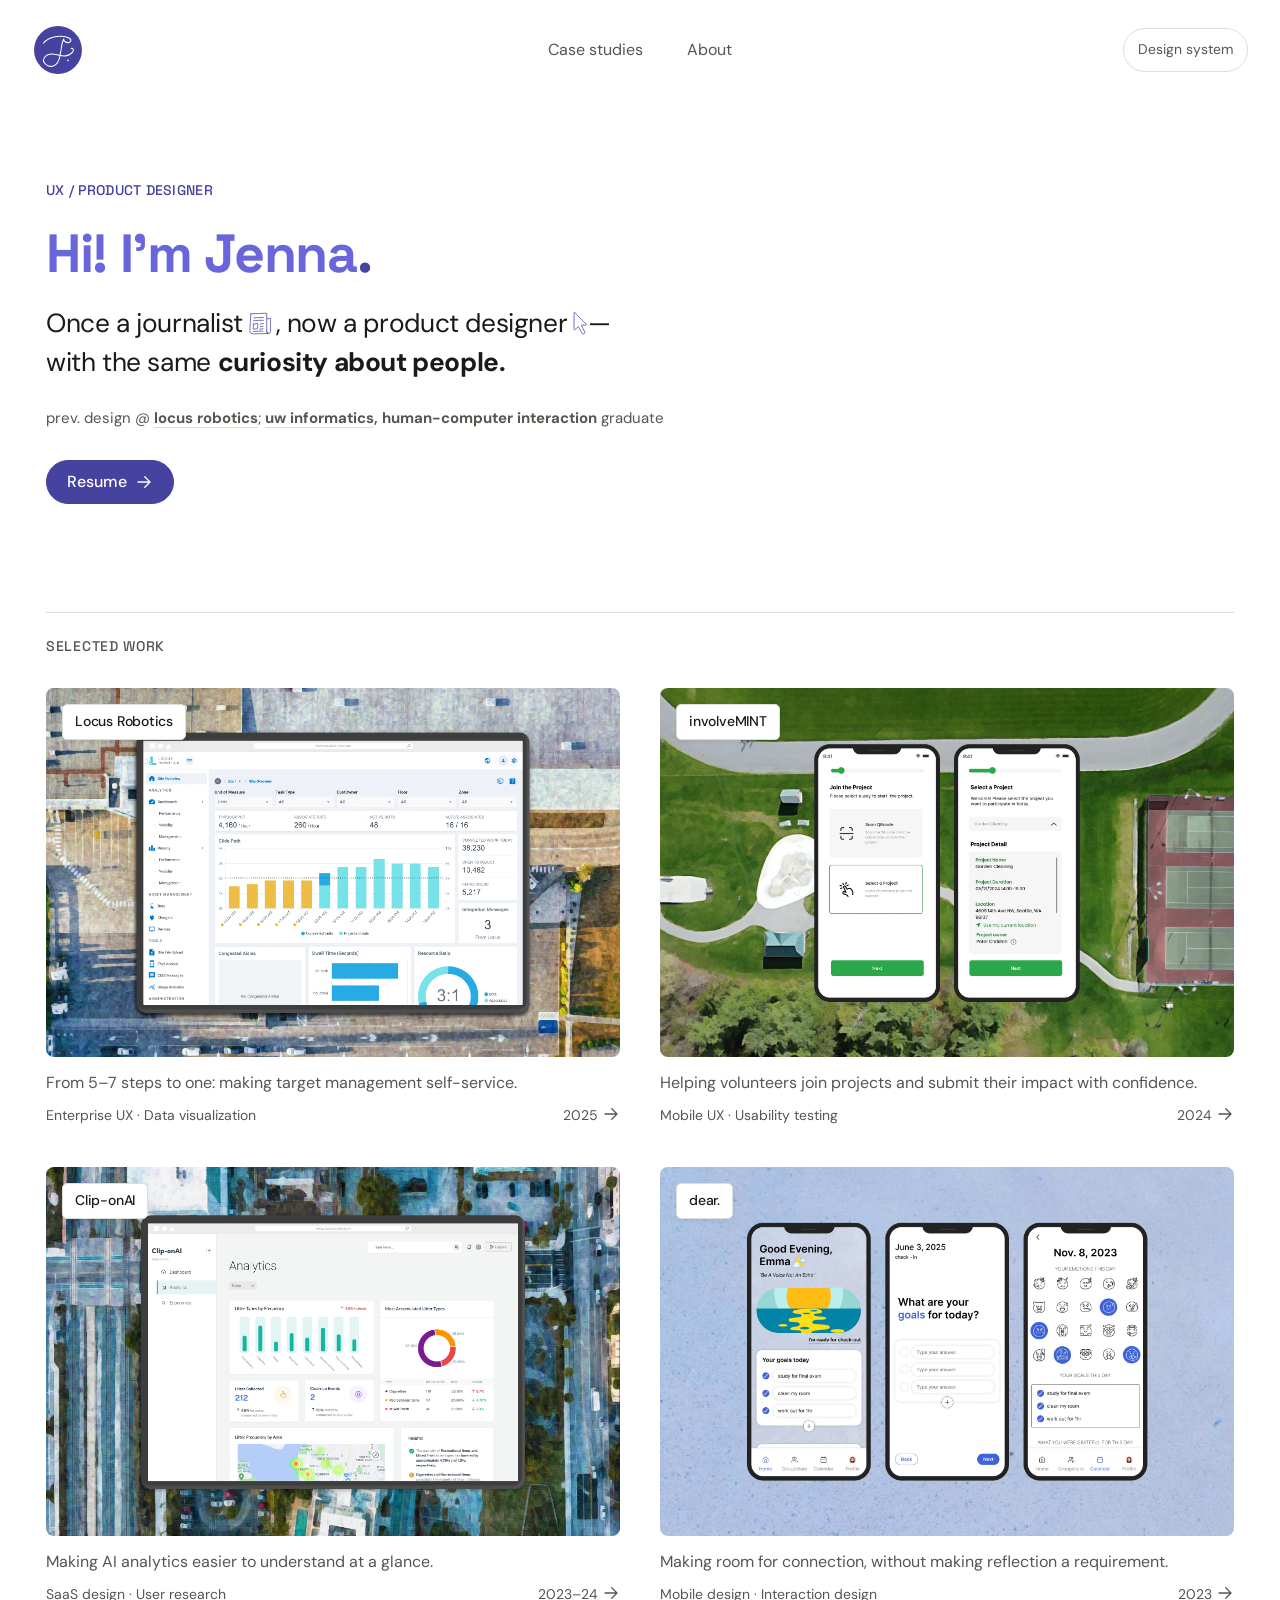
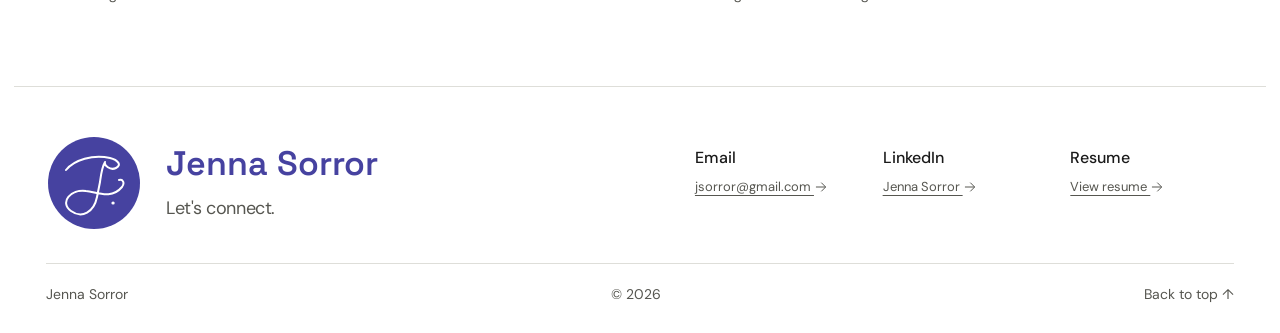
<file: index.html>
<!DOCTYPE html>

<html lang="en"><head><link as="font" crossorigin="" href="/assets/space-grotesk-variable.ttf" rel="preload" type="font/ttf"/><meta charset="utf-8"/><meta content="width=device-width,initial-scale=1" name="viewport"/><title>UX Design Portfolio | Jenna Sorror</title><meta content="Jenna Sorror — UX designer blending storytelling, accessible design, and clear digital experiences." name="description"/><link as="font" crossorigin="" href="/assets/sans.woff2" rel="preload" type="font/woff2"/><link href="/design-tokens.css?v=745b3ae3ad" rel="stylesheet"/><link href="/style.css?v=02c57d635f" rel="stylesheet"/><script defer="" src="/app.js?v=f44a3ab343"></script><link href="/design-system.css?v=8ac322d73a" rel="stylesheet"/><link href="/assets/brand-mark.svg?v=8d9b8e1a7a" rel="icon" sizes="any" type="image/svg+xml"/><link href="/favicon.ico?v=8d9b8e1a7a" rel="icon" sizes="16x16 32x32 48x48" type="image/x-icon"/><link href="/assets/favicon-32.png?v=8d9b8e1a7a" rel="icon" sizes="32x32" type="image/png"/><link href="/assets/apple-touch-icon.png?v=8d9b8e1a7a" rel="apple-touch-icon"/><link href="/system.css?v=2609588180" rel="stylesheet"/></head><body id="top"><a class="skip" href="#main">Skip to content</a><header><a aria-label="Jenna Sorror home" class="home-mark" href="/"><svg aria-hidden="true" focusable="false" viewbox="0 0 96 96" xmlns="http://www.w3.org/2000/svg"><circle class="ribbon-disc" cx="48" cy="48" fill="#4642a0" r="46"></circle><path class="signature-j" d="M20 35C28 25 47 19 64 23C72 25 76 30 70 33C64 36 58 30 59 27C56 32 55 39 54 47L51 62C48 77 36 84 25 76C13 67 25 54 40 56C51 57 65 65 76 52C79 48 77 44 73 45" data-brand-stroke="" fill="none" pathlength="1" stroke="#fff" stroke-linecap="round" stroke-linejoin="round" stroke-width="2"></path><path class="signature-accent" d="M67 68h.1" data-brand-stroke="" fill="none" pathlength="1" stroke="#fff" stroke-linecap="round" stroke-linejoin="round" stroke-width="3.2"></path></svg></a><nav aria-label="Main navigation"><a href="/#works">Case studies</a><a href="/about/">About</a></nav><a class="system-link" href="/design-system/">Design system</a><button aria-controls="site-menu" aria-expanded="false" aria-label="Open navigation menu" class="mobile-menu-toggle" type="button"><svg aria-hidden="true" viewbox="0 0 32 32"><path d="M5 9h22M5 16h22M5 23h22"></path></svg></button></header><main id="main" tabindex="-1"><section class="home-hero"><div class="hero-introduction"><p class="eyebrow" style="margin-bottom:18px">UX / Product Designer</p><h1><span class="hero-name">Hi! I'm Jenna<span class="purple">.</span></span><span class="headline-story">Once a <span class="headline-word"><span class="headline-role-accent">journalist</span><svg aria-hidden="true" class="headline-icon headline-newspaper" focusable="false" viewbox="0 0 60 56"><path class="paper-contour" d="M10 8c11-1 23 0 34-1v38c0 7 8 7 8 0V18l-8 1M10 8 8 44c0 5 3 7 8 7l32-1M44 45c0 3 1 5 4 5"></path><path class="paper-contour" d="m16 30 9-1-1 11-9 1 1-11Z"></path><path class="newspaper-writing" d="M17 17c6-1 13-1 20-1" pathlength="1" style="--write-delay:0s"></path><path class="newspaper-writing" d="M16 23c7-1 14-1 21-1" pathlength="1" style="--write-delay:.15s"></path><path class="newspaper-writing" d="m30 30 7-1" pathlength="1" style="--write-delay:.3s"></path><path class="newspaper-writing" d="m30 36 6-1" pathlength="1" style="--write-delay:.45s"></path><path class="newspaper-writing" d="m29 41 7-1" pathlength="1" style="--write-delay:.6s"></path><path class="newspaper-writing" d="M15 46c7-1 14-1 21-1" pathlength="1" style="--write-delay:.75s"></path></svg></span>, now a <span class="headline-word"><span class="headline-role-accent">product designer</span><svg aria-hidden="true" class="headline-icon headline-cursor" focusable="false" viewbox="0 0 40 54"><g class="cursor-pointer"><path d="M7 5C14 12 24 22 31 29c1 1 1 2-1 2l-9 .2 7 14c1 2 0 3-2 4-2 1-3 0-4-2l-7-13-7 6c-1 1-2 1-2-1L6 8c0-2 0-3 1-3Z"></path></g><g class="cursor-click"><path d="m3 3-2-2M3 10l-3 .2M17 3l2-3"></path></g></svg>—</span><br/><span class="headline-conclusion">with the same <strong>curiosity about people.</strong></span></span></h1><p class="hero-sub">prev. design @ <a href="https://locusrobotics.com/" rel="noopener noreferrer" target="_blank"><strong>locus robotics</strong></a>; <a href="https://ischool.uw.edu/programs/informatics" rel="noopener noreferrer" target="_blank"><strong>uw informatics</strong></a><strong>, human-computer interaction</strong> graduate</p><a class="pill" href="https://drive.google.com/file/d/19zWwg7ZewwxNA2cMb1BsrC5pMy4s9Al8/view?usp=sharing" rel="noopener noreferrer" target="_blank">Resume <svg aria-hidden="true" class="arrow-icon" focusable="false" viewbox="0 0 24 24"><path d="M4 12h15M13 5l7 7-7 7"></path></svg><span class="sr-only"> (opens in a new tab)</span></a></div></section><section class="works" id="works"><div class="section-heading"><h2>Selected work</h2></div><div class="project-grid"><a class="project-card" href="/case-studies/locus/"><div class="card-image"><img alt="Locus Robotics original product mockup" height="5604" loading="lazy" src="/assets/0R4V6WIxp9sVbRbz611iLjFStI.webp" width="8928"/><div class="card-title"><h3>Locus Robotics</h3></div></div><div class="card-copy"><p>From 5–7 steps to one: making target management self-service.</p><div class="card-meta"><span class="tags">Enterprise UX · Data visualization</span><span>2025 <svg aria-hidden="true" class="arrow-icon" focusable="false" viewbox="0 0 24 24"><path d="M4 12h15M13 5l7 7-7 7"></path></svg></span></div></div></a><a class="project-card" href="/case-studies/involvemint/"><div class="card-image"><img alt="involveMINT original product mockup" height="5848" loading="lazy" src="/assets/ejK6WlOcx2nZmEd6pExPHQaFk.webp" width="8296"/><div class="card-title"><h3>involveMINT</h3></div></div><div class="card-copy"><p>Helping volunteers join projects and submit their impact with confidence.</p><div class="card-meta"><span class="tags">Mobile UX · Usability testing</span><span>2024 <svg aria-hidden="true" class="arrow-icon" focusable="false" viewbox="0 0 24 24"><path d="M4 12h15M13 5l7 7-7 7"></path></svg></span></div></div></a><a class="project-card" href="/case-studies/clip-onai/"><div class="card-image"><img alt="Clip-onAI original product mockup" height="5884" loading="lazy" src="/assets/FkuKgVPsbYbQZ12wokzLOCTg.webp" width="8928"/><div class="card-title"><h3>Clip-onAI</h3></div></div><div class="card-copy"><p>Making AI analytics easier to understand at a glance.</p><div class="card-meta"><span class="tags">SaaS design · User research</span><span>2023–24 <svg aria-hidden="true" class="arrow-icon" focusable="false" viewbox="0 0 24 24"><path d="M4 12h15M13 5l7 7-7 7"></path></svg></span></div></div></a><a class="project-card" href="/case-studies/dear/"><div class="card-image"><img alt="dear. original product mockup" height="5584" loading="lazy" src="/assets/hncKYhhkcksyzqhgR87JSJIQHY.webp" width="7920"/><div class="card-title"><h3>dear.</h3></div></div><div class="card-copy"><p>Making room for connection, without making reflection a requirement.</p><div class="card-meta"><span class="tags">Mobile design · Interaction design</span><span>2023 <svg aria-hidden="true" class="arrow-icon" focusable="false" viewbox="0 0 24 24"><path d="M4 12h15M13 5l7 7-7 7"></path></svg></span></div></div></a></div></section></main><footer><div class="footer-top"><div class="footer-identity"><a aria-label="Jenna Sorror home" class="footer-logo" href="/"><svg aria-hidden="true" focusable="false" viewbox="0 0 96 96" xmlns="http://www.w3.org/2000/svg"><circle class="ribbon-disc" cx="48" cy="48" fill="#4642a0" r="46"></circle><path class="signature-j" d="M20 35C28 25 47 19 64 23C72 25 76 30 70 33C64 36 58 30 59 27C56 32 55 39 54 47L51 62C48 77 36 84 25 76C13 67 25 54 40 56C51 57 65 65 76 52C79 48 77 44 73 45" data-brand-stroke="" fill="none" pathlength="1" stroke="#fff" stroke-linecap="round" stroke-linejoin="round" stroke-width="2"></path><path class="signature-accent" d="M67 68h.1" data-brand-stroke="" fill="none" pathlength="1" stroke="#fff" stroke-linecap="round" stroke-linejoin="round" stroke-width="3.2"></path></svg></a><div><p class="footer-name">Jenna Sorror</p><h2>Let's connect.</h2></div></div><div class="contacts"><a href="mailto:jsorror@gmail.com" rel="noopener noreferrer" target="_blank">Email <span>jsorror@gmail.com <svg aria-hidden="true" class="arrow-icon" focusable="false" viewbox="0 0 24 24"><path d="M4 12h15M13 5l7 7-7 7"></path></svg></span><span class="sr-only"> (opens in a new tab)</span></a><a href="https://www.linkedin.com/in/jennasorror/" rel="noopener noreferrer" target="_blank">LinkedIn <span>Jenna Sorror <svg aria-hidden="true" class="arrow-icon" focusable="false" viewbox="0 0 24 24"><path d="M4 12h15M13 5l7 7-7 7"></path></svg></span><span class="sr-only"> (opens in a new tab)</span></a><a href="https://drive.google.com/file/d/19zWwg7ZewwxNA2cMb1BsrC5pMy4s9Al8/view?usp=sharing" rel="noopener noreferrer" target="_blank">Resume <span>View resume <svg aria-hidden="true" class="arrow-icon" focusable="false" viewbox="0 0 24 24"><path d="M4 12h15M13 5l7 7-7 7"></path></svg></span><span class="sr-only"> (opens in a new tab)</span></a></div></div><div class="copyright"><a href="/">Jenna Sorror</a><span>© 2026</span><a href="#top">Back to top ↑</a></div></footer><dialog aria-label="Expanded project image"><button aria-label="Close image" class="close">Close ×</button><div class="image-stage"><img alt=""/></div><p class="viewer-caption"></p></dialog><dialog aria-label="Navigation menu" class="mobile-menu" id="site-menu"><div class="menu-top"><a aria-label="Jenna Sorror home" class="menu-home" href="/"><svg aria-hidden="true" focusable="false" viewbox="0 0 96 96" xmlns="http://www.w3.org/2000/svg"><circle class="ribbon-disc" cx="48" cy="48" fill="#4642a0" r="46"></circle><path class="signature-j" d="M20 35C28 25 47 19 64 23C72 25 76 30 70 33C64 36 58 30 59 27C56 32 55 39 54 47L51 62C48 77 36 84 25 76C13 67 25 54 40 56C51 57 65 65 76 52C79 48 77 44 73 45" data-brand-stroke="" fill="none" pathlength="1" stroke="#fff" stroke-linecap="round" stroke-linejoin="round" stroke-width="2"></path><path class="signature-accent" d="M67 68h.1" data-brand-stroke="" fill="none" pathlength="1" stroke="#fff" stroke-linecap="round" stroke-linejoin="round" stroke-width="3.2"></path></svg></a><button aria-label="Close navigation menu" autofocus="" class="menu-close" type="button"><svg aria-hidden="true" viewbox="0 0 32 32"><path d="M7 7l18 18M25 7L7 25"></path></svg></button></div><nav aria-label="Mobile navigation" class="menu-links"><a data-menu-page="work" href="/#works">Case studies</a><a data-menu-page="about" href="/about/">About</a><a data-menu-page="system" href="/design-system/">Design system</a></nav><div class="menu-contact"><p>Let’s connect.</p><a class="menu-email" href="mailto:jsorror@gmail.com" rel="noopener noreferrer" target="_blank">jsorror@gmail.com<span class="sr-only"> (opens in a new tab)</span></a><div><a href="https://www.linkedin.com/in/jennasorror/" rel="noopener noreferrer" target="_blank">LinkedIn<span class="sr-only"> (opens in a new tab)</span></a><a href="https://drive.google.com/file/d/19zWwg7ZewwxNA2cMb1BsrC5pMy4s9Al8/view?usp=sharing" rel="noopener noreferrer" target="_blank">Resume<span class="sr-only"> (opens in a new tab)</span></a></div></div></dialog></body></html>
</file>
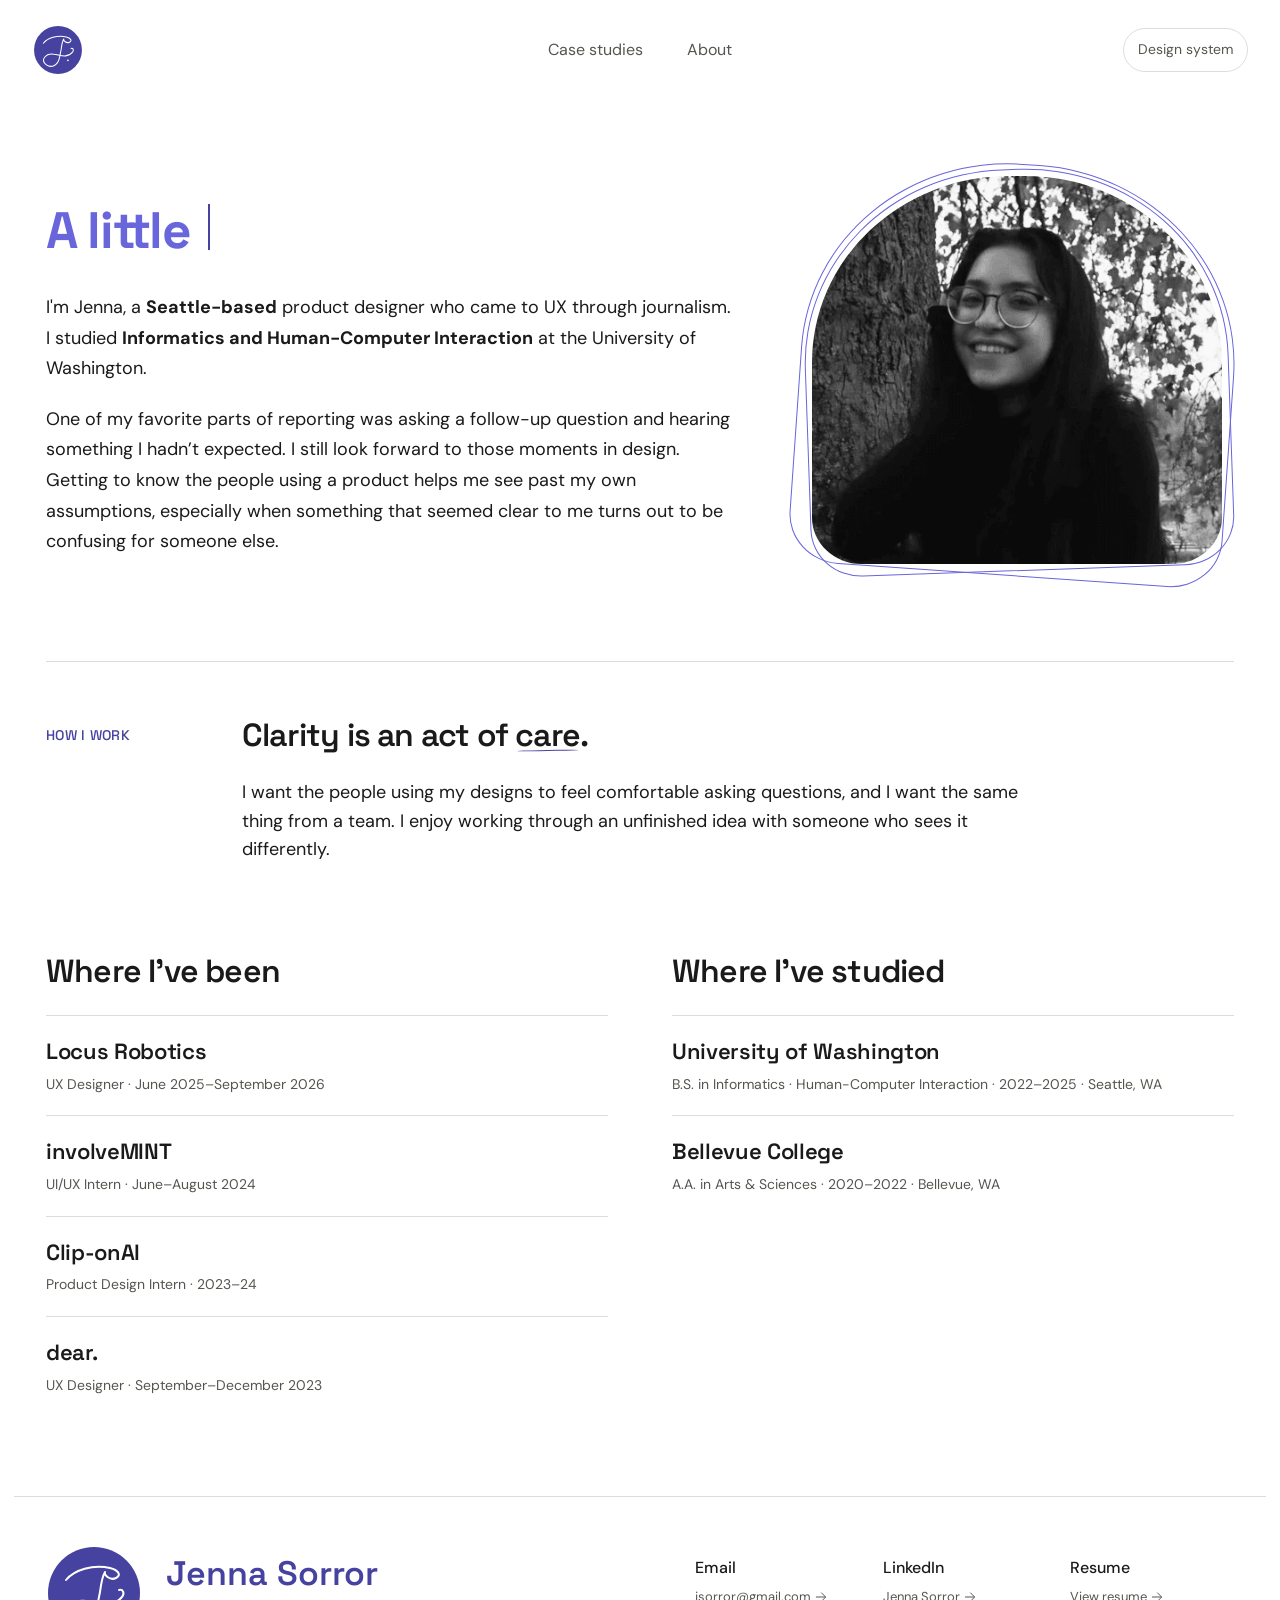
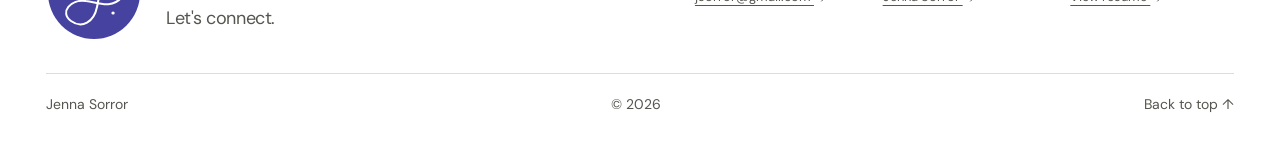
<file: about/index.html>
<!DOCTYPE html>

<html lang="en"><head><link as="font" crossorigin="" href="/assets/space-grotesk-variable.ttf" rel="preload" type="font/ttf"/><meta charset="utf-8"/><meta content="width=device-width,initial-scale=1" name="viewport"/><title>About | Jenna Sorror</title><meta content="Meet Jenna Sorror, a Seattle-based product designer and UW Informatics graduate with a background in journalism." name="description"/><link as="font" crossorigin="" href="/assets/sans.woff2" rel="preload" type="font/woff2"/><link href="/design-tokens.css?v=745b3ae3ad" rel="stylesheet"/><link href="/style.css?v=02c57d635f" rel="stylesheet"/><script defer="" src="/app.js?v=f44a3ab343"></script><link href="/design-system.css?v=8ac322d73a" rel="stylesheet"/><link href="/assets/brand-mark.svg?v=8d9b8e1a7a" rel="icon" sizes="any" type="image/svg+xml"/><link href="/favicon.ico?v=8d9b8e1a7a" rel="icon" sizes="16x16 32x32 48x48" type="image/x-icon"/><link href="/assets/favicon-32.png?v=8d9b8e1a7a" rel="icon" sizes="32x32" type="image/png"/><link href="/assets/apple-touch-icon.png?v=8d9b8e1a7a" rel="apple-touch-icon"/><link href="/system.css?v=2609588180" rel="stylesheet"/></head><body id="top"><a class="skip" href="#main">Skip to content</a><header><a aria-label="Jenna Sorror home" class="home-mark" href="/"><svg aria-hidden="true" focusable="false" viewbox="0 0 96 96" xmlns="http://www.w3.org/2000/svg"><circle class="ribbon-disc" cx="48" cy="48" fill="#4642a0" r="46"></circle><path class="signature-j" d="M20 35C28 25 47 19 64 23C72 25 76 30 70 33C64 36 58 30 59 27C56 32 55 39 54 47L51 62C48 77 36 84 25 76C13 67 25 54 40 56C51 57 65 65 76 52C79 48 77 44 73 45" data-brand-stroke="" fill="none" pathlength="1" stroke="#fff" stroke-linecap="round" stroke-linejoin="round" stroke-width="2"></path><path class="signature-accent" d="M67 68h.1" data-brand-stroke="" fill="none" pathlength="1" stroke="#fff" stroke-linecap="round" stroke-linejoin="round" stroke-width="3.2"></path></svg></a><nav aria-label="Main navigation"><a href="/#works">Case studies</a><a href="/about/">About</a></nav><a class="system-link" href="/design-system/">Design system</a><button aria-controls="site-menu" aria-expanded="false" aria-label="Open navigation menu" class="mobile-menu-toggle" type="button"><svg aria-hidden="true" viewbox="0 0 32 32"><path d="M5 9h22M5 16h22M5 23h22"></path></svg></button></header><main id="main" tabindex="-1"><section class="about-intro"><div class="about-intro-copy"><h1 class="about-typed-heading"><span class="sr-only">A little about me.</span><span aria-hidden="true" class="typed-greeting">A little about me<span class="about-heading-dot">.</span></span></h1><p>I'm Jenna, a <strong>Seattle-based</strong> product designer who came to UX through journalism. I studied <strong>Informatics and Human-Computer Interaction</strong> at the University of Washington.</p><p>One of my favorite parts of reporting was asking a follow-up question and hearing something I hadn’t expected. I still look forward to those moments in design. Getting to know the people using a product helps me see past my own assumptions, especially when something that seemed clear to me turns out to be confusing for someone else.</p></div><figure class="about-portrait"><img alt="Jenna Sorror" class="portrait" height="435" src="/assets/X06zHUKJHyg8ia5EJMYvLdKroq8.webp" width="460"/></figure></section><section class="story-section" id="values"><div class="section-label">How I work</div><div class="section-content"><h2>Clarity is an act of <span class="care-static-underline">care</span>.</h2><p>I want the people using my designs to feel comfortable asking questions, and I want the same thing from a team. I enjoy working through an unfinished idea with someone who sees it differently.</p></div></section><div class="about-history"><section class="experience about-timeline"><h2>Where I’ve been</h2><article><h3>Locus Robotics</h3><p class="muted">UX Designer · June 2025–September 2026</p></article><article><h3>involveMINT</h3><p class="muted">UI/UX Intern · June–August 2024</p></article><article><h3>Clip-onAI</h3><p class="muted">Product Design Intern · 2023–24</p></article><article><h3>dear.</h3><p class="muted">UX Designer · September–December 2023</p></article></section><section class="experience about-timeline" id="education"><h2>Where I’ve studied</h2><article><h3>University of Washington</h3><p class="muted">B.S. in Informatics · Human-Computer Interaction · 2022–2025 · Seattle, WA</p></article><article><h3>Bellevue College</h3><p class="muted">A.A. in Arts &amp; Sciences · 2020–2022 · Bellevue, WA</p></article></section></div></main><footer><div class="footer-top"><div class="footer-identity"><a aria-label="Jenna Sorror home" class="footer-logo" href="/"><svg aria-hidden="true" focusable="false" viewbox="0 0 96 96" xmlns="http://www.w3.org/2000/svg"><circle class="ribbon-disc" cx="48" cy="48" fill="#4642a0" r="46"></circle><path class="signature-j" d="M20 35C28 25 47 19 64 23C72 25 76 30 70 33C64 36 58 30 59 27C56 32 55 39 54 47L51 62C48 77 36 84 25 76C13 67 25 54 40 56C51 57 65 65 76 52C79 48 77 44 73 45" data-brand-stroke="" fill="none" pathlength="1" stroke="#fff" stroke-linecap="round" stroke-linejoin="round" stroke-width="2"></path><path class="signature-accent" d="M67 68h.1" data-brand-stroke="" fill="none" pathlength="1" stroke="#fff" stroke-linecap="round" stroke-linejoin="round" stroke-width="3.2"></path></svg></a><div><p class="footer-name">Jenna Sorror</p><h2>Let's connect.</h2></div></div><div class="contacts"><a href="mailto:jsorror@gmail.com" rel="noopener noreferrer" target="_blank">Email <span>jsorror@gmail.com <svg aria-hidden="true" class="arrow-icon" focusable="false" viewbox="0 0 24 24"><path d="M4 12h15M13 5l7 7-7 7"></path></svg></span><span class="sr-only"> (opens in a new tab)</span></a><a href="https://www.linkedin.com/in/jennasorror/" rel="noopener noreferrer" target="_blank">LinkedIn <span>Jenna Sorror <svg aria-hidden="true" class="arrow-icon" focusable="false" viewbox="0 0 24 24"><path d="M4 12h15M13 5l7 7-7 7"></path></svg></span><span class="sr-only"> (opens in a new tab)</span></a><a href="https://drive.google.com/file/d/19zWwg7ZewwxNA2cMb1BsrC5pMy4s9Al8/view?usp=sharing" rel="noopener noreferrer" target="_blank">Resume <span>View resume <svg aria-hidden="true" class="arrow-icon" focusable="false" viewbox="0 0 24 24"><path d="M4 12h15M13 5l7 7-7 7"></path></svg></span><span class="sr-only"> (opens in a new tab)</span></a></div></div><div class="copyright"><a href="/">Jenna Sorror</a><span>© 2026</span><a href="#top">Back to top ↑</a></div></footer><dialog aria-label="Expanded project image"><button aria-label="Close image" class="close">Close ×</button><div class="image-stage"><img alt=""/></div><p class="viewer-caption"></p></dialog><dialog aria-label="Navigation menu" class="mobile-menu" id="site-menu"><div class="menu-top"><a aria-label="Jenna Sorror home" class="menu-home" href="/"><svg aria-hidden="true" focusable="false" viewbox="0 0 96 96" xmlns="http://www.w3.org/2000/svg"><circle class="ribbon-disc" cx="48" cy="48" fill="#4642a0" r="46"></circle><path class="signature-j" d="M20 35C28 25 47 19 64 23C72 25 76 30 70 33C64 36 58 30 59 27C56 32 55 39 54 47L51 62C48 77 36 84 25 76C13 67 25 54 40 56C51 57 65 65 76 52C79 48 77 44 73 45" data-brand-stroke="" fill="none" pathlength="1" stroke="#fff" stroke-linecap="round" stroke-linejoin="round" stroke-width="2"></path><path class="signature-accent" d="M67 68h.1" data-brand-stroke="" fill="none" pathlength="1" stroke="#fff" stroke-linecap="round" stroke-linejoin="round" stroke-width="3.2"></path></svg></a><button aria-label="Close navigation menu" autofocus="" class="menu-close" type="button"><svg aria-hidden="true" viewbox="0 0 32 32"><path d="M7 7l18 18M25 7L7 25"></path></svg></button></div><nav aria-label="Mobile navigation" class="menu-links"><a data-menu-page="work" href="/#works">Case studies</a><a data-menu-page="about" href="/about/">About</a><a data-menu-page="system" href="/design-system/">Design system</a></nav><div class="menu-contact"><p>Let’s connect.</p><a class="menu-email" href="mailto:jsorror@gmail.com" rel="noopener noreferrer" target="_blank">jsorror@gmail.com<span class="sr-only"> (opens in a new tab)</span></a><div><a href="https://www.linkedin.com/in/jennasorror/" rel="noopener noreferrer" target="_blank">LinkedIn<span class="sr-only"> (opens in a new tab)</span></a><a href="https://drive.google.com/file/d/19zWwg7ZewwxNA2cMb1BsrC5pMy4s9Al8/view?usp=sharing" rel="noopener noreferrer" target="_blank">Resume<span class="sr-only"> (opens in a new tab)</span></a></div></div></dialog></body></html>
</file>
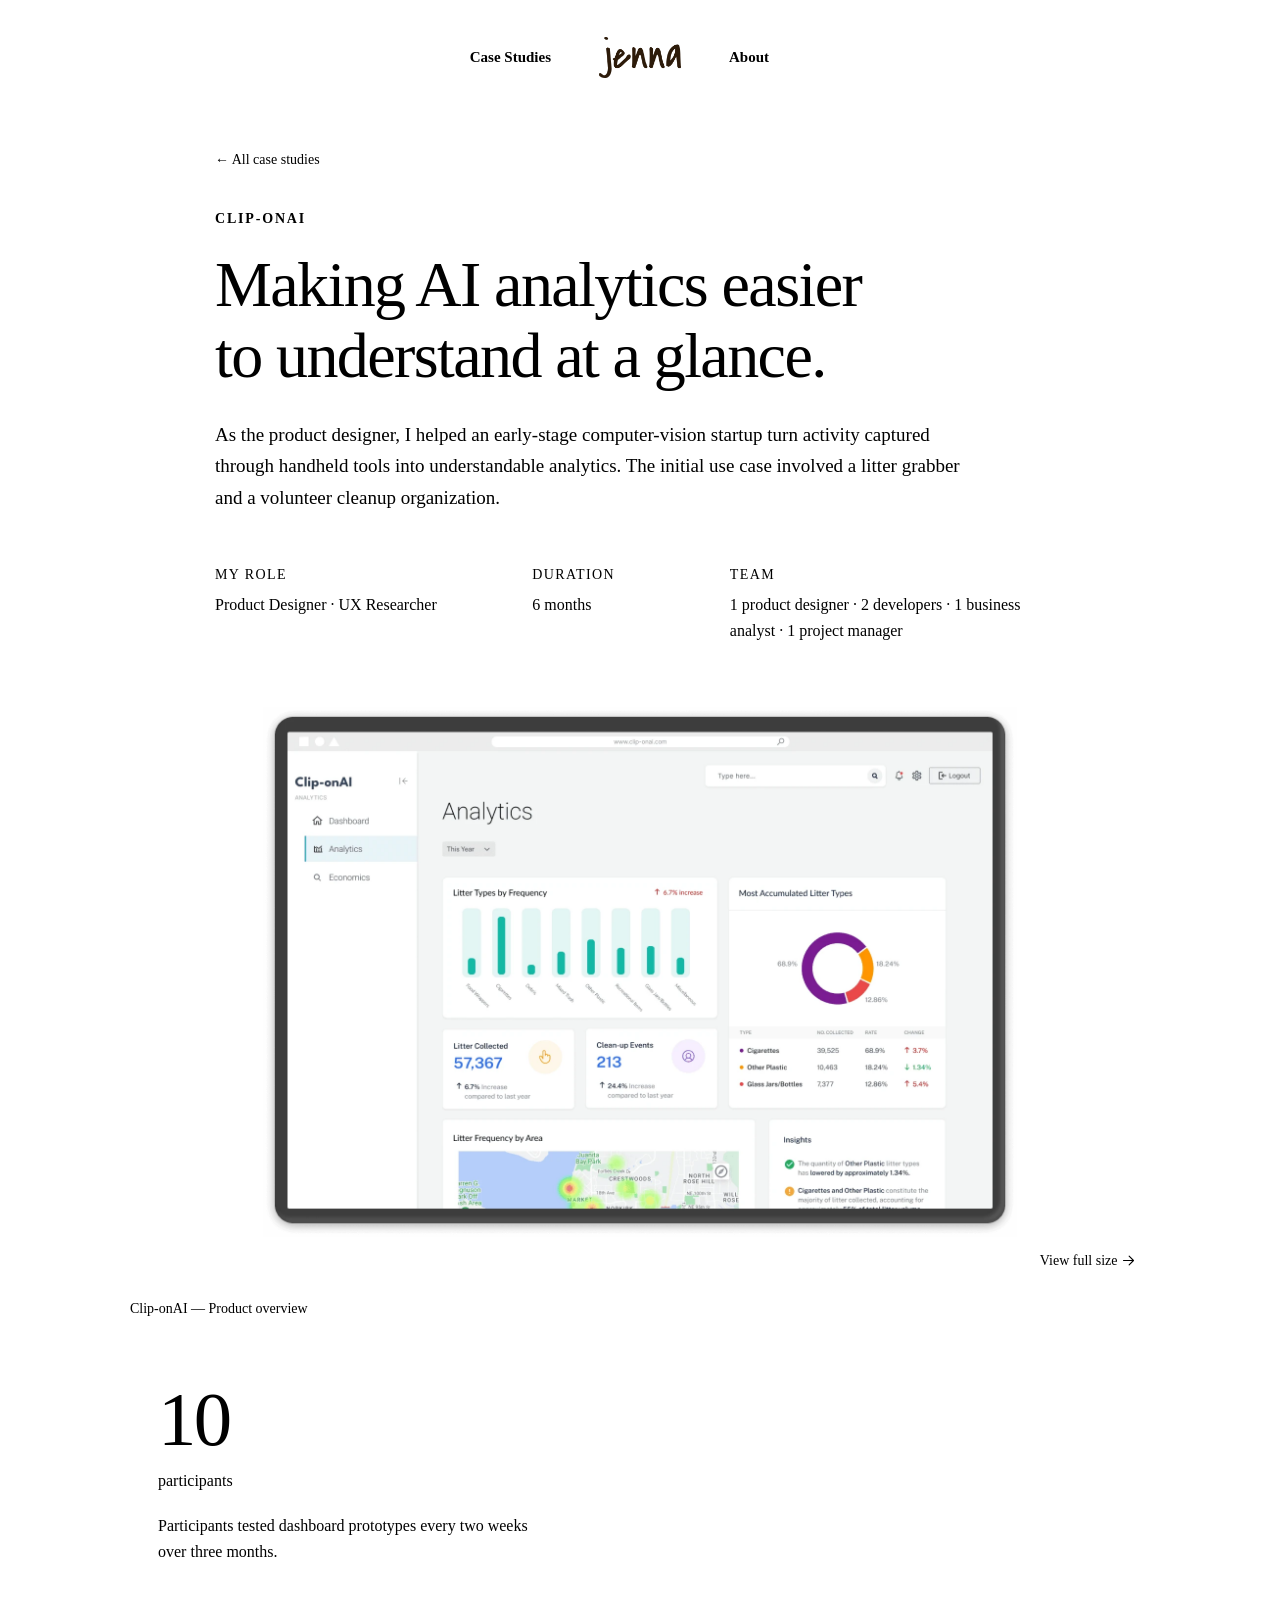
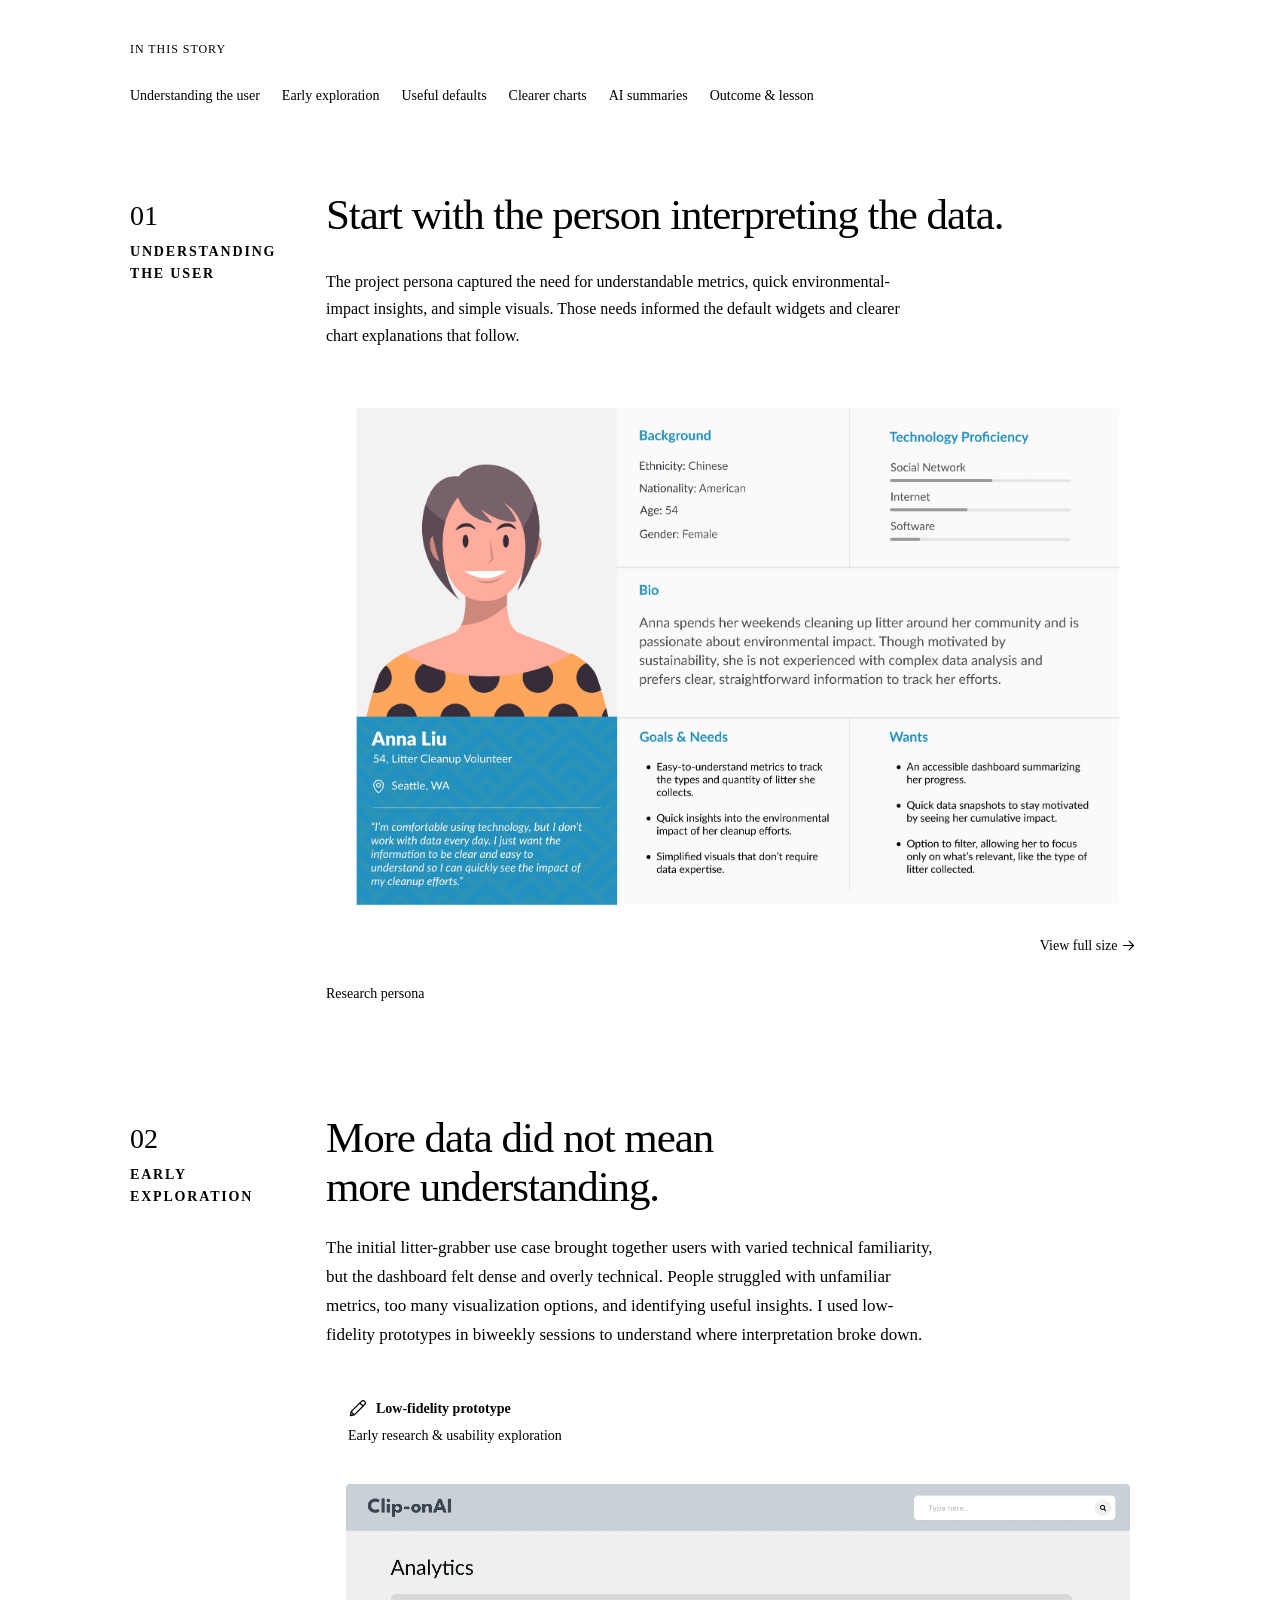
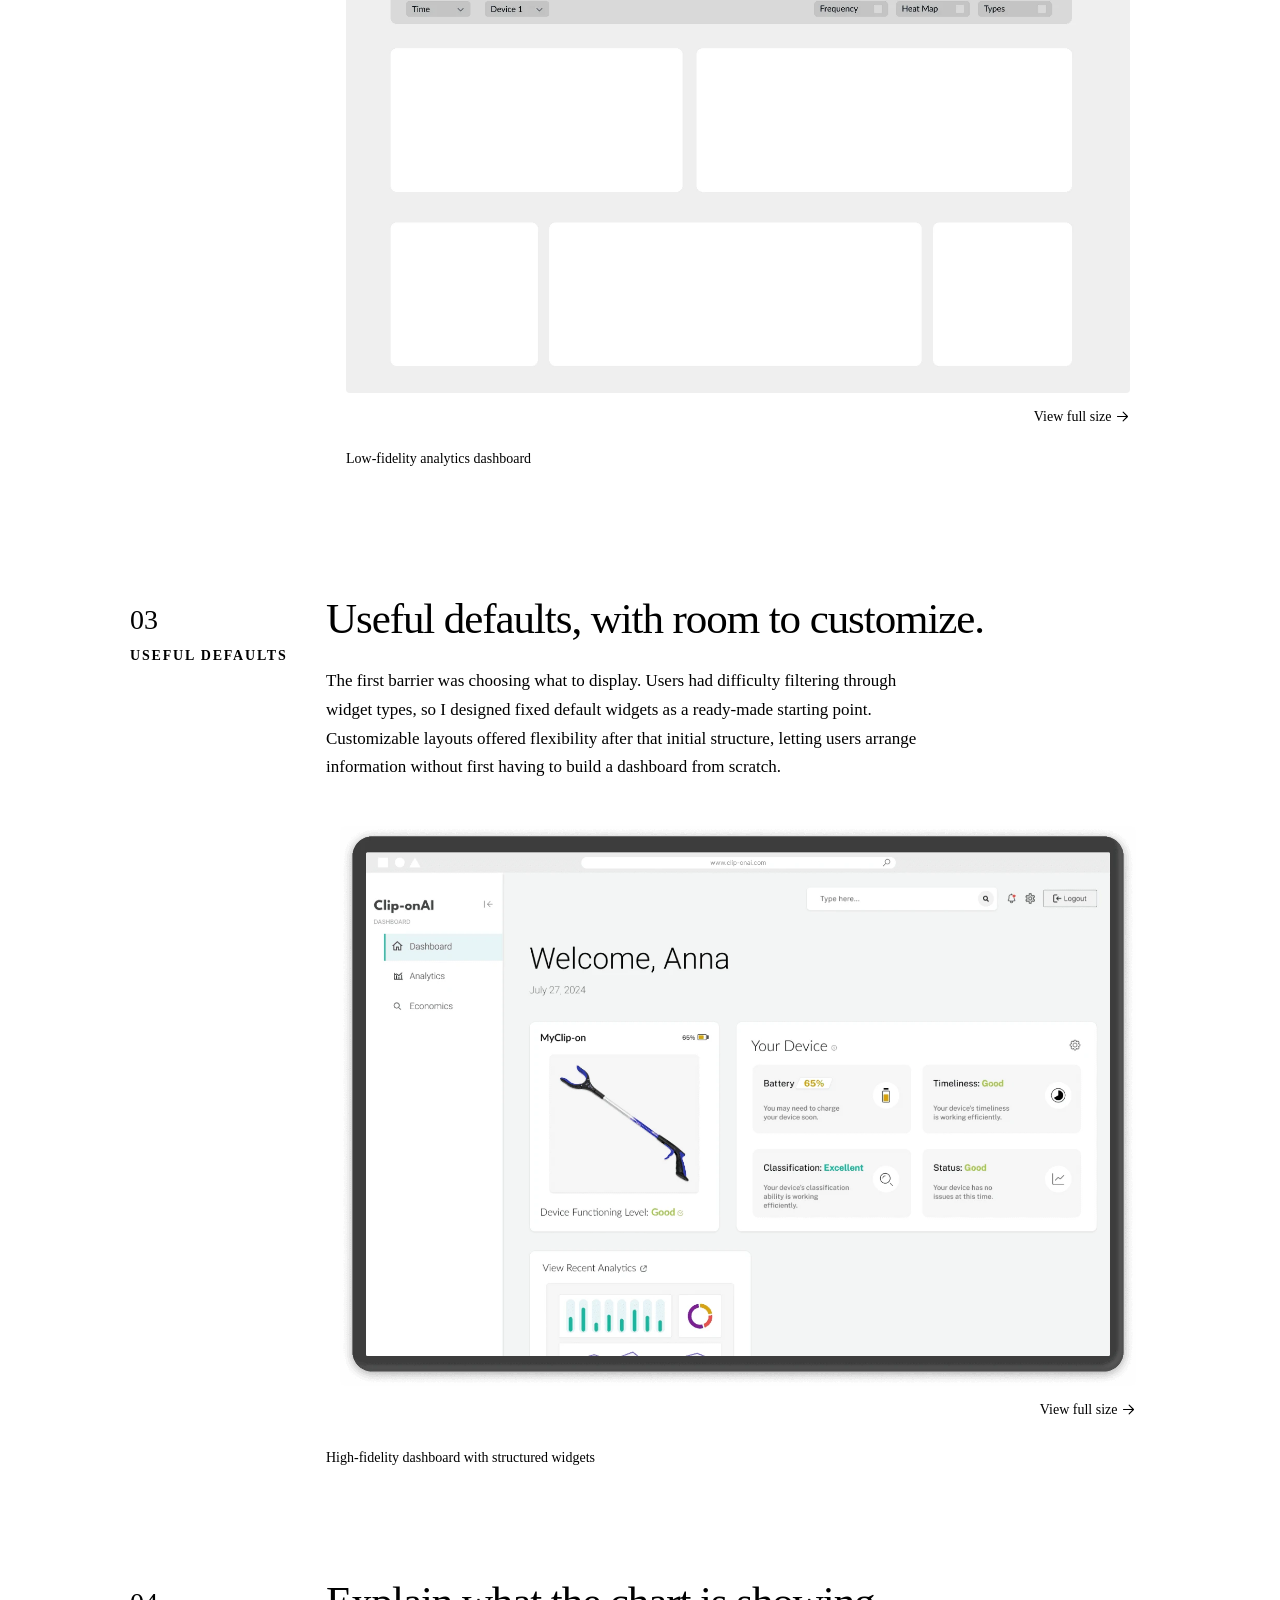
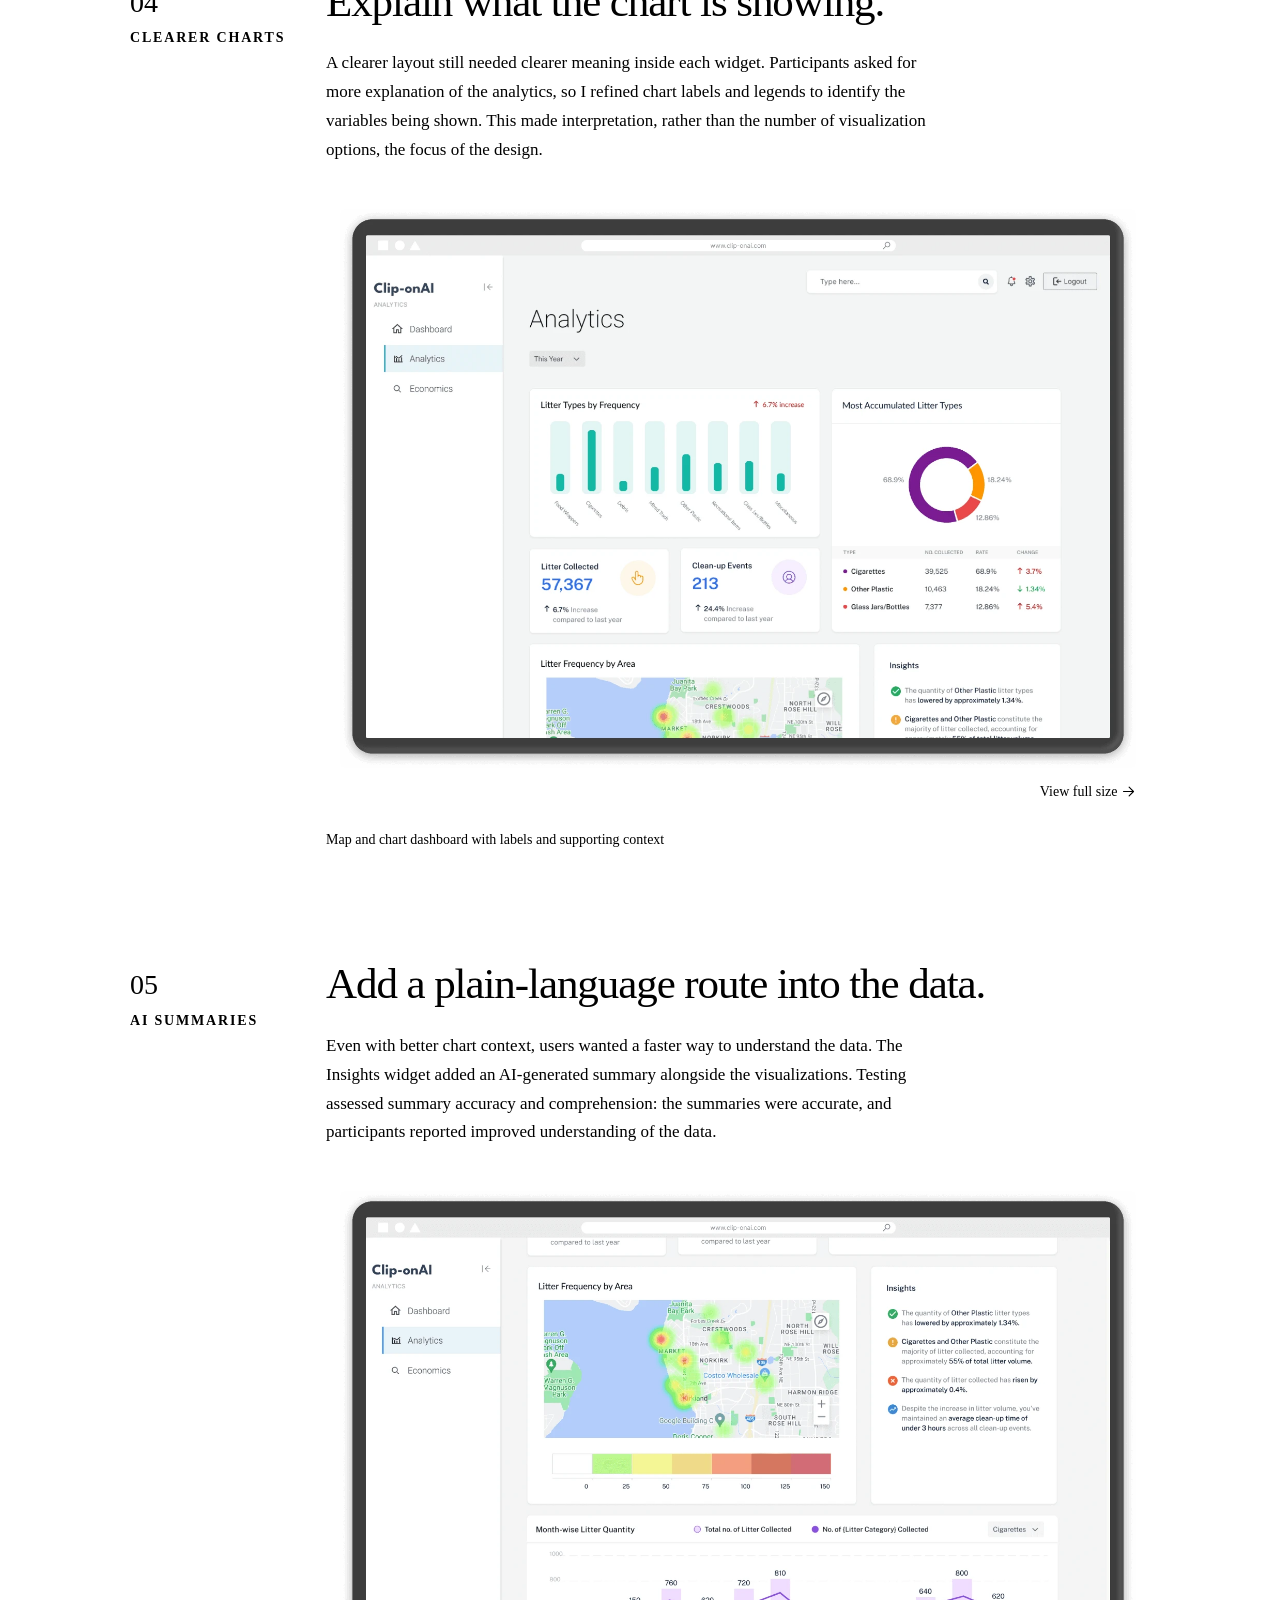
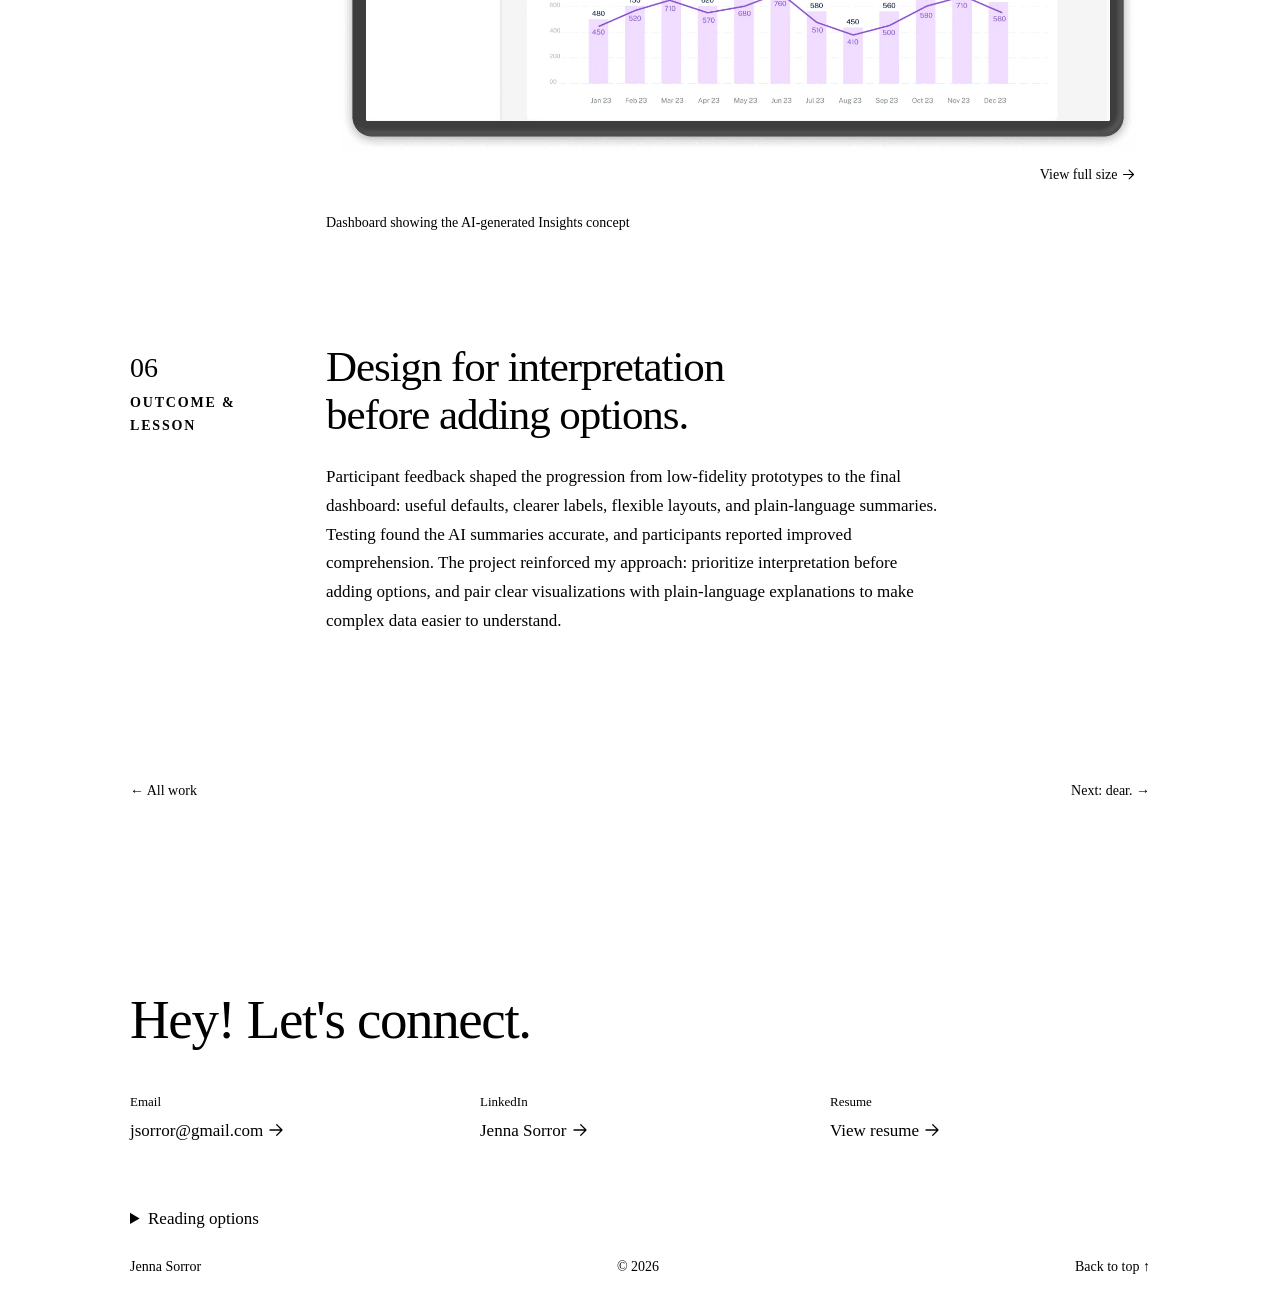
<file: clip-onai/index.html>
<!doctype html><html lang="en"><head><meta charset="utf-8"><meta name="viewport" content="width=device-width,initial-scale=1"><title>Clip-onAI | Jenna Sorror</title><meta name="description" content="Jenna Sorror — UX designer blending storytelling, accessible design, and clear digital experiences."><link rel="preload" href="/assets/serif.woff2" as="font" type="font/woff2" crossorigin fetchpriority="high"><link rel="preload" href="/assets/sans.woff2" as="font" type="font/woff2" crossorigin><link rel="stylesheet" href="/style.css?v=portfolio-update-20261102-brown-final"><script src="/app.js?v=portfolio-update-20261102-brown-final" defer></script><link rel="icon" href="/favicon.ico?v=2" sizes="16x16 32x32 48x48"><link rel="icon" type="image/png" sizes="32x32" href="/assets/favicon-32-light.png?v=2"><link rel="icon" type="image/png" sizes="32x32" href="/assets/favicon-32-dark.png?v=2" media="(prefers-color-scheme: dark)"></head><body id="top"><a class="skip" href="#main">Skip to content</a><header><nav aria-label="Main navigation"><a href="/#works">Case Studies</a><a class="brand" href="/" aria-label="Jenna Sorror home"><img src="/assets/63q6XhkvGhMPZFG9ArWYIcMCmDg.webp" alt="Jenna" width="628" height="317"></a><a href="/about/">About</a></nav></header><main id="main" tabindex="-1"><article class="case"><div class="case-heading"><a class="back" href="/#works">← All case studies</a><p class="eyebrow">Clip-onAI</p><h1>Making AI analytics easier to understand at a glance.</h1><p class="intro">As the product designer, I helped an early-stage computer-vision startup turn activity captured through handheld tools into understandable analytics. The initial use case involved a litter grabber and a volunteer cleanup organization.</p></div><div class="project-meta"><div><span>My role</span><p>Product Designer · UX Researcher</p></div><div><span>Duration</span><p>6 months</p></div><div><span>Team</span><p>1 product designer · 2 developers · 1 business analyst · 1 project manager</p></div></div><figure><button class="image-button" data-expand aria-label="Expand: Clip-onAI — Product overview"><img src="/assets/AW6214WtkqIc3UOnvid4eXn3pQ.webp" alt="Clip-onAI — Product overview" loading="eager" fetchpriority="high" width="1540" height="1082"><span class="expand">View full size <svg class="arrow-icon" viewBox="0 0 24 24" aria-hidden="true" focusable="false"><path d="M4 12h15M13 5l7 7-7 7"/></svg></span></button><figcaption>Clip-onAI — Product overview</figcaption></figure><aside id="key-metric" class="opening-kpi" aria-label="Project metric"><div class="opening-kpi-measure"><p class="opening-kpi-value" aria-label="10 participants">10</p><p class="opening-kpi-unit">participants</p></div><p class="opening-kpi-meaning"><svg class="kpi-diamond" viewBox="0 0 24 24" aria-hidden="true" focusable="false"><path d="M12 1 15.8 8.2 23 12 15.8 15.8 12 23 8.2 15.8 1 12 8.2 8.2Z"/></svg><span>Participants tested dashboard prototypes every two weeks over three months.</span></p></aside><nav class="case-nav" aria-label="Case study sections"><span class="nav-label">In this story</span><a href="#persona">Understanding the user</a><a href="#problem">Early exploration</a><a href="#widgets">Useful defaults</a><a href="#labels">Clearer charts</a><a href="#insights">AI summaries</a><a href="#outcomes">Outcome & lesson</a></nav><section class="story-section" id="persona"><div class="section-label"><span class="section-number">01</span>Understanding the user</div><div class="section-content"><h2>Start with the person interpreting the data.</h2><p class="artifact-context">The project persona captured the need for understandable metrics, quick environmental-impact insights, and simple visuals. Those needs informed the default widgets and clearer chart explanations that follow.</p><figure><button class="image-button" data-expand aria-label="Expand: research persona"><img src="/assets/djFgJLpSzCZWsFp3TgGE1PWhbEo.webp" alt="research persona" loading="lazy" width="4226" height="2808"><span class="expand">View full size <svg class="arrow-icon" viewBox="0 0 24 24" aria-hidden="true" focusable="false"><path d="M4 12h15M13 5l7 7-7 7"/></svg></span></button><figcaption>Research persona</figcaption></figure></div></section><section class="story-section" id="problem"><div class="section-label"><span class="section-number">02</span>Early exploration</div><div class="section-content"><h2>More data did not mean more understanding.</h2><p>The initial litter-grabber use case brought together users with varied technical familiarity, but the dashboard felt dense and overly technical. People struggled with unfamiliar metrics, too many visualization options, and identifying useful insights. I used low-fidelity prototypes in biweekly sessions to understand where interpretation broke down.</p><figure class="staged-artifact exploration-board"><div class="artifact-stage"><strong><svg class="artifact-pencil" viewBox="0 0 24 24" aria-hidden="true" focusable="false"><path d="m4 16-1 5 5-1L21 7a2.1 2.1 0 0 0-4-4L4 16Zm0 0 4 4M15 5l4 4M3 21l3-1"/></svg>Low-fidelity prototype</strong><span>Early research & usability exploration</span></div><button class="image-button" data-expand aria-label="Expand: low-fidelity analytics dashboard"><img src="/assets/9AFFnb5fzAq5UHWAziossW3fBQ.webp" alt="low-fidelity analytics dashboard" loading="lazy" width="1512" height="982"><span class="expand">View full size <svg class="arrow-icon" viewBox="0 0 24 24" aria-hidden="true" focusable="false"><path d="M4 12h15M13 5l7 7-7 7"/></svg></span></button><figcaption>Low-fidelity analytics dashboard</figcaption></figure></div></section><section class="story-section" id="widgets"><div class="section-label"><span class="section-number">03</span>Useful defaults</div><div class="section-content"><h2>Useful defaults, with room to customize.</h2><p>The first barrier was choosing what to display. Users had difficulty filtering through widget types, so I designed fixed default widgets as a ready-made starting point. Customizable layouts offered flexibility after that initial structure, letting users arrange information without first having to build a dashboard from scratch.</p><figure><button class="image-button" data-expand aria-label="Expand: high-fidelity dashboard with structured widgets"><img src="/assets/hMv7F2qHO9B57hwT6dAbCZefA.webp" alt="high-fidelity dashboard with structured widgets" loading="lazy" width="1540" height="1082"><span class="expand">View full size <svg class="arrow-icon" viewBox="0 0 24 24" aria-hidden="true" focusable="false"><path d="M4 12h15M13 5l7 7-7 7"/></svg></span></button><figcaption>High-fidelity dashboard with structured widgets</figcaption></figure></div></section><section class="story-section" id="labels"><div class="section-label"><span class="section-number">04</span>Clearer charts</div><div class="section-content"><h2>Explain what the chart is showing.</h2><p>A clearer layout still needed clearer meaning inside each widget. Participants asked for more explanation of the analytics, so I refined chart labels and legends to identify the variables being shown. This made interpretation, rather than the number of visualization options, the focus of the design.</p><figure><button class="image-button" data-expand aria-label="Expand: map and chart dashboard with labels and supporting context"><img src="/assets/AW6214WtkqIc3UOnvid4eXn3pQ.webp" alt="map and chart dashboard with labels and supporting context" loading="lazy" width="1540" height="1082"><span class="expand">View full size <svg class="arrow-icon" viewBox="0 0 24 24" aria-hidden="true" focusable="false"><path d="M4 12h15M13 5l7 7-7 7"/></svg></span></button><figcaption>Map and chart dashboard with labels and supporting context</figcaption></figure></div></section><section class="story-section" id="insights"><div class="section-label"><span class="section-number">05</span>AI summaries</div><div class="section-content"><h2>Add a plain-language route into the data.</h2><p>Even with better chart context, users wanted a faster way to understand the data. The Insights widget added an AI-generated summary alongside the visualizations. Testing assessed summary accuracy and comprehension: the summaries were accurate, and participants reported improved understanding of the data.</p><figure><button class="image-button" data-expand aria-label="Expand: dashboard showing the AI-generated Insights concept"><img src="/assets/mcr100Kd9XDmkzhTYMzURHSGrAQ.webp" alt="dashboard showing the AI-generated Insights concept" loading="lazy" width="1540" height="1082"><span class="expand">View full size <svg class="arrow-icon" viewBox="0 0 24 24" aria-hidden="true" focusable="false"><path d="M4 12h15M13 5l7 7-7 7"/></svg></span></button><figcaption>Dashboard showing the AI-generated Insights concept</figcaption></figure></div></section><section class="story-section" id="outcomes"><div class="section-label"><span class="section-number">06</span>Outcome & lesson</div><div class="section-content"><h2>Design for interpretation before adding options.</h2><p>Participant feedback shaped the progression from low-fidelity prototypes to the final dashboard: useful defaults, clearer labels, flexible layouts, and plain-language summaries. Testing found the AI summaries accurate, and participants reported improved comprehension. The project reinforced my approach: prioritize interpretation before adding options, and pair clear visualizations with plain-language explanations to make complex data easier to understand.</p></div></section><div class="next-project"><a href="/#works">← All work</a><a href="/case-studies/dear/">Next: dear. →</a></div></article></main><footer><h2>Hey! Let's connect.</h2><div class="contacts"><a href="mailto:jsorror@gmail.com" target="_blank" rel="noopener noreferrer">Email <span>jsorror@gmail.com <svg class="arrow-icon" viewBox="0 0 24 24" aria-hidden="true" focusable="false"><path d="M4 12h15M13 5l7 7-7 7"/></svg></span><span class="sr-only"> (opens in a new tab)</span></a><a href="https://www.linkedin.com/in/jennasorror/" target="_blank" rel="noopener noreferrer">LinkedIn <span>Jenna Sorror <svg class="arrow-icon" viewBox="0 0 24 24" aria-hidden="true" focusable="false"><path d="M4 12h15M13 5l7 7-7 7"/></svg></span><span class="sr-only"> (opens in a new tab)</span></a><a href="https://drive.google.com/file/d/19zWwg7ZewwxNA2cMb1BsrC5pMy4s9Al8/view?usp=sharing" target="_blank" rel="noopener noreferrer">Resume <span>View resume <svg class="arrow-icon" viewBox="0 0 24 24" aria-hidden="true" focusable="false"><path d="M4 12h15M13 5l7 7-7 7"/></svg></span><span class="sr-only"> (opens in a new tab)</span></a></div><details class="reading-options"><summary>Reading options</summary><label for="reading-theme">Page colors</label><select id="reading-theme" data-reading-theme><option value="portfolio">Portfolio colors</option><option value="light">Black text on white</option><option value="dark">White text on black</option></select></details><div class="copyright"><a href="/">Jenna Sorror</a><span>© 2026</span><a href="#top">Back to top ↑</a></div></footer><dialog aria-label="Expanded project image"><button class="close" aria-label="Close image">Close ×</button><div class="image-stage"><img alt=""></div><p class="viewer-caption"></p><p class="viewer-help">The complete image fits within this window. Press Escape to close.</p></dialog></body></html>
</file>
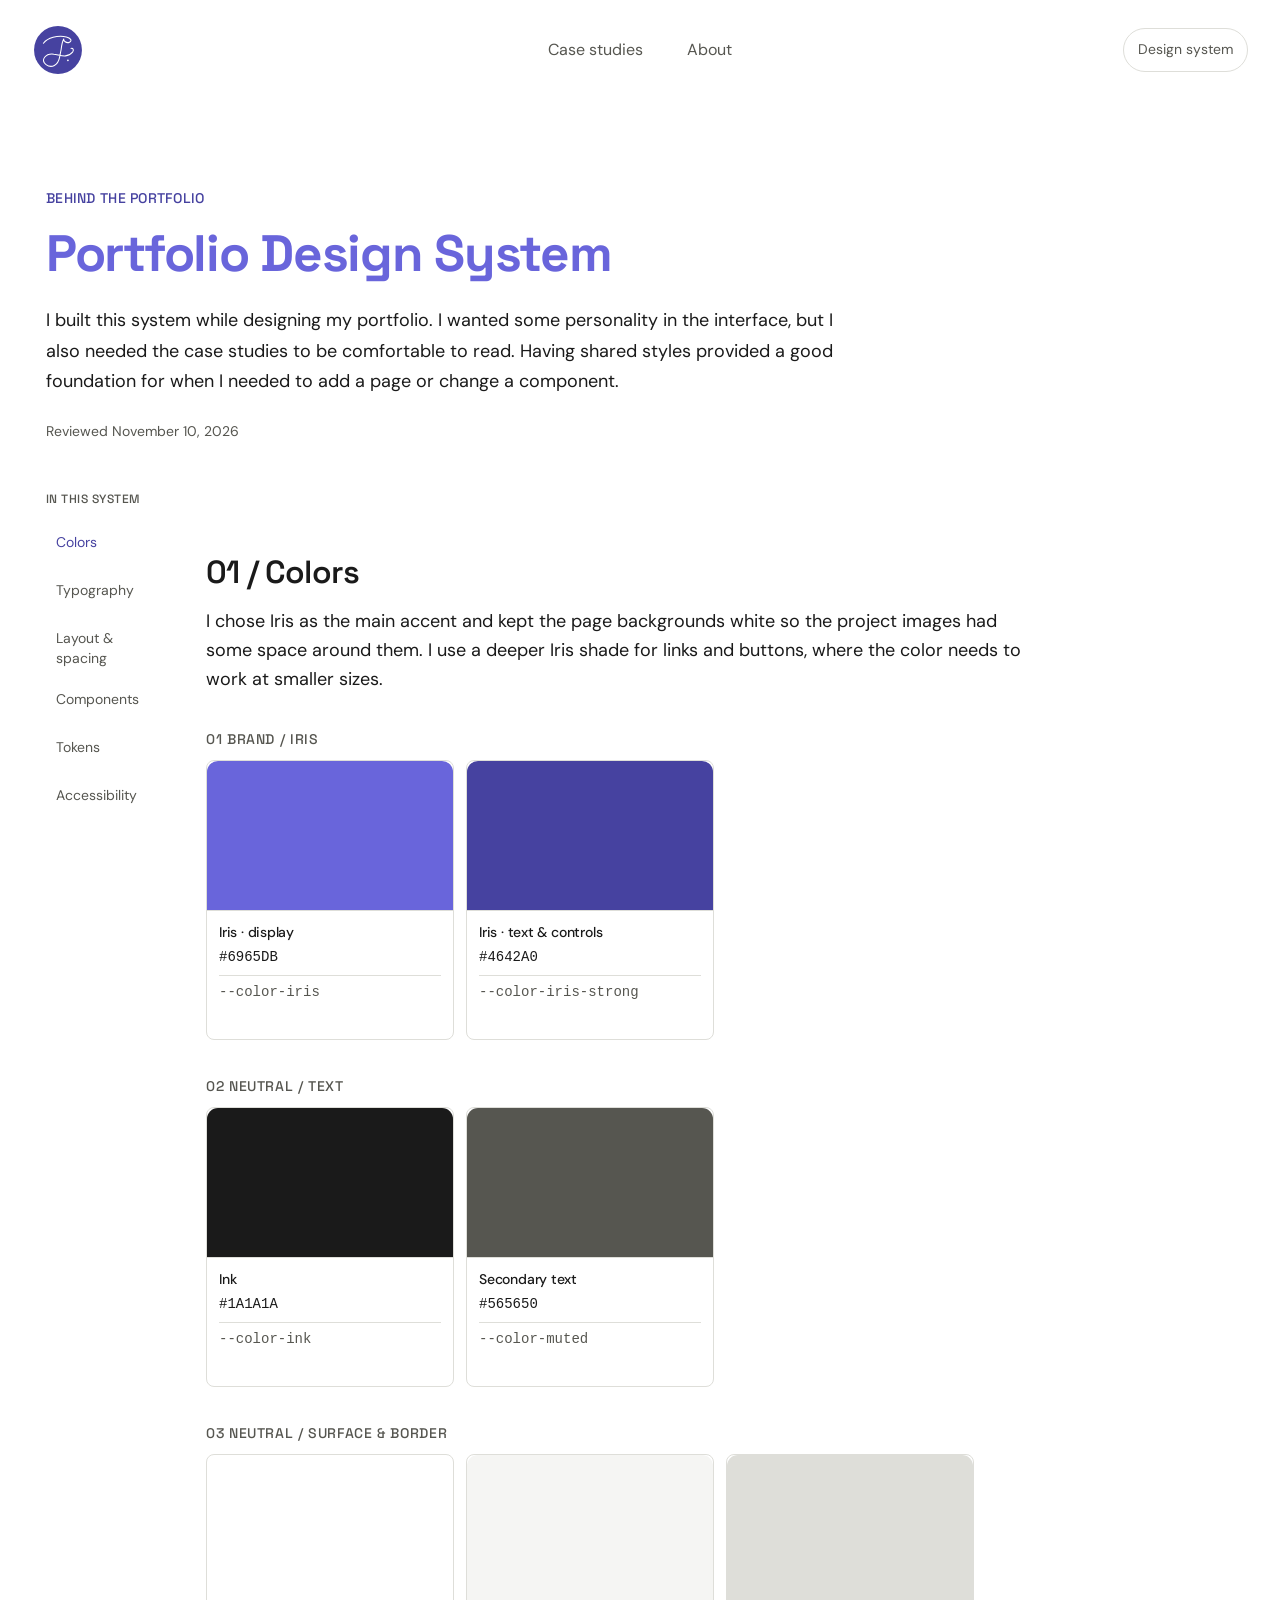
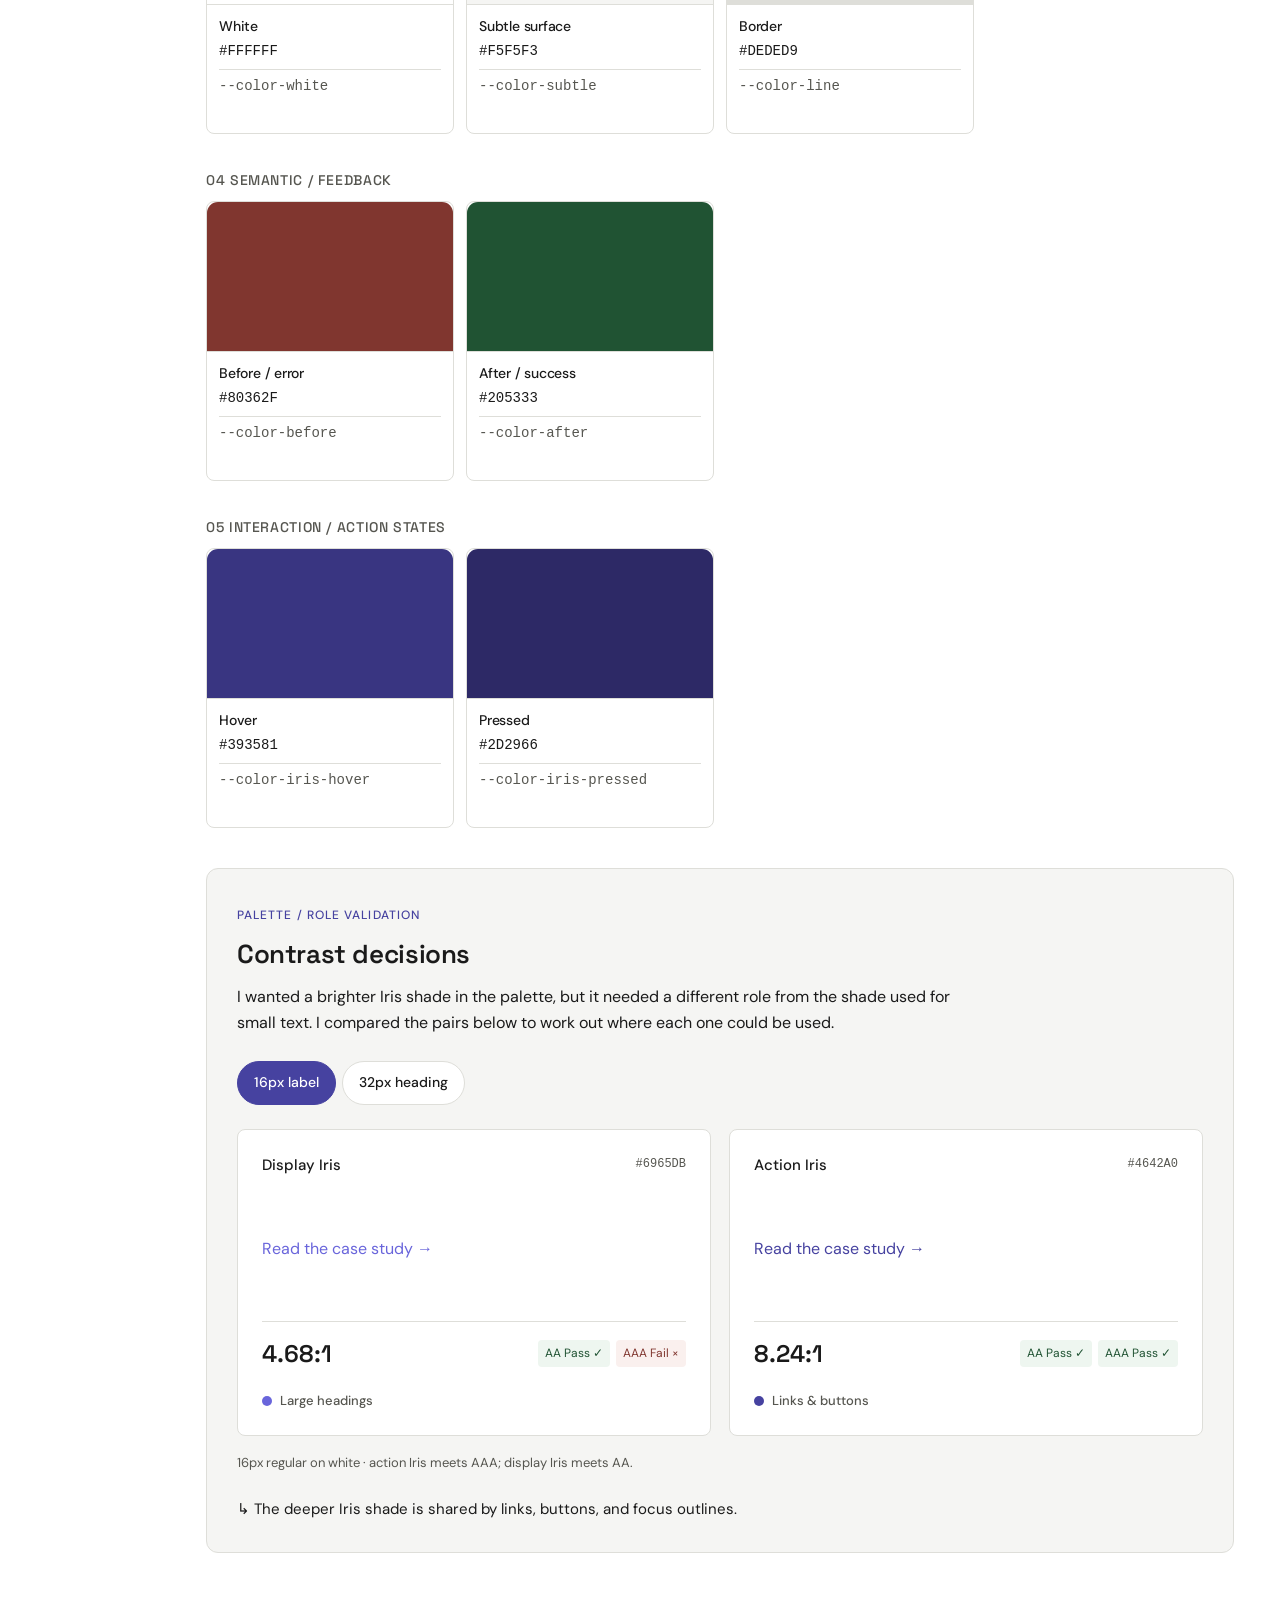
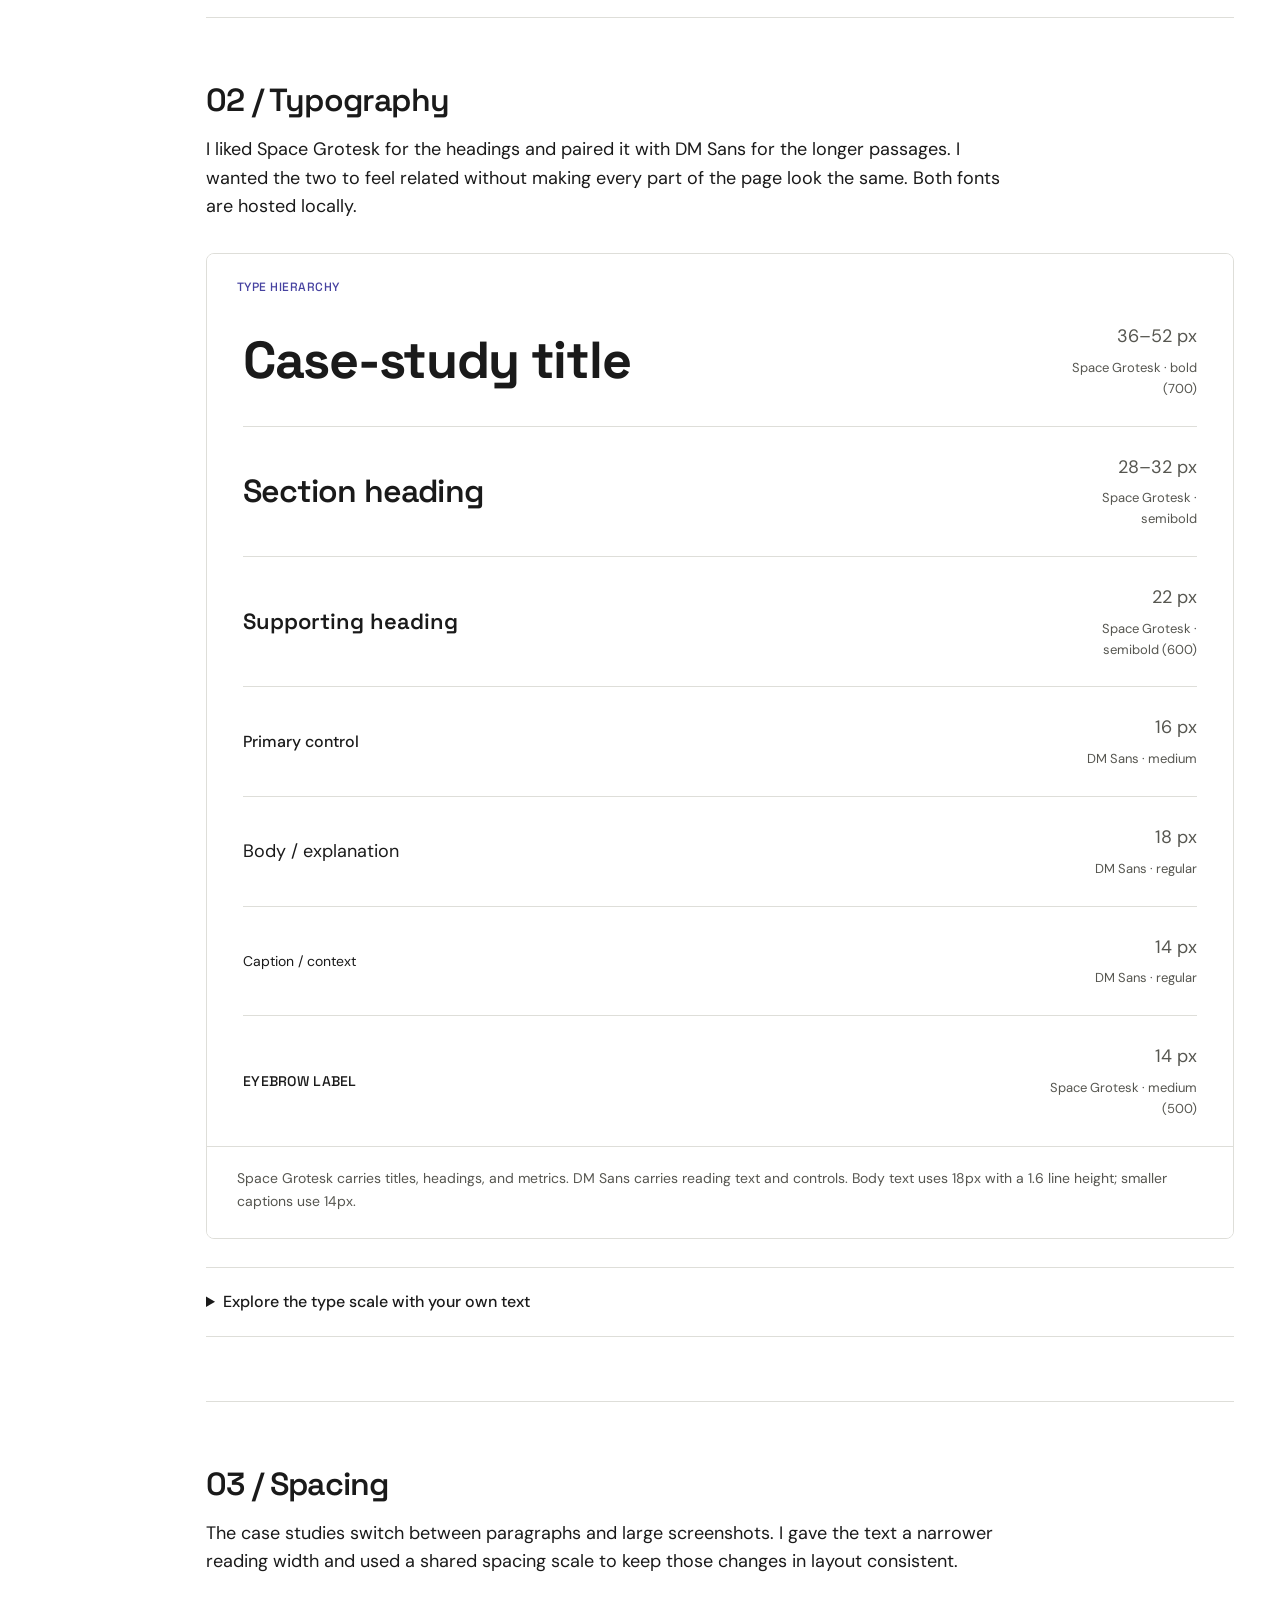
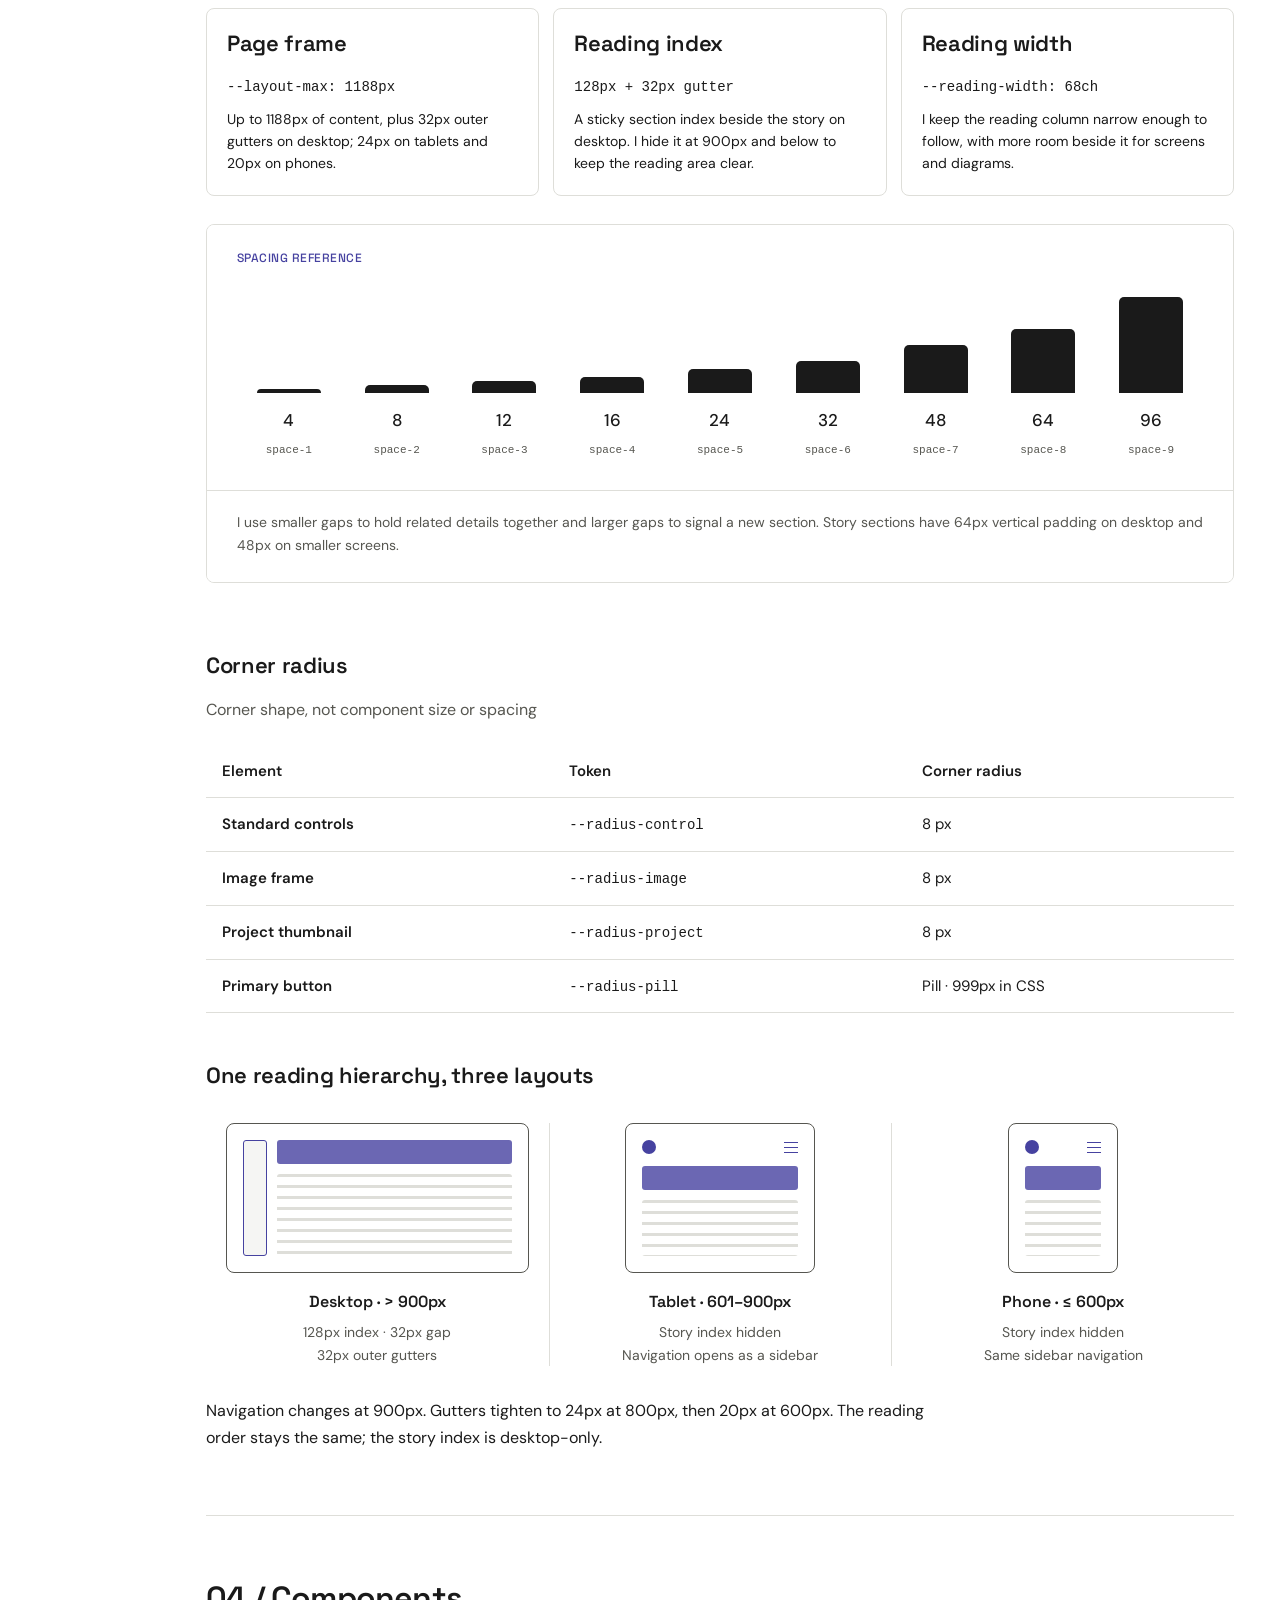
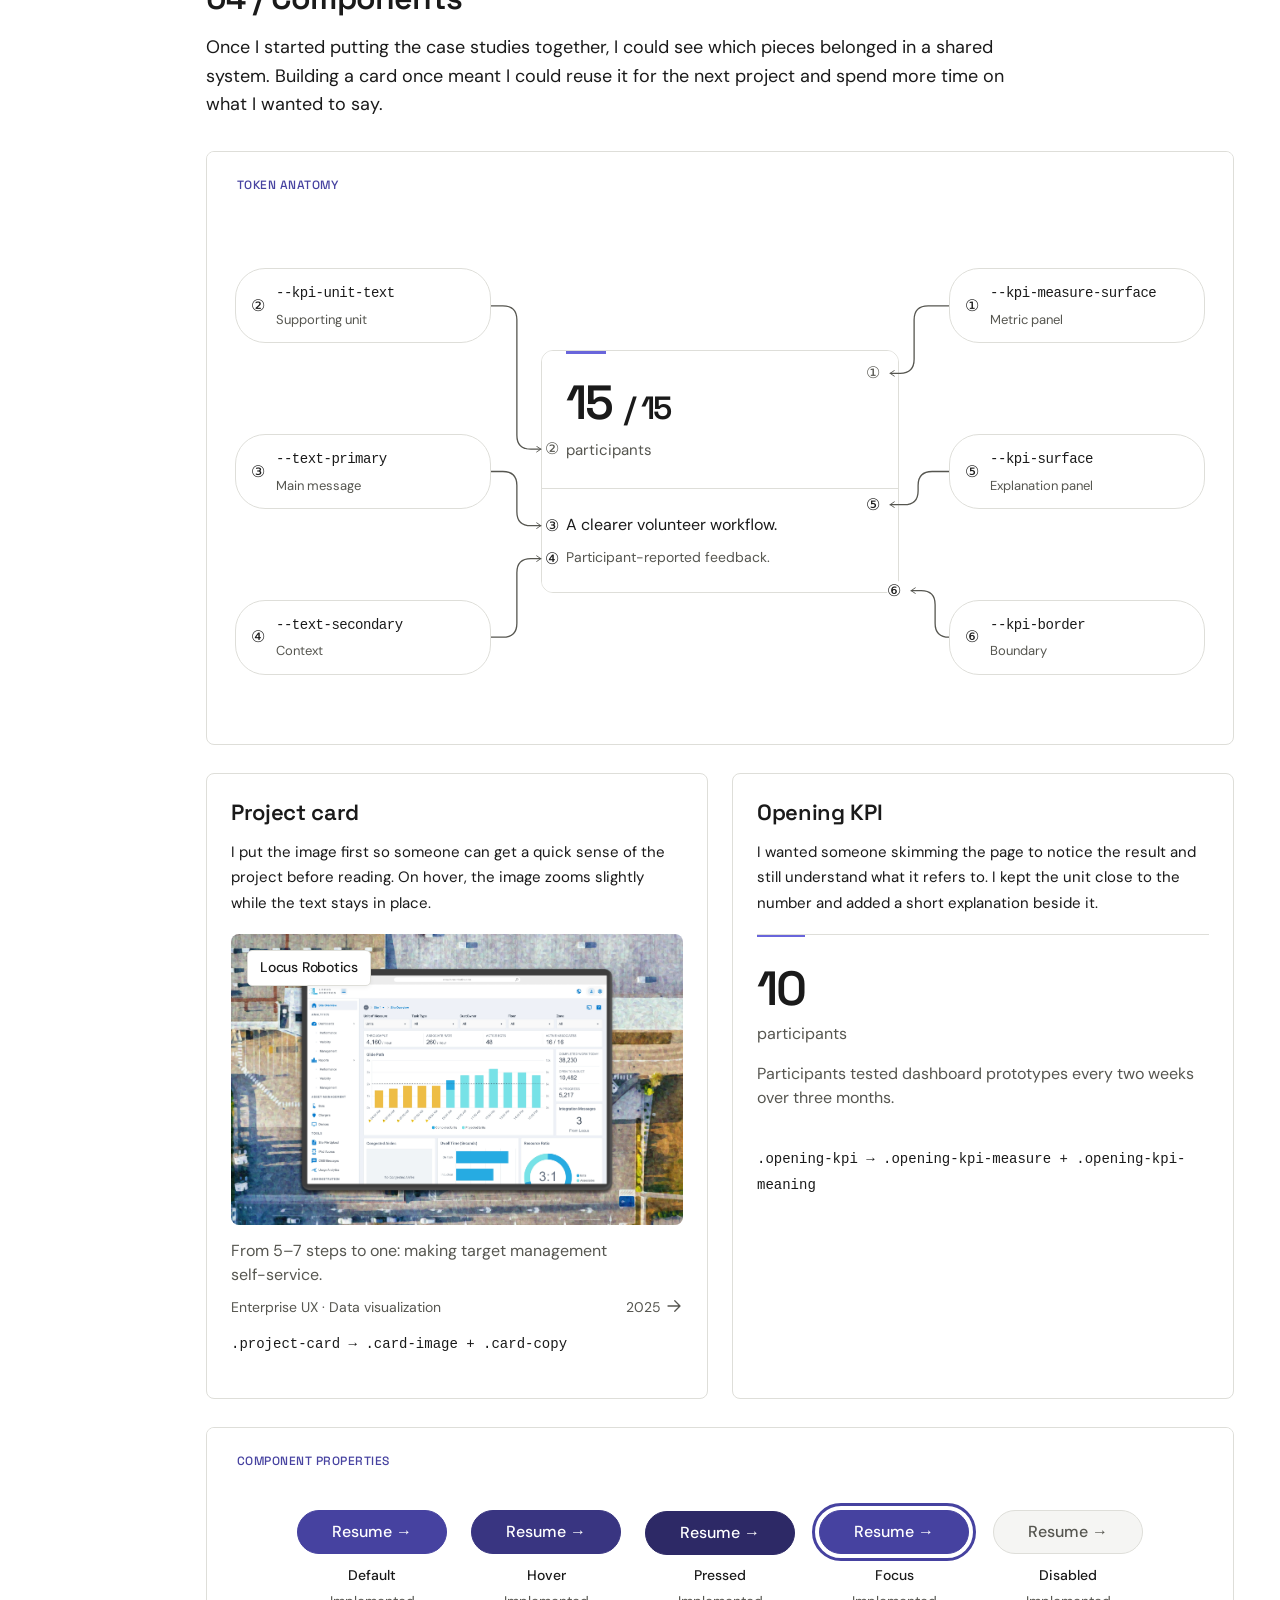
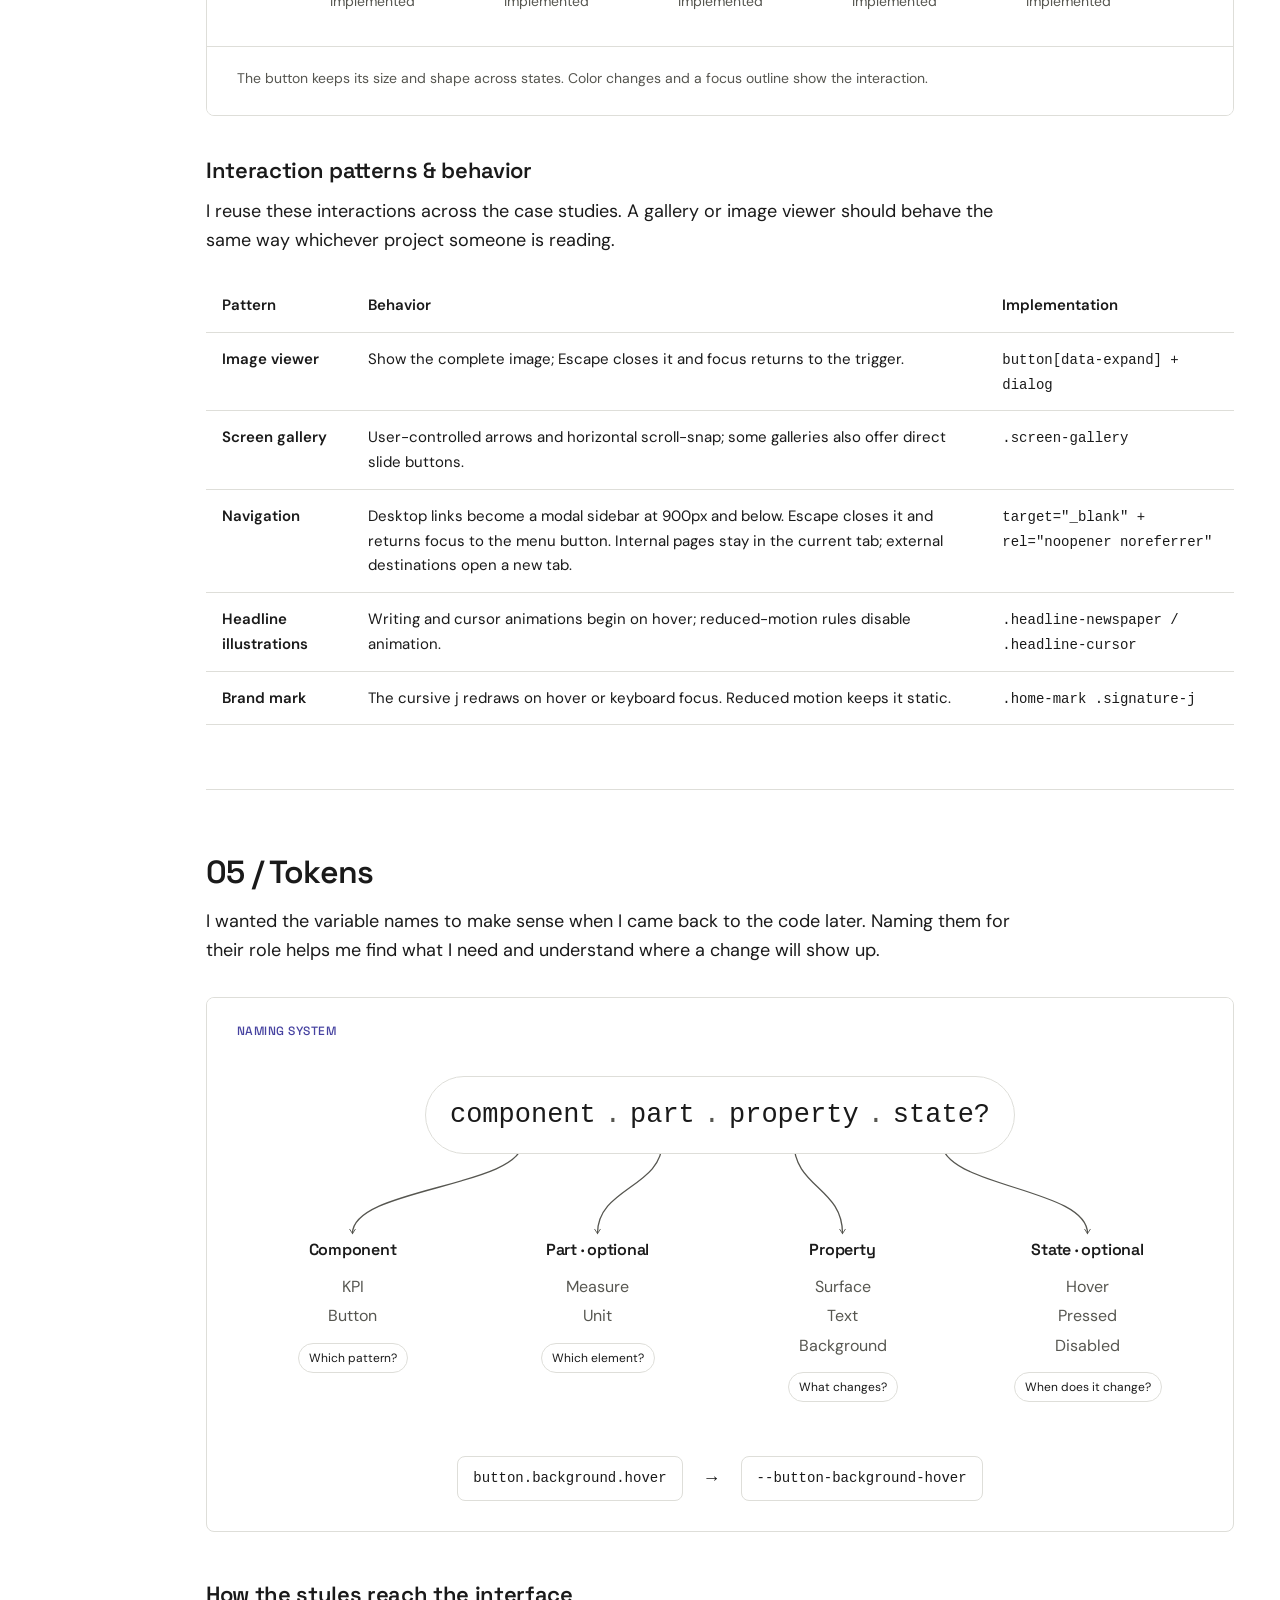
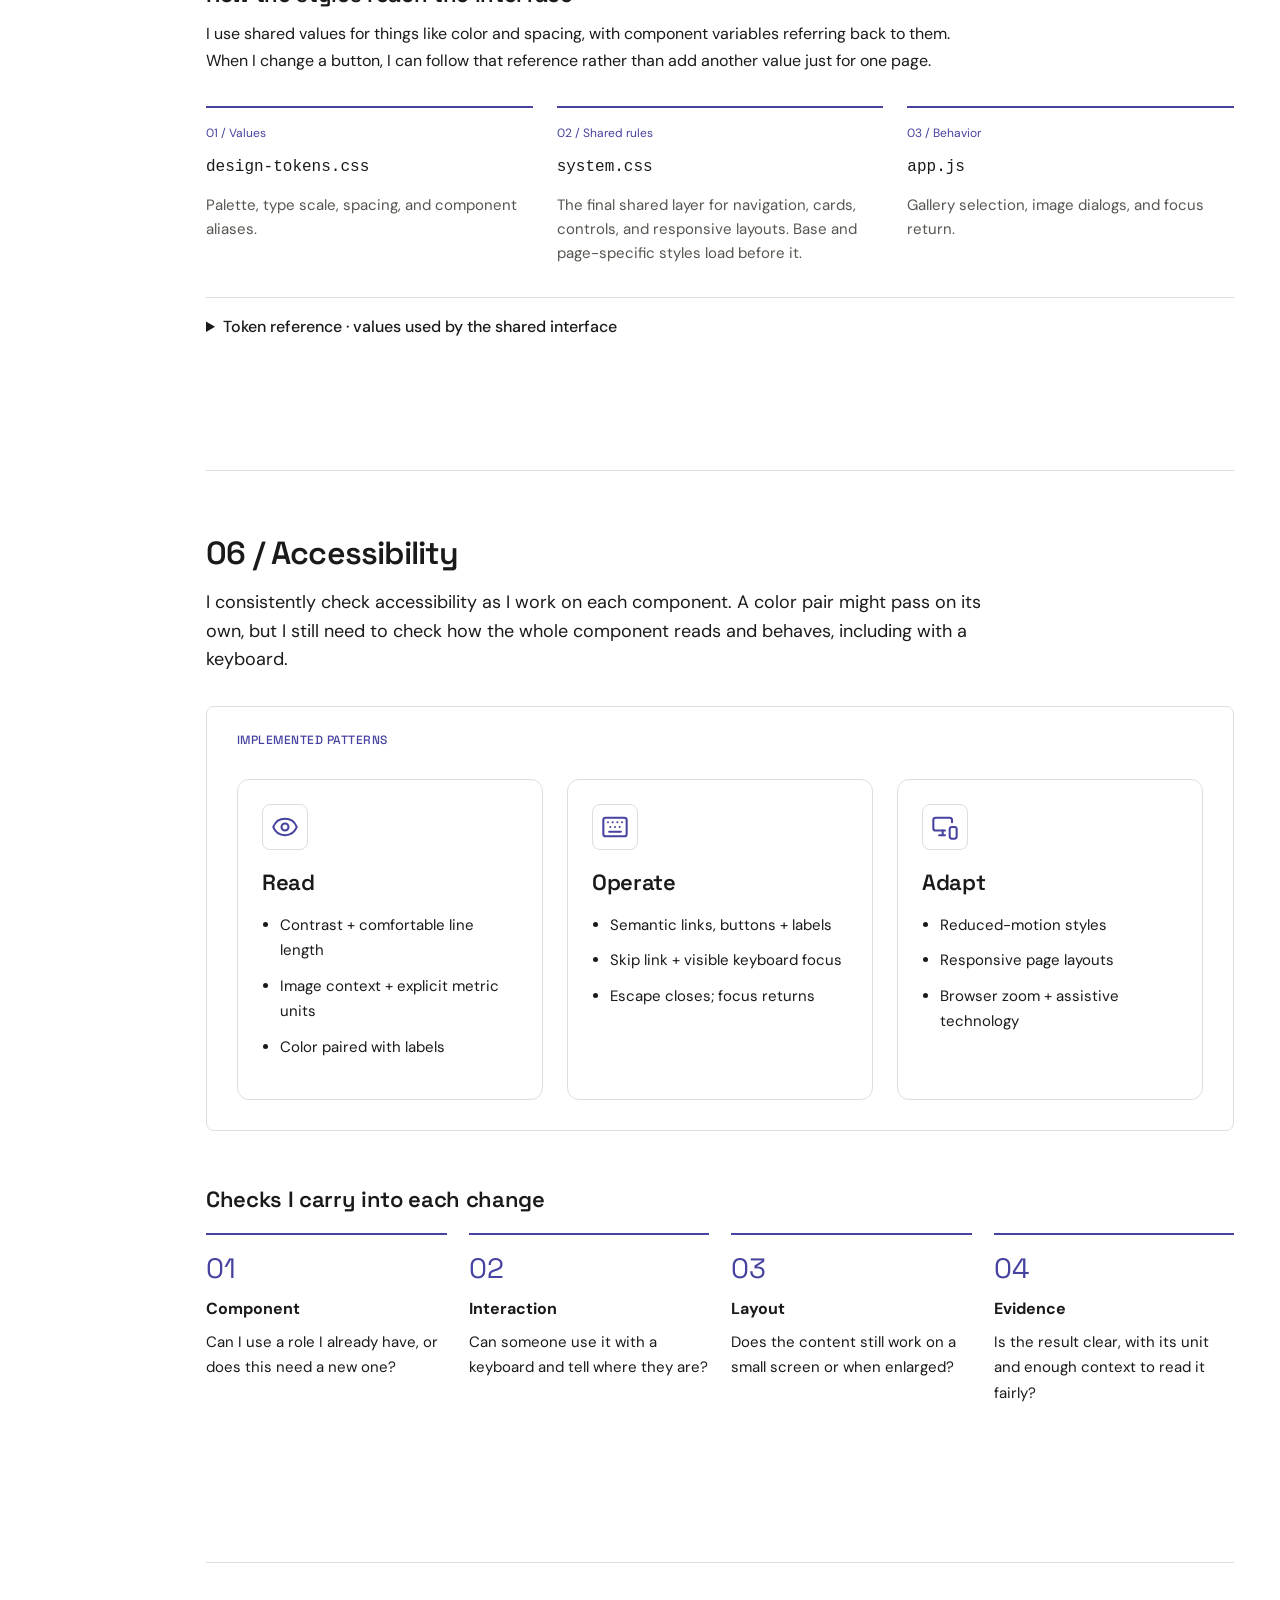
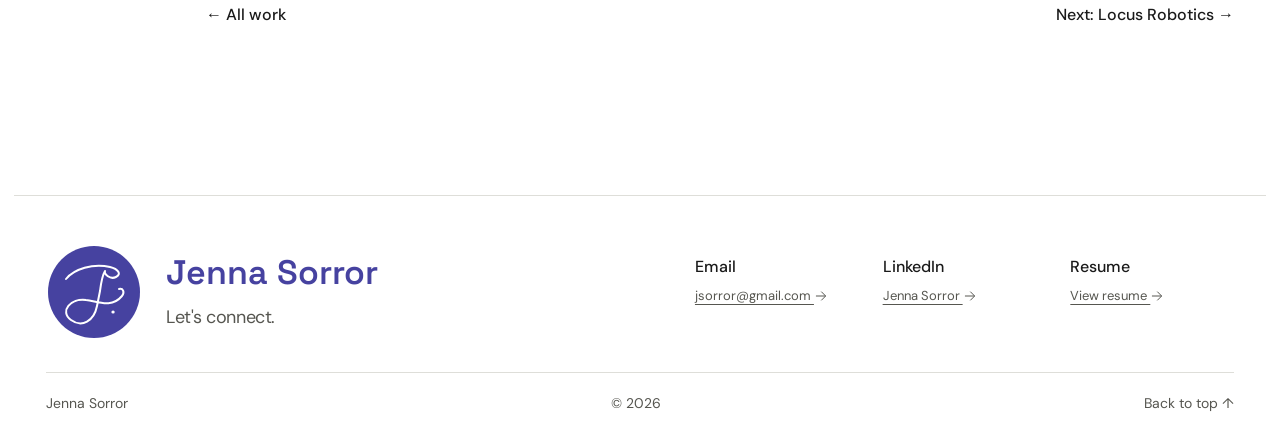
<file: design-system/index.html>
<!DOCTYPE html>

<html lang="en"><head><link as="font" crossorigin="" href="/assets/space-grotesk-variable.ttf" rel="preload" type="font/ttf"/><meta charset="utf-8"/><meta content="width=device-width,initial-scale=1" name="viewport"/><title>Portfolio Design System | Jenna Sorror</title><meta content="The colors, typography, tokens, components, and interaction patterns behind Jenna Sorror’s portfolio." name="description"/><link as="font" crossorigin="" href="/assets/sans.woff2" rel="preload" type="font/woff2"/><link href="/design-tokens.css?v=745b3ae3ad" rel="stylesheet"/><link href="/style.css?v=02c57d635f" rel="stylesheet"/><script defer="" src="/app.js?v=f44a3ab343"></script><link href="/design-system.css?v=8ac322d73a" rel="stylesheet"/><script defer="" src="/design-system.js?v=560f66d71d"></script><link href="/assets/brand-mark.svg?v=8d9b8e1a7a" rel="icon" sizes="any" type="image/svg+xml"/><link href="/favicon.ico?v=8d9b8e1a7a" rel="icon" sizes="16x16 32x32 48x48" type="image/x-icon"/><link href="/assets/favicon-32.png?v=8d9b8e1a7a" rel="icon" sizes="32x32" type="image/png"/><link href="/assets/apple-touch-icon.png?v=8d9b8e1a7a" rel="apple-touch-icon"/><link href="/system.css?v=2609588180" rel="stylesheet"/></head><body id="top"><a class="skip" href="#main">Skip to content</a><header><a aria-label="Jenna Sorror home" class="home-mark" href="/"><svg aria-hidden="true" focusable="false" viewbox="0 0 96 96" xmlns="http://www.w3.org/2000/svg"><circle class="ribbon-disc" cx="48" cy="48" fill="#4642a0" r="46"></circle><path class="signature-j" d="M20 35C28 25 47 19 64 23C72 25 76 30 70 33C64 36 58 30 59 27C56 32 55 39 54 47L51 62C48 77 36 84 25 76C13 67 25 54 40 56C51 57 65 65 76 52C79 48 77 44 73 45" data-brand-stroke="" fill="none" pathlength="1" stroke="#fff" stroke-linecap="round" stroke-linejoin="round" stroke-width="2"></path><path class="signature-accent" d="M67 68h.1" data-brand-stroke="" fill="none" pathlength="1" stroke="#fff" stroke-linecap="round" stroke-linejoin="round" stroke-width="3.2"></path></svg></a><nav aria-label="Main navigation"><a href="/#works">Case studies</a><a href="/about/">About</a></nav><a aria-current="page" class="system-link" href="/design-system/">Design system</a><button aria-controls="site-menu" aria-expanded="false" aria-label="Open navigation menu" class="mobile-menu-toggle" type="button"><svg aria-hidden="true" viewbox="0 0 32 32"><path d="M5 9h22M5 16h22M5 23h22"></path></svg></button></header><main class="ds-page" id="main" tabindex="-1"><div class="ds-hero"><p class="eyebrow">Behind the portfolio</p><h1>Portfolio Design System</h1><p class="ds-intro">I built this system while designing my portfolio. I wanted some personality in the interface, but I also needed the case studies to be comfortable to read. Having shared styles provided a good foundation for when I needed to add a page or change a component.</p><div class="ds-summary"><span>Reviewed November 10, 2026</span></div></div><div class="case-reading-layout"><nav aria-label="Design system sections" class="case-nav"><span class="nav-label">In this system</span><a href="#colors">Colors</a><a href="#typography">Typography</a><a href="#spacing">Layout &amp; spacing</a><a href="#components">Components</a><a href="#tokens">Tokens</a><a href="#accessibility">Accessibility</a></nav><div class="case-reading-content"><section class="ds-section" id="colors"><div class="ds-section-header"><h2>01 / Colors</h2><p>I chose Iris as the main accent and kept the page backgrounds white so the project images had some space around them. I use a deeper Iris shade for links and buttons, where the color needs to work at smaller sizes.</p></div><div class="ds-color-library"><section class="ds-color-group"><h2 class="ds-section-label ds-palette-row-label">01 BRAND / IRIS</h2><div class="ds-color-grid"><article class="ds-color"><div aria-hidden="true" class="ds-color-field" style="--swatch:#6965DB"></div><div class="ds-color-info"><h3>Iris · display</h3><code>#6965DB</code><code class="ds-library-token">--color-iris</code></div></article><article class="ds-color"><div aria-hidden="true" class="ds-color-field" style="--swatch:#4642A0"></div><div class="ds-color-info"><h3>Iris · text &amp; controls</h3><code>#4642A0</code><code class="ds-library-token">--color-iris-strong</code></div></article></div></section><section class="ds-color-group"><h2 class="ds-section-label ds-palette-row-label">02 NEUTRAL / TEXT</h2><div class="ds-color-grid"><article class="ds-color"><div aria-hidden="true" class="ds-color-field" style="--swatch:#1A1A1A"></div><div class="ds-color-info"><h3>Ink</h3><code>#1A1A1A</code><code class="ds-library-token">--color-ink</code></div></article><article class="ds-color"><div aria-hidden="true" class="ds-color-field" style="--swatch:#565650"></div><div class="ds-color-info"><h3>Secondary text</h3><code>#565650</code><code class="ds-library-token">--color-muted</code></div></article></div></section><section class="ds-color-group"><h2 class="ds-section-label ds-palette-row-label">03 NEUTRAL / SURFACE &amp; BORDER</h2><div class="ds-color-grid"><article class="ds-color"><div aria-hidden="true" class="ds-color-field" style="--swatch:#FFFFFF"></div><div class="ds-color-info"><h3>White</h3><code>#FFFFFF</code><code class="ds-library-token">--color-white</code></div></article><article class="ds-color"><div aria-hidden="true" class="ds-color-field" style="--swatch:#F5F5F3"></div><div class="ds-color-info"><h3>Subtle surface</h3><code>#F5F5F3</code><code class="ds-library-token">--color-subtle</code></div></article><article class="ds-color"><div aria-hidden="true" class="ds-color-field" style="--swatch:#DEDED9"></div><div class="ds-color-info"><h3>Border</h3><code>#DEDED9</code><code class="ds-library-token">--color-line</code></div></article></div></section><section class="ds-color-group"><h2 class="ds-section-label ds-palette-row-label">04 SEMANTIC / FEEDBACK</h2><div class="ds-color-grid"><article class="ds-color"><div aria-hidden="true" class="ds-color-field" style="--swatch:#80362F"></div><div class="ds-color-info"><h3>Before / error</h3><code>#80362F</code><code class="ds-library-token">--color-before</code></div></article><article class="ds-color"><div aria-hidden="true" class="ds-color-field" style="--swatch:#205333"></div><div class="ds-color-info"><h3>After / success</h3><code>#205333</code><code class="ds-library-token">--color-after</code></div></article></div></section><section class="ds-color-group"><h2 class="ds-section-label ds-palette-row-label">05 INTERACTION / ACTION STATES</h2><div class="ds-color-grid"><article class="ds-color"><div aria-hidden="true" class="ds-color-field" style="--swatch:#393581"></div><div class="ds-color-info"><h3>Hover</h3><code>#393581</code><code class="ds-library-token">--color-iris-hover</code></div></article><article class="ds-color"><div aria-hidden="true" class="ds-color-field" style="--swatch:#2D2966"></div><div class="ds-color-info"><h3>Pressed</h3><code>#2D2966</code><code class="ds-library-token">--color-iris-pressed</code></div></article></div></section></div><section aria-labelledby="contrast-decisions-title" class="contrast-decisions"><span class="proof-kicker">PALETTE / ROLE VALIDATION</span><h3 id="contrast-decisions-title">Contrast decisions</h3><p>I wanted a brighter Iris shade in the palette, but it needed a different role from the shade used for small text. I compared the pairs below to work out where each one could be used.</p><div aria-label="Preview typography context" class="contrast-context" role="group"><button aria-pressed="true" data-contrast-context="small" type="button">16px label</button><button aria-pressed="false" data-contrast-context="large" type="button">32px heading</button></div><div class="contrast-comparison"><article class="contrast-proof-card" data-contrast-shade="display" style="--proof-color:var(--color-iris)"><div class="contrast-shade-heading"><h4>Display Iris</h4><code>#6965DB</code></div><div class="contrast-type-proof" data-contrast-sample="">Read the case study →</div><div class="contrast-proof-metrics"><strong data-contrast-ratio=""></strong><span data-contrast-aa=""></span><span data-contrast-aaa=""></span></div><div class="contrast-role"><i aria-hidden="true"></i>Large headings</div></article><article class="contrast-proof-card" data-contrast-shade="action" style="--proof-color:var(--color-iris-strong)"><div class="contrast-shade-heading"><h4>Action Iris</h4><code>#4642A0</code></div><div class="contrast-type-proof" data-contrast-sample="">Read the case study →</div><div class="contrast-proof-metrics"><strong data-contrast-ratio=""></strong><span data-contrast-aa=""></span><span data-contrast-aaa=""></span></div><div class="contrast-role"><i aria-hidden="true"></i>Links &amp; buttons</div></article></div><p aria-live="polite" class="contrast-context-note" data-contrast-note=""></p><p class="contrast-resolution">↳ The deeper Iris shade is shared by links, buttons, and focus outlines.</p></section></section><section class="ds-section" id="typography"><div class="ds-section-header"><h2>02 / Typography</h2><p>I liked Space Grotesk for the headings and paired it with DM Sans for the longer passages. I wanted the two to feel related without making every part of the page look the same. Both fonts are hosted locally.</p></div><figure class="ds-diagram ds-type-scale"><div class="ds-diagram-label">TYPE HIERARCHY</div><div class="ds-scale-row"><span class="ds-scale-1">Case-study title</span><span>36–52 px<small>Space Grotesk · bold (700)</small></span></div><div class="ds-scale-row"><span class="ds-scale-2">Section heading</span><span>28–32 px<small>Space Grotesk · semibold</small></span></div><div class="ds-scale-row"><span class="ds-scale-3">Supporting heading</span><span>22 px<small>Space Grotesk · semibold (600)</small></span></div><div class="ds-scale-row"><span class="ds-scale-4">Primary control</span><span>16 px<small>DM Sans · medium</small></span></div><div class="ds-scale-row"><span class="ds-scale-body">Body / explanation</span><span>18 px<small>DM Sans · regular</small></span></div><div class="ds-scale-row"><span class="ds-scale-caption">Caption / context</span><span>14 px<small>DM Sans · regular</small></span></div><div class="ds-scale-row"><span class="eyebrow">Eyebrow label</span><span>14 px<small>Space Grotesk · medium (500)</small></span></div><figcaption>Space Grotesk carries titles, headings, and metrics. DM Sans carries reading text and controls. Body text uses 18px with a 1.6 line height; smaller captions use 14px.</figcaption></figure><details class="ds-optional"><summary>Explore the type scale with your own text</summary><div class="ds-lab"><div class="ds-lab-heading"><h3>Typography playground</h3><p>I use this comparison to check how a heading or paragraph looks at different sizes. You can try your own text below.</p></div><div class="ds-lab-body"><div class="ds-control"><label for="type-text">Preview text</label><textarea id="type-text" maxlength="220">Clarity is an act of care.</textarea></div><div class="ds-controls" style="margin-top:20px"><div class="ds-control"><label for="type-family">Font role</label><select id="type-family"><option value="display">Heading · Space Grotesk</option><option value="body">Body · DM Sans</option></select></div><div class="ds-control"><label for="type-size">Size · <output data-type-size="">48 px</output></label><input id="type-size" max="72" min="16" step="1" type="range" value="52"/></div><div class="ds-control"><label for="type-leading">Line height · <output data-type-leading="">1.15</output></label><input id="type-leading" max="2" min="1.1" step=".01" type="range" value="1.08"/></div></div><p class="ds-type-sample" data-type-sample=""></p><pre data-type-code=""></pre><div class="ds-button-row"><button class="ds-button secondary" data-type-reset="">Reset preview</button></div></div></div>
</details></section><section class="ds-section" id="spacing"><div class="ds-section-header"><h2>03 / Spacing</h2><p>The case studies switch between paragraphs and large screenshots. I gave the text a narrower reading width and used a shared spacing scale to keep those changes in layout consistent.</p></div><div class="ds-token-flow"><div><h3>Page frame</h3><code>--layout-max: 1188px</code><p>Up to 1188px of content, plus 32px outer gutters on desktop; 24px on tablets and 20px on phones.</p></div><div><h3>Reading index</h3><code>128px + 32px gutter</code><p>A sticky section index beside the story on desktop. I hide it at 900px and below to keep the reading area clear.</p></div><div><h3>Reading width</h3><code>--reading-width: 68ch</code><p>I keep the reading column narrow enough to follow, with more room beside it for screens and diagrams.</p></div></div><figure class="ds-diagram ds-spacing-scale"><div class="ds-diagram-label">SPACING REFERENCE</div><div class="ds-space-bars"><div><span class="ds-space-bar" style="height:4px"></span><strong>4</strong><code>space-1</code></div><div><span class="ds-space-bar" style="height:8px"></span><strong>8</strong><code>space-2</code></div><div><span class="ds-space-bar" style="height:12px"></span><strong>12</strong><code>space-3</code></div><div><span class="ds-space-bar" style="height:16px"></span><strong>16</strong><code>space-4</code></div><div><span class="ds-space-bar" style="height:24px"></span><strong>24</strong><code>space-5</code></div><div><span class="ds-space-bar" style="height:32px"></span><strong>32</strong><code>space-6</code></div><div><span class="ds-space-bar" style="height:48px"></span><strong>48</strong><code>space-7</code></div><div><span class="ds-space-bar" style="height:64px"></span><strong>64</strong><code>space-8</code></div><div><span class="ds-space-bar" style="height:96px"></span><strong>96</strong><code>space-9</code></div></div><figcaption>I use smaller gaps to hold related details together and larger gaps to signal a new section. Story sections have 64px vertical padding on desktop and 48px on smaller screens.</figcaption></figure><div class="ds-table-wrap"><h3 class="ds-radius-heading">Corner radius</h3><table class="ds-table"><caption>Corner shape, not component size or spacing</caption><thead><tr><th scope="col">Element</th><th scope="col">Token</th><th scope="col">Corner radius</th></tr></thead><tbody><tr><th scope="row">Standard controls</th><td><code>--radius-control</code></td><td>8 px</td></tr><tr><th scope="row">Image frame</th><td><code>--radius-image</code></td><td>8 px</td></tr><tr><th scope="row">Project thumbnail</th><td><code>--radius-project</code></td><td>8 px</td></tr><tr><th scope="row">Primary button</th><td><code>--radius-pill</code></td><td>Pill · 999px in CSS</td></tr></tbody></table></div><div class="ds-responsive-contract"><h3>One reading hierarchy, three layouts</h3><div class="ds-layout-proof"><article><div aria-hidden="true" class="layout-wire wide"><i></i><b></b><span></span></div><h4>Desktop · &gt; 900px</h4><p>128px index · 32px gap<br/>32px outer gutters</p></article><article><div aria-hidden="true" class="layout-wire stacked"><i></i><b></b><span></span></div><h4>Tablet · 601–900px</h4><p>Story index hidden<br/>Navigation opens as a sidebar</p></article><article><div aria-hidden="true" class="layout-wire phone"><i></i><b></b><span></span></div><h4>Phone · ≤ 600px</h4><p>Story index hidden<br/>Same sidebar navigation</p></article></div><p class="ds-engineering-note">Navigation changes at 900px. Gutters tighten to 24px at 800px, then 20px at 600px. The reading order stays the same; the story index is desktop-only.</p></div></section><section class="ds-section" id="components"><div class="ds-section-header"><h2>04 / Components</h2><p>Once I started putting the case studies together, I could see which pieces belonged in a shared system. Building a card once meant I could reuse it for the next project and spend more time on what I wanted to say.</p></div><figure class="ds-diagram ds-anatomy"><div class="ds-diagram-label">TOKEN ANATOMY</div><div class="ds-anatomy-layout" data-connectors="anatomy"><div class="ds-anatomy-left"><div class="ds-token-callout" data-callout="2"><span class="ds-number">②</span><code>--kpi-unit-text</code><span>Supporting unit</span></div><div class="ds-token-callout" data-callout="3"><span class="ds-number">③</span><code>--text-primary</code><span>Main message</span></div><div class="ds-token-callout" data-callout="4"><span class="ds-number">④</span><code>--text-secondary</code><span>Context</span></div></div><div class="ds-anatomy-card"><div class="ds-anatomy-measure"><span class="ds-number ds-marker" data-marker="1">①</span><p>15 <span>/ 15</span></p><span class="ds-anatomy-unit">participants<span class="ds-number ds-marker" data-marker="2">②</span></span></div><div class="ds-anatomy-copy"><p class="ds-annotated-message">A clearer volunteer workflow.<span class="ds-number ds-marker" data-marker="3">③</span></p><span class="ds-annotated-context">Participant-reported feedback.<span class="ds-number ds-marker" data-marker="4">④</span></span><span class="ds-number ds-marker" data-marker="5">⑤</span><span class="ds-number ds-marker" data-marker="6">⑥</span></div></div><div class="ds-anatomy-right"><div class="ds-token-callout" data-callout="1"><span class="ds-number">①</span><code>--kpi-measure-surface</code><span>Metric panel</span></div><div class="ds-token-callout" data-callout="5"><span class="ds-number">⑤</span><code>--kpi-surface</code><span>Explanation panel</span></div><div class="ds-token-callout" data-callout="6"><span class="ds-number">⑥</span><code>--kpi-border</code><span>Boundary</span></div></div><svg aria-hidden="true" class="ds-live-lines"></svg></div></figure><div class="ds-component-grid"><article class="ds-component"><h3>Project card</h3><p>I put the image first so someone can get a quick sense of the project before reading. On hover, the image zooms slightly while the text stays in place.</p><a class="project-card" href="/case-studies/locus/"><div class="card-image"><img alt="Locus Robotics original product mockup" height="5604" loading="lazy" src="/assets/0R4V6WIxp9sVbRbz611iLjFStI.webp" width="8928"/><div class="card-title"><h3>Locus Robotics</h3></div></div><div class="card-copy"><p>From 5–7 steps to one: making target management self-service.</p><div class="card-meta"><span class="tags">Enterprise UX · Data visualization</span><span>2025 <svg aria-hidden="true" class="arrow-icon" focusable="false" viewbox="0 0 24 24"><path d="M4 12h15M13 5l7 7-7 7"></path></svg></span></div></div></a><p><code>.project-card → .card-image + .card-copy</code></p></article><article class="ds-component"><h3>Opening KPI</h3><p>I wanted someone skimming the page to notice the result and still understand what it refers to. I kept the unit close to the number and added a short explanation beside it.</p><aside aria-label="Project metric" class="opening-kpi"><div class="opening-kpi-measure"><p aria-label="10 participants" class="opening-kpi-value">10</p><p class="opening-kpi-unit">participants</p></div><p class="opening-kpi-meaning"><svg aria-hidden="true" class="kpi-diamond" focusable="false" viewbox="0 0 24 24"><path d="M12 1 15.8 8.2 23 12 15.8 15.8 12 23 8.2 15.8 1 12 8.2 8.2Z"></path></svg><span>Participants tested dashboard prototypes every two weeks over three months.</span></p></aside><p><code>.opening-kpi → .opening-kpi-measure + .opening-kpi-meaning</code></p></article></div><figure class="ds-diagram ds-state-figure"><div class="ds-diagram-label">COMPONENT PROPERTIES</div><div class="ds-state-row"><div><span class="ds-state-pill">Resume →</span><strong>Default</strong><small>Implemented</small></div><div><span class="ds-state-pill is-hover">Resume →</span><strong>Hover</strong><small>Implemented</small></div><div><span class="ds-state-pill is-press">Resume →</span><strong>Pressed</strong><small>Implemented</small></div><div><span class="ds-state-pill is-focus">Resume →</span><strong>Focus</strong><small>Implemented</small></div><div><span class="ds-state-pill is-disabled">Resume →</span><strong>Disabled</strong><small>Implemented</small></div></div><figcaption>The button keeps its size and shape across states. Color changes and a focus outline show the interaction.</figcaption></figure><h3 class="ds-subsection-heading">Interaction patterns &amp; behavior</h3><p class="ds-pattern-intro">I reuse these interactions across the case studies. A gallery or image viewer should behave the same way whichever project someone is reading.</p><div class="ds-table-wrap"><table class="ds-table"><thead><tr><th scope="col">Pattern</th><th scope="col">Behavior</th><th scope="col">Implementation</th></tr></thead><tbody><tr><th scope="row">Image viewer</th><td>Show the complete image; Escape closes it and focus returns to the trigger.</td><td><code>button[data-expand] + dialog</code></td></tr><tr><th scope="row">Screen gallery</th><td>User-controlled arrows and horizontal scroll-snap; some galleries also offer direct slide buttons.</td><td><code>.screen-gallery</code></td></tr><tr><th scope="row">Navigation</th><td>Desktop links become a modal sidebar at 900px and below. Escape closes it and returns focus to the menu button. Internal pages stay in the current tab; external destinations open a new tab.</td><td><code>target="_blank" + rel="noopener noreferrer"</code></td></tr><tr><th scope="row">Headline illustrations</th><td>Writing and cursor animations begin on hover; reduced-motion rules disable animation.</td><td><code>.headline-newspaper / .headline-cursor</code></td></tr><tr><th scope="row">Brand mark</th><td>The cursive j redraws on hover or keyboard focus. Reduced motion keeps it static.</td><td><code>.home-mark .signature-j</code></td></tr></tbody></table></div></section><section class="ds-section" id="tokens"><div class="ds-section-header"><h2>05 / Tokens</h2><p>I wanted the variable names to make sense when I came back to the code later. Naming them for their role helps me find what I need and understand where a change will show up.</p></div><figure class="ds-diagram ds-naming"><div class="ds-diagram-label">NAMING SYSTEM</div><div class="ds-naming-map" data-connectors="naming"><div class="ds-naming-formula"><span data-name-source="component">component</span><b aria-hidden="true">.</b><span data-name-source="part">part</span><b aria-hidden="true">.</b><span data-name-source="property">property</span><b aria-hidden="true">.</b><span data-name-source="state">state?</span></div><svg aria-hidden="true" class="ds-live-lines"></svg><div class="ds-name-columns"><div><h3 data-name-target="component">Component</h3><p>KPI<br/>Button</p><small>Which pattern?</small></div><div><h3 data-name-target="part">Part · optional</h3><p>Measure<br/>Unit</p><small>Which element?</small></div><div><h3 data-name-target="property">Property</h3><p>Surface<br/>Text<br/>Background</p><small>What changes?</small></div><div><h3 data-name-target="state">State · optional</h3><p>Hover<br/>Pressed<br/>Disabled</p><small>When does it change?</small></div></div></div><div class="ds-naming-translation"><code>button.background.hover</code><span aria-hidden="true">→</span><code>--button-background-hover</code></div></figure><div class="ds-engineering"><h3>How the styles reach the interface</h3><p>I use shared values for things like color and spacing, with component variables referring back to them. When I change a button, I can follow that reference rather than add another value just for one page.</p><div class="ds-source-map"><div><span>01 / Values</span><code>design-tokens.css</code><p>Palette, type scale, spacing, and component aliases.</p></div><div><span>02 / Shared rules</span><code>system.css</code><p>The final shared layer for navigation, cards, controls, and responsive layouts. Base and page-specific styles load before it.</p></div><div><span>03 / Behavior</span><code>app.js</code><p>Gallery selection, image dialogs, and focus return.</p></div></div><details class="ds-token-register"><summary>Token reference · values used by the shared interface</summary><div class="ds-table-wrap"><table class="ds-table"><caption>Current roles, resolved from the CSS variables on this page</caption><thead><tr><th>Role</th><th>Token</th><th>Resolved value</th><th>Used in</th></tr></thead><tbody><tr><th scope="row">Canvas</th><td><code>--surface-page</code></td><td><code data-token-value="--surface-page"></code></td><td>Page background</td></tr><tr><th scope="row">Primary text</th><td><code>--text-primary</code></td><td><code data-token-value="--text-primary"></code></td><td>Body copy</td></tr><tr><th scope="row">Primary action</th><td><code>--button-background</code></td><td><code data-token-value="--button-background"></code></td><td>Resume buttons</td></tr><tr><th scope="row">Focus</th><td><code>--focus-ring</code></td><td><code data-token-value="--focus-ring"></code></td><td>Keyboard focus outline</td></tr><tr><th scope="row">Control type</th><td><code>--type-control</code></td><td><code data-token-value="--type-control"></code></td><td>Primary control labels</td></tr><tr><th scope="row">Section type</th><td><code>--type-section</code></td><td><code data-token-value="--type-section"></code></td><td>Section headings</td></tr><tr><th scope="row">Group spacing</th><td><code>--space-6</code></td><td><code data-token-value="--space-6"></code></td><td>32px component/layout gaps</td></tr><tr><th scope="row">Section spacing</th><td><code>--space-8</code></td><td><code data-token-value="--space-8"></code></td><td>Desktop section padding</td></tr><tr><th scope="row">Image corners</th><td><code>--radius-image</code></td><td><code data-token-value="--radius-image"></code></td><td>Expandable image frame</td></tr><tr><th scope="row">Card corners</th><td><code>--radius-project</code></td><td><code data-token-value="--radius-project"></code></td><td>Project thumbnails</td></tr><tr><th scope="row">Reading width</th><td><code>--reading-width</code></td><td><code data-token-value="--reading-width"></code></td><td>Body-copy measure</td></tr><tr><th scope="row">Quick response</th><td><code>--motion-short</code></td><td><code data-token-value="--motion-short"></code></td><td>Control color transitions</td></tr></tbody></table></div></details></div></section><section class="ds-section" id="accessibility"><div class="ds-section-header"><h2>06 / Accessibility</h2><p>I consistently check accessibility as I work on each component. A color pair might pass on its own, but I still need to check how the whole component reads and behaves, including with a keyboard.</p></div><figure class="ds-diagram ds-access-map"><div class="ds-diagram-label">IMPLEMENTED PATTERNS</div><div class="ds-access-lanes"><article><span class="ds-access-symbol"><svg aria-hidden="true" class="lucide lucide-eye" fill="none" stroke="currentColor" stroke-linecap="round" stroke-linejoin="round" stroke-width="1.75" viewbox="0 0 24 24"><path d="M2.062 12.348a1 1 0 0 1 0-.696 10.75 10.75 0 0 1 19.876 0 1 1 0 0 1 0 .696 10.75 10.75 0 0 1-19.876 0"></path><circle cx="12" cy="12" r="3"></circle></svg></span><h3>Read</h3><ul><li>Contrast + comfortable line length</li><li>Image context + explicit metric units</li><li>Color paired with labels</li></ul></article><article><span class="ds-access-symbol"><svg aria-hidden="true" class="lucide lucide-keyboard" fill="none" stroke="currentColor" stroke-linecap="round" stroke-linejoin="round" stroke-width="1.75" viewbox="0 0 24 24"><path d="M10 8h.01"></path><path d="M12 12h.01"></path><path d="M14 8h.01"></path><path d="M16 12h.01"></path><path d="M18 8h.01"></path><path d="M6 8h.01"></path><path d="M7 16h10"></path><path d="M8 12h.01"></path><rect height="16" rx="2" width="20" x="2" y="4"></rect></svg></span><h3>Operate</h3><ul><li>Semantic links, buttons + labels</li><li>Skip link + visible keyboard focus</li><li>Escape closes; focus returns</li></ul></article><article><span class="ds-access-symbol"><svg aria-hidden="true" class="lucide lucide-monitorsmartphone" fill="none" stroke="currentColor" stroke-linecap="round" stroke-linejoin="round" stroke-width="1.75" viewbox="0 0 24 24"><path d="M18 8V6a2 2 0 0 0-2-2H4a2 2 0 0 0-2 2v7a2 2 0 0 0 2 2h8"></path><path d="M10 19v-3.96 3.15"></path><path d="M7 19h5"></path><rect height="10" rx="2" width="6" x="16" y="12"></rect></svg></span><h3>Adapt</h3><ul><li>Reduced-motion styles</li><li>Responsive page layouts</li><li>Browser zoom + assistive technology</li></ul></article></div></figure><div class="ds-review-flow"><h3>Checks I carry into each change</h3><ol><li><strong>Component</strong><span>Can I use a role I already have, or does this need a new one?</span></li><li><strong>Interaction</strong><span>Can someone use it with a keyboard and tell where they are?</span></li><li><strong>Layout</strong><span>Does the content still work on a small screen or when enlarged?</span></li><li><strong>Evidence</strong><span>Is the result clear, with its unit and enough context to read it fairly?</span></li></ol></div></section><div class="next-project"><a href="/#works">← All work</a><a href="/case-studies/locus/">Next: Locus Robotics →</a></div></div></div></main><footer><div class="footer-top"><div class="footer-identity"><a aria-label="Jenna Sorror home" class="footer-logo" href="/"><svg aria-hidden="true" focusable="false" viewbox="0 0 96 96" xmlns="http://www.w3.org/2000/svg"><circle class="ribbon-disc" cx="48" cy="48" fill="#4642a0" r="46"></circle><path class="signature-j" d="M20 35C28 25 47 19 64 23C72 25 76 30 70 33C64 36 58 30 59 27C56 32 55 39 54 47L51 62C48 77 36 84 25 76C13 67 25 54 40 56C51 57 65 65 76 52C79 48 77 44 73 45" data-brand-stroke="" fill="none" pathlength="1" stroke="#fff" stroke-linecap="round" stroke-linejoin="round" stroke-width="2"></path><path class="signature-accent" d="M67 68h.1" data-brand-stroke="" fill="none" pathlength="1" stroke="#fff" stroke-linecap="round" stroke-linejoin="round" stroke-width="3.2"></path></svg></a><div><p class="footer-name">Jenna Sorror</p><h2>Let's connect.</h2></div></div><div class="contacts"><a href="mailto:jsorror@gmail.com" rel="noopener noreferrer" target="_blank">Email <span>jsorror@gmail.com <svg aria-hidden="true" class="arrow-icon" focusable="false" viewbox="0 0 24 24"><path d="M4 12h15M13 5l7 7-7 7"></path></svg></span><span class="sr-only"> (opens in a new tab)</span></a><a href="https://www.linkedin.com/in/jennasorror/" rel="noopener noreferrer" target="_blank">LinkedIn <span>Jenna Sorror <svg aria-hidden="true" class="arrow-icon" focusable="false" viewbox="0 0 24 24"><path d="M4 12h15M13 5l7 7-7 7"></path></svg></span><span class="sr-only"> (opens in a new tab)</span></a><a href="https://drive.google.com/file/d/19zWwg7ZewwxNA2cMb1BsrC5pMy4s9Al8/view?usp=sharing" rel="noopener noreferrer" target="_blank">Resume <span>View resume <svg aria-hidden="true" class="arrow-icon" focusable="false" viewbox="0 0 24 24"><path d="M4 12h15M13 5l7 7-7 7"></path></svg></span><span class="sr-only"> (opens in a new tab)</span></a></div></div><div class="copyright"><a href="/">Jenna Sorror</a><span>© 2026</span><a href="#top">Back to top ↑</a></div></footer><dialog aria-label="Expanded project image"><button aria-label="Close image" class="close">Close ×</button><div class="image-stage"><img alt=""/></div><p class="viewer-caption"></p></dialog><dialog aria-label="Navigation menu" class="mobile-menu" id="site-menu"><div class="menu-top"><a aria-label="Jenna Sorror home" class="menu-home" href="/"><svg aria-hidden="true" focusable="false" viewbox="0 0 96 96" xmlns="http://www.w3.org/2000/svg"><circle class="ribbon-disc" cx="48" cy="48" fill="#4642a0" r="46"></circle><path class="signature-j" d="M20 35C28 25 47 19 64 23C72 25 76 30 70 33C64 36 58 30 59 27C56 32 55 39 54 47L51 62C48 77 36 84 25 76C13 67 25 54 40 56C51 57 65 65 76 52C79 48 77 44 73 45" data-brand-stroke="" fill="none" pathlength="1" stroke="#fff" stroke-linecap="round" stroke-linejoin="round" stroke-width="2"></path><path class="signature-accent" d="M67 68h.1" data-brand-stroke="" fill="none" pathlength="1" stroke="#fff" stroke-linecap="round" stroke-linejoin="round" stroke-width="3.2"></path></svg></a><button aria-label="Close navigation menu" autofocus="" class="menu-close" type="button"><svg aria-hidden="true" viewbox="0 0 32 32"><path d="M7 7l18 18M25 7L7 25"></path></svg></button></div><nav aria-label="Mobile navigation" class="menu-links"><a data-menu-page="work" href="/#works">Case studies</a><a data-menu-page="about" href="/about/">About</a><a data-menu-page="system" href="/design-system/">Design system</a></nav><div class="menu-contact"><p>Let’s connect.</p><a class="menu-email" href="mailto:jsorror@gmail.com" rel="noopener noreferrer" target="_blank">jsorror@gmail.com<span class="sr-only"> (opens in a new tab)</span></a><div><a href="https://www.linkedin.com/in/jennasorror/" rel="noopener noreferrer" target="_blank">LinkedIn<span class="sr-only"> (opens in a new tab)</span></a><a href="https://drive.google.com/file/d/19zWwg7ZewwxNA2cMb1BsrC5pMy4s9Al8/view?usp=sharing" rel="noopener noreferrer" target="_blank">Resume<span class="sr-only"> (opens in a new tab)</span></a></div></div></dialog></body></html>
</file>
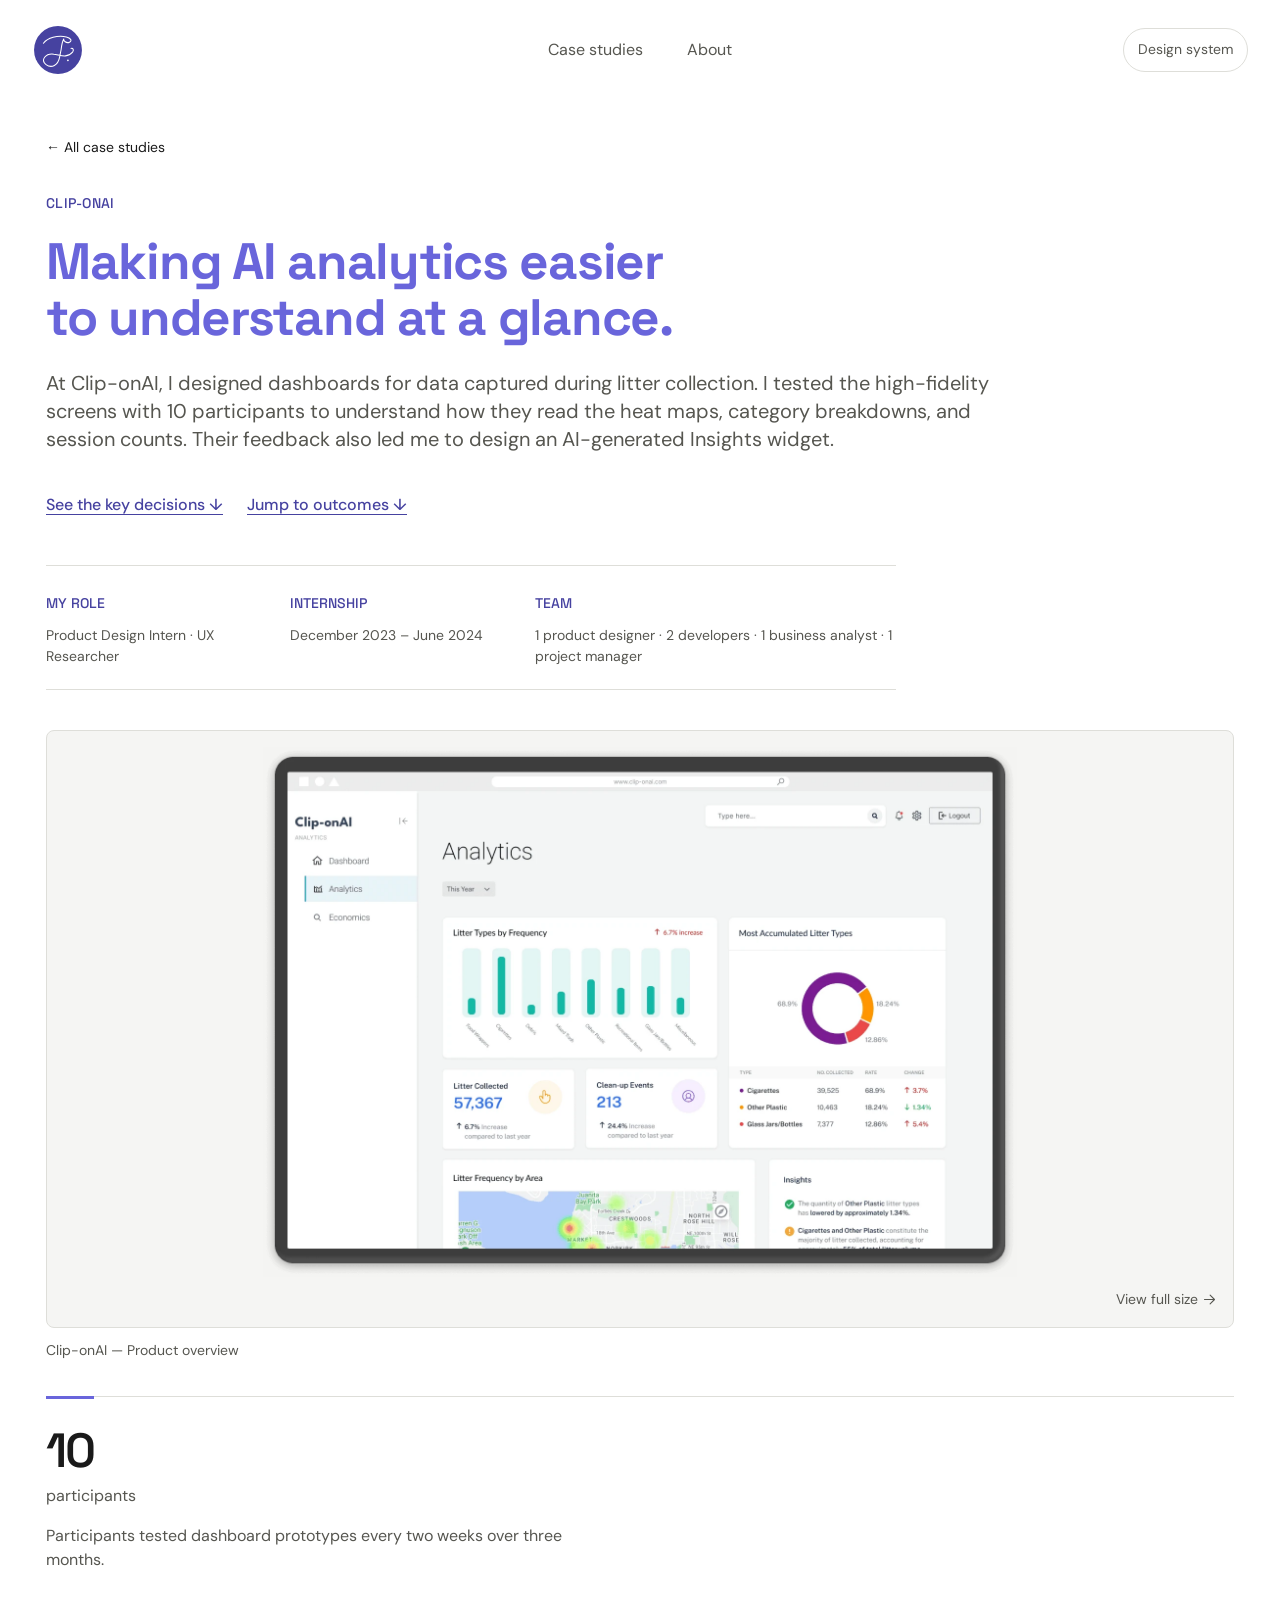
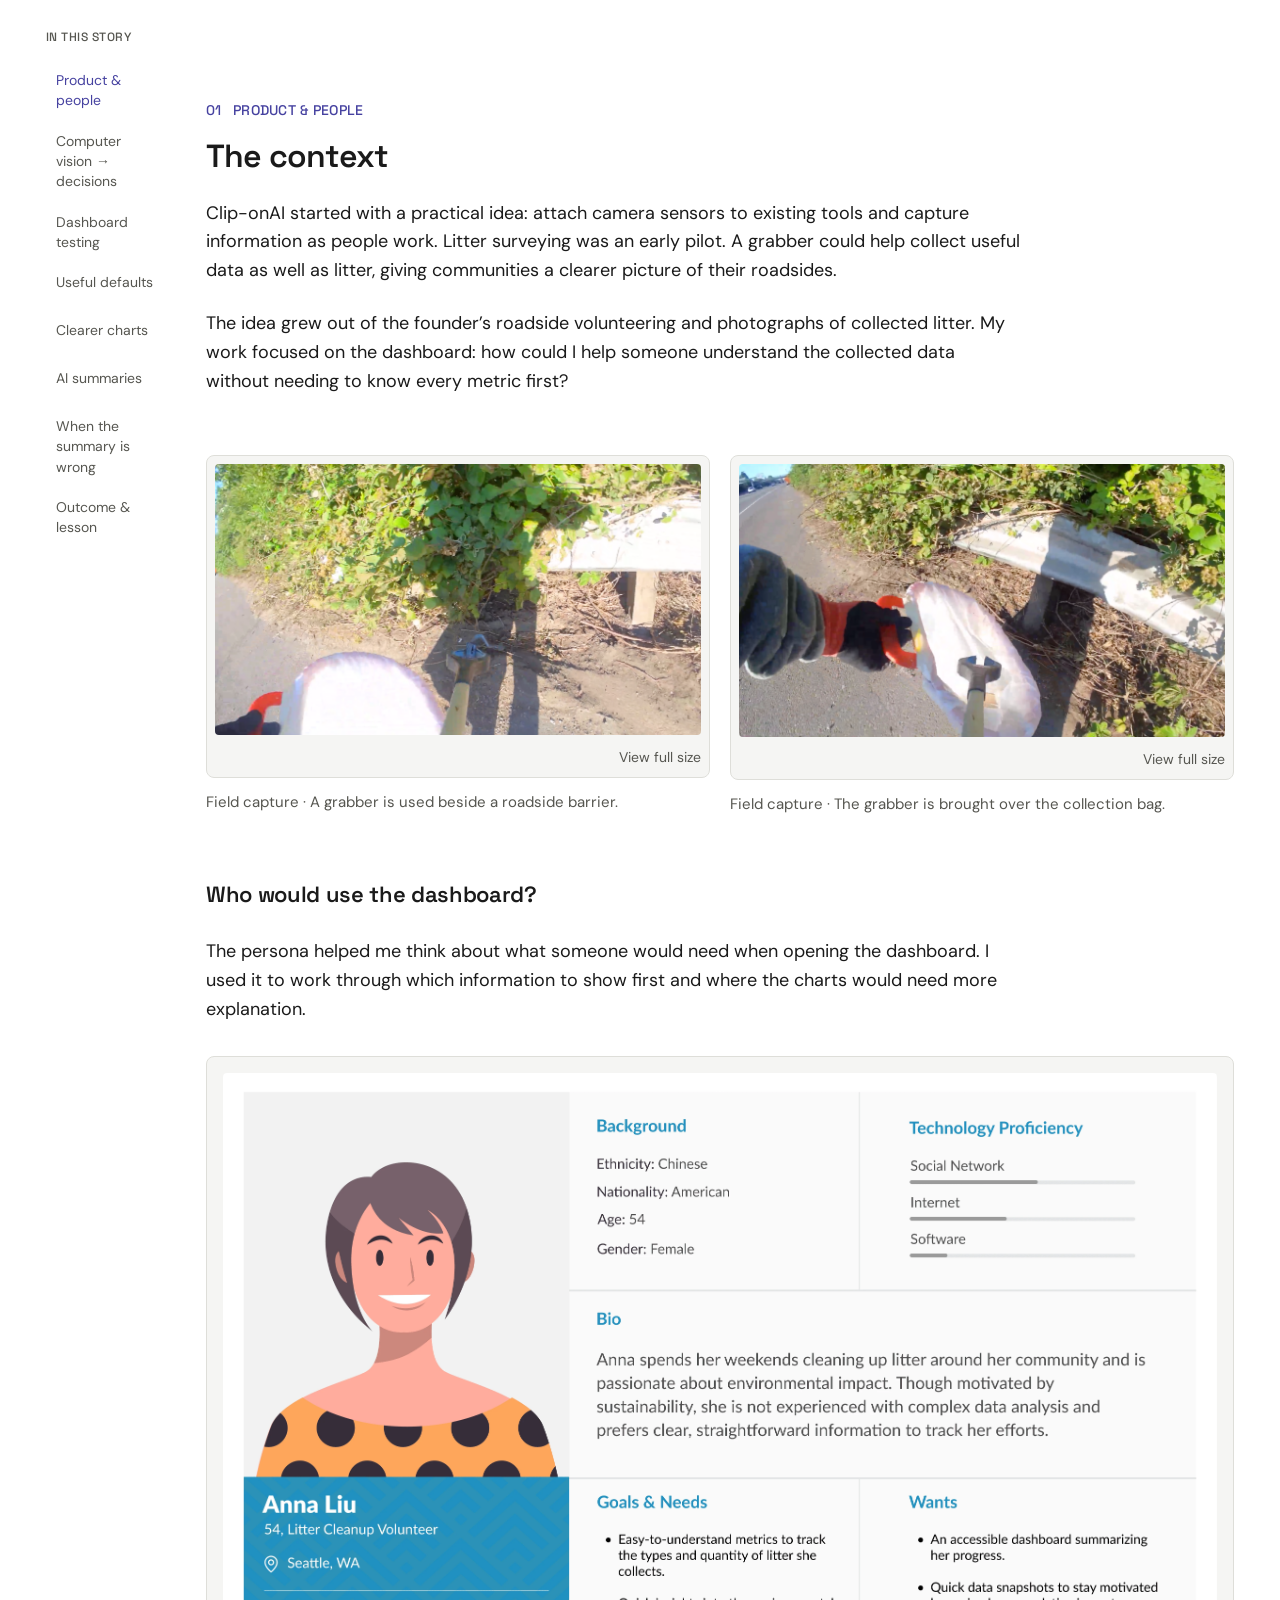
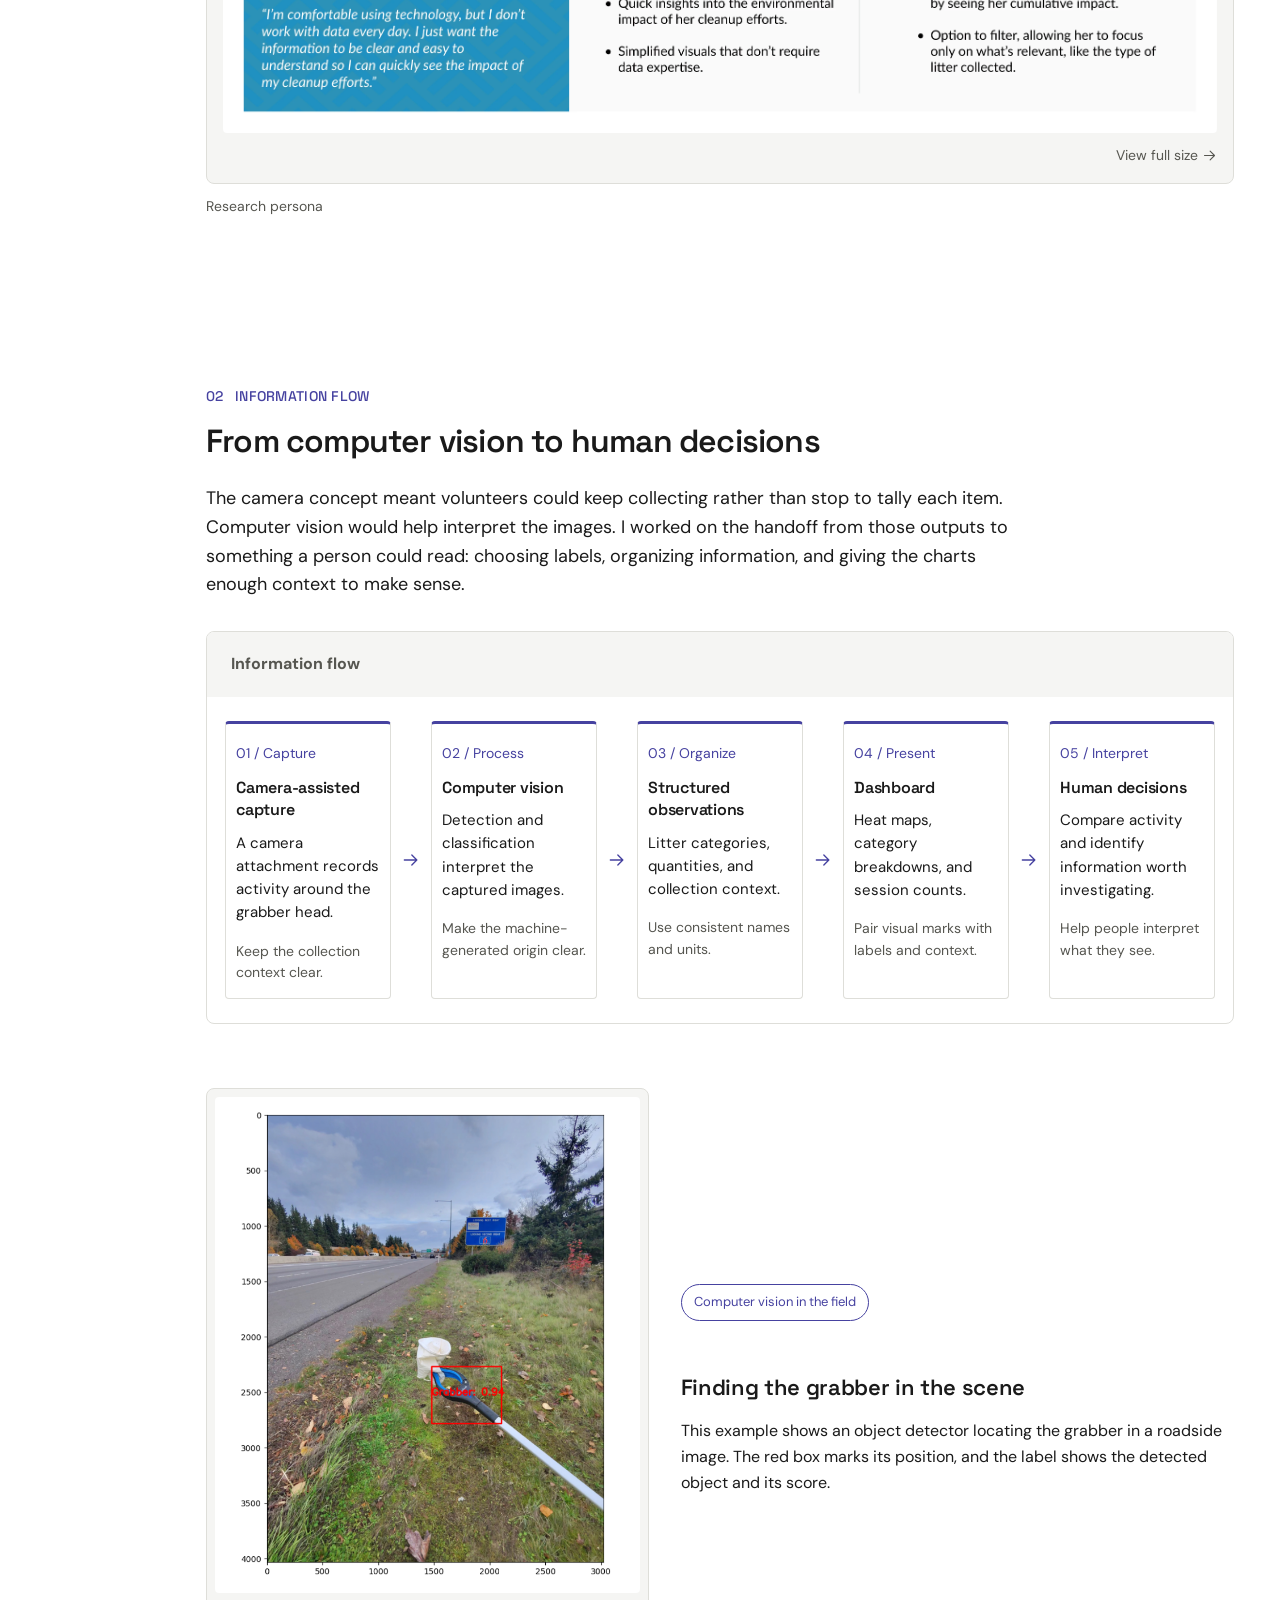
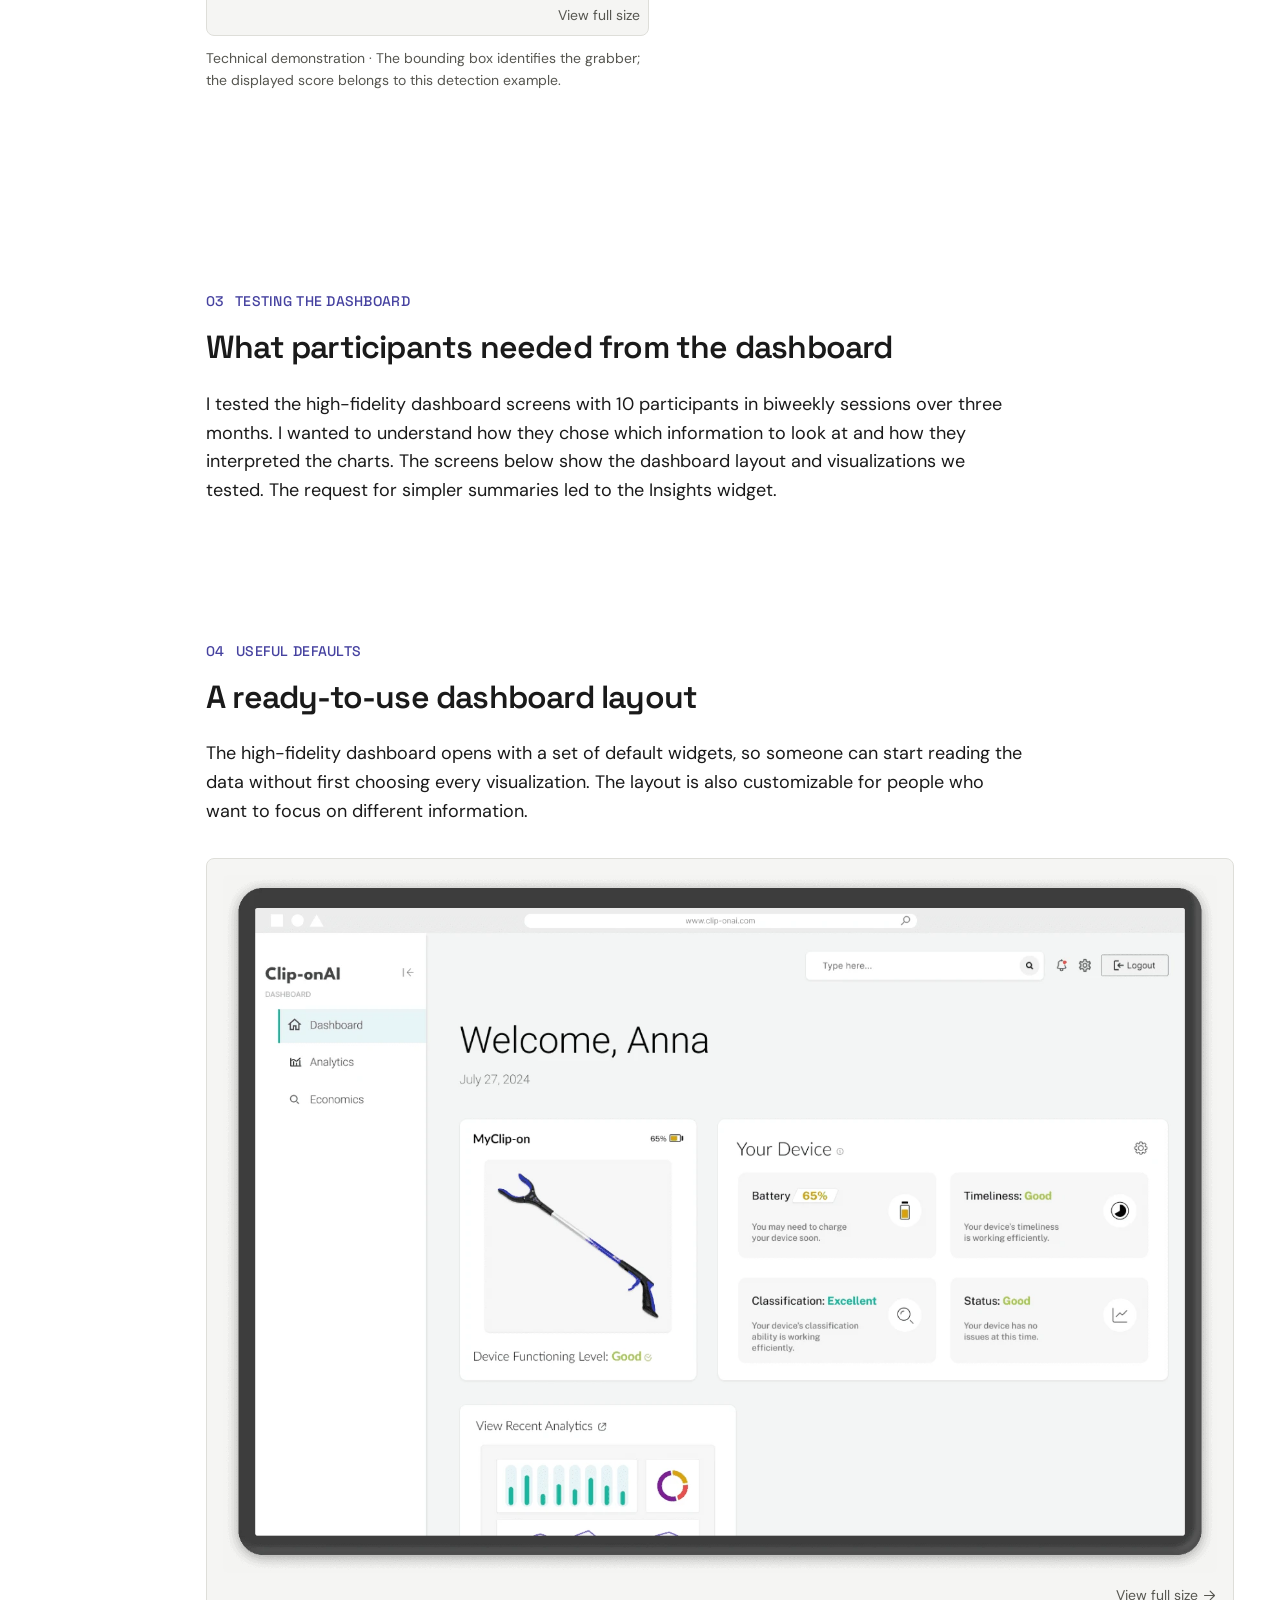
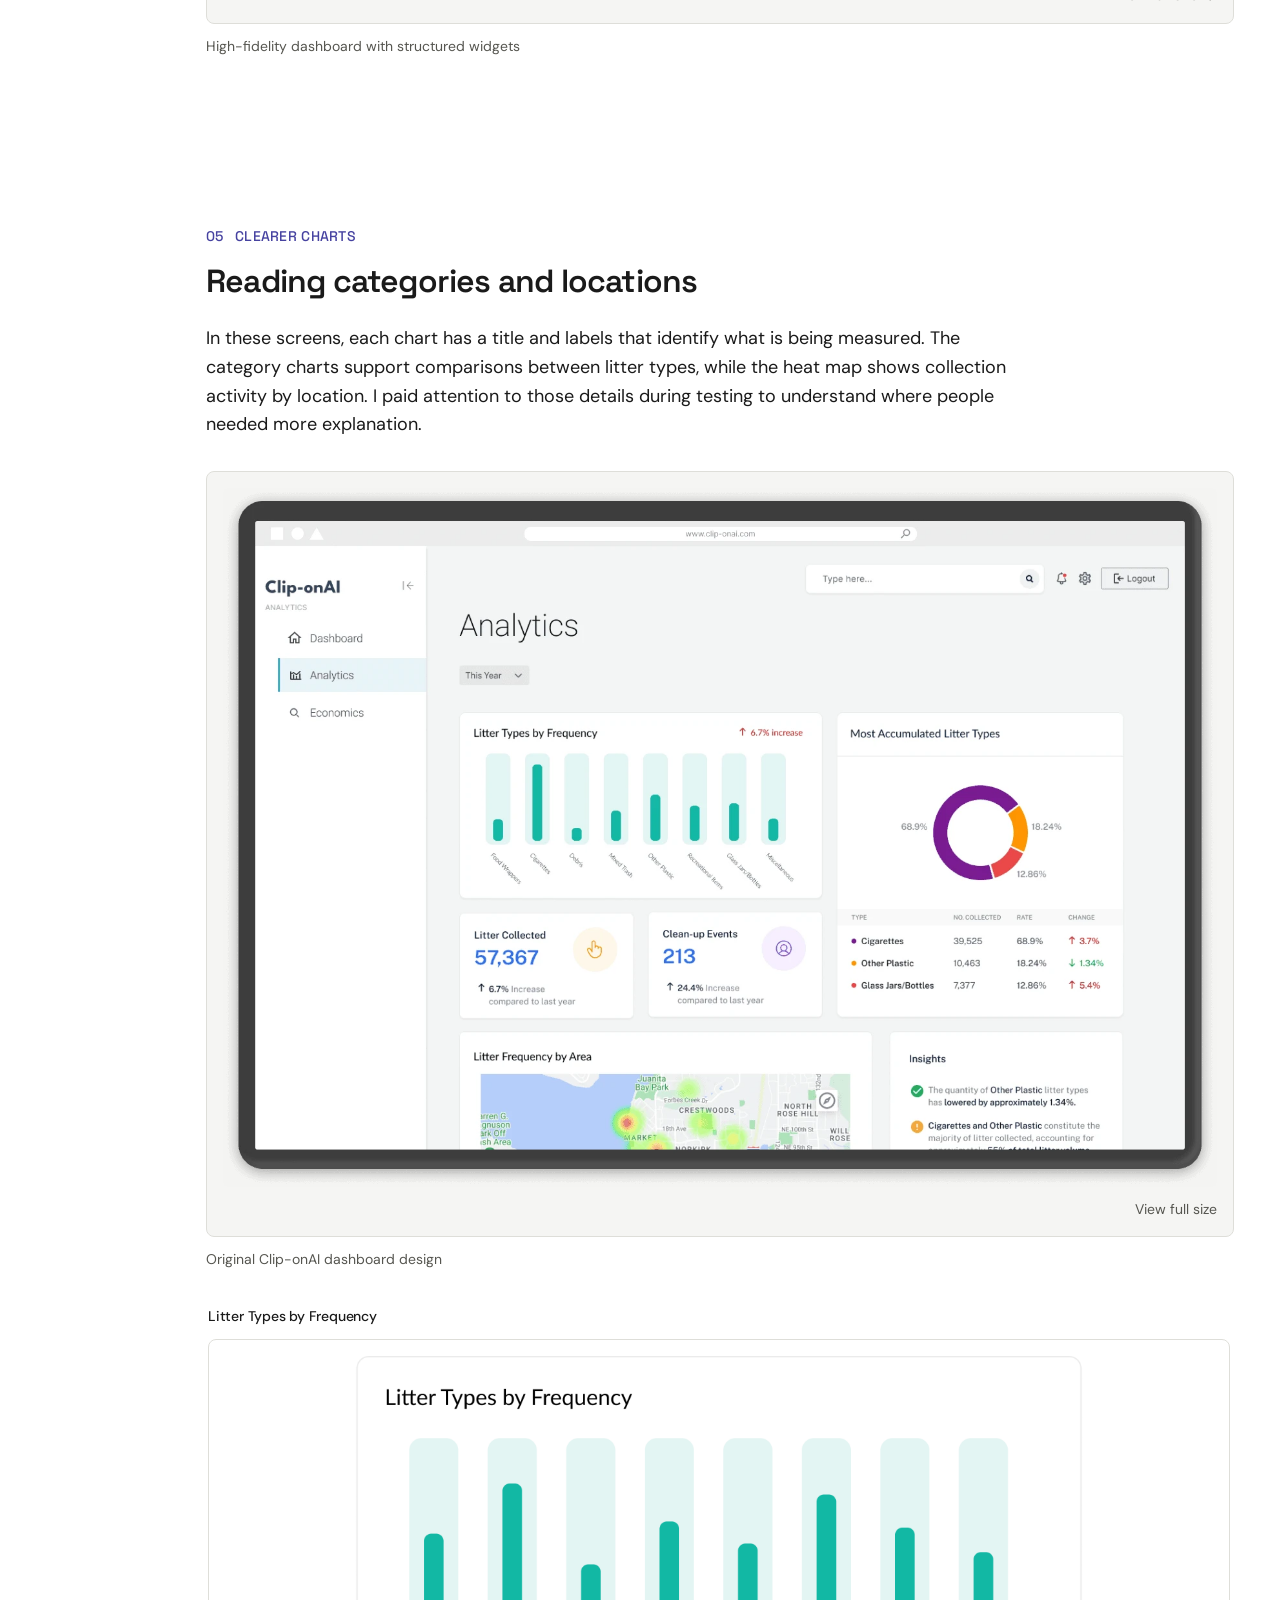
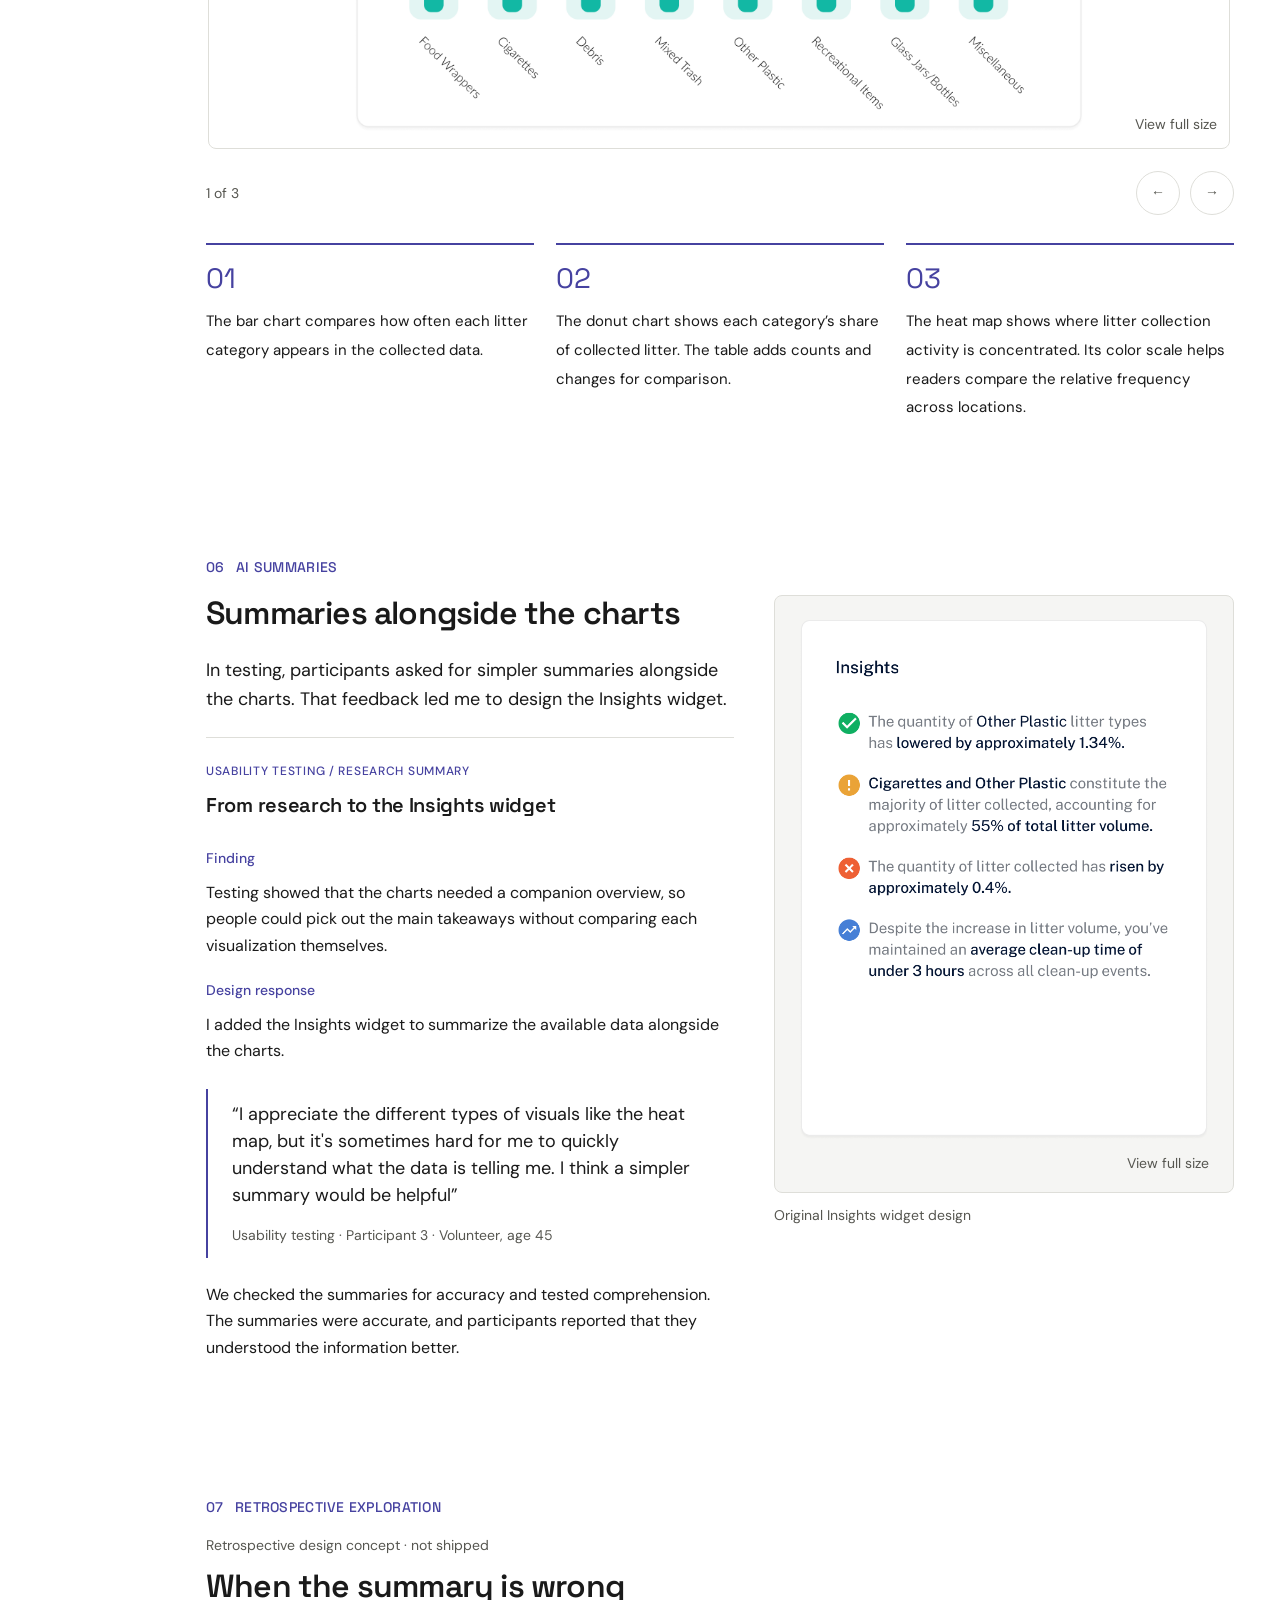
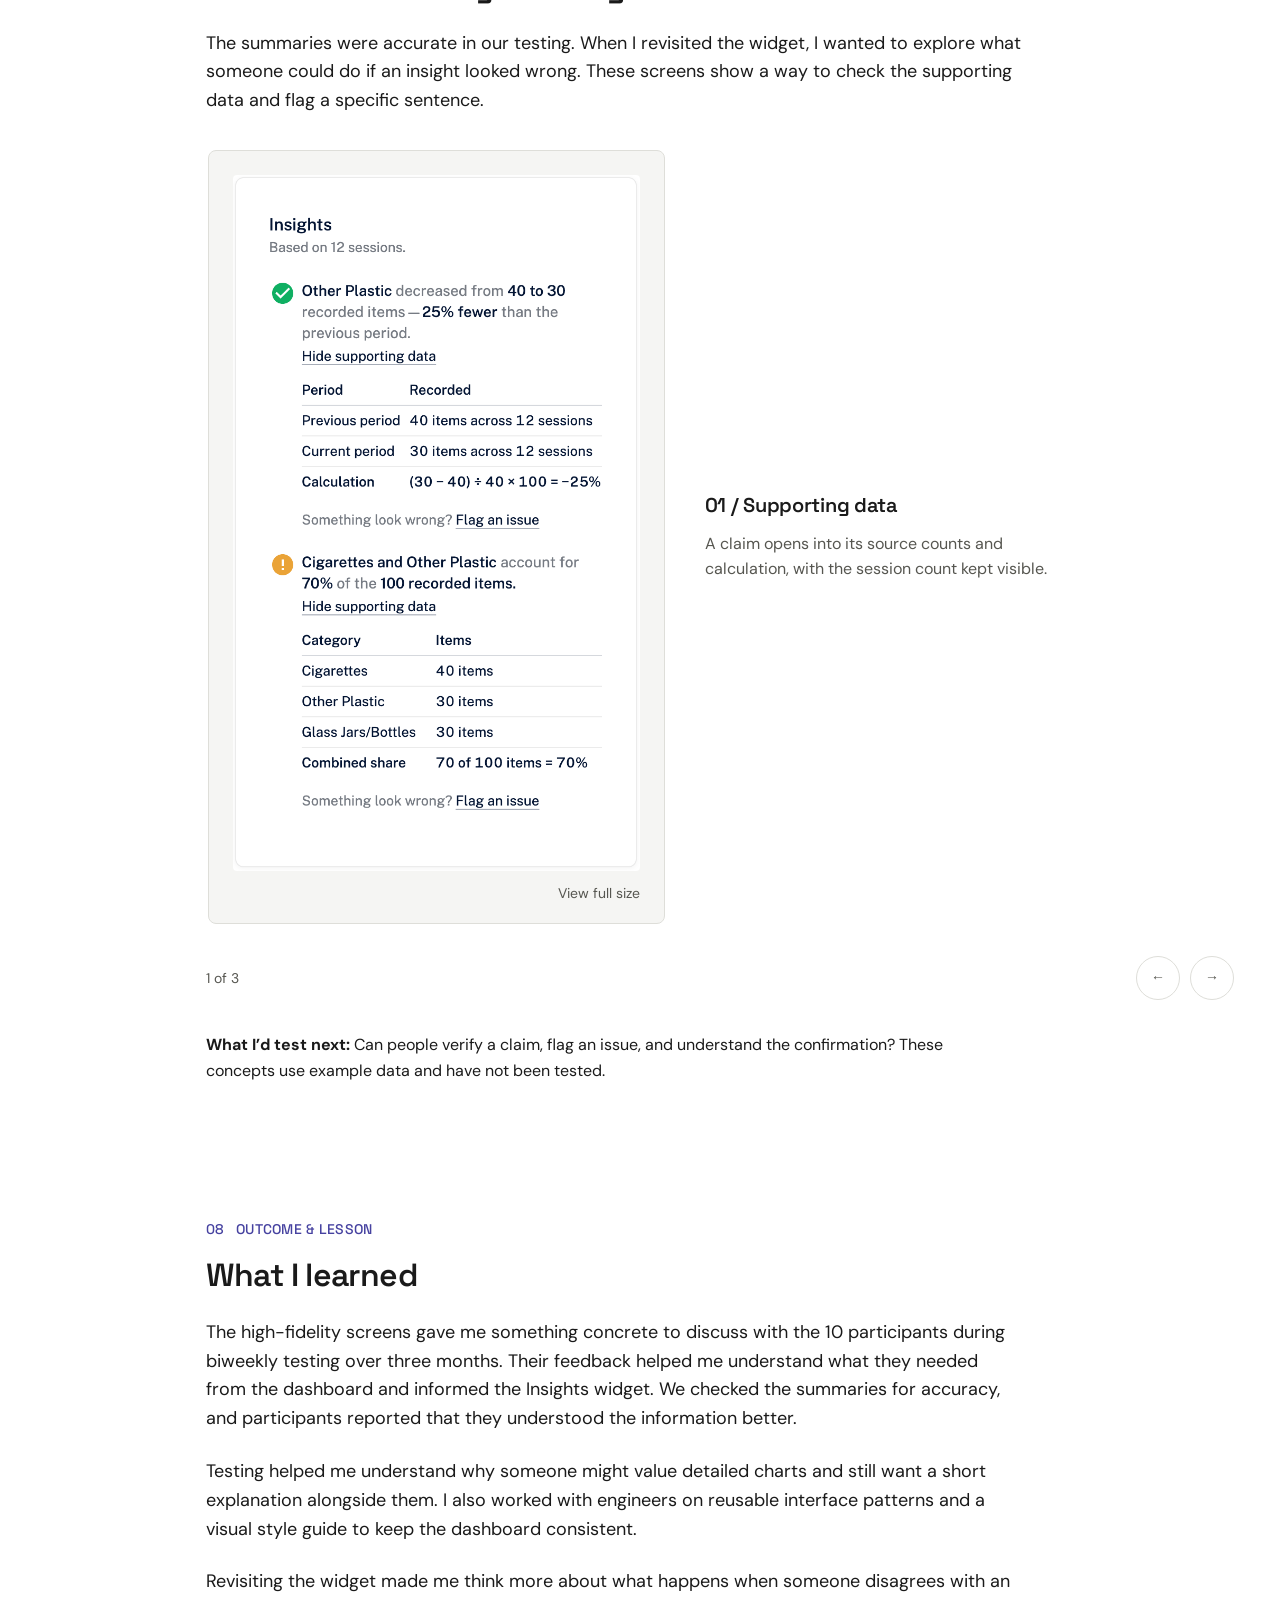
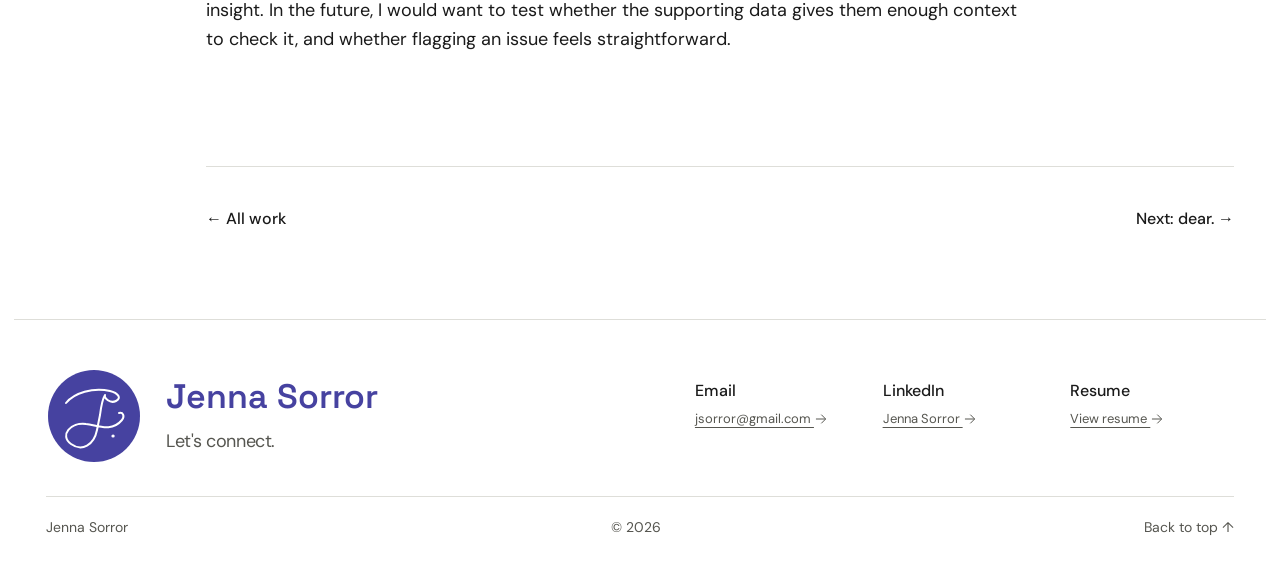
<file: case-studies/clip-onai/index.html>
<!DOCTYPE html>

<html lang="en"><head><link as="font" crossorigin="" href="/assets/space-grotesk-variable.ttf" rel="preload" type="font/ttf"/><meta charset="utf-8"/><meta content="width=device-width,initial-scale=1" name="viewport"/><title>Clip-onAI | Jenna Sorror</title><meta content="Jenna Sorror — UX designer blending storytelling, accessible design, and clear digital experiences." name="description"/><link as="font" crossorigin="" href="/assets/sans.woff2" rel="preload" type="font/woff2"/><link href="/design-tokens.css?v=745b3ae3ad" rel="stylesheet"/><link href="/style.css?v=02c57d635f" rel="stylesheet"/><script defer="" src="/app.js?v=f44a3ab343"></script><link href="/design-system.css?v=8ac322d73a" rel="stylesheet"/><link href="/clip-ai.css?v=e1da7bb7b2" rel="stylesheet"/><link href="/assets/brand-mark.svg?v=8d9b8e1a7a" rel="icon" sizes="any" type="image/svg+xml"/><link href="/favicon.ico?v=8d9b8e1a7a" rel="icon" sizes="16x16 32x32 48x48" type="image/x-icon"/><link href="/assets/favicon-32.png?v=8d9b8e1a7a" rel="icon" sizes="32x32" type="image/png"/><link href="/assets/apple-touch-icon.png?v=8d9b8e1a7a" rel="apple-touch-icon"/><link href="/system.css?v=2609588180" rel="stylesheet"/></head><body id="top"><a class="skip" href="#main">Skip to content</a><header><a aria-label="Jenna Sorror home" class="home-mark" href="/"><svg aria-hidden="true" focusable="false" viewbox="0 0 96 96" xmlns="http://www.w3.org/2000/svg"><circle class="ribbon-disc" cx="48" cy="48" fill="#4642a0" r="46"></circle><path class="signature-j" d="M20 35C28 25 47 19 64 23C72 25 76 30 70 33C64 36 58 30 59 27C56 32 55 39 54 47L51 62C48 77 36 84 25 76C13 67 25 54 40 56C51 57 65 65 76 52C79 48 77 44 73 45" data-brand-stroke="" fill="none" pathlength="1" stroke="#fff" stroke-linecap="round" stroke-linejoin="round" stroke-width="2"></path><path class="signature-accent" d="M67 68h.1" data-brand-stroke="" fill="none" pathlength="1" stroke="#fff" stroke-linecap="round" stroke-linejoin="round" stroke-width="3.2"></path></svg></a><nav aria-label="Main navigation"><a href="/#works">Case studies</a><a href="/about/">About</a></nav><a class="system-link" href="/design-system/">Design system</a><button aria-controls="site-menu" aria-expanded="false" aria-label="Open navigation menu" class="mobile-menu-toggle" type="button"><svg aria-hidden="true" viewbox="0 0 32 32"><path d="M5 9h22M5 16h22M5 23h22"></path></svg></button></header><main id="main" tabindex="-1"><article class="case"><div class="case-heading"><a class="back" href="/#works">← All case studies</a><p class="eyebrow">Clip-onAI</p><h1>Making AI analytics easier to understand at a glance.</h1><p class="intro">At Clip-onAI, I designed dashboards for data captured during litter collection. I tested the high-fidelity screens with 10 participants to understand how they read the heat maps, category breakdowns, and session counts. Their feedback also led me to design an AI-generated Insights widget.</p></div><nav aria-label="Quick reading" class="story-shortcuts"><a href="#widgets">See the key decisions ↓</a><a href="#outcomes">Jump to outcomes ↓</a></nav><div class="project-meta"><div><span>My role</span><p>Product Design Intern · UX Researcher</p></div><div><span>Internship</span><p>December 2023 – June 2024</p></div><div><span>Team</span><p>1 product designer · 2 developers · 1 business analyst · 1 project manager</p></div></div><figure><button aria-label="Expand: Clip-onAI — Product overview" class="image-button" data-expand=""><img alt="Clip-onAI — Product overview" fetchpriority="high" height="1082" loading="eager" src="/assets/AW6214WtkqIc3UOnvid4eXn3pQ.webp" width="1540"/><span class="expand">View full size <svg aria-hidden="true" class="arrow-icon" focusable="false" viewbox="0 0 24 24"><path d="M4 12h15M13 5l7 7-7 7"></path></svg></span></button><figcaption>Clip-onAI — Product overview</figcaption></figure><aside aria-label="Project metric" class="opening-kpi" id="key-metric"><div class="opening-kpi-measure"><p aria-label="10 participants" class="opening-kpi-value">10</p><p class="opening-kpi-unit">participants</p></div><p class="opening-kpi-meaning"><svg aria-hidden="true" class="kpi-diamond" focusable="false" viewbox="0 0 24 24"><path d="M12 1 15.8 8.2 23 12 15.8 15.8 12 23 8.2 15.8 1 12 8.2 8.2Z"></path></svg><span>Participants tested dashboard prototypes every two weeks over three months.</span></p></aside><div class="case-reading-layout"><nav aria-label="Case study sections" class="case-nav"><span class="nav-label">In this story</span><a href="#persona">Product &amp; people</a><a href="#ai-flow">Computer vision → decisions</a><a href="#problem">Dashboard testing</a><a href="#widgets">Useful defaults</a><a href="#labels">Clearer charts</a><a href="#insights">AI summaries</a><a href="#summary-logic">When the summary is wrong</a><a href="#outcomes">Outcome &amp; lesson</a></nav><div class="case-reading-content"><section class="story-section" id="persona"><div class="section-label"><span class="section-number">01</span>Product &amp; people</div><div class="section-content"><h2>The context</h2><p>Clip-onAI started with a practical idea: attach camera sensors to existing tools and capture information as people work. Litter surveying was an early pilot. A grabber could help collect useful data as well as litter, giving communities a clearer picture of their roadsides.</p><p>The idea grew out of the founder’s roadside volunteering and photographs of collected litter. My work focused on the dashboard: how could I help someone understand the collected data without needing to know every metric first?</p><div class="clip-field-gallery"><figure><button aria-label="Expand: First-person field frame of a litter grabber reaching toward roadside litter" class="image-button" data-expand=""><img alt="First-person field frame of a litter grabber reaching toward roadside litter" height="1106" loading="lazy" src="/assets/clip-field-pickup-cropped.png" width="1984"/><span class="expand">View full size</span></button><figcaption>Field capture · A grabber is used beside a roadside barrier.</figcaption></figure><figure><button aria-label="Expand: First-person field frame of a litter grabber positioned over a collection bag" class="image-button" data-expand=""><img alt="First-person field frame of a litter grabber positioned over a collection bag" height="1113" loading="lazy" src="/assets/clip-field-bag-cropped.png" width="1984"/><span class="expand">View full size</span></button><figcaption>Field capture · The grabber is brought over the collection bag.</figcaption></figure></div><h3 class="ai-subheading">Who would use the dashboard?</h3><p class="artifact-context">The persona helped me think about what someone would need when opening the dashboard. I used it to work through which information to show first and where the charts would need more explanation.</p><figure><button aria-label="Expand: research persona" class="image-button" data-expand=""><img alt="research persona" height="2808" loading="lazy" src="/assets/djFgJLpSzCZWsFp3TgGE1PWhbEo.webp" width="4226"/><span class="expand">View full size <svg aria-hidden="true" class="arrow-icon" focusable="false" viewbox="0 0 24 24"><path d="M4 12h15M13 5l7 7-7 7"></path></svg></span></button><figcaption>Research persona</figcaption></figure></div></section><section class="story-section" id="ai-flow"><div class="section-label"><span class="section-number">02</span>Information flow</div><div class="section-content"><h2>From computer vision to human decisions</h2><p>The camera concept meant volunteers could keep collecting rather than stop to tally each item. Computer vision would help interpret the images. I worked on the handoff from those outputs to something a person could read: choosing labels, organizing information, and giving the charts enough context to make sense.</p><figure class="ai-flow"><figcaption><strong>Information flow</strong></figcaption><ol><li><span>01 / Capture</span><h3>Camera-assisted capture</h3><p>A camera attachment records activity around the grabber head.</p><small>Keep the collection context clear.</small></li><li aria-hidden="true" class="flow-connector"><svg viewbox="0 0 24 24"><path d="M4 12h15m-6-6 6 6-6 6"></path></svg></li><li><span>02 / Process</span><h3>Computer vision</h3><p>Detection and classification interpret the captured images.</p><small>Make the machine-generated origin clear.</small></li><li aria-hidden="true" class="flow-connector"><svg viewbox="0 0 24 24"><path d="M4 12h15m-6-6 6 6-6 6"></path></svg></li><li><span>03 / Organize</span><h3>Structured observations</h3><p>Litter categories, quantities, and collection context.</p><small>Use consistent names and units.</small></li><li aria-hidden="true" class="flow-connector"><svg viewbox="0 0 24 24"><path d="M4 12h15m-6-6 6 6-6 6"></path></svg></li><li><span>04 / Present</span><h3>Dashboard</h3><p>Heat maps, category breakdowns, and session counts.</p><small>Pair visual marks with labels and context.</small></li><li aria-hidden="true" class="flow-connector"><svg viewbox="0 0 24 24"><path d="M4 12h15m-6-6 6 6-6 6"></path></svg></li><li><span>05 / Interpret</span><h3>Human decisions</h3><p>Compare activity and identify information worth investigating.</p><small>Help people interpret what they see.</small></li></ol></figure><div class="clip-technical-evidence"><figure><button aria-label="Expand: Supplied detection demonstration with a red bounding box labeled Grabber 0.94 around a litter grabber" class="image-button" data-expand=""><img alt="Supplied detection demonstration with a red bounding box labeled Grabber 0.94 around a litter grabber" height="970" loading="lazy" src="/assets/clip-grabber-detection.png" width="830"/><span class="expand">View full size</span></button><figcaption>Technical demonstration · The bounding box identifies the grabber; the displayed score belongs to this detection example.</figcaption></figure><div><span class="ai-concept-label">Computer vision in the field</span><h3>Finding the grabber in the scene</h3><p>This example shows an object detector locating the grabber in a roadside image. The red box marks its position, and the label shows the detected object and its score.</p></div></div></div></section><section class="story-section" id="problem"><div class="section-label"><span class="section-number">03</span>Testing the dashboard</div><div class="section-content"><h2>What participants needed from the dashboard</h2><p>I tested the high-fidelity dashboard screens with 10 participants in biweekly sessions over three months. I wanted to understand how they chose which information to look at and how they interpreted the charts. The screens below show the dashboard layout and visualizations we tested. The request for simpler summaries led to the Insights widget.</p></div></section><section class="story-section" id="widgets"><div class="section-label"><span class="section-number">04</span>Useful defaults</div><div class="section-content"><h2>A ready-to-use dashboard layout</h2><p>The high-fidelity dashboard opens with a set of default widgets, so someone can start reading the data without first choosing every visualization. The layout is also customizable for people who want to focus on different information.</p><figure><button aria-label="Expand: high-fidelity dashboard with structured widgets" class="image-button" data-expand=""><img alt="high-fidelity dashboard with structured widgets" height="1082" loading="lazy" src="/assets/hMv7F2qHO9B57hwT6dAbCZefA.webp" width="1540"/><span class="expand">View full size <svg aria-hidden="true" class="arrow-icon" focusable="false" viewbox="0 0 24 24"><path d="M4 12h15M13 5l7 7-7 7"></path></svg></span></button><figcaption>High-fidelity dashboard with structured widgets</figcaption></figure></div></section><section class="story-section" id="labels"><div class="section-label"><span class="section-number">05</span>Clearer charts</div><div class="section-content"><h2>Reading categories and locations</h2><p>In these screens, each chart has a title and labels that identify what is being measured. The category charts support comparisons between litter types, while the heat map shows collection activity by location. I paid attention to those details during testing to understand where people needed more explanation.</p><figure class="clip-full-dashboard"><button aria-label="Expand: Original Clip-onAI dashboard with category frequency bars, a category breakdown table and donut chart, and an area heat map" class="image-button" data-expand=""><img alt="Original Clip-onAI dashboard with category frequency bars, a category breakdown table and donut chart, and an area heat map" height="1082" loading="lazy" src="/assets/AW6214WtkqIc3UOnvid4eXn3pQ.webp" width="1540"/><span class="expand">View full size</span></button><figcaption>Original Clip-onAI dashboard design</figcaption></figure><div aria-label="Original dashboard charts" class="screen-gallery clip-chart-gallery" data-compact-gallery="true" data-gallery=""><div class="gallery-track"><figure class="gallery-slide" data-slide-label="Category frequency"><h3 class="gallery-slide-label">Litter Types by Frequency</h3><button aria-label="Expand: Litter Types by Frequency bar chart" class="image-button" data-expand=""><img alt="Litter Types by Frequency bar chart" height="1056" loading="lazy" src="/assets/clip-frequency-original.png" width="2048"/><span class="expand">View full size</span></button></figure><figure class="gallery-slide" data-slide-label="Category breakdown"><h3 class="gallery-slide-label">Most Accumulated Litter Types</h3><button aria-label="Expand: Most Accumulated Litter Types donut chart and category table" class="image-button" data-expand=""><img alt="Most Accumulated Litter Types donut chart and category table" height="2000" loading="lazy" src="/assets/clip-category-original.png" width="1884"/><span class="expand">View full size</span></button></figure><figure class="gallery-slide" data-slide-label="Area heat map"><h3 class="gallery-slide-label">Litter Frequency by Area</h3><button aria-label="Expand: Litter Frequency by Area heat map with the complete color scale" class="image-button" data-expand=""><img alt="Litter Frequency by Area heat map with the complete color scale" height="1478" loading="lazy" src="/assets/clip-heatmap-original.png" width="2048"/><span class="expand">View full size</span></button></figure></div><div class="clip-gallery-footer"><p aria-live="polite" class="gallery-status">1 of 3</p><div class="gallery-arrows"><button aria-label="Previous chart" data-gallery-prev="" type="button">←</button><button aria-label="Next chart" data-gallery-next="" type="button">→</button></div></div></div><div class="clip-chart-explanations review-steps"><ol><li><span>The bar chart compares how often each litter category appears in the collected data.</span></li><li><span>The donut chart shows each category’s share of collected litter. The table adds counts and changes for comparison.</span></li><li><span>The heat map shows where litter collection activity is concentrated. Its color scale helps readers compare the relative frequency across locations.</span></li></ol></div></div></section><section class="story-section" id="insights"><div class="section-label"><span class="section-number">06</span>AI summaries</div><div class="section-content"><div class="clip-insights-layout"><div class="clip-insights-copy"><h2>Summaries alongside the charts</h2><p>In testing, participants asked for simpler summaries alongside the charts. That feedback led me to design the Insights widget.</p><aside aria-labelledby="insights-evidence-title" class="research-evidence"><p class="evidence-source">USABILITY TESTING / RESEARCH SUMMARY</p><h3 id="insights-evidence-title">From research to the Insights widget</h3><div class="finding-response"><div><span>Finding</span><p>Testing showed that the charts needed a companion overview, so people could pick out the main takeaways without comparing each visualization themselves.</p></div><div><span>Design response</span><p>I added the Insights widget to summarize the available data alongside the charts.</p></div></div><blockquote><p>“I appreciate the different types of visuals like the heat map, but it's sometimes hard for me to quickly understand what the data is telling me. I think a simpler summary would be helpful”</p><cite>Usability testing · Participant 3 · Volunteer, age 45</cite></blockquote></aside><p class="insight-outcome">We checked the summaries for accuracy and tested comprehension. The summaries were accurate, and participants reported that they understood the information better.</p></div><figure class="clip-original-insights"><button aria-label="Expand: Original Insights widget with four written observations about litter quantities, category shares, and cleanup time" class="image-button" data-expand=""><img alt="Original Insights widget with four written observations about litter quantities, category shares, and cleanup time" height="1952" loading="lazy" src="/assets/clip-insights-original.png" width="1536"/><span class="expand">View full size</span></button><figcaption>Original Insights widget design</figcaption></figure></div></div></section><section class="story-section" id="summary-logic"><div class="section-label"><span class="section-number">07</span>Retrospective exploration</div><div class="section-content"><p class="retro-note">Retrospective design concept · not shipped</p><h2>When the summary is wrong</h2><p>The summaries were accurate in our testing. When I revisited the widget, I wanted to explore what someone could do if an insight looked wrong. These screens show a way to check the supporting data and flag a specific sentence.</p><div aria-label="Retrospective Insights concepts" class="screen-gallery clip-retro-gallery" data-compact-gallery="true" data-gallery=""><div class="gallery-track"><figure class="gallery-slide" data-slide-label="Supporting data"><button aria-label="Expand: Retrospective concept — Supporting data" class="image-button" data-expand=""><img alt="Retrospective Insights concept with example data: Supporting data. A claim opens into its source counts and calculation, with the session count kept visible." height="1318" loading="lazy" src="/assets/clip-summary-exploration/supporting-data-widget.png" width="770"/><span class="expand">View full size</span></button><figcaption><h3 class="gallery-slide-label">01 / Supporting data</h3><p>A claim opens into its source counts and calculation, with the session count kept visible.</p></figcaption></figure><figure class="gallery-slide" data-slide-label="Flag an issue"><button aria-label="Expand: Retrospective concept — Flag an issue" class="image-button" data-expand=""><img alt="Retrospective Insights concept with example data: Flag an issue. A short form lets someone explain what is wrong with a specific insight, without leaving its supporting data." height="1204" loading="lazy" src="/assets/clip-summary-exploration/flag-form-widget.png" width="770"/><span class="expand">View full size</span></button><figcaption><h3 class="gallery-slide-label">02 / Flag an issue</h3><p>A short form lets someone explain what is wrong with a specific insight, without leaving its supporting data.</p></figcaption></figure><figure class="gallery-slide" data-slide-label="Flag saved"><button aria-label="Expand: Retrospective concept — Flag saved" class="image-button" data-expand=""><img alt="Retrospective Insights concept with example data: Flag saved. A confirmation acknowledges the flag beside the insight, so the reader can continue reviewing the dashboard." height="974" loading="lazy" src="/assets/clip-summary-exploration/flag-saved-widget.png" width="770"/><span class="expand">View full size</span></button><figcaption><h3 class="gallery-slide-label">03 / Flag saved</h3><p>A confirmation acknowledges the flag beside the insight, so the reader can continue reviewing the dashboard.</p></figcaption></figure></div><div class="clip-gallery-footer"><p aria-live="polite" class="gallery-status">1 of 3</p><div class="gallery-arrows"><button aria-label="Previous concept" data-gallery-prev="" type="button">←</button><button aria-label="Next concept" data-gallery-next="" type="button">→</button></div></div></div><p class="retro-validation"><strong>What I’d test next: </strong>Can people verify a claim, flag an issue, and understand the confirmation? These concepts use example data and have not been tested.</p></div></section><section class="story-section" id="outcomes"><div class="section-label"><span class="section-number">08</span>Outcome &amp; lesson</div><div class="section-content"><h2>What I learned</h2><p>The high-fidelity screens gave me something concrete to discuss with the 10 participants during biweekly testing over three months. Their feedback helped me understand what they needed from the dashboard and informed the Insights widget. We checked the summaries for accuracy, and participants reported that they understood the information better.</p><p>Testing helped me understand why someone might value detailed charts and still want a short explanation alongside them. I also worked with engineers on reusable interface patterns and a visual style guide to keep the dashboard consistent.</p><p>Revisiting the widget made me think more about what happens when someone disagrees with an insight. In the future, I would want to test whether the supporting data gives them enough context to check it, and whether flagging an issue feels straightforward.</p></div></section><div class="next-project"><a href="/#works">← All work</a><a href="/case-studies/dear/">Next: dear. →</a></div></div></div></article></main><footer><div class="footer-top"><div class="footer-identity"><a aria-label="Jenna Sorror home" class="footer-logo" href="/"><svg aria-hidden="true" focusable="false" viewbox="0 0 96 96" xmlns="http://www.w3.org/2000/svg"><circle class="ribbon-disc" cx="48" cy="48" fill="#4642a0" r="46"></circle><path class="signature-j" d="M20 35C28 25 47 19 64 23C72 25 76 30 70 33C64 36 58 30 59 27C56 32 55 39 54 47L51 62C48 77 36 84 25 76C13 67 25 54 40 56C51 57 65 65 76 52C79 48 77 44 73 45" data-brand-stroke="" fill="none" pathlength="1" stroke="#fff" stroke-linecap="round" stroke-linejoin="round" stroke-width="2"></path><path class="signature-accent" d="M67 68h.1" data-brand-stroke="" fill="none" pathlength="1" stroke="#fff" stroke-linecap="round" stroke-linejoin="round" stroke-width="3.2"></path></svg></a><div><p class="footer-name">Jenna Sorror</p><h2>Let's connect.</h2></div></div><div class="contacts"><a href="mailto:jsorror@gmail.com" rel="noopener noreferrer" target="_blank">Email <span>jsorror@gmail.com <svg aria-hidden="true" class="arrow-icon" focusable="false" viewbox="0 0 24 24"><path d="M4 12h15M13 5l7 7-7 7"></path></svg></span><span class="sr-only"> (opens in a new tab)</span></a><a href="https://www.linkedin.com/in/jennasorror/" rel="noopener noreferrer" target="_blank">LinkedIn <span>Jenna Sorror <svg aria-hidden="true" class="arrow-icon" focusable="false" viewbox="0 0 24 24"><path d="M4 12h15M13 5l7 7-7 7"></path></svg></span><span class="sr-only"> (opens in a new tab)</span></a><a href="https://drive.google.com/file/d/19zWwg7ZewwxNA2cMb1BsrC5pMy4s9Al8/view?usp=sharing" rel="noopener noreferrer" target="_blank">Resume <span>View resume <svg aria-hidden="true" class="arrow-icon" focusable="false" viewbox="0 0 24 24"><path d="M4 12h15M13 5l7 7-7 7"></path></svg></span><span class="sr-only"> (opens in a new tab)</span></a></div></div><div class="copyright"><a href="/">Jenna Sorror</a><span>© 2026</span><a href="#top">Back to top ↑</a></div></footer><dialog aria-label="Expanded project image"><button aria-label="Close image" class="close">Close ×</button><div class="image-stage"><img alt=""/></div><p class="viewer-caption"></p></dialog><dialog aria-label="Navigation menu" class="mobile-menu" id="site-menu"><div class="menu-top"><a aria-label="Jenna Sorror home" class="menu-home" href="/"><svg aria-hidden="true" focusable="false" viewbox="0 0 96 96" xmlns="http://www.w3.org/2000/svg"><circle class="ribbon-disc" cx="48" cy="48" fill="#4642a0" r="46"></circle><path class="signature-j" d="M20 35C28 25 47 19 64 23C72 25 76 30 70 33C64 36 58 30 59 27C56 32 55 39 54 47L51 62C48 77 36 84 25 76C13 67 25 54 40 56C51 57 65 65 76 52C79 48 77 44 73 45" data-brand-stroke="" fill="none" pathlength="1" stroke="#fff" stroke-linecap="round" stroke-linejoin="round" stroke-width="2"></path><path class="signature-accent" d="M67 68h.1" data-brand-stroke="" fill="none" pathlength="1" stroke="#fff" stroke-linecap="round" stroke-linejoin="round" stroke-width="3.2"></path></svg></a><button aria-label="Close navigation menu" autofocus="" class="menu-close" type="button"><svg aria-hidden="true" viewbox="0 0 32 32"><path d="M7 7l18 18M25 7L7 25"></path></svg></button></div><nav aria-label="Mobile navigation" class="menu-links"><a data-menu-page="work" href="/#works">Case studies</a><a data-menu-page="about" href="/about/">About</a><a data-menu-page="system" href="/design-system/">Design system</a></nav><div class="menu-contact"><p>Let’s connect.</p><a class="menu-email" href="mailto:jsorror@gmail.com" rel="noopener noreferrer" target="_blank">jsorror@gmail.com<span class="sr-only"> (opens in a new tab)</span></a><div><a href="https://www.linkedin.com/in/jennasorror/" rel="noopener noreferrer" target="_blank">LinkedIn<span class="sr-only"> (opens in a new tab)</span></a><a href="https://drive.google.com/file/d/19zWwg7ZewwxNA2cMb1BsrC5pMy4s9Al8/view?usp=sharing" rel="noopener noreferrer" target="_blank">Resume<span class="sr-only"> (opens in a new tab)</span></a></div></div></dialog></body></html>
</file>
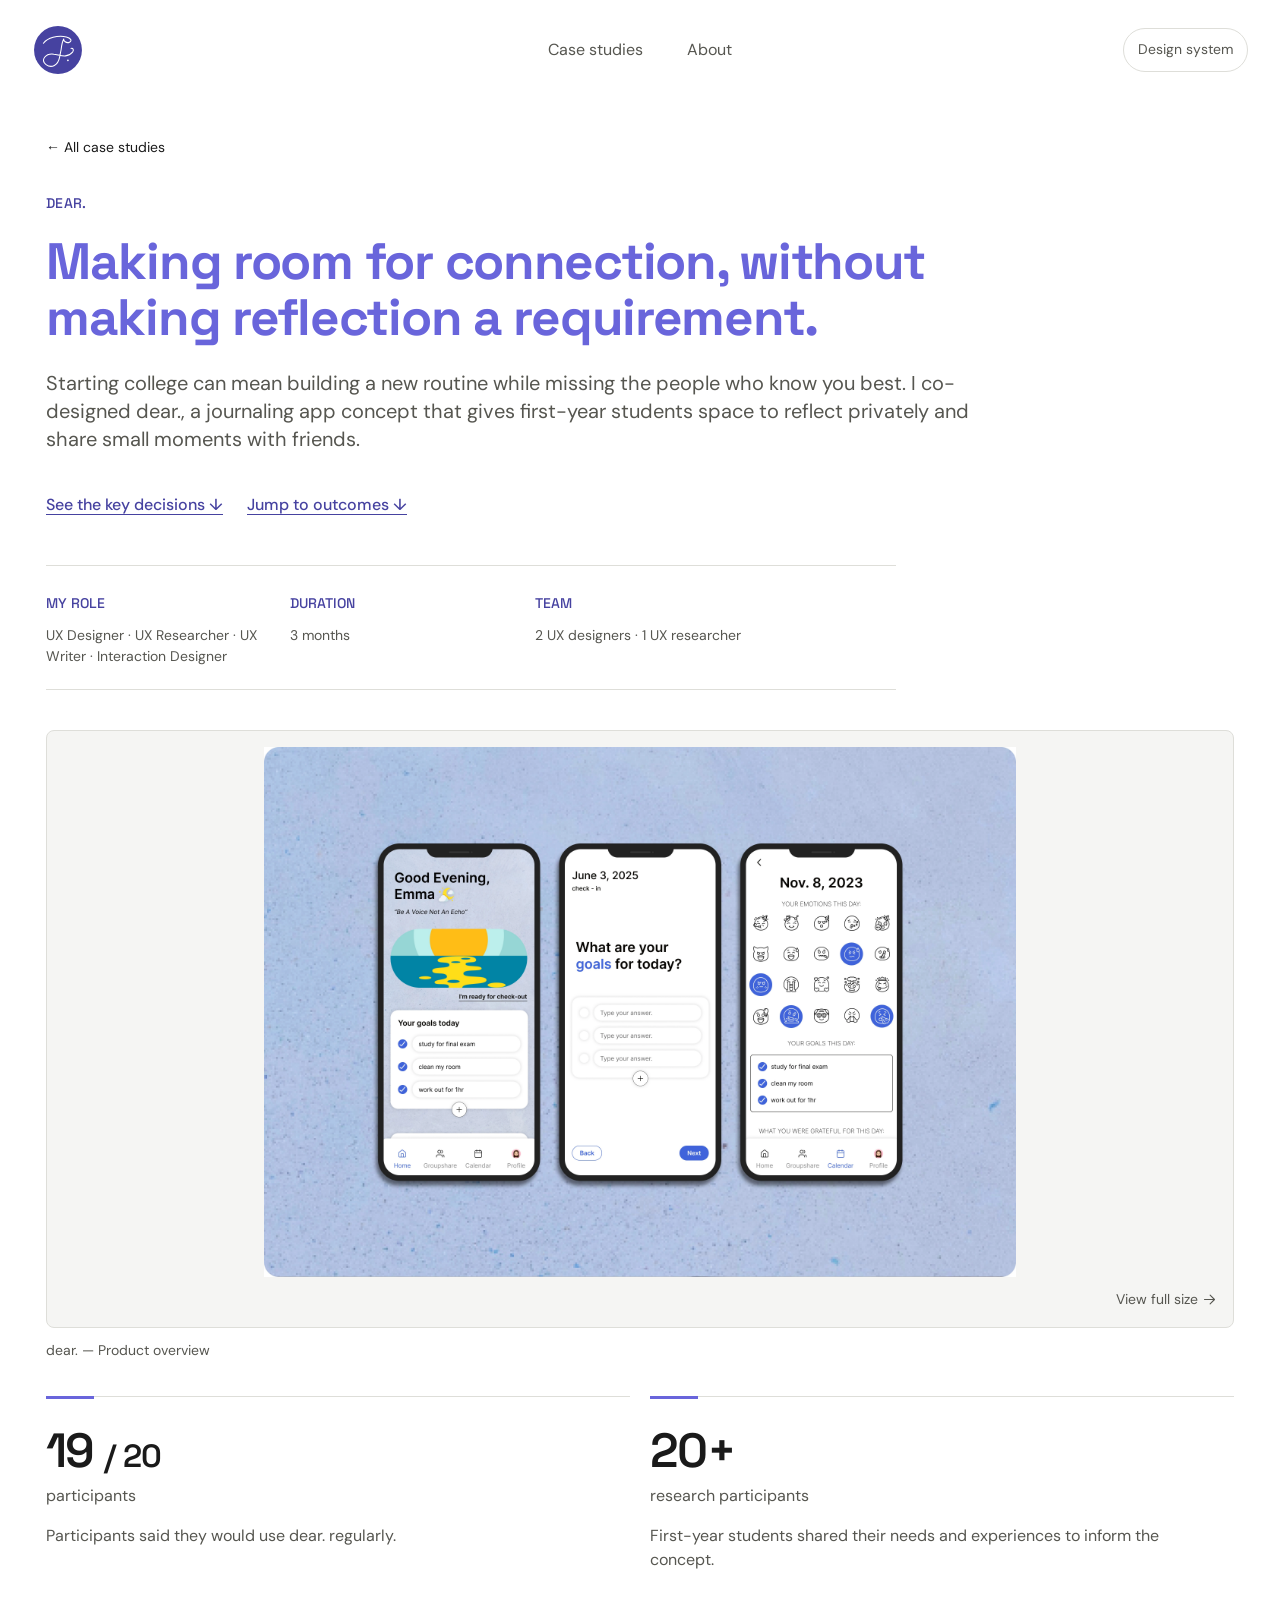
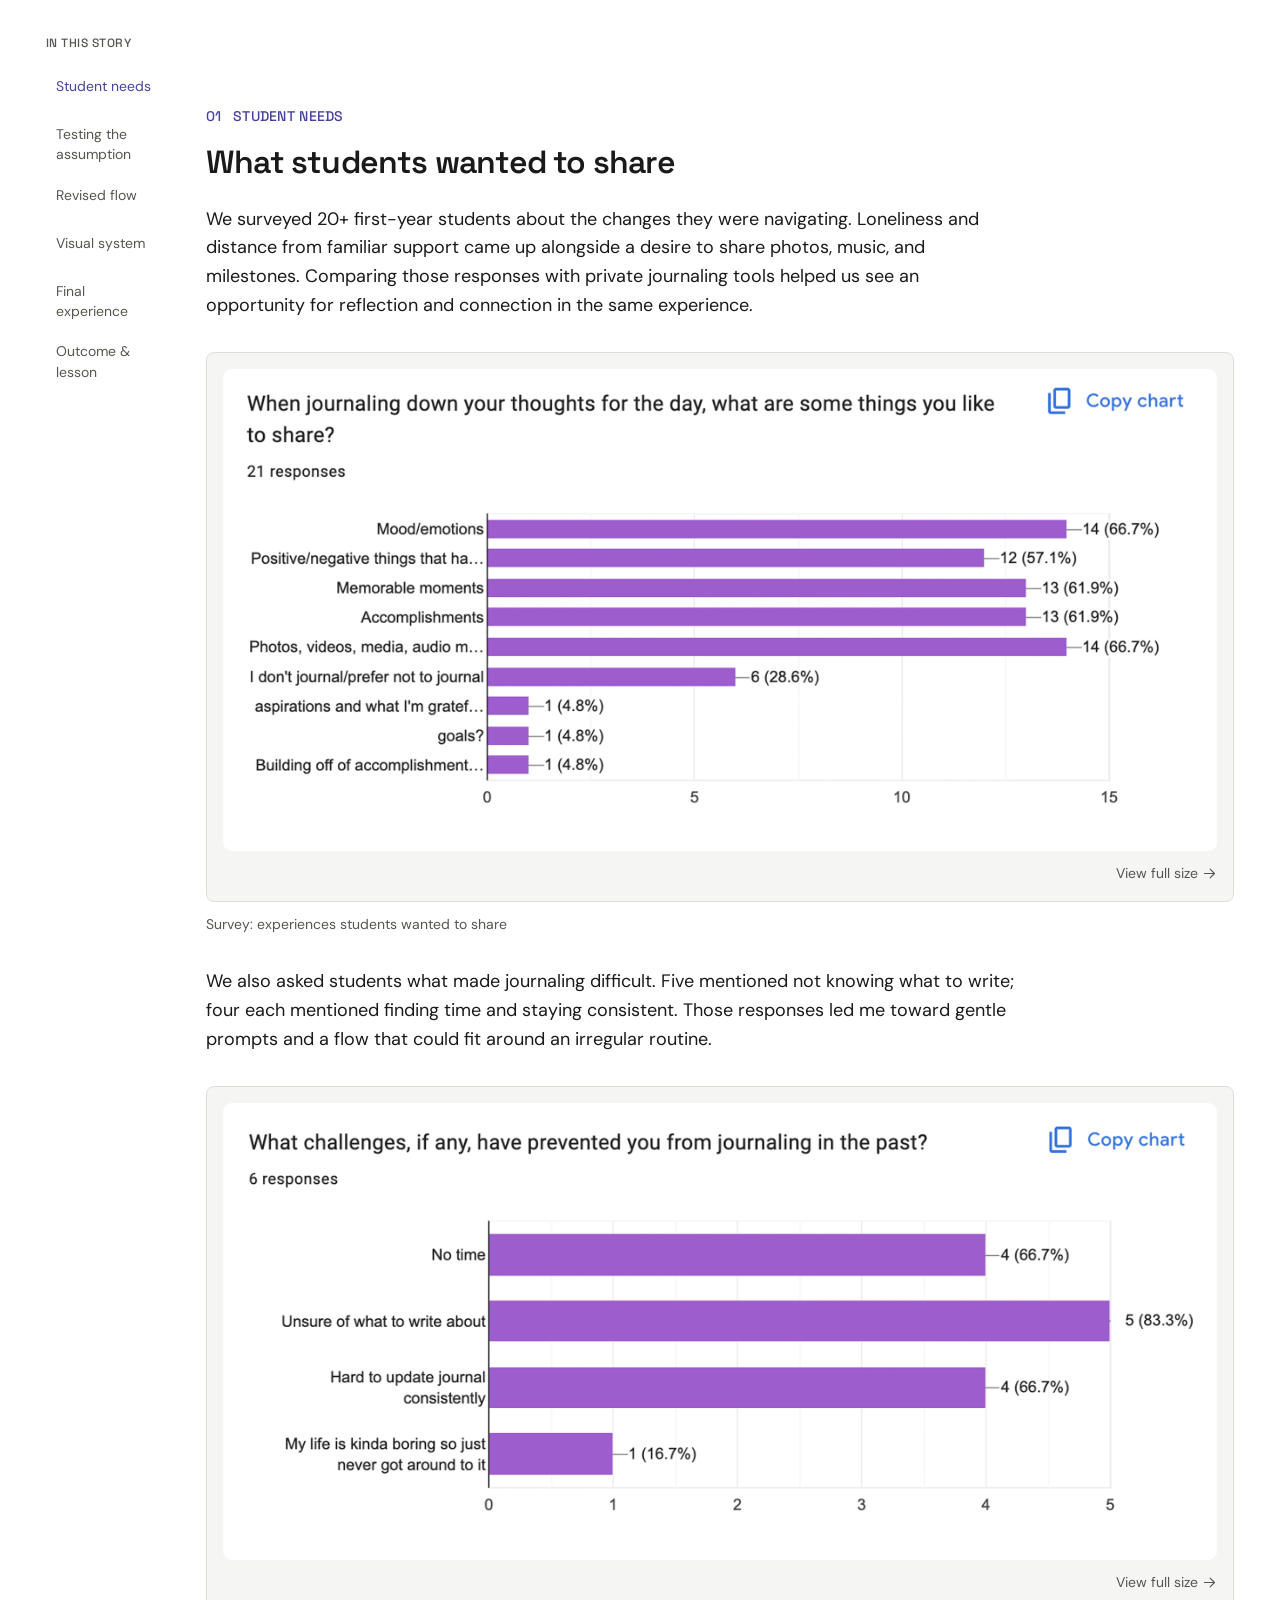
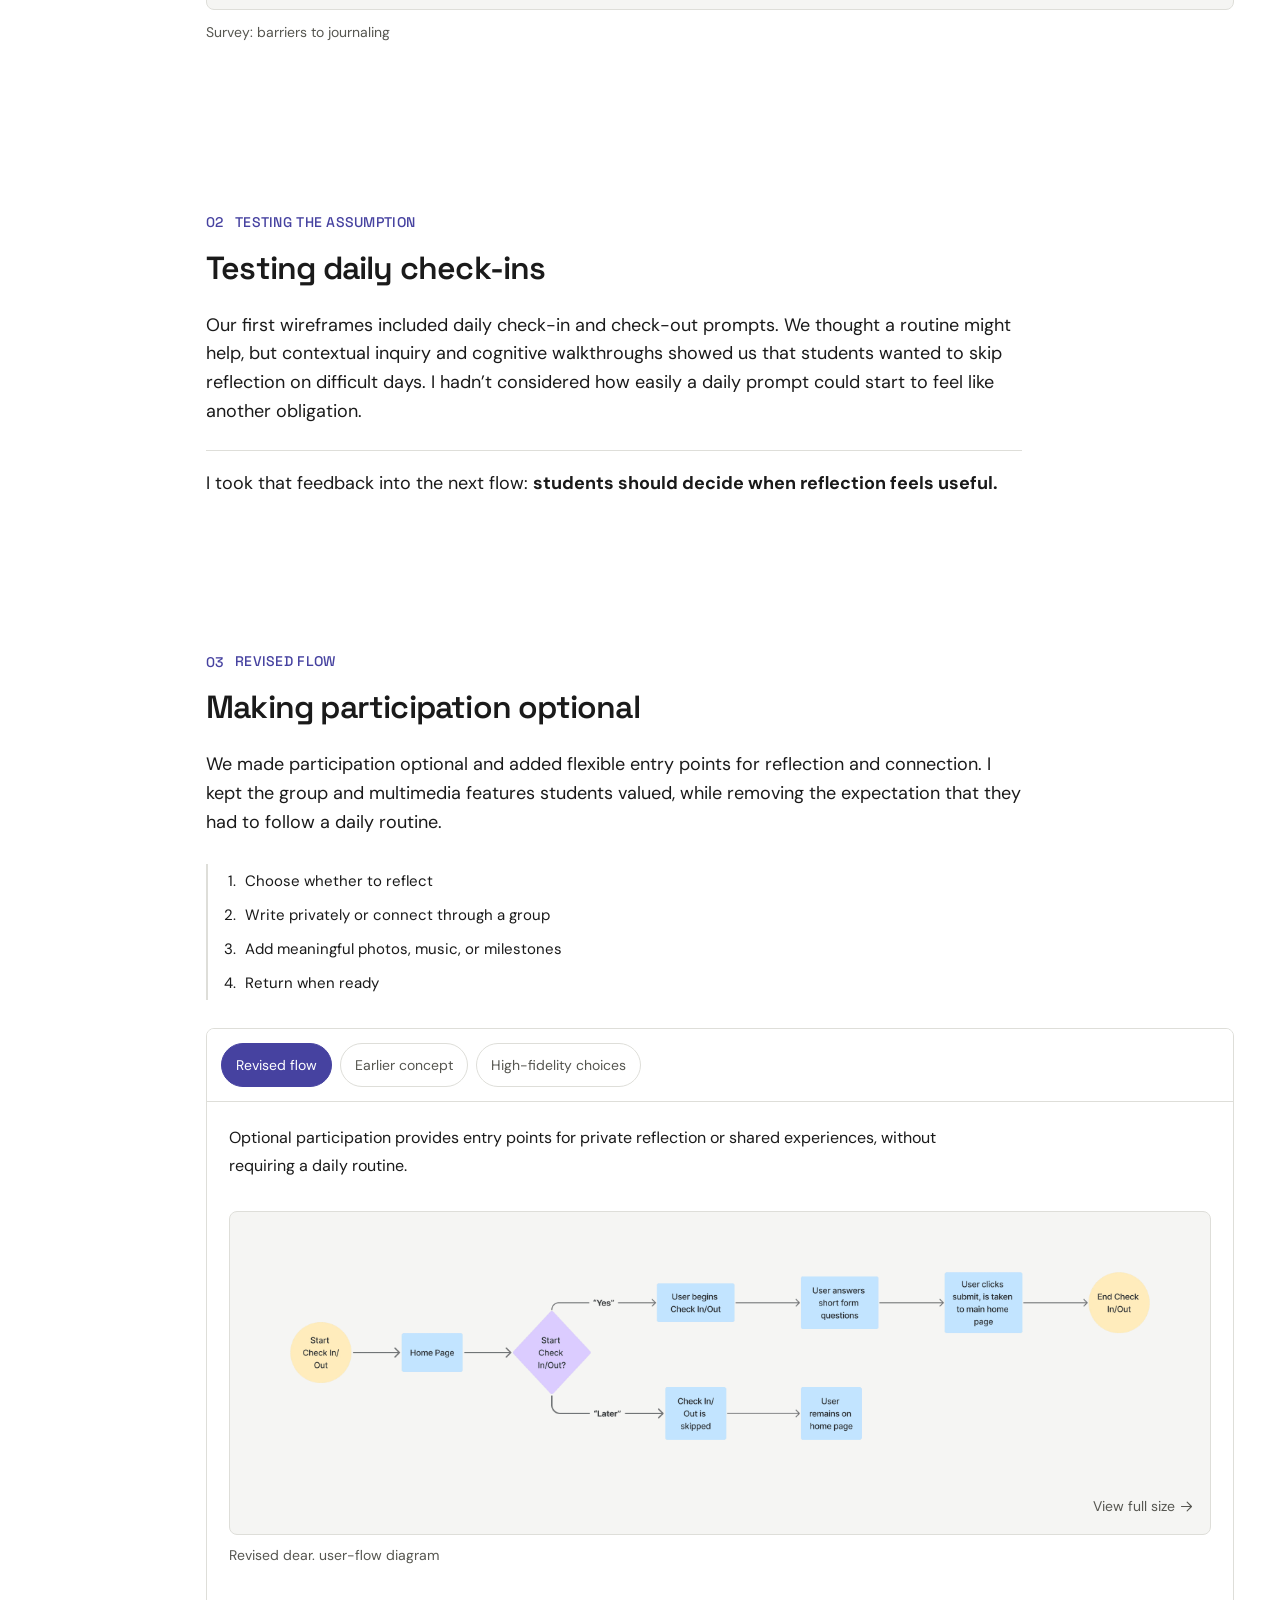
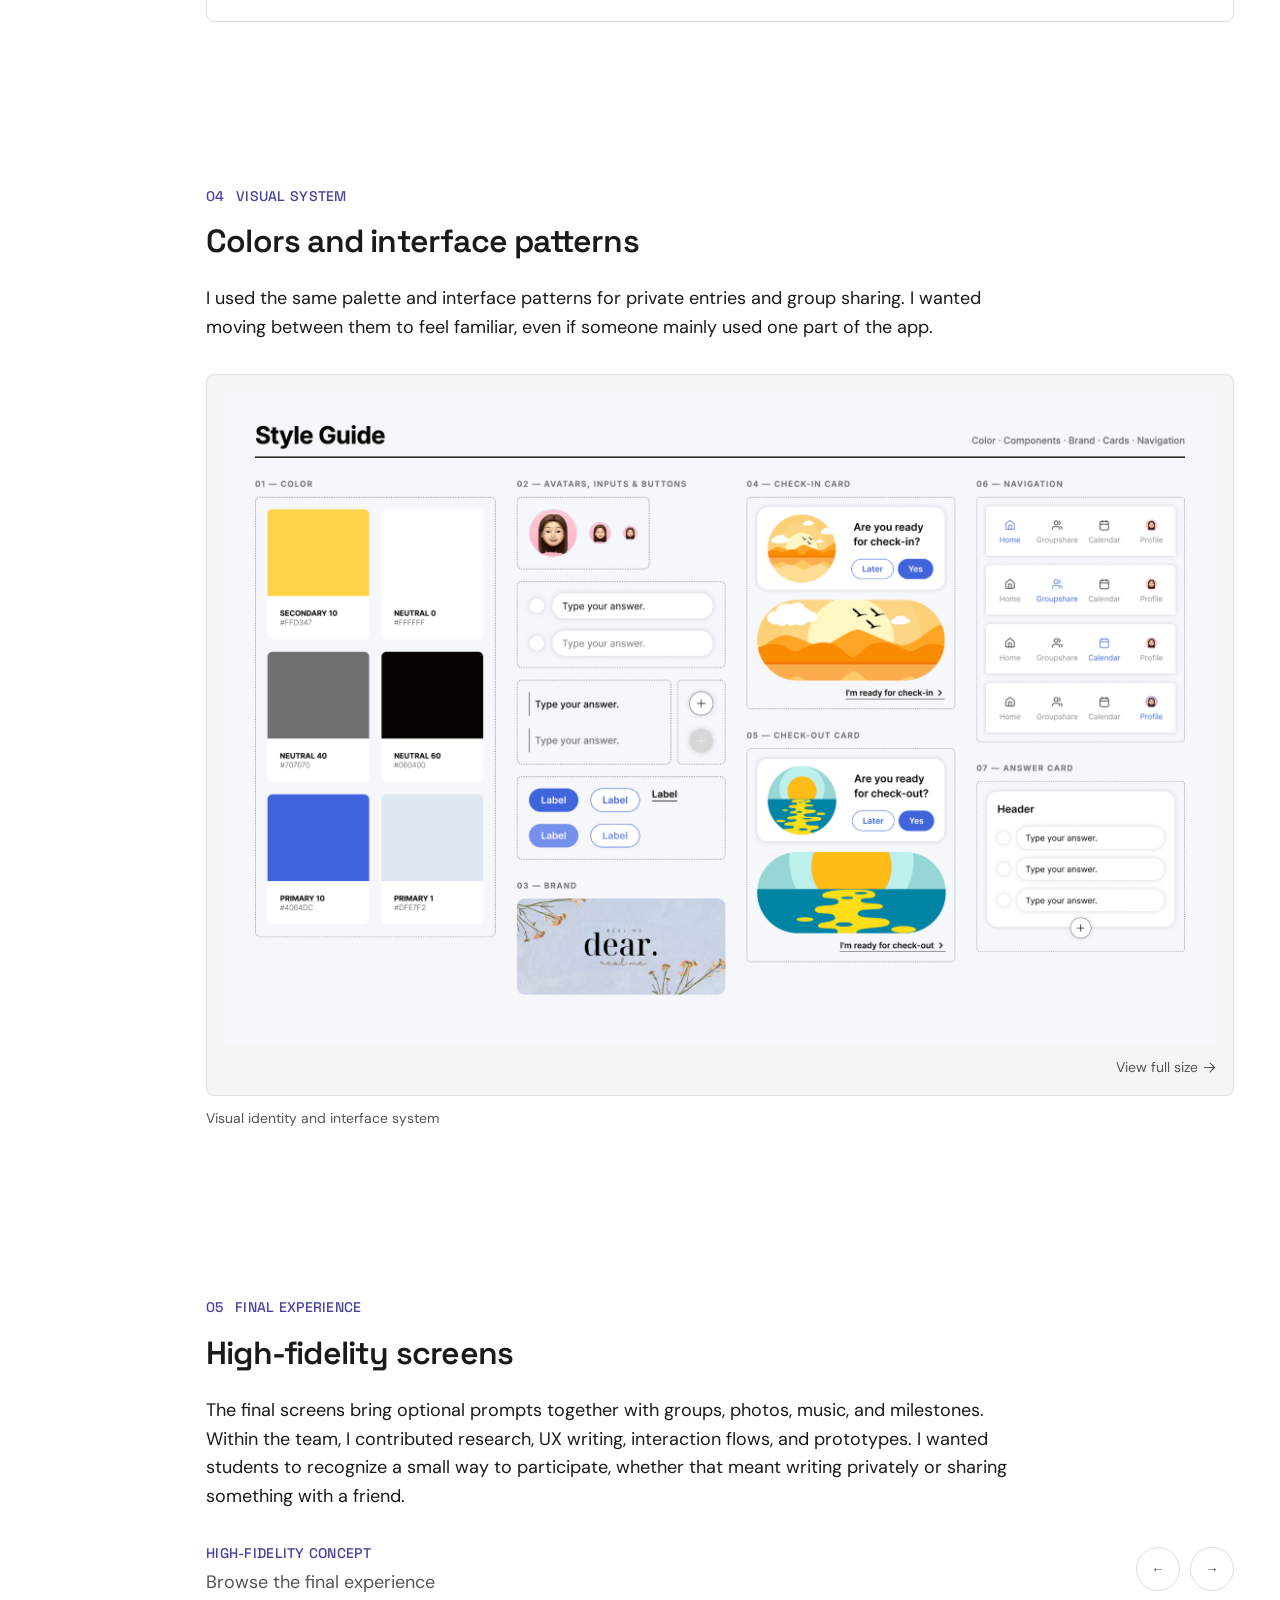
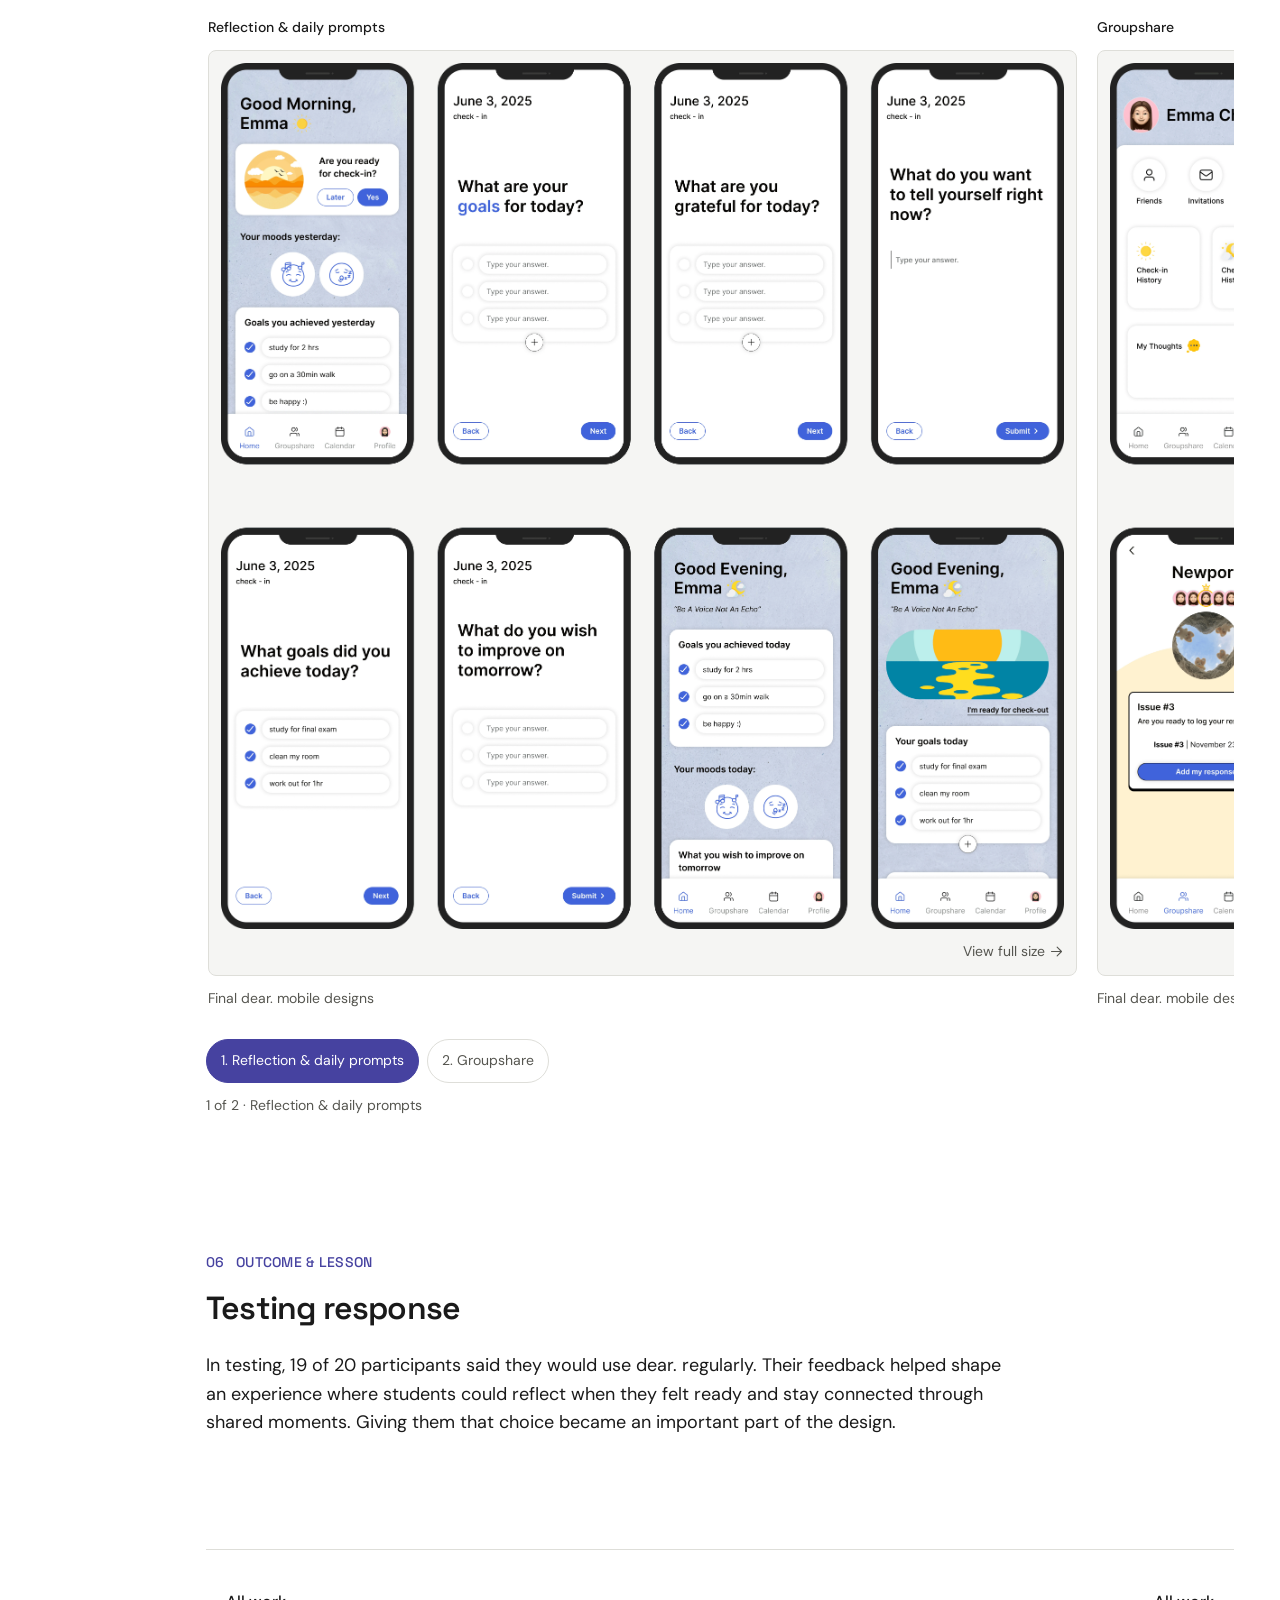
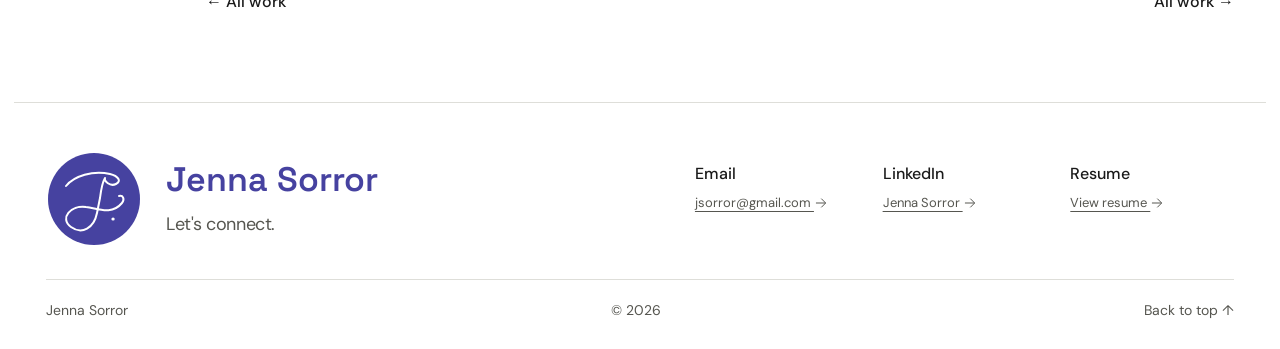
<file: case-studies/dear/index.html>
<!DOCTYPE html>

<html lang="en"><head><link as="font" crossorigin="" href="/assets/space-grotesk-variable.ttf" rel="preload" type="font/ttf"/><meta charset="utf-8"/><meta content="width=device-width,initial-scale=1" name="viewport"/><title>dear. | Jenna Sorror</title><meta content="Jenna Sorror — UX designer blending storytelling, accessible design, and clear digital experiences." name="description"/><link as="font" crossorigin="" href="/assets/sans.woff2" rel="preload" type="font/woff2"/><link href="/design-tokens.css?v=745b3ae3ad" rel="stylesheet"/><link href="/style.css?v=02c57d635f" rel="stylesheet"/><script defer="" src="/app.js?v=f44a3ab343"></script><link href="/design-system.css?v=8ac322d73a" rel="stylesheet"/><link href="/assets/brand-mark.svg?v=8d9b8e1a7a" rel="icon" sizes="any" type="image/svg+xml"/><link href="/favicon.ico?v=8d9b8e1a7a" rel="icon" sizes="16x16 32x32 48x48" type="image/x-icon"/><link href="/assets/favicon-32.png?v=8d9b8e1a7a" rel="icon" sizes="32x32" type="image/png"/><link href="/assets/apple-touch-icon.png?v=8d9b8e1a7a" rel="apple-touch-icon"/><link href="/system.css?v=2609588180" rel="stylesheet"/></head><body id="top"><a class="skip" href="#main">Skip to content</a><header><a aria-label="Jenna Sorror home" class="home-mark" href="/"><svg aria-hidden="true" focusable="false" viewbox="0 0 96 96" xmlns="http://www.w3.org/2000/svg"><circle class="ribbon-disc" cx="48" cy="48" fill="#4642a0" r="46"></circle><path class="signature-j" d="M20 35C28 25 47 19 64 23C72 25 76 30 70 33C64 36 58 30 59 27C56 32 55 39 54 47L51 62C48 77 36 84 25 76C13 67 25 54 40 56C51 57 65 65 76 52C79 48 77 44 73 45" data-brand-stroke="" fill="none" pathlength="1" stroke="#fff" stroke-linecap="round" stroke-linejoin="round" stroke-width="2"></path><path class="signature-accent" d="M67 68h.1" data-brand-stroke="" fill="none" pathlength="1" stroke="#fff" stroke-linecap="round" stroke-linejoin="round" stroke-width="3.2"></path></svg></a><nav aria-label="Main navigation"><a href="/#works">Case studies</a><a href="/about/">About</a></nav><a class="system-link" href="/design-system/">Design system</a><button aria-controls="site-menu" aria-expanded="false" aria-label="Open navigation menu" class="mobile-menu-toggle" type="button"><svg aria-hidden="true" viewbox="0 0 32 32"><path d="M5 9h22M5 16h22M5 23h22"></path></svg></button></header><main id="main" tabindex="-1"><article class="case"><div class="case-heading"><a class="back" href="/#works">← All case studies</a><p class="eyebrow">dear.</p><h1>Making room for connection, without making reflection a requirement.</h1><p class="intro">Starting college can mean building a new routine while missing the people who know you best. I co-designed dear., a journaling app concept that gives first-year students space to reflect privately and share small moments with friends.</p></div><nav aria-label="Quick reading" class="story-shortcuts"><a href="#revision">See the key decisions ↓</a><a href="#outcomes">Jump to outcomes ↓</a></nav><div class="project-meta"><div><span>My role</span><p>UX Designer · UX Researcher · UX Writer · Interaction Designer</p></div><div><span>Duration</span><p>3 months</p></div><div><span>Team</span><p>2 UX designers · 1 UX researcher</p></div></div><figure><button aria-label="Expand: dear. — Product overview" class="image-button" data-expand=""><img alt="dear. — Product overview" fetchpriority="high" height="5584" loading="eager" src="/assets/qlSMGkRBttBCs7hKXeqBR8cyOs.webp" width="7920"/><span class="expand">View full size <svg aria-hidden="true" class="arrow-icon" focusable="false" viewbox="0 0 24 24"><path d="M4 12h15M13 5l7 7-7 7"></path></svg></span></button><figcaption>dear. — Product overview</figcaption></figure><div class="opening-kpi-group"><aside aria-label="Project metric" class="opening-kpi" id="key-metric"><div class="opening-kpi-measure"><p aria-label="19 out of 20 participants" class="opening-kpi-value">19 <span class="opening-kpi-denominator">/ 20</span></p><p class="opening-kpi-unit">participants</p></div><p class="opening-kpi-meaning"><svg aria-hidden="true" class="kpi-diamond" focusable="false" viewbox="0 0 24 24"><path d="M12 1 15.8 8.2 23 12 15.8 15.8 12 23 8.2 15.8 1 12 8.2 8.2Z"></path></svg><span>Participants said they would use dear. regularly.</span></p></aside><aside aria-label="Additional project metric" class="opening-kpi"><div class="opening-kpi-measure"><p class="opening-kpi-value">20+</p><p class="opening-kpi-unit">research participants</p></div><p class="opening-kpi-meaning"><svg aria-hidden="true" class="kpi-diamond" focusable="false" viewbox="0 0 24 24"><path d="M12 1 15.8 8.2 23 12 15.8 15.8 12 23 8.2 15.8 1 12 8.2 8.2Z"></path></svg><span>First-year students shared their needs and experiences to inform the concept.</span></p></aside></div><div class="case-reading-layout"><nav aria-label="Case study sections" class="case-nav"><span class="nav-label">In this story</span><a href="#problem">Student needs</a><a href="#assumption">Testing the assumption</a><a href="#revision">Revised flow</a><a href="#visual-system">Visual system</a><a href="#design">Final experience</a><a href="#outcomes">Outcome &amp; lesson</a></nav><div class="case-reading-content"><section class="story-section" id="problem"><div class="section-label"><span class="section-number">01</span>Student needs</div><div class="section-content"><h2>What students wanted to share</h2><p>We surveyed 20+ first-year students about the changes they were navigating. Loneliness and distance from familiar support came up alongside a desire to share photos, music, and milestones. Comparing those responses with private journaling tools helped us see an opportunity for reflection and connection in the same experience.</p><figure><button aria-label="Expand: student survey evidence about experiences students wanted to share" class="image-button" data-expand=""><img alt="student survey evidence about experiences students wanted to share" height="4432" loading="lazy" src="/assets/eNhDyt5N4ozvawbklcOgeXVn1m0.webp" width="9136"/><span class="expand">View full size <svg aria-hidden="true" class="arrow-icon" focusable="false" viewbox="0 0 24 24"><path d="M4 12h15M13 5l7 7-7 7"></path></svg></span></button><figcaption>Survey: experiences students wanted to share</figcaption></figure><p class="artifact-context">We also asked students what made journaling difficult. Five mentioned not knowing what to write; four each mentioned finding time and staying consistent. Those responses led me toward gentle prompts and a flow that could fit around an irregular routine.</p><figure><button aria-label="Expand: survey barriers to journaling, 6 responses" class="image-button" data-expand=""><img alt="survey barriers to journaling, 6 responses" height="4108" loading="lazy" src="/assets/qhjwtfC0TVKGtuUvh2kNfBeKiKA.webp" width="8936"/><span class="expand">View full size <svg aria-hidden="true" class="arrow-icon" focusable="false" viewbox="0 0 24 24"><path d="M4 12h15M13 5l7 7-7 7"></path></svg></span></button><figcaption>Survey: barriers to journaling</figcaption></figure></div></section><section class="story-section" id="assumption"><div class="section-label"><span class="section-number">02</span>Testing the assumption</div><div class="section-content"><h2>Testing daily check-ins</h2><p>Our first wireframes included daily check-in and check-out prompts. We thought a routine might help, but contextual inquiry and cognitive walkthroughs showed us that students wanted to skip reflection on difficult days. I hadn’t considered how easily a daily prompt could start to feel like another obligation.</p><p class="decision-turn">I took that feedback into the next flow: <strong>students should decide when reflection feels useful.</strong></p></div></section><section class="story-section" id="revision"><div class="section-label"><span class="section-number">03</span>Revised flow</div><div class="section-content"><h2>Making participation optional</h2><p>We made participation optional and added flexible entry points for reflection and connection. I kept the group and multimedia features students valued, while removing the expectation that they had to follow a daily routine.</p><ol class="flow-summary"><li>Choose whether to reflect</li><li>Write privately or connect through a group</li><li>Add meaningful photos, music, or milestones</li><li>Return when ready</li></ol><div class="evidence-viewer" data-evidence-viewer=""><div aria-label="reflection flow" class="evidence-tablist" role="tablist"><button aria-controls="reflection-flow-panel-0" aria-selected="true" id="reflection-flow-tab-0" role="tab" tabindex="0" type="button">Revised flow</button><button aria-controls="reflection-flow-panel-1" aria-selected="false" id="reflection-flow-tab-1" role="tab" tabindex="-1" type="button">Earlier concept</button><button aria-controls="reflection-flow-panel-2" aria-selected="false" id="reflection-flow-tab-2" role="tab" tabindex="-1" type="button">High-fidelity choices</button></div><div aria-labelledby="reflection-flow-tab-0" id="reflection-flow-panel-0" role="tabpanel" tabindex="0"><p class="evidence-explanation">Optional participation provides entry points for private reflection or shared experiences, without requiring a daily routine.</p><figure><button aria-label="Expand: revised dear. user-flow diagram" class="image-button" data-expand=""><img alt="revised dear. user-flow diagram" height="1480" loading="lazy" src="/assets/kUkpWcVRxFaGbMkGTlemjLCnwfM.webp" width="5468"/><span class="expand">View full size <svg aria-hidden="true" class="arrow-icon" focusable="false" viewbox="0 0 24 24"><path d="M4 12h15M13 5l7 7-7 7"></path></svg></span></button><figcaption>Revised dear. user-flow diagram</figcaption></figure></div><div aria-labelledby="reflection-flow-tab-1" hidden="" id="reflection-flow-panel-1" role="tabpanel" tabindex="0"><p class="evidence-explanation">Low-fidelity check-in and check-out wireframes show the initial habit-building assumption that students challenged.</p><figure class="staged-artifact exploration-board"><div class="artifact-stage"><strong><svg aria-hidden="true" class="artifact-pencil" focusable="false" viewbox="0 0 24 24"><path d="m4 16-1 5 5-1L21 7a2.1 2.1 0 0 0-4-4L4 16Zm0 0 4 4M15 5l4 4M3 21l3-1"></path></svg>Low-fidelity testing wireframes</strong><span>Early concept used to test the daily-check-in assumption</span></div><button aria-label="Expand: digitized check-in wireframes used during iteration" class="image-button" data-expand=""><img alt="digitized check-in wireframes used during iteration" height="812" loading="lazy" src="/assets/XynRdL2MPobdJ2muXrKx4oadF4.webp" width="1629"/><span class="expand">View full size <svg aria-hidden="true" class="arrow-icon" focusable="false" viewbox="0 0 24 24"><path d="M4 12h15M13 5l7 7-7 7"></path></svg></span></button><figcaption>Digitized check-in wireframes used during iteration</figcaption></figure></div><div aria-labelledby="reflection-flow-tab-2" hidden="" id="reflection-flow-panel-2" role="tabpanel" tabindex="0"><p class="evidence-explanation">The high-fidelity screens offer “Later” for both prompts. After dismissing a prompt, students can return through the check-in or check-out link on Home.</p><div class="dear-choice-row"><section aria-label="Check-in choices" class="dear-screen-pair"><h3>Check-in</h3><div class="dear-screen-pair-grid"><figure><button aria-label="Expand: dear. Check-in comparison" class="image-button" data-expand=""><img alt="Check-in screens side by side: Later and Yes prompt on the left; Home with the return link after choosing Later on the right." height="2048" loading="lazy" src="/assets/dear-optional-reflection/checkin-comparison.png" width="2038"/><span class="expand">View full size <svg aria-hidden="true" class="arrow-icon" focusable="false" viewbox="0 0 24 24"><path d="M4 12h15M13 5l7 7-7 7"></path></svg></span></button><figcaption>Choose now or later → Return when ready</figcaption></figure></div></section><section aria-label="Check-out choices" class="dear-screen-pair"><h3>Check-out</h3><div class="dear-screen-pair-grid"><figure><button aria-label="Expand: dear. Check-out comparison" class="image-button" data-expand=""><img alt="Check-out screens side by side: Later and Yes prompt on the left; Home with the return link after choosing Later on the right." height="2048" loading="lazy" src="/assets/dear-optional-reflection/checkout-comparison.png" width="2038"/><span class="expand">View full size <svg aria-hidden="true" class="arrow-icon" focusable="false" viewbox="0 0 24 24"><path d="M4 12h15M13 5l7 7-7 7"></path></svg></span></button><figcaption>Choose now or later → Return when ready</figcaption></figure></div></section></div></div></div></div></section><section class="story-section" id="visual-system"><div class="section-label"><span class="section-number">04</span>Visual system</div><div class="section-content"><h2>Colors and interface patterns</h2><p>I used the same palette and interface patterns for private entries and group sharing. I wanted moving between them to feel familiar, even if someone mainly used one part of the app.</p><figure><button aria-label="Expand: visual design system" class="image-button" data-expand=""><img alt="dear. style guide showing the color palette, controls, check-in and check-out cards, navigation, and answer card." height="1348" loading="lazy" src="/assets/dear-style-guide.png" width="2048"/><span class="expand">View full size <svg aria-hidden="true" class="arrow-icon" focusable="false" viewbox="0 0 24 24"><path d="M4 12h15M13 5l7 7-7 7"></path></svg></span></button><figcaption>Visual identity and interface system</figcaption></figure></div></section><section class="story-section" id="design"><div class="section-label"><span class="section-number">05</span>Final experience</div><div class="section-content"><h2>High-fidelity screens</h2><p>The final screens bring optional prompts together with groups, photos, music, and milestones. Within the team, I contributed research, UX writing, interaction flows, and prototypes. I wanted students to recognize a small way to participate, whether that meant writing privately or sharing something with a friend.</p><div aria-label="dear. high-fidelity screens" aria-roledescription="carousel" class="screen-gallery" role="region"><div class="gallery-heading"><div><p class="eyebrow">High-fidelity concept</p><p>Browse the final experience</p></div><div class="gallery-arrows"><button aria-label="Previous screen collection" data-gallery-prev="" type="button">←</button><button aria-label="Next screen collection" data-gallery-next="" type="button">→</button></div></div><div aria-label="Screen collections; scroll horizontally or use the navigation buttons" class="gallery-track" tabindex="0"><figure aria-label="1 of 2: Reflection &amp; daily prompts" class="gallery-slide" data-slide="0"><p class="gallery-slide-label">Reflection &amp; daily prompts</p><button aria-label="Expand: high-fidelity reflection and check-in screens" class="image-button" data-expand=""><img alt="high-fidelity reflection and check-in screens" height="7676" loading="lazy" src="/assets/dear-reflection-two-rows.webp" width="7468"/><span class="expand">View full size <svg aria-hidden="true" class="arrow-icon" focusable="false" viewbox="0 0 24 24"><path d="M4 12h15M13 5l7 7-7 7"></path></svg></span></button><figcaption>Final dear. mobile designs</figcaption></figure><figure aria-label="2 of 2: Groupshare" class="gallery-slide" data-slide="1"><p class="gallery-slide-label">Groupshare</p><button aria-label="Expand: final dear. mobile designs" class="image-button" data-expand=""><img alt="final dear. mobile designs" height="7676" loading="lazy" src="/assets/yx7JZOcOh85zq2JqJeghFyqzHxc.webp" width="7468"/><span class="expand">View full size <svg aria-hidden="true" class="arrow-icon" focusable="false" viewbox="0 0 24 24"><path d="M4 12h15M13 5l7 7-7 7"></path></svg></span></button><figcaption>Final dear. mobile designs</figcaption></figure></div><div class="gallery-jumps"><button aria-pressed="true" data-gallery-index="0" type="button">1. Reflection &amp; daily prompts</button><button aria-pressed="false" data-gallery-index="1" type="button">2. Groupshare</button></div><p aria-live="polite" class="gallery-status">1 of 2 · Reflection &amp; daily prompts</p></div></div></section><section class="story-section" id="outcomes"><div class="section-label"><span class="section-number">06</span>Outcome &amp; lesson</div><div class="section-content"><h2>Testing response</h2><p>In testing, 19 of 20 participants said they would use dear. regularly. Their feedback helped shape an experience where students could reflect when they felt ready and stay connected through shared moments. Giving them that choice became an important part of the design.</p></div></section><div class="next-project"><a href="/#works">← All work</a><a href="/#works">All work →</a></div></div></div></article></main><footer><div class="footer-top"><div class="footer-identity"><a aria-label="Jenna Sorror home" class="footer-logo" href="/"><svg aria-hidden="true" focusable="false" viewbox="0 0 96 96" xmlns="http://www.w3.org/2000/svg"><circle class="ribbon-disc" cx="48" cy="48" fill="#4642a0" r="46"></circle><path class="signature-j" d="M20 35C28 25 47 19 64 23C72 25 76 30 70 33C64 36 58 30 59 27C56 32 55 39 54 47L51 62C48 77 36 84 25 76C13 67 25 54 40 56C51 57 65 65 76 52C79 48 77 44 73 45" data-brand-stroke="" fill="none" pathlength="1" stroke="#fff" stroke-linecap="round" stroke-linejoin="round" stroke-width="2"></path><path class="signature-accent" d="M67 68h.1" data-brand-stroke="" fill="none" pathlength="1" stroke="#fff" stroke-linecap="round" stroke-linejoin="round" stroke-width="3.2"></path></svg></a><div><p class="footer-name">Jenna Sorror</p><h2>Let's connect.</h2></div></div><div class="contacts"><a href="mailto:jsorror@gmail.com" rel="noopener noreferrer" target="_blank">Email <span>jsorror@gmail.com <svg aria-hidden="true" class="arrow-icon" focusable="false" viewbox="0 0 24 24"><path d="M4 12h15M13 5l7 7-7 7"></path></svg></span><span class="sr-only"> (opens in a new tab)</span></a><a href="https://www.linkedin.com/in/jennasorror/" rel="noopener noreferrer" target="_blank">LinkedIn <span>Jenna Sorror <svg aria-hidden="true" class="arrow-icon" focusable="false" viewbox="0 0 24 24"><path d="M4 12h15M13 5l7 7-7 7"></path></svg></span><span class="sr-only"> (opens in a new tab)</span></a><a href="https://drive.google.com/file/d/19zWwg7ZewwxNA2cMb1BsrC5pMy4s9Al8/view?usp=sharing" rel="noopener noreferrer" target="_blank">Resume <span>View resume <svg aria-hidden="true" class="arrow-icon" focusable="false" viewbox="0 0 24 24"><path d="M4 12h15M13 5l7 7-7 7"></path></svg></span><span class="sr-only"> (opens in a new tab)</span></a></div></div><div class="copyright"><a href="/">Jenna Sorror</a><span>© 2026</span><a href="#top">Back to top ↑</a></div></footer><dialog aria-label="Expanded project image"><button aria-label="Close image" class="close">Close ×</button><div class="image-stage"><img alt=""/></div><p class="viewer-caption"></p></dialog><dialog aria-label="Navigation menu" class="mobile-menu" id="site-menu"><div class="menu-top"><a aria-label="Jenna Sorror home" class="menu-home" href="/"><svg aria-hidden="true" focusable="false" viewbox="0 0 96 96" xmlns="http://www.w3.org/2000/svg"><circle class="ribbon-disc" cx="48" cy="48" fill="#4642a0" r="46"></circle><path class="signature-j" d="M20 35C28 25 47 19 64 23C72 25 76 30 70 33C64 36 58 30 59 27C56 32 55 39 54 47L51 62C48 77 36 84 25 76C13 67 25 54 40 56C51 57 65 65 76 52C79 48 77 44 73 45" data-brand-stroke="" fill="none" pathlength="1" stroke="#fff" stroke-linecap="round" stroke-linejoin="round" stroke-width="2"></path><path class="signature-accent" d="M67 68h.1" data-brand-stroke="" fill="none" pathlength="1" stroke="#fff" stroke-linecap="round" stroke-linejoin="round" stroke-width="3.2"></path></svg></a><button aria-label="Close navigation menu" autofocus="" class="menu-close" type="button"><svg aria-hidden="true" viewbox="0 0 32 32"><path d="M7 7l18 18M25 7L7 25"></path></svg></button></div><nav aria-label="Mobile navigation" class="menu-links"><a data-menu-page="work" href="/#works">Case studies</a><a data-menu-page="about" href="/about/">About</a><a data-menu-page="system" href="/design-system/">Design system</a></nav><div class="menu-contact"><p>Let’s connect.</p><a class="menu-email" href="mailto:jsorror@gmail.com" rel="noopener noreferrer" target="_blank">jsorror@gmail.com<span class="sr-only"> (opens in a new tab)</span></a><div><a href="https://www.linkedin.com/in/jennasorror/" rel="noopener noreferrer" target="_blank">LinkedIn<span class="sr-only"> (opens in a new tab)</span></a><a href="https://drive.google.com/file/d/19zWwg7ZewwxNA2cMb1BsrC5pMy4s9Al8/view?usp=sharing" rel="noopener noreferrer" target="_blank">Resume<span class="sr-only"> (opens in a new tab)</span></a></div></div></dialog></body></html>
</file>
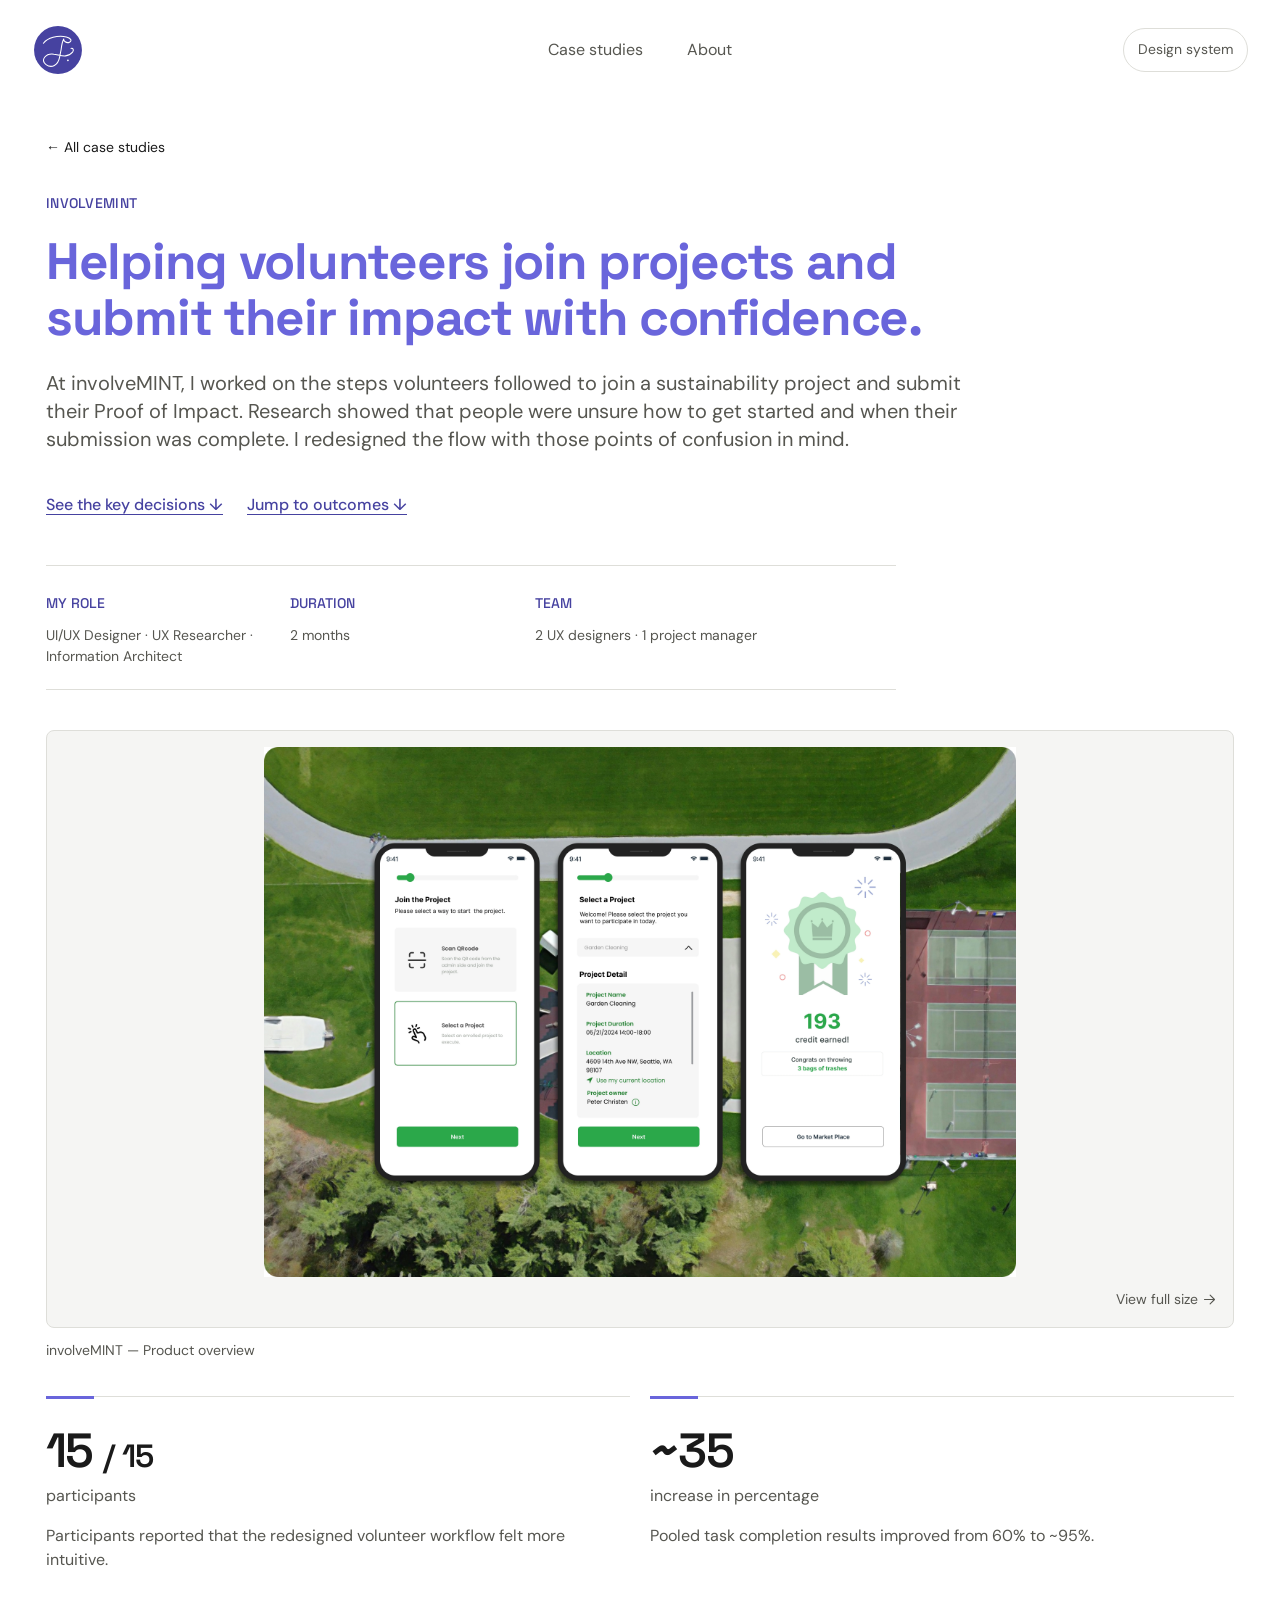
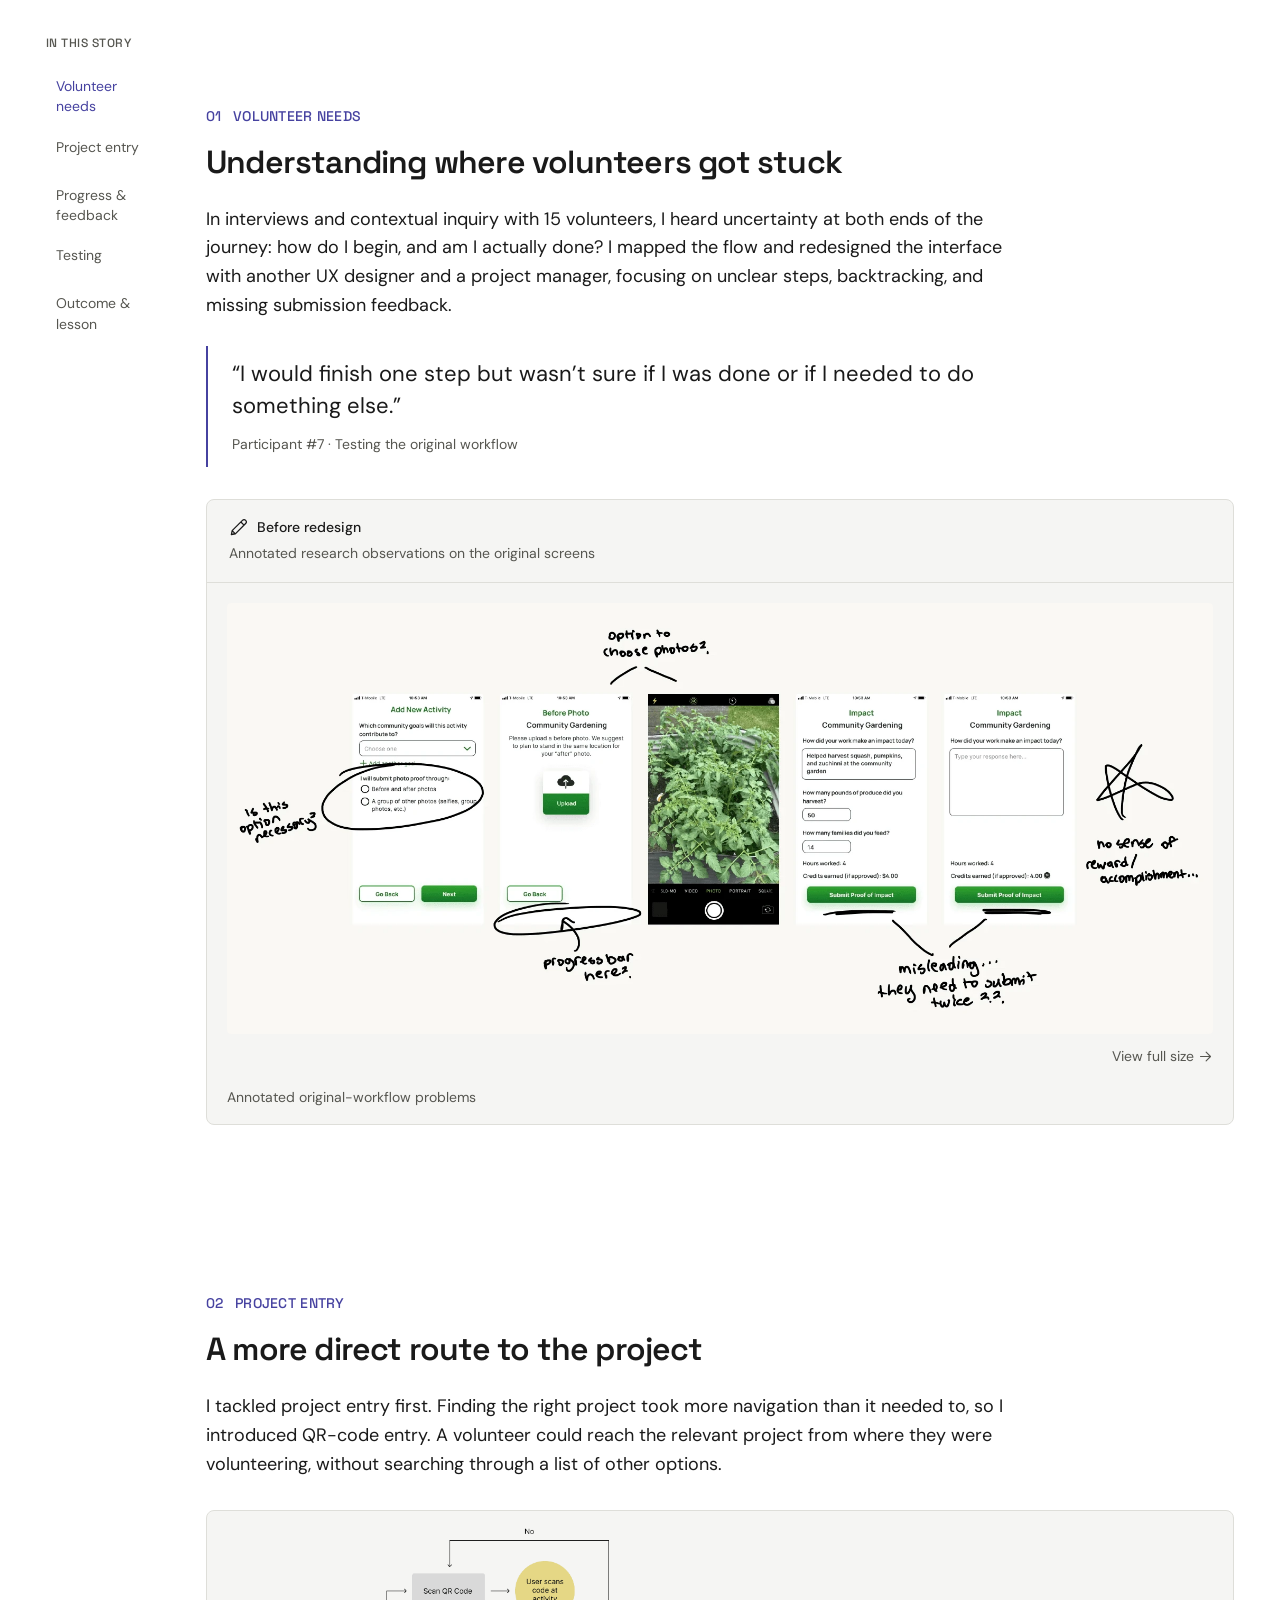
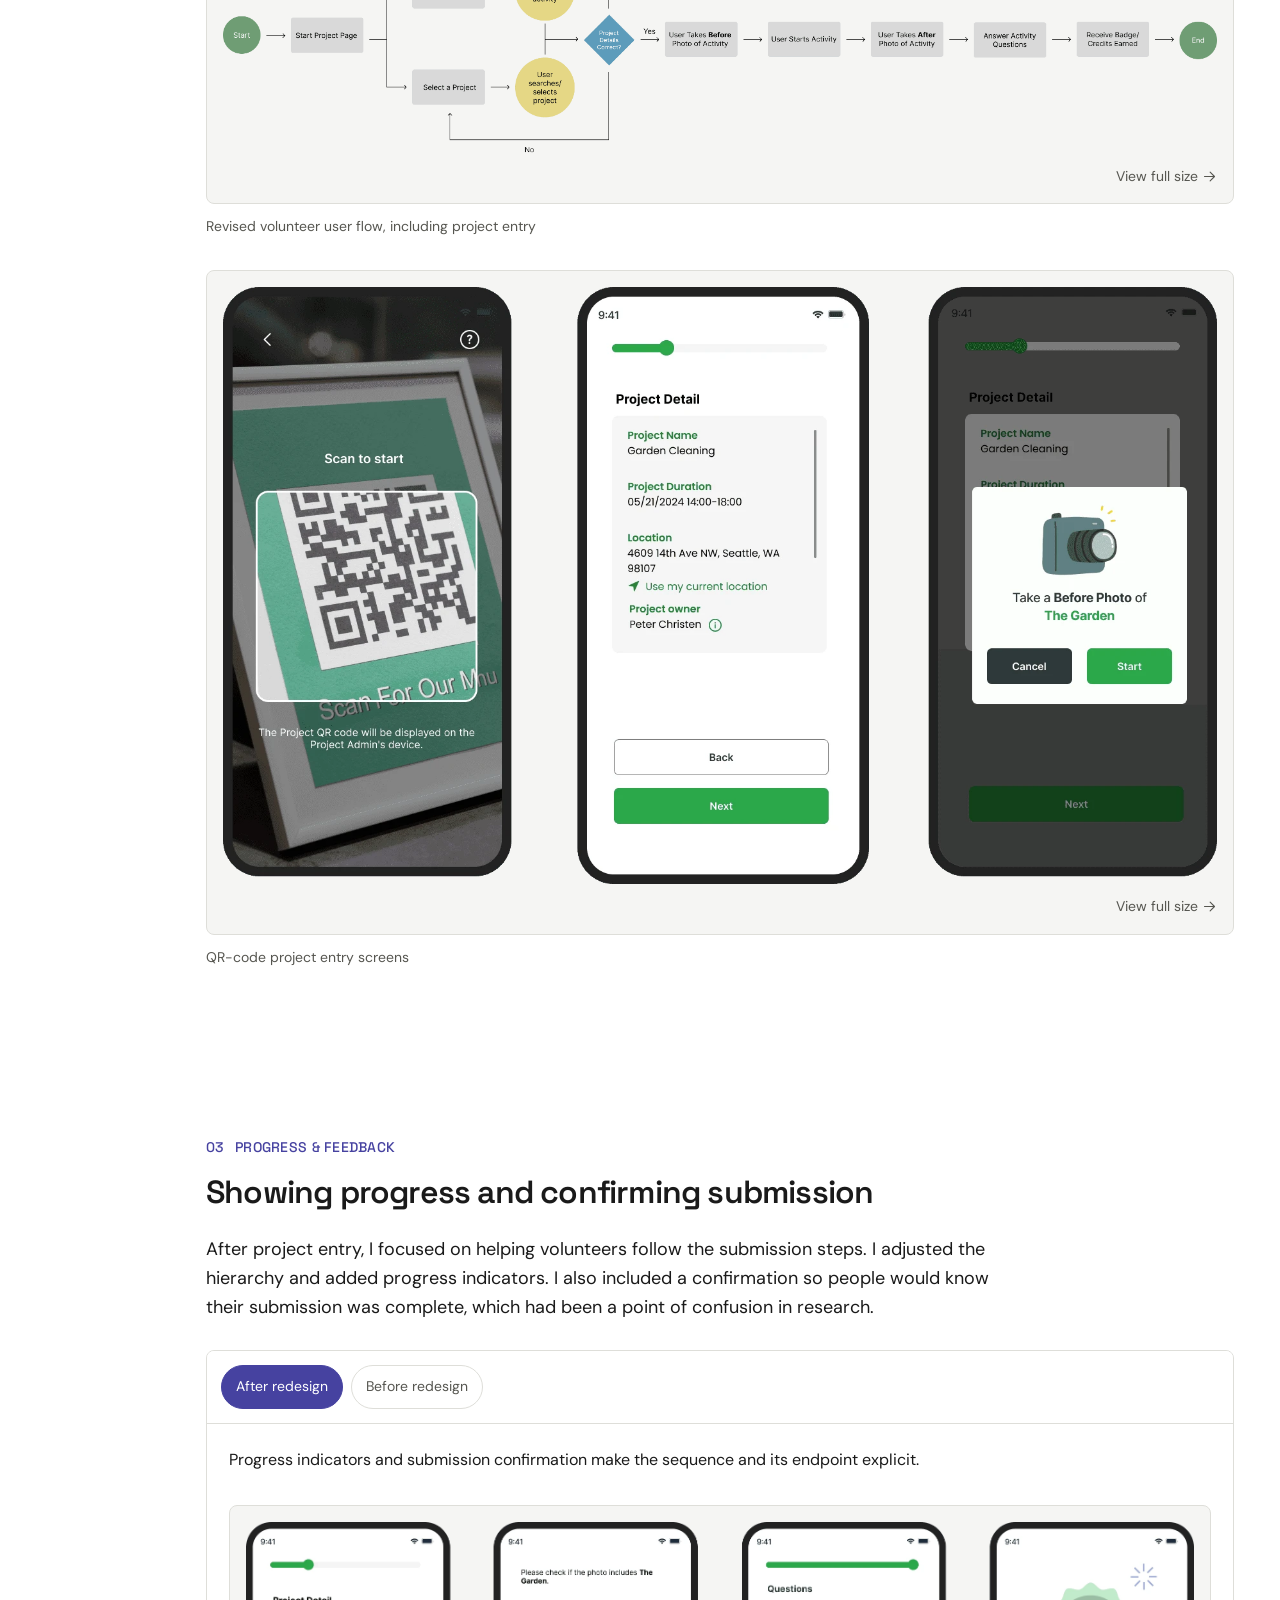
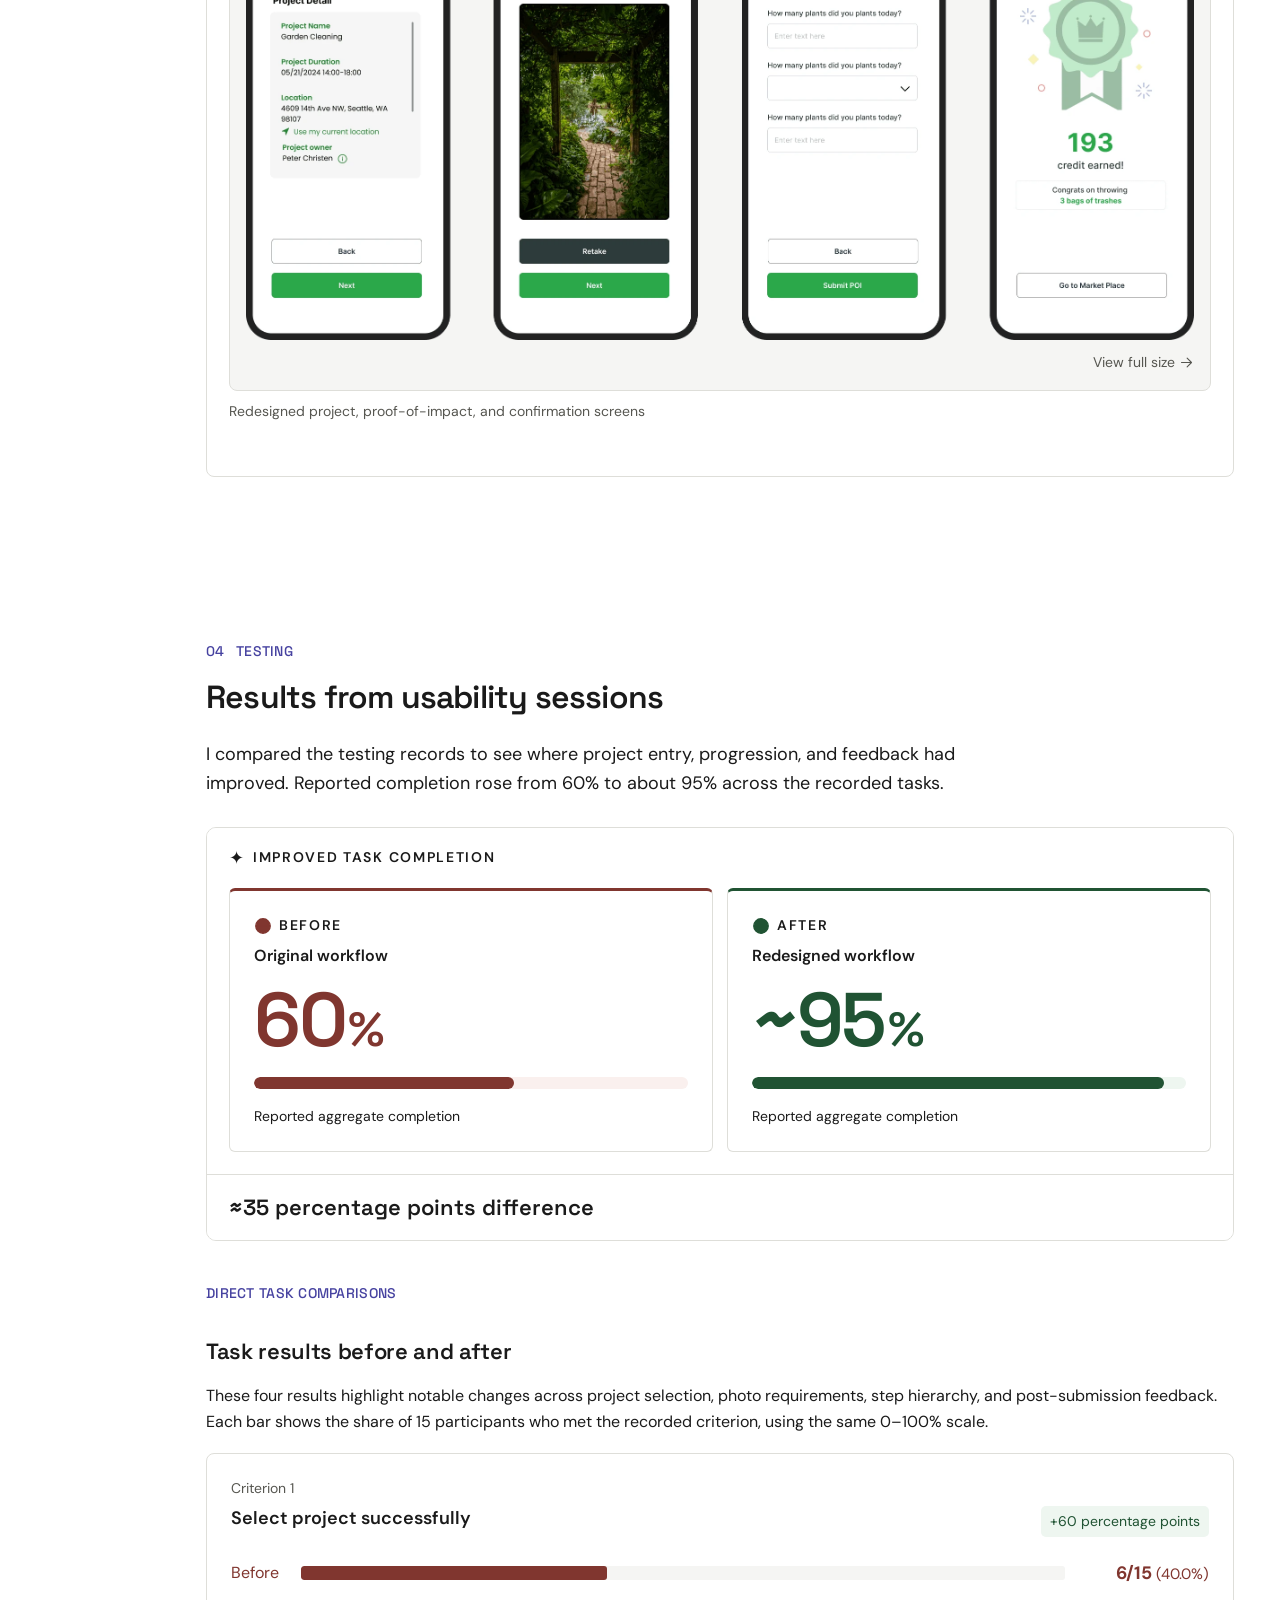
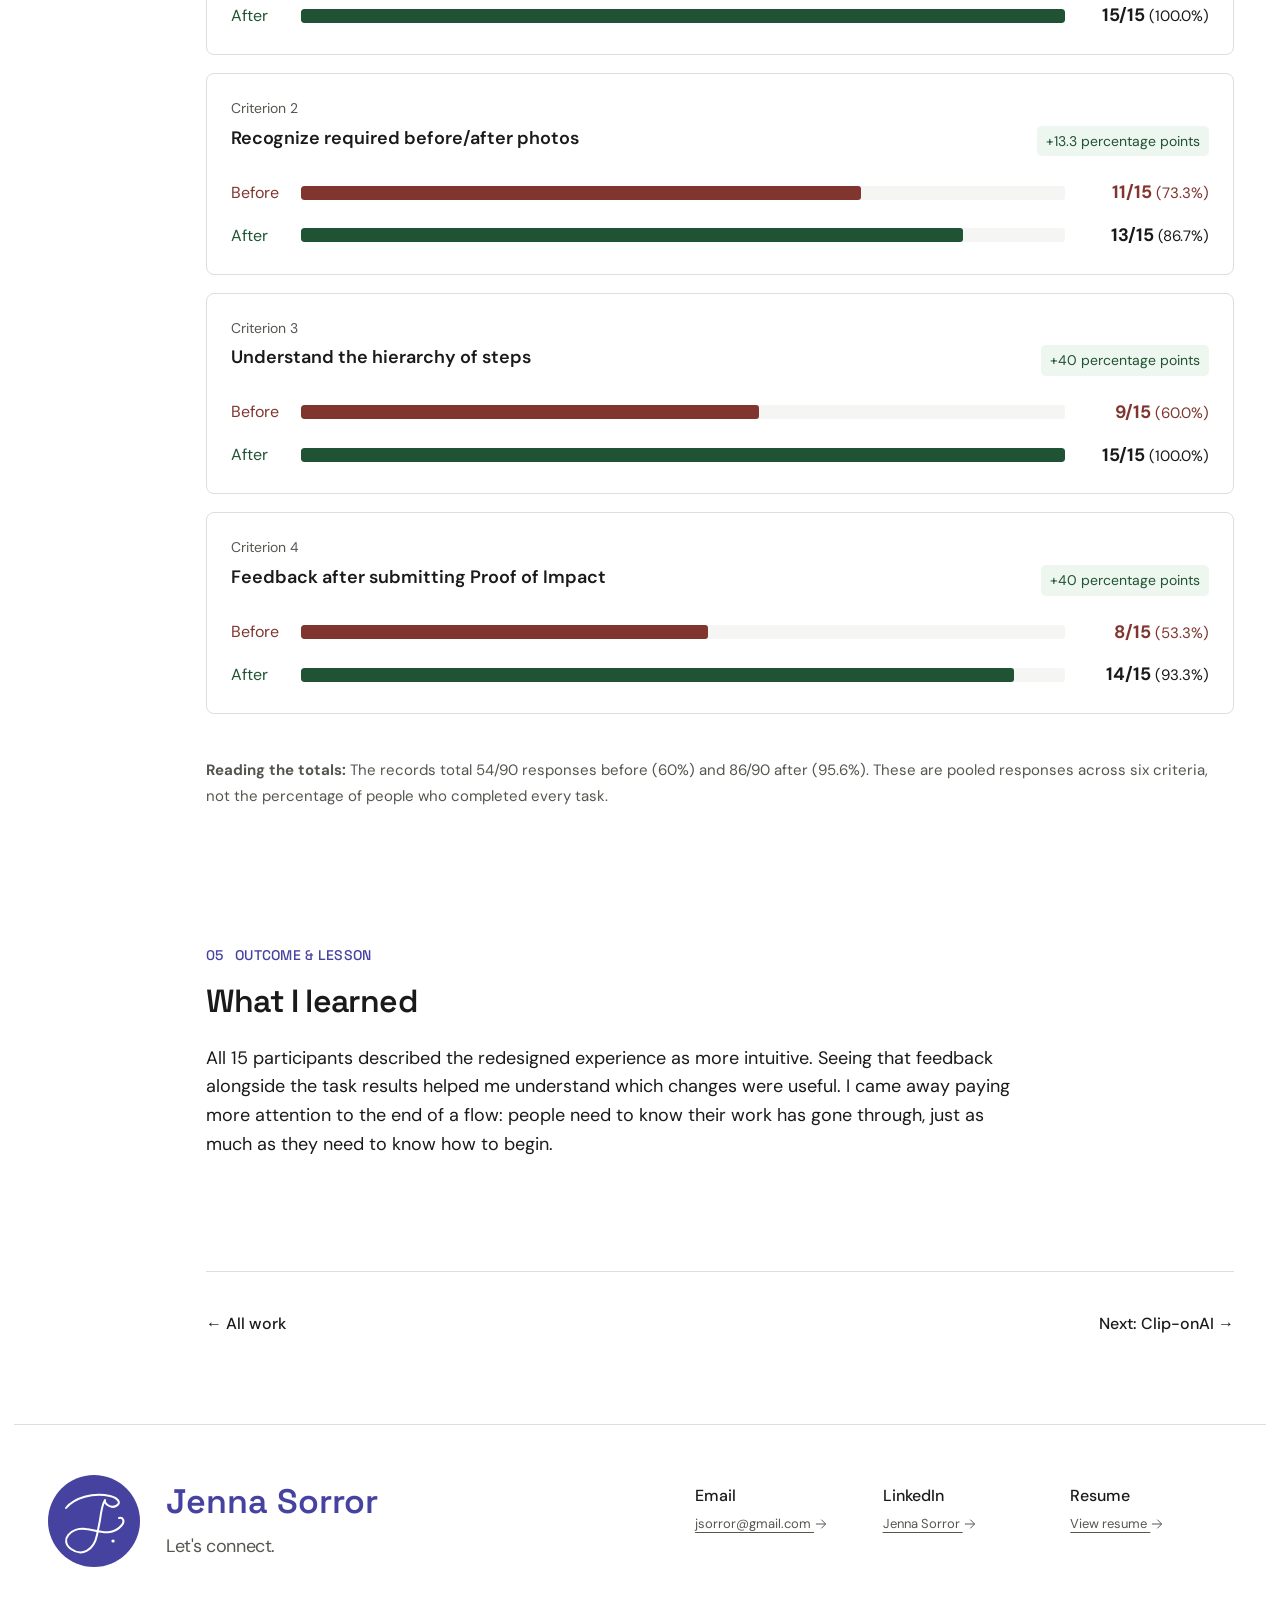
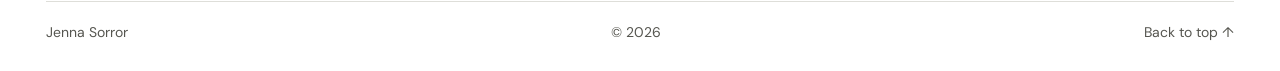
<file: case-studies/involvemint/index.html>
<!DOCTYPE html>

<html lang="en"><head><link as="font" crossorigin="" href="/assets/space-grotesk-variable.ttf" rel="preload" type="font/ttf"/><meta charset="utf-8"/><meta content="width=device-width,initial-scale=1" name="viewport"/><title>involveMINT | Jenna Sorror</title><meta content="Jenna Sorror — UX designer blending storytelling, accessible design, and clear digital experiences." name="description"/><link as="font" crossorigin="" href="/assets/sans.woff2" rel="preload" type="font/woff2"/><link href="/design-tokens.css?v=745b3ae3ad" rel="stylesheet"/><link href="/style.css?v=02c57d635f" rel="stylesheet"/><script defer="" src="/app.js?v=f44a3ab343"></script><link href="/design-system.css?v=8ac322d73a" rel="stylesheet"/><style>.matched-task-results .paired-row.before>span,.matched-task-results .paired-row.before strong{color:var(--color-before)}.matched-task-results .paired-row.before .paired-track i{background:var(--color-before)}.comparison-panel .before-stat .phase-tag{color:var(--text-primary,#1a1a1a)}</style><link href="/assets/brand-mark.svg?v=8d9b8e1a7a" rel="icon" sizes="any" type="image/svg+xml"/><link href="/favicon.ico?v=8d9b8e1a7a" rel="icon" sizes="16x16 32x32 48x48" type="image/x-icon"/><link href="/assets/favicon-32.png?v=8d9b8e1a7a" rel="icon" sizes="32x32" type="image/png"/><link href="/assets/apple-touch-icon.png?v=8d9b8e1a7a" rel="apple-touch-icon"/><link href="/system.css?v=2609588180" rel="stylesheet"/></head><body id="top"><a class="skip" href="#main">Skip to content</a><header><a aria-label="Jenna Sorror home" class="home-mark" href="/"><svg aria-hidden="true" focusable="false" viewbox="0 0 96 96" xmlns="http://www.w3.org/2000/svg"><circle class="ribbon-disc" cx="48" cy="48" fill="#4642a0" r="46"></circle><path class="signature-j" d="M20 35C28 25 47 19 64 23C72 25 76 30 70 33C64 36 58 30 59 27C56 32 55 39 54 47L51 62C48 77 36 84 25 76C13 67 25 54 40 56C51 57 65 65 76 52C79 48 77 44 73 45" data-brand-stroke="" fill="none" pathlength="1" stroke="#fff" stroke-linecap="round" stroke-linejoin="round" stroke-width="2"></path><path class="signature-accent" d="M67 68h.1" data-brand-stroke="" fill="none" pathlength="1" stroke="#fff" stroke-linecap="round" stroke-linejoin="round" stroke-width="3.2"></path></svg></a><nav aria-label="Main navigation"><a href="/#works">Case studies</a><a href="/about/">About</a></nav><a class="system-link" href="/design-system/">Design system</a><button aria-controls="site-menu" aria-expanded="false" aria-label="Open navigation menu" class="mobile-menu-toggle" type="button"><svg aria-hidden="true" viewbox="0 0 32 32"><path d="M5 9h22M5 16h22M5 23h22"></path></svg></button></header><main id="main" tabindex="-1"><article class="case"><div class="case-heading"><a class="back" href="/#works">← All case studies</a><p class="eyebrow">involveMINT</p><h1>Helping volunteers join projects and submit their impact with confidence.</h1><p class="intro">At involveMINT, I worked on the steps volunteers followed to join a sustainability project and submit their Proof of Impact. Research showed that people were unsure how to get started and when their submission was complete. I redesigned the flow with those points of confusion in mind.</p></div><nav aria-label="Quick reading" class="story-shortcuts"><a href="#progress">See the key decisions ↓</a><a href="#validation">Jump to outcomes ↓</a></nav><div class="project-meta"><div><span>My role</span><p>UI/UX Designer · UX Researcher · Information Architect</p></div><div><span>Duration</span><p>2 months</p></div><div><span>Team</span><p>2 UX designers · 1 project manager</p></div></div><figure><button aria-label="Expand: involveMINT — Product overview" class="image-button" data-expand=""><img alt="involveMINT — Product overview" fetchpriority="high" height="5848" loading="eager" src="/assets/1U9TLRlpftWKiYC2ueLTgnPSDI.webp" width="8296"/><span class="expand">View full size <svg aria-hidden="true" class="arrow-icon" focusable="false" viewbox="0 0 24 24"><path d="M4 12h15M13 5l7 7-7 7"></path></svg></span></button><figcaption>involveMINT — Product overview</figcaption></figure><div class="opening-kpi-group"><aside aria-label="Project metric" class="opening-kpi" id="key-metric"><div class="opening-kpi-measure"><p aria-label="15 out of 15 participants" class="opening-kpi-value">15 <span class="opening-kpi-denominator">/ 15</span></p><p class="opening-kpi-unit">participants</p></div><p class="opening-kpi-meaning"><svg aria-hidden="true" class="kpi-diamond" focusable="false" viewbox="0 0 24 24"><path d="M12 1 15.8 8.2 23 12 15.8 15.8 12 23 8.2 15.8 1 12 8.2 8.2Z"></path></svg><span>Participants reported that the redesigned volunteer workflow felt more intuitive.</span></p></aside><aside aria-label="Additional project metric" class="opening-kpi"><div class="opening-kpi-measure"><p class="opening-kpi-value">~35</p><p class="opening-kpi-unit">increase in percentage</p></div><p class="opening-kpi-meaning"><svg aria-hidden="true" class="kpi-diamond" focusable="false" viewbox="0 0 24 24"><path d="M12 1 15.8 8.2 23 12 15.8 15.8 12 23 8.2 15.8 1 12 8.2 8.2Z"></path></svg><span>Pooled task completion results improved from 60% to ~95%.</span></p></aside></div><div class="case-reading-layout"><nav aria-label="Case study sections" class="case-nav"><span class="nav-label">In this story</span><a href="#problem">Volunteer needs</a><a href="#entry">Project entry</a><a href="#progress">Progress &amp; feedback</a><a href="#validation">Testing</a><a href="#reflection">Outcome &amp; lesson</a></nav><div class="case-reading-content"><section class="story-section" id="problem"><div class="section-label"><span class="section-number">01</span>Volunteer needs</div><div class="section-content"><h2>Understanding where volunteers got stuck</h2><p>In interviews and contextual inquiry with 15 volunteers, I heard uncertainty at both ends of the journey: how do I begin, and am I actually done? I mapped the flow and redesigned the interface with another UX designer and a project manager, focusing on unclear steps, backtracking, and missing submission feedback.</p><blockquote><p>“I would finish one step but wasn’t sure if I was done or if I needed to do something else.”</p><cite>Participant #7 · Testing the original workflow</cite></blockquote><figure class="staged-artifact exploration-board"><div class="artifact-stage"><strong><svg aria-hidden="true" class="artifact-pencil" focusable="false" viewbox="0 0 24 24"><path d="m4 16-1 5 5-1L21 7a2.1 2.1 0 0 0-4-4L4 16Zm0 0 4 4M15 5l4 4M3 21l3-1"></path></svg>Before redesign</strong><span>Annotated research observations on the original screens</span></div><button aria-label="Expand: Annotated original-workflow problems" class="image-button" data-expand=""><img alt="Annotated original-workflow problems" height="815" loading="lazy" src="/assets/hQPSDx5nBaIz52KtK7XkCLz0Q.webp" width="1866"/><span class="expand">View full size <svg aria-hidden="true" class="arrow-icon" focusable="false" viewbox="0 0 24 24"><path d="M4 12h15M13 5l7 7-7 7"></path></svg></span></button><figcaption>Annotated original-workflow problems</figcaption></figure></div></section><section class="story-section" id="entry"><div class="section-label"><span class="section-number">02</span>Project entry</div><div class="section-content"><h2>A more direct route to the project</h2><p>I tackled project entry first. Finding the right project took more navigation than it needed to, so I introduced QR-code entry. A volunteer could reach the relevant project from where they were volunteering, without searching through a list of other options.</p><figure><button aria-label="Expand: revised volunteer user flow, including project entry" class="image-button" data-expand=""><img alt="revised volunteer user flow, including project entry" height="3044" loading="lazy" src="/assets/jEicjO4jrhb6nFktkBwhcavSQS4.webp" width="13364"/><span class="expand">View full size <svg aria-hidden="true" class="arrow-icon" focusable="false" viewbox="0 0 24 24"><path d="M4 12h15M13 5l7 7-7 7"></path></svg></span></button><figcaption>Revised volunteer user flow, including project entry</figcaption></figure><figure><button aria-label="Expand: QR-code project entry screens" class="image-button" data-expand=""><img alt="QR-code project entry screens" height="932" loading="lazy" src="/assets/gX86wRVrixDmuLuJmU7Y3GM.webp" width="1551"/><span class="expand">View full size <svg aria-hidden="true" class="arrow-icon" focusable="false" viewbox="0 0 24 24"><path d="M4 12h15M13 5l7 7-7 7"></path></svg></span></button><figcaption>QR-code project entry screens</figcaption></figure></div></section><section class="story-section" id="progress"><div class="section-label"><span class="section-number">03</span>Progress &amp; feedback</div><div class="section-content"><h2>Showing progress and confirming submission</h2><p>After project entry, I focused on helping volunteers follow the submission steps. I adjusted the hierarchy and added progress indicators. I also included a confirmation so people would know their submission was complete, which had been a point of confusion in research.</p><div class="evidence-viewer" data-evidence-viewer=""><div aria-label="volunteer workflow" class="evidence-tablist" role="tablist"><button aria-controls="volunteer-workflow-panel-0" aria-selected="true" id="volunteer-workflow-tab-0" role="tab" tabindex="0" type="button">After redesign</button><button aria-controls="volunteer-workflow-panel-1" aria-selected="false" id="volunteer-workflow-tab-1" role="tab" tabindex="-1" type="button">Before redesign</button></div><div aria-labelledby="volunteer-workflow-tab-0" id="volunteer-workflow-panel-0" role="tabpanel" tabindex="0"><p class="evidence-explanation">Progress indicators and submission confirmation make the sequence and its endpoint explicit.</p><figure><button aria-label="Expand: Redesigned project, proof-of-impact, and confirmation screens" class="image-button" data-expand=""><img alt="Redesigned project, proof-of-impact, and confirmation screens" height="932" loading="lazy" src="/assets/involvemint-progress-combined.webp" width="2113"/><span class="expand">View full size <svg aria-hidden="true" class="arrow-icon" focusable="false" viewbox="0 0 24 24"><path d="M4 12h15M13 5l7 7-7 7"></path></svg></span></button><figcaption>Redesigned project, proof-of-impact, and confirmation screens</figcaption></figure></div><div aria-labelledby="volunteer-workflow-tab-1" hidden="" id="volunteer-workflow-panel-1" role="tabpanel" tabindex="0"><p class="evidence-explanation">The annotated original screens record the unclear hierarchy and completion feedback that informed the redesign.</p><figure><button aria-label="Expand: Original volunteer screens with research observations" class="image-button" data-expand=""><img alt="Original volunteer screens with research observations" loading="lazy" src="/assets/hQPSDx5nBaIz52KtK7XkCLz0Q.webp"/><span class="expand">View full size ↗</span></button><figcaption>Original volunteer screens with research observations</figcaption></figure></div></div></div></section><section class="story-section" id="validation"><div class="section-label"><span class="section-number">04</span>Testing</div><div class="section-content"><h2>Results from usability sessions</h2><p>I compared the testing records to see where project entry, progression, and feedback had improved. Reported completion rose from 60% to about 95% across the recorded tasks.</p><aside aria-label="Reported task completion rates" class="comparison-panel"><div class="comparison-heading"><span class="metric-kicker"><span aria-hidden="true" class="metric-marker">✦</span>Improved task completion</span></div><div class="comparison-grid"><div class="comparison-stat before-stat"><span class="comparison-order"><span class="phase-tag"><svg aria-hidden="true" class="phase-signal before-signal" viewbox="0 0 20 20"><circle cx="10" cy="10" r="8"></circle><path d="M6 10h8"></path></svg>Before</span>Original workflow</span><strong>60<span>%</span></strong><div aria-label="60 percent reported aggregate" class="rate-track"><span style="width:60%"></span></div><span class="comparison-caption">Reported aggregate completion</span></div><div class="comparison-stat after-stat"><span class="comparison-order"><span class="phase-tag"><svg aria-hidden="true" class="phase-signal after-signal" viewbox="0 0 20 20"><circle cx="10" cy="10" r="8"></circle><path d="m6 10 3 3 5-6"></path></svg>After</span>Redesigned workflow</span><strong>~95<span>%</span></strong><div aria-label="Approximately 95 percent reported aggregate" class="rate-track"><span style="width:95%"></span></div><span class="comparison-caption">Reported aggregate completion</span></div></div><div class="comparison-difference"><strong>≈35 percentage points difference</strong></div></aside><div class="detailed-evidence"><div class="matched-task-results"><p class="eyebrow">Direct task comparisons</p><h3>Task results before and after</h3><p>These four results highlight notable changes across project selection, photo requirements, step hierarchy, and post-submission feedback. Each bar shows the share of 15 participants who met the recorded criterion, using the same 0–100% scale.</p><article class="task-pair"><div class="task-pair-title"><span class="criterion-ref">Criterion 1</span><h4>Select project successfully</h4><span class="task-gain">+60 percentage points</span></div><div class="paired-bars"><div class="paired-row before"><span>Before</span><div aria-hidden="true" class="paired-track"><i style="width:40.0%"></i></div><strong>6/15 <small>(40.0%)</small></strong></div><div class="paired-row after"><span>After</span><div aria-hidden="true" class="paired-track"><i style="width:100.0%"></i></div><strong>15/15 <small>(100.0%)</small></strong></div></div></article><article class="task-pair"><div class="task-pair-title"><span class="criterion-ref">Criterion 2</span><h4>Recognize required before/after photos</h4><span class="task-gain">+13.3 percentage points</span></div><div class="paired-bars"><div class="paired-row before"><span>Before</span><div aria-hidden="true" class="paired-track"><i style="width:73.33333333333333%"></i></div><strong>11/15 <small>(73.3%)</small></strong></div><div class="paired-row after"><span>After</span><div aria-hidden="true" class="paired-track"><i style="width:86.66666666666667%"></i></div><strong>13/15 <small>(86.7%)</small></strong></div></div></article><article class="task-pair"><div class="task-pair-title"><span class="criterion-ref">Criterion 3</span><h4>Understand the hierarchy of steps</h4><span class="task-gain">+40 percentage points</span></div><div class="paired-bars"><div class="paired-row before"><span>Before</span><div aria-hidden="true" class="paired-track"><i style="width:60.0%"></i></div><strong>9/15 <small>(60.0%)</small></strong></div><div class="paired-row after"><span>After</span><div aria-hidden="true" class="paired-track"><i style="width:100.0%"></i></div><strong>15/15 <small>(100.0%)</small></strong></div></div></article><article class="task-pair related-task"><div class="task-pair-title"><span class="criterion-ref">Criterion 4</span><h4>Feedback after submitting Proof of Impact</h4><span class="task-gain">+40 percentage points</span></div><div class="paired-bars"><div class="paired-row before"><span>Before</span><div aria-hidden="true" class="paired-track"><i style="width:53.333%"></i></div><strong>8/15 <small>(53.3%)</small></strong></div><div class="paired-row after"><span>After</span><div aria-hidden="true" class="paired-track"><i style="width:93.333%"></i></div><strong>14/15 <small>(93.3%)</small></strong></div></div></article></div><p class="evidence-calculation"><strong>Reading the totals:</strong> The records total 54/90 responses before (60%) and 86/90 after (95.6%). These are pooled responses across six criteria, not the percentage of people who completed every task.</p></div></div></section><section class="story-section" id="reflection"><div class="section-label"><span class="section-number">05</span>Outcome &amp; lesson</div><div class="section-content"><h2>What I learned</h2><p>All 15 participants described the redesigned experience as more intuitive. Seeing that feedback alongside the task results helped me understand which changes were useful. I came away paying more attention to the end of a flow: people need to know their work has gone through, just as much as they need to know how to begin.</p></div></section><div class="next-project"><a href="/#works">← All work</a><a href="/case-studies/clip-onai/">Next: Clip-onAI →</a></div></div></div></article></main><footer><div class="footer-top"><div class="footer-identity"><a aria-label="Jenna Sorror home" class="footer-logo" href="/"><svg aria-hidden="true" focusable="false" viewbox="0 0 96 96" xmlns="http://www.w3.org/2000/svg"><circle class="ribbon-disc" cx="48" cy="48" fill="#4642a0" r="46"></circle><path class="signature-j" d="M20 35C28 25 47 19 64 23C72 25 76 30 70 33C64 36 58 30 59 27C56 32 55 39 54 47L51 62C48 77 36 84 25 76C13 67 25 54 40 56C51 57 65 65 76 52C79 48 77 44 73 45" data-brand-stroke="" fill="none" pathlength="1" stroke="#fff" stroke-linecap="round" stroke-linejoin="round" stroke-width="2"></path><path class="signature-accent" d="M67 68h.1" data-brand-stroke="" fill="none" pathlength="1" stroke="#fff" stroke-linecap="round" stroke-linejoin="round" stroke-width="3.2"></path></svg></a><div><p class="footer-name">Jenna Sorror</p><h2>Let's connect.</h2></div></div><div class="contacts"><a href="mailto:jsorror@gmail.com" rel="noopener noreferrer" target="_blank">Email <span>jsorror@gmail.com <svg aria-hidden="true" class="arrow-icon" focusable="false" viewbox="0 0 24 24"><path d="M4 12h15M13 5l7 7-7 7"></path></svg></span><span class="sr-only"> (opens in a new tab)</span></a><a href="https://www.linkedin.com/in/jennasorror/" rel="noopener noreferrer" target="_blank">LinkedIn <span>Jenna Sorror <svg aria-hidden="true" class="arrow-icon" focusable="false" viewbox="0 0 24 24"><path d="M4 12h15M13 5l7 7-7 7"></path></svg></span><span class="sr-only"> (opens in a new tab)</span></a><a href="https://drive.google.com/file/d/19zWwg7ZewwxNA2cMb1BsrC5pMy4s9Al8/view?usp=sharing" rel="noopener noreferrer" target="_blank">Resume <span>View resume <svg aria-hidden="true" class="arrow-icon" focusable="false" viewbox="0 0 24 24"><path d="M4 12h15M13 5l7 7-7 7"></path></svg></span><span class="sr-only"> (opens in a new tab)</span></a></div></div><div class="copyright"><a href="/">Jenna Sorror</a><span>© 2026</span><a href="#top">Back to top ↑</a></div></footer><dialog aria-label="Expanded project image"><button aria-label="Close image" class="close">Close ×</button><div class="image-stage"><img alt=""/></div><p class="viewer-caption"></p></dialog><dialog aria-label="Navigation menu" class="mobile-menu" id="site-menu"><div class="menu-top"><a aria-label="Jenna Sorror home" class="menu-home" href="/"><svg aria-hidden="true" focusable="false" viewbox="0 0 96 96" xmlns="http://www.w3.org/2000/svg"><circle class="ribbon-disc" cx="48" cy="48" fill="#4642a0" r="46"></circle><path class="signature-j" d="M20 35C28 25 47 19 64 23C72 25 76 30 70 33C64 36 58 30 59 27C56 32 55 39 54 47L51 62C48 77 36 84 25 76C13 67 25 54 40 56C51 57 65 65 76 52C79 48 77 44 73 45" data-brand-stroke="" fill="none" pathlength="1" stroke="#fff" stroke-linecap="round" stroke-linejoin="round" stroke-width="2"></path><path class="signature-accent" d="M67 68h.1" data-brand-stroke="" fill="none" pathlength="1" stroke="#fff" stroke-linecap="round" stroke-linejoin="round" stroke-width="3.2"></path></svg></a><button aria-label="Close navigation menu" autofocus="" class="menu-close" type="button"><svg aria-hidden="true" viewbox="0 0 32 32"><path d="M7 7l18 18M25 7L7 25"></path></svg></button></div><nav aria-label="Mobile navigation" class="menu-links"><a data-menu-page="work" href="/#works">Case studies</a><a data-menu-page="about" href="/about/">About</a><a data-menu-page="system" href="/design-system/">Design system</a></nav><div class="menu-contact"><p>Let’s connect.</p><a class="menu-email" href="mailto:jsorror@gmail.com" rel="noopener noreferrer" target="_blank">jsorror@gmail.com<span class="sr-only"> (opens in a new tab)</span></a><div><a href="https://www.linkedin.com/in/jennasorror/" rel="noopener noreferrer" target="_blank">LinkedIn<span class="sr-only"> (opens in a new tab)</span></a><a href="https://drive.google.com/file/d/19zWwg7ZewwxNA2cMb1BsrC5pMy4s9Al8/view?usp=sharing" rel="noopener noreferrer" target="_blank">Resume<span class="sr-only"> (opens in a new tab)</span></a></div></div></dialog></body></html>
</file>
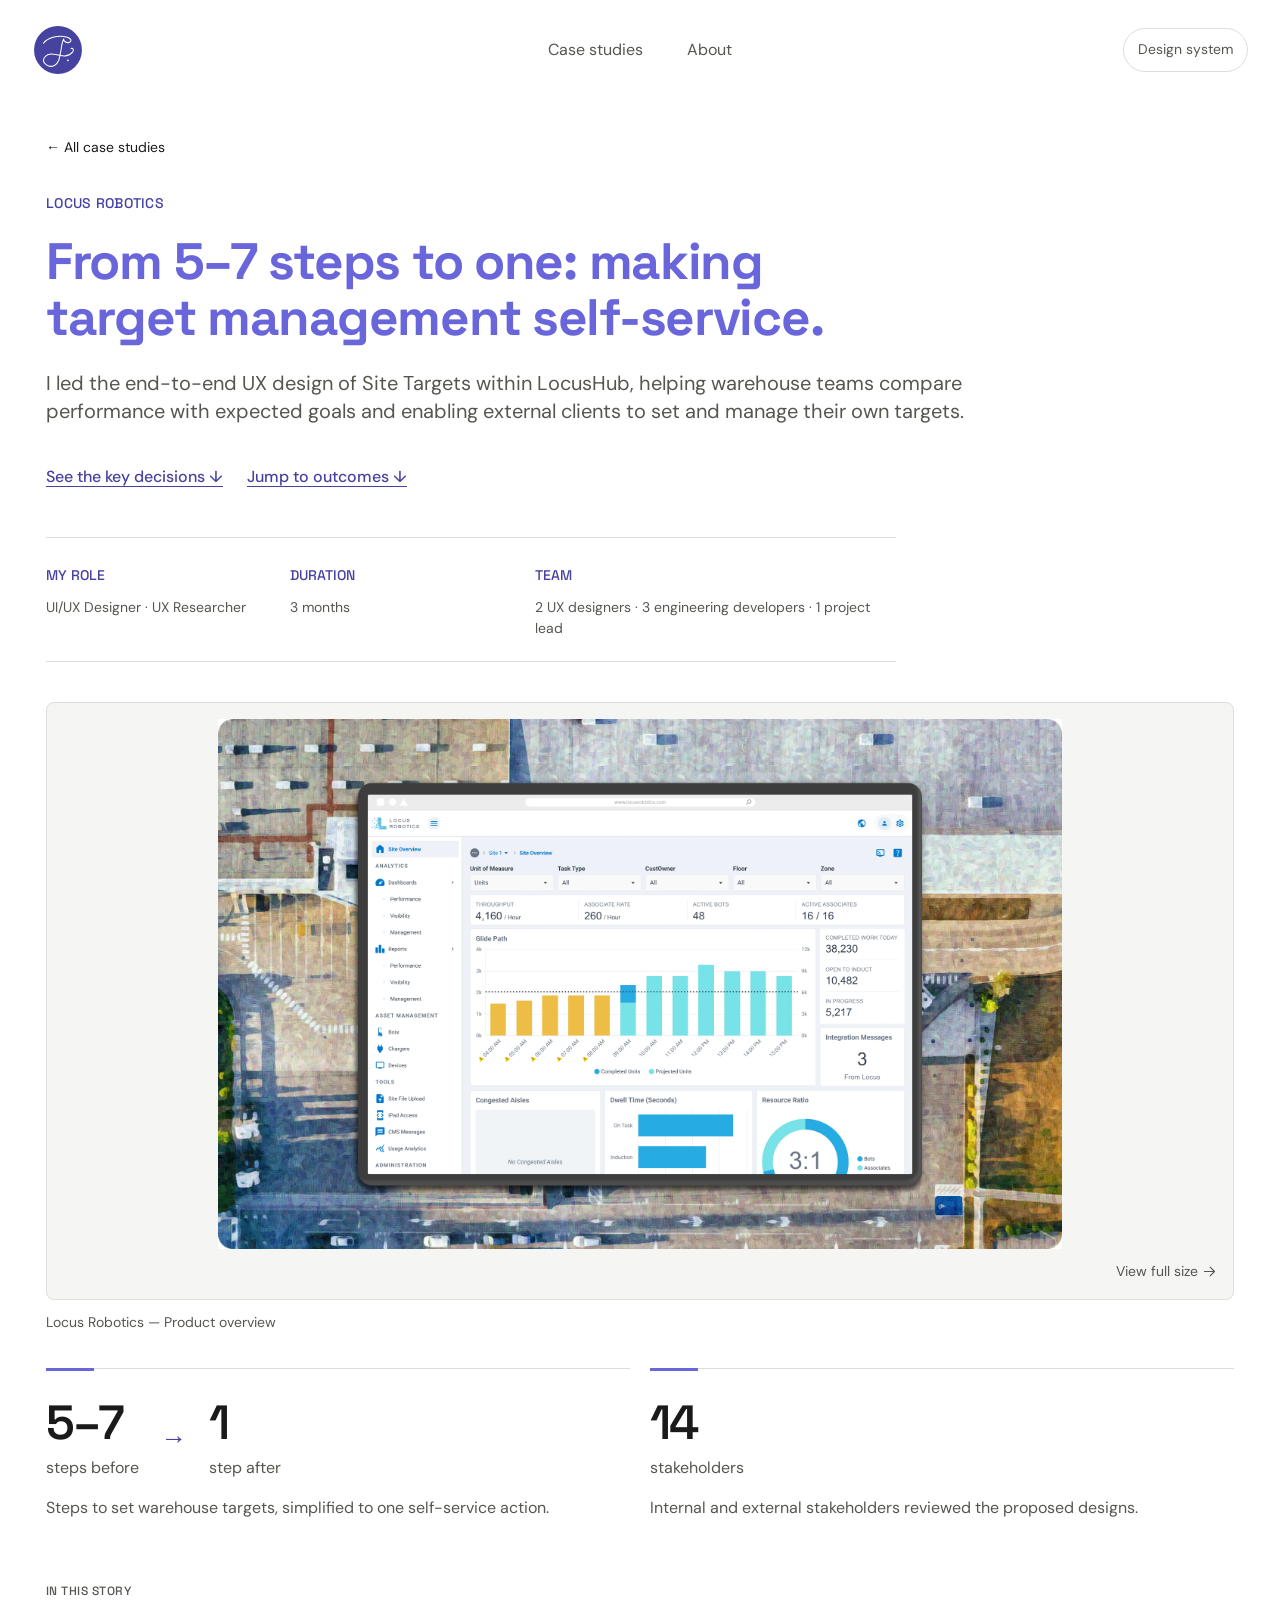
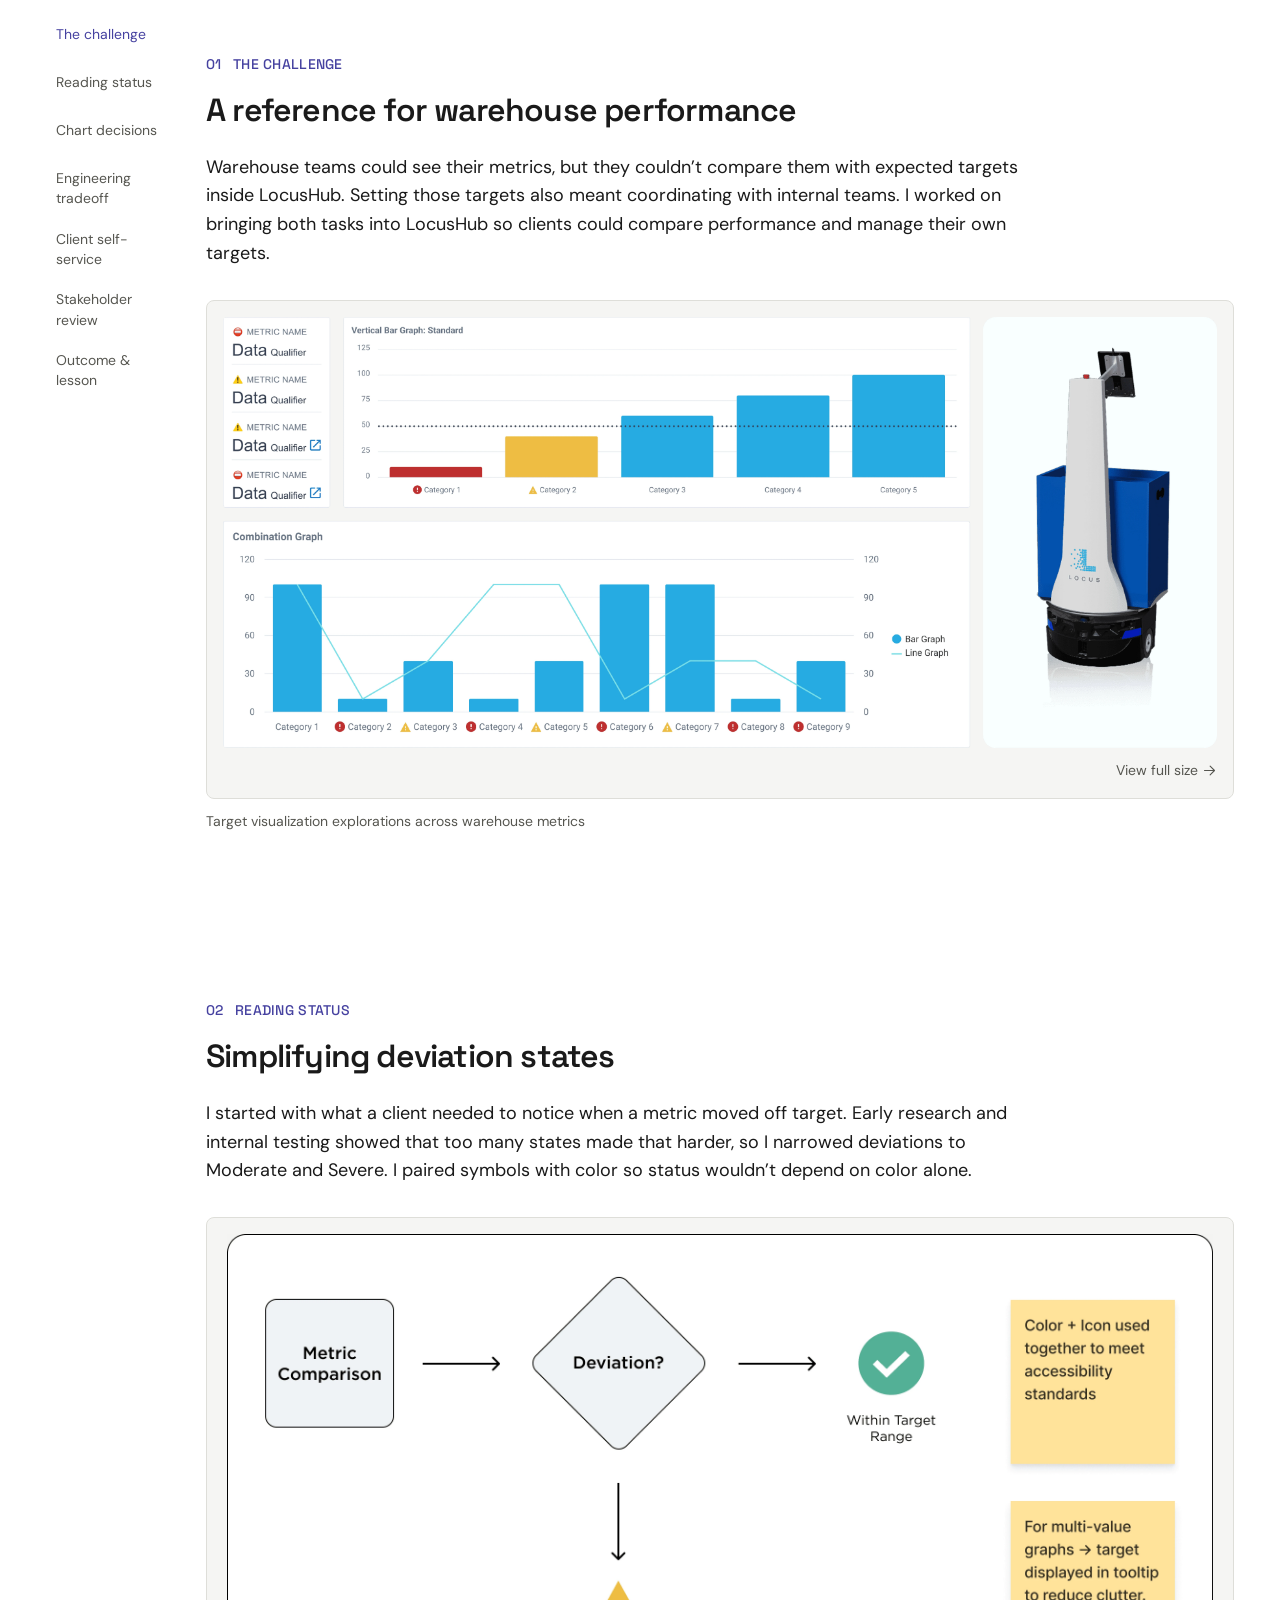
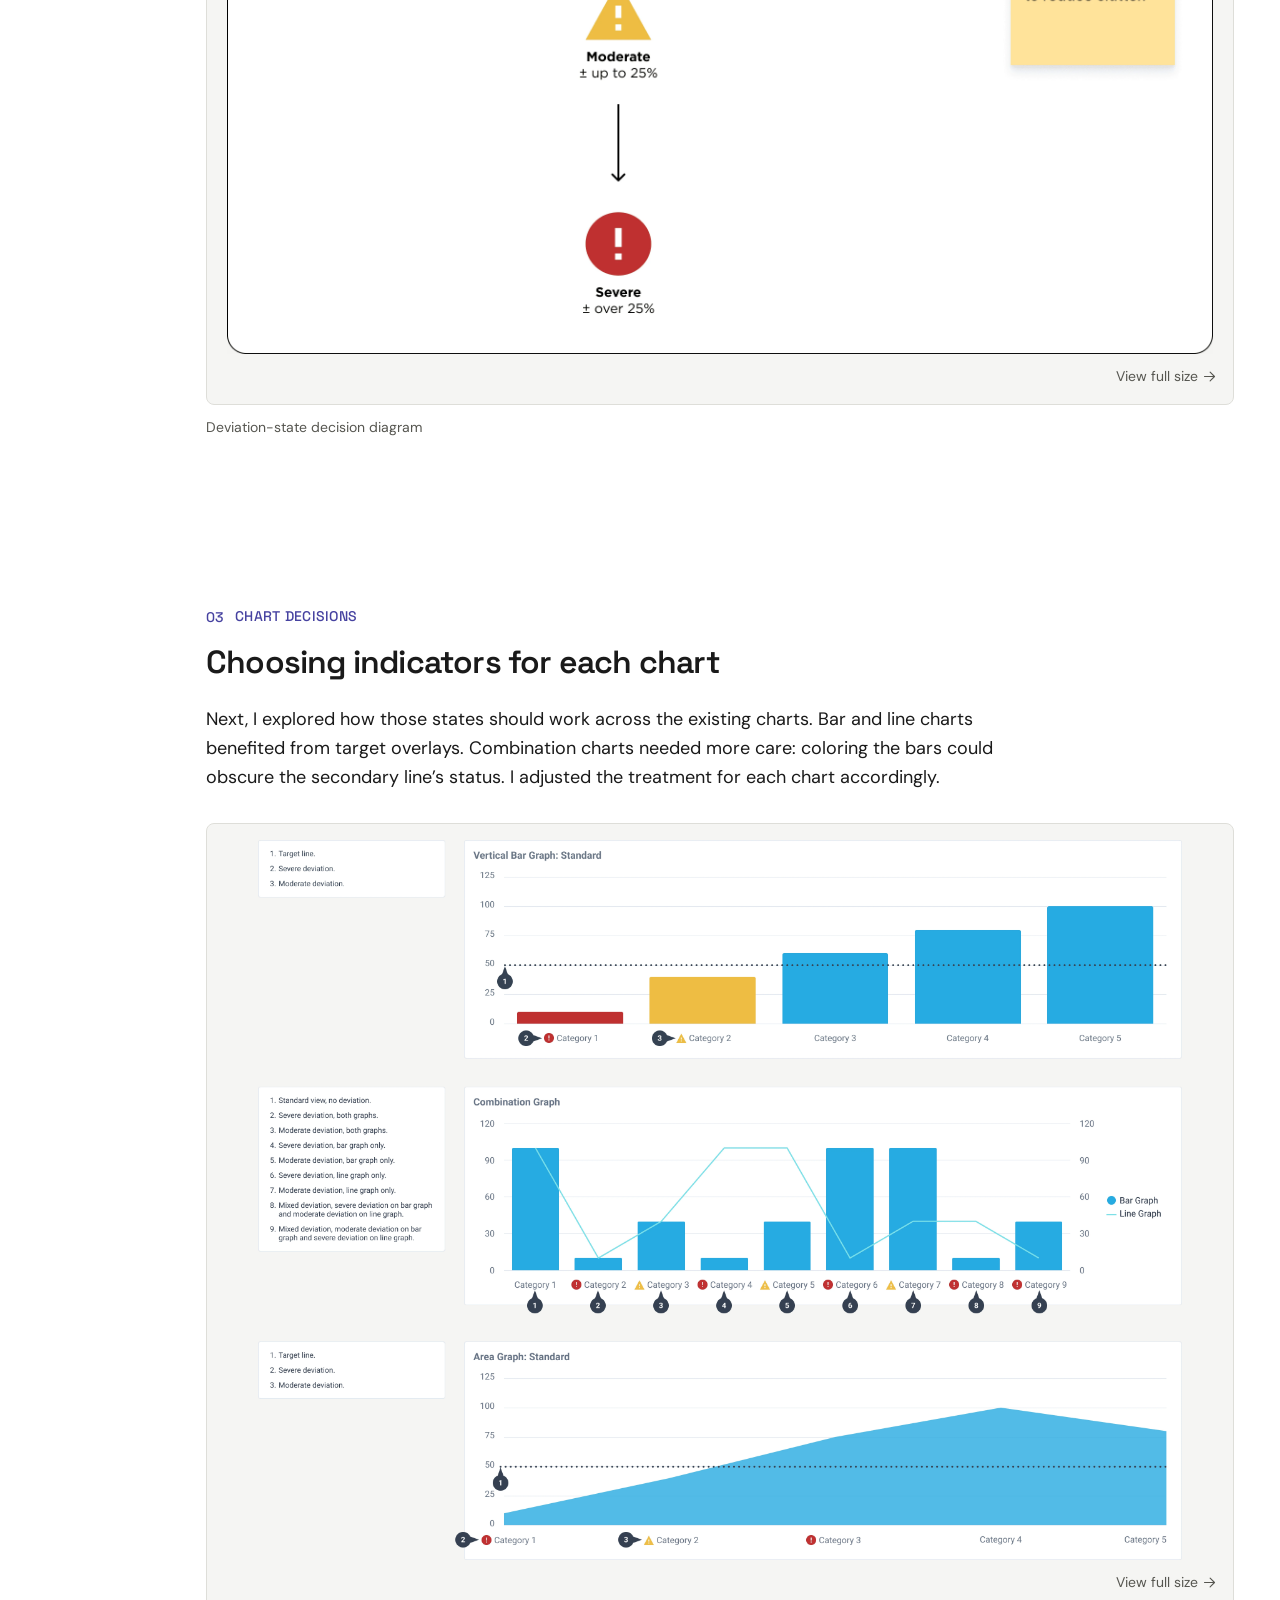
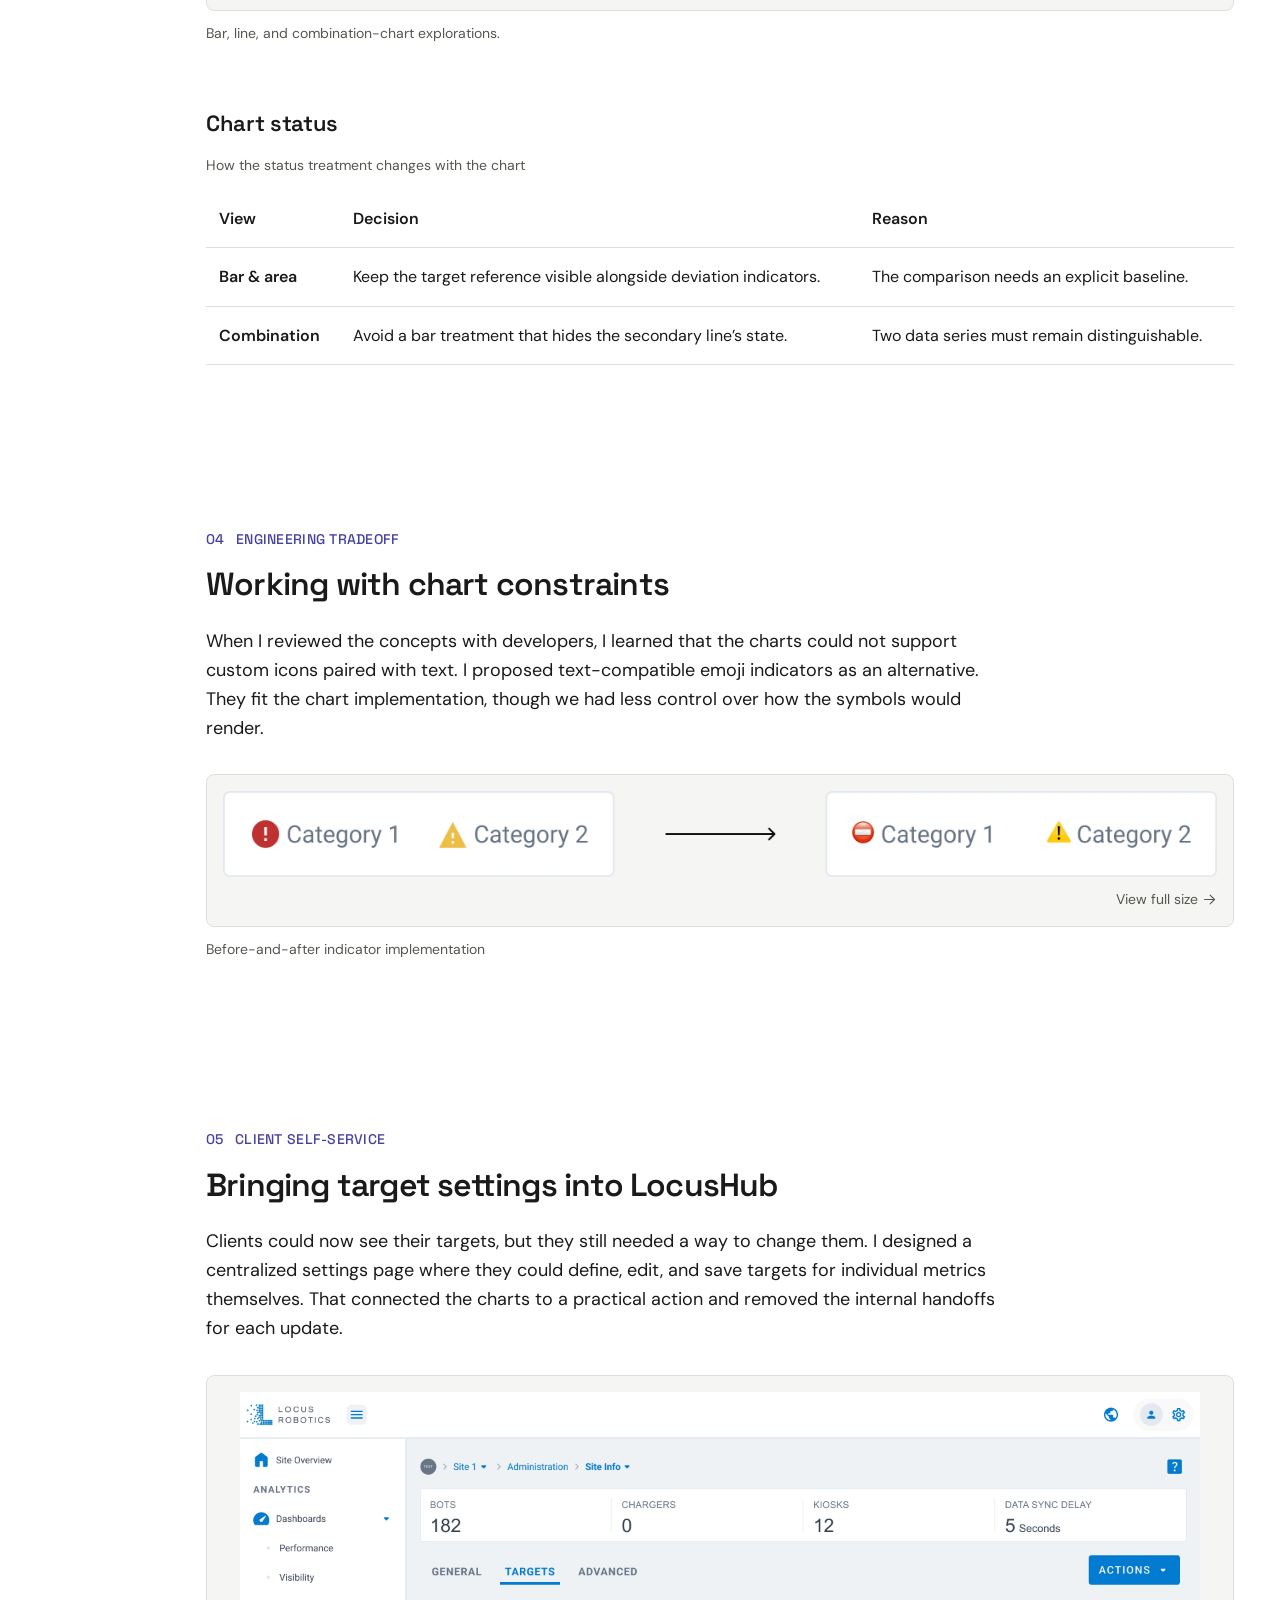
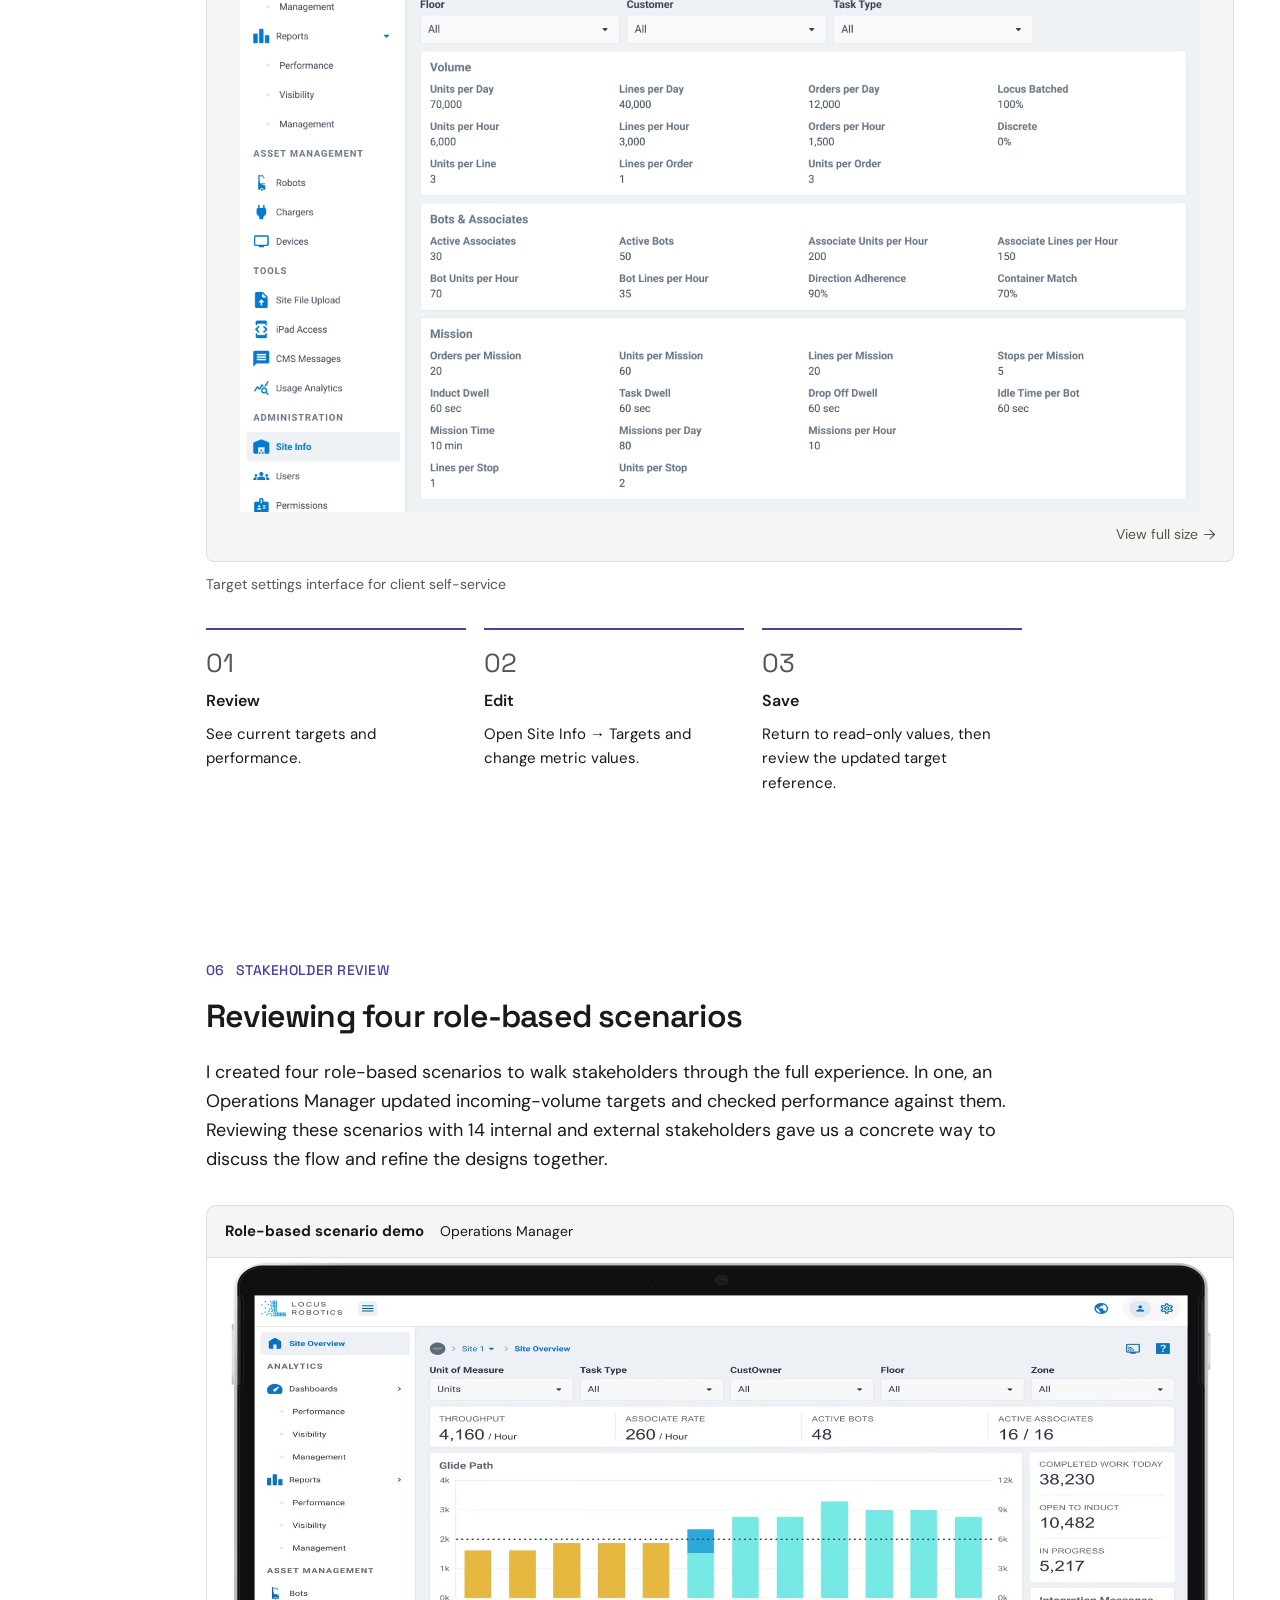
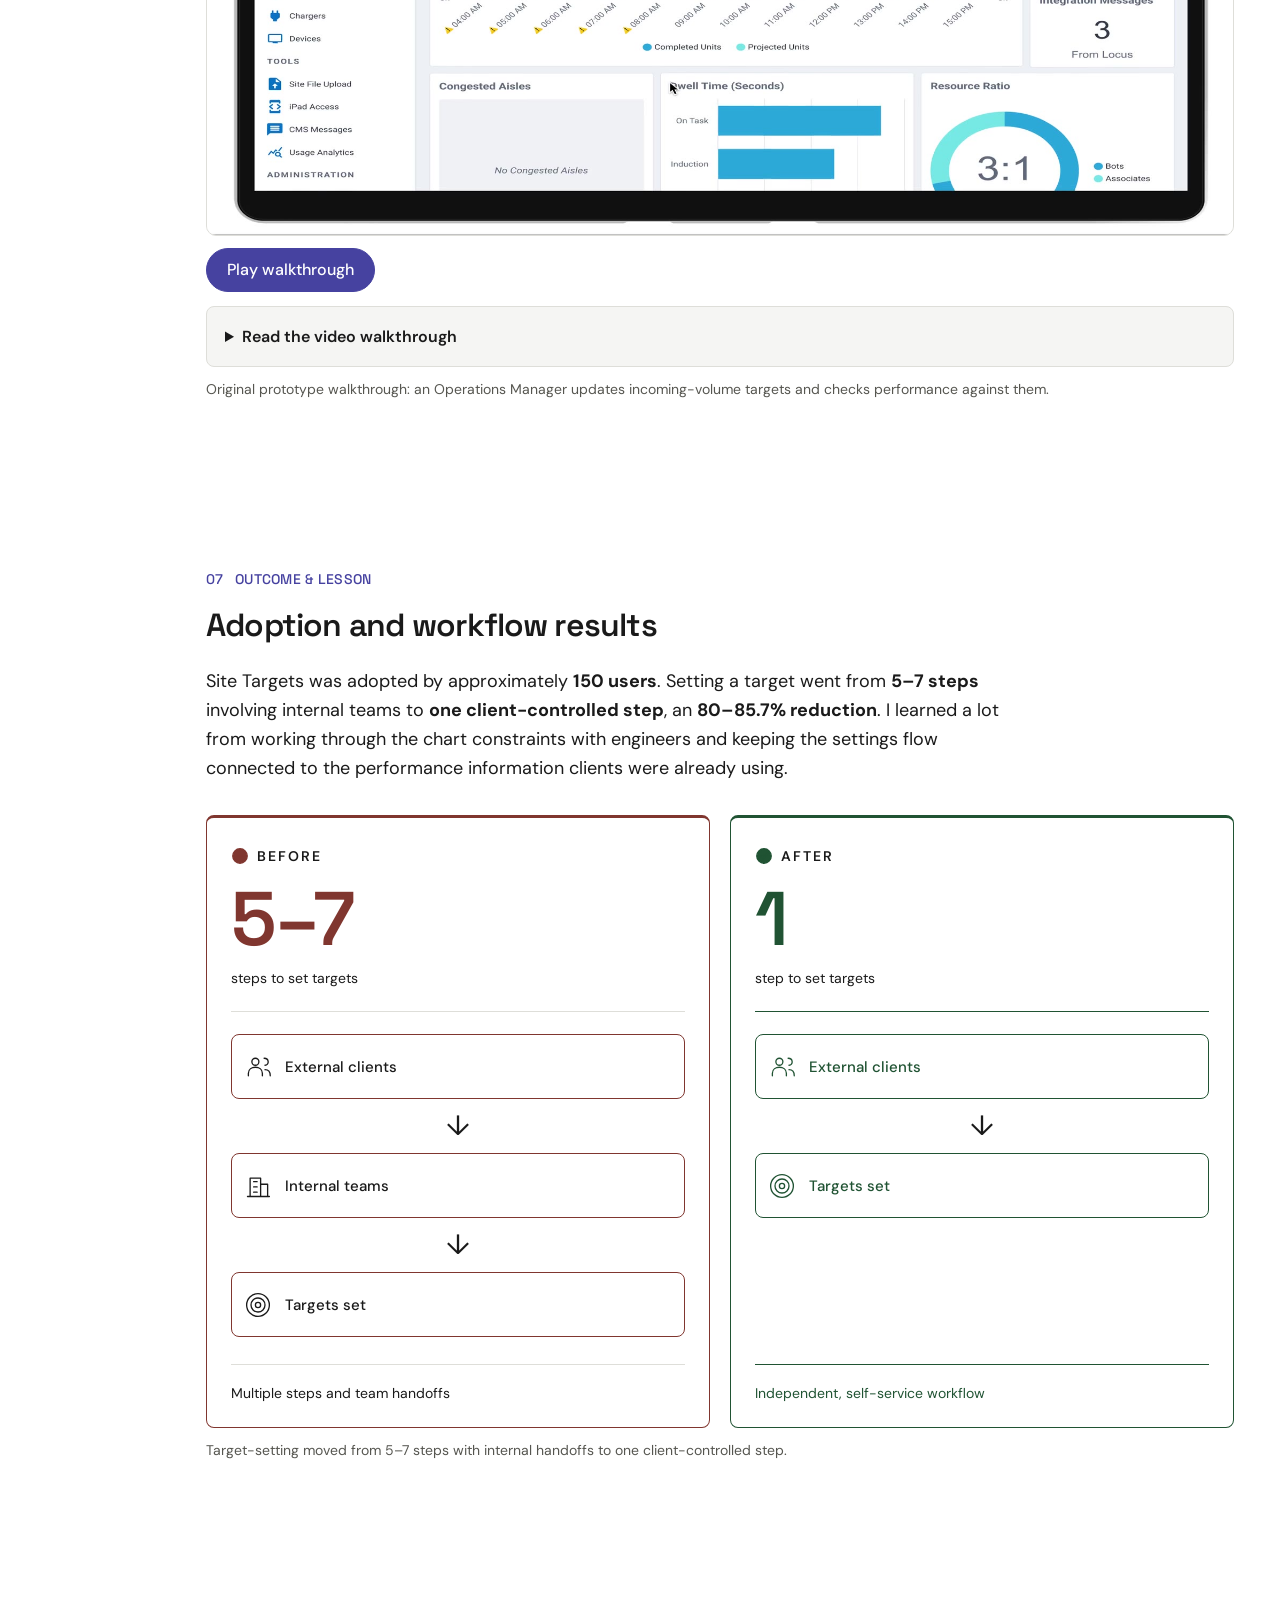
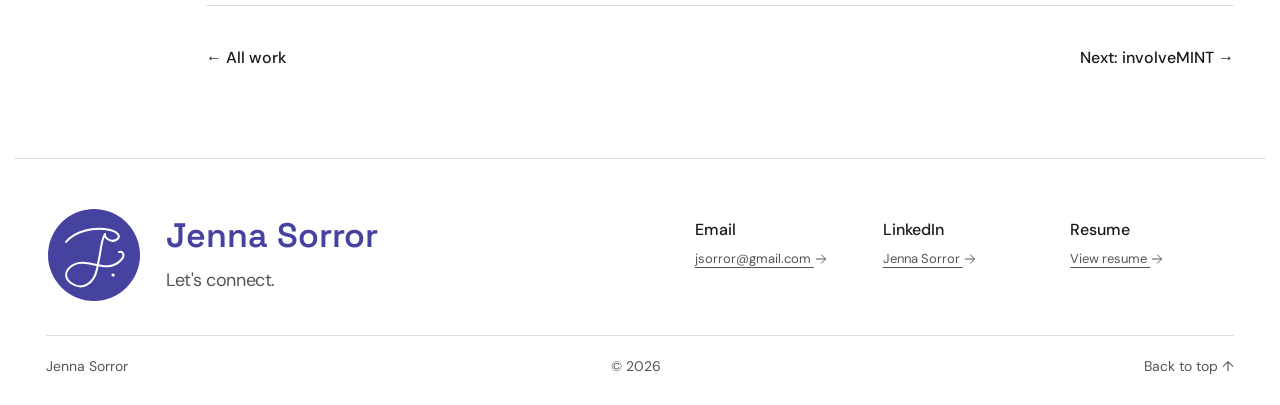
<file: case-studies/locus/index.html>
<!DOCTYPE html>

<html lang="en"><head><link as="font" crossorigin="" href="/assets/space-grotesk-variable.ttf" rel="preload" type="font/ttf"/><meta charset="utf-8"/><meta content="width=device-width,initial-scale=1" name="viewport"/><title>Locus Robotics | Jenna Sorror</title><meta content="Jenna Sorror — UX designer blending storytelling, accessible design, and clear digital experiences." name="description"/><link as="font" crossorigin="" href="/assets/sans.woff2" rel="preload" type="font/woff2"/><link href="/design-tokens.css?v=745b3ae3ad" rel="stylesheet"/><link href="/style.css?v=02c57d635f" rel="stylesheet"/><script defer="" src="/app.js?v=f44a3ab343"></script><link href="/design-system.css?v=8ac322d73a" rel="stylesheet"/><link href="/assets/brand-mark.svg?v=8d9b8e1a7a" rel="icon" sizes="any" type="image/svg+xml"/><link href="/favicon.ico?v=8d9b8e1a7a" rel="icon" sizes="16x16 32x32 48x48" type="image/x-icon"/><link href="/assets/favicon-32.png?v=8d9b8e1a7a" rel="icon" sizes="32x32" type="image/png"/><link href="/assets/apple-touch-icon.png?v=8d9b8e1a7a" rel="apple-touch-icon"/><link href="/system.css?v=2609588180" rel="stylesheet"/></head><body id="top"><a class="skip" href="#main">Skip to content</a><header><a aria-label="Jenna Sorror home" class="home-mark" href="/"><svg aria-hidden="true" focusable="false" viewbox="0 0 96 96" xmlns="http://www.w3.org/2000/svg"><circle class="ribbon-disc" cx="48" cy="48" fill="#4642a0" r="46"></circle><path class="signature-j" d="M20 35C28 25 47 19 64 23C72 25 76 30 70 33C64 36 58 30 59 27C56 32 55 39 54 47L51 62C48 77 36 84 25 76C13 67 25 54 40 56C51 57 65 65 76 52C79 48 77 44 73 45" data-brand-stroke="" fill="none" pathlength="1" stroke="#fff" stroke-linecap="round" stroke-linejoin="round" stroke-width="2"></path><path class="signature-accent" d="M67 68h.1" data-brand-stroke="" fill="none" pathlength="1" stroke="#fff" stroke-linecap="round" stroke-linejoin="round" stroke-width="3.2"></path></svg></a><nav aria-label="Main navigation"><a href="/#works">Case studies</a><a href="/about/">About</a></nav><a class="system-link" href="/design-system/">Design system</a><button aria-controls="site-menu" aria-expanded="false" aria-label="Open navigation menu" class="mobile-menu-toggle" type="button"><svg aria-hidden="true" viewbox="0 0 32 32"><path d="M5 9h22M5 16h22M5 23h22"></path></svg></button></header><main id="main" tabindex="-1"><article class="case"><div class="case-heading"><a class="back" href="/#works">← All case studies</a><p class="eyebrow">Locus Robotics</p><h1>From 5–7 steps to one: making target management self-service.</h1><p class="intro">I led the end-to-end UX design of Site Targets within LocusHub, helping warehouse teams compare performance with expected goals and enabling external clients to set and manage their own targets.</p></div><nav aria-label="Quick reading" class="story-shortcuts"><a href="#charts">See the key decisions ↓</a><a href="#impact">Jump to outcomes ↓</a></nav><div class="project-meta"><div><span>My role</span><p>UI/UX Designer · UX Researcher</p></div><div><span>Duration</span><p>3 months</p></div><div><span>Team</span><p>2 UX designers · 3 engineering developers · 1 project lead</p></div></div><figure><button aria-label="Expand: Locus Robotics — Product overview" class="image-button" data-expand=""><img alt="Locus Robotics — Product overview" fetchpriority="high" height="5604" loading="eager" src="/assets/0R4V6WIxp9sVbRbz611iLjFStI.webp" width="8928"/><span class="expand">View full size <svg aria-hidden="true" class="arrow-icon" focusable="false" viewbox="0 0 24 24"><path d="M4 12h15M13 5l7 7-7 7"></path></svg></span></button><figcaption>Locus Robotics — Product overview</figcaption></figure><div class="opening-kpi-group"><aside aria-label="Project metric" class="opening-kpi" id="key-metric"><div class="opening-kpi-measure"><div class="opening-kpi-steps"><div><p class="opening-kpi-value">5–7</p><p class="opening-kpi-unit">steps before</p></div><span aria-hidden="true" class="opening-kpi-arrow">→</span><div><p class="opening-kpi-value">1</p><p class="opening-kpi-unit">step after</p></div></div></div><p class="opening-kpi-meaning"><svg aria-hidden="true" class="kpi-diamond" focusable="false" viewbox="0 0 24 24"><path d="M12 1 15.8 8.2 23 12 15.8 15.8 12 23 8.2 15.8 1 12 8.2 8.2Z"></path></svg><span>Steps to set warehouse targets, simplified to one self-service action.</span></p></aside><aside aria-label="Additional project metric" class="opening-kpi"><div class="opening-kpi-measure"><p class="opening-kpi-value">14</p><p class="opening-kpi-unit">stakeholders</p></div><p class="opening-kpi-meaning"><svg aria-hidden="true" class="kpi-diamond" focusable="false" viewbox="0 0 24 24"><path d="M12 1 15.8 8.2 23 12 15.8 15.8 12 23 8.2 15.8 1 12 8.2 8.2Z"></path></svg><span>Internal and external stakeholders reviewed the proposed designs.</span></p></aside></div><div class="case-reading-layout"><nav aria-label="Case study sections" class="case-nav"><span class="nav-label">In this story</span><a href="#problem">The challenge</a><a href="#decisions">Reading status</a><a href="#charts">Chart decisions</a><a href="#constraints">Engineering tradeoff</a><a href="#self-service">Client self-service</a><a href="#validation">Stakeholder review</a><a href="#impact">Outcome &amp; lesson</a></nav><div class="case-reading-content"><section class="story-section" id="problem"><div class="section-label"><span class="section-number">01</span>The challenge</div><div class="section-content"><h2>A reference for warehouse performance</h2><p>Warehouse teams could see their metrics, but they couldn’t compare them with expected targets inside LocusHub. Setting those targets also meant coordinating with internal teams. I worked on bringing both tasks into LocusHub so clients could compare performance and manage their own targets.</p><figure><button aria-label="Expand: target visualization explorations across warehouse metrics" class="image-button" data-expand=""><img alt="target visualization explorations across warehouse metrics" height="2655" loading="lazy" src="/assets/VyizYduoUajADAmTBjLete70I.webp" width="6121"/><span class="expand">View full size <svg aria-hidden="true" class="arrow-icon" focusable="false" viewbox="0 0 24 24"><path d="M4 12h15M13 5l7 7-7 7"></path></svg></span></button><figcaption>Target visualization explorations across warehouse metrics</figcaption></figure></div></section><section class="story-section" id="decisions"><div class="section-label"><span class="section-number">02</span>Reading status</div><div class="section-content"><h2>Simplifying deviation states</h2><p>I started with what a client needed to notice when a metric moved off target. Early research and internal testing showed that too many states made that harder, so I narrowed deviations to Moderate and Severe. I paired symbols with color so status wouldn’t depend on color alone.</p><figure><button aria-label="Expand: deviation-state decision diagram" class="image-button" data-expand=""><img alt="deviation-state decision diagram" height="3020" loading="lazy" src="/assets/b5O28FHjsUrGDI5iwToazvOUYg.webp" width="4132"/><span class="expand">View full size <svg aria-hidden="true" class="arrow-icon" focusable="false" viewbox="0 0 24 24"><path d="M4 12h15M13 5l7 7-7 7"></path></svg></span></button><figcaption>Deviation-state decision diagram</figcaption></figure></div></section><section class="story-section" id="charts"><div class="section-label"><span class="section-number">03</span>Chart decisions</div><div class="section-content"><h2>Choosing indicators for each chart</h2><p>Next, I explored how those states should work across the existing charts. Bar and line charts benefited from target overlays. Combination charts needed more care: coloring the bars could obscure the secondary line’s status. I adjusted the treatment for each chart accordingly.</p><figure><button aria-label="Expand: Bar, line, and combination-chart explorations." class="image-button" data-expand=""><img alt="Bar, line, and combination-chart explorations." height="4612" loading="lazy" src="/assets/locus-chart-explorations.webp" width="5920"/><span class="expand">View full size <svg aria-hidden="true" class="arrow-icon" focusable="false" viewbox="0 0 24 24"><path d="M4 12h15M13 5l7 7-7 7"></path></svg></span></button><figcaption>Bar, line, and combination-chart explorations.</figcaption></figure><div aria-label="How the status treatment changes with the chart" class="decision-table-wrap" role="region" tabindex="0"><h3 class="chart-status-heading">Chart status</h3><table class="decision-table"><caption>How the status treatment changes with the chart</caption><thead><tr><th>View</th><th>Decision</th><th>Reason</th></tr></thead><tbody><tr><th>Bar &amp; area</th><td>Keep the target reference visible alongside deviation indicators.</td><td>The comparison needs an explicit baseline.</td></tr><tr><th>Combination</th><td>Avoid a bar treatment that hides the secondary line’s state.</td><td>Two data series must remain distinguishable.</td></tr></tbody></table></div></div></section><section class="story-section" id="constraints"><div class="section-label"><span class="section-number">04</span>Engineering tradeoff</div><div class="section-content"><h2>Working with chart constraints</h2><p>When I reviewed the concepts with developers, I learned that the charts could not support custom icons paired with text. I proposed text-compatible emoji indicators as an alternative. They fit the chart implementation, though we had less control over how the symbols would render.</p><figure><button aria-label="Expand: before-and-after indicator implementation" class="image-button" data-expand=""><img alt="before-and-after indicator implementation" height="200" loading="lazy" src="/assets/rekgiMfuddcnWkz7th0B0cyRKJ0.webp" width="2336"/><span class="expand">View full size <svg aria-hidden="true" class="arrow-icon" focusable="false" viewbox="0 0 24 24"><path d="M4 12h15M13 5l7 7-7 7"></path></svg></span></button><figcaption>Before-and-after indicator implementation</figcaption></figure></div></section><section class="story-section" id="self-service"><div class="section-label"><span class="section-number">05</span>Client self-service</div><div class="section-content"><h2>Bringing target settings into LocusHub</h2><p>Clients could now see their targets, but they still needed a way to change them. I designed a centralized settings page where they could define, edit, and save targets for individual metrics themselves. That connected the charts to a practical action and removed the internal handoffs for each update.</p><figure><button aria-label="Expand: target settings interface for client self-service" class="image-button" data-expand=""><img alt="target settings interface for client self-service" height="4320" loading="lazy" src="/assets/poMC2pK0WxlfRryNfnCTvvjuAE.webp" width="5760"/><span class="expand">View full size <svg aria-hidden="true" class="arrow-icon" focusable="false" viewbox="0 0 24 24"><path d="M4 12h15M13 5l7 7-7 7"></path></svg></span></button><figcaption>Target settings interface for client self-service</figcaption></figure><ol aria-label="Target-management sequence shown in the prototype" class="journey-strip"><li><strong>Review</strong><span>See current targets and performance.</span></li><li><strong>Edit</strong><span>Open Site Info → Targets and change metric values.</span></li><li><strong>Save</strong><span>Return to read-only values, then review the updated target reference.</span></li></ol></div></section><section class="story-section" id="validation"><div class="section-label"><span class="section-number">06</span>Stakeholder review</div><div class="section-content"><h2>Reviewing four role-based scenarios</h2><p>I created four role-based scenarios to walk stakeholders through the full experience. In one, an Operations Manager updated incoming-volume targets and checked performance against them. Reviewing these scenarios with 14 internal and external stakeholders gave us a concrete way to discuss the flow and refine the designs together.</p><figure class="scenario-demo"><div class="artifact-stage"><strong>Role-based scenario demo</strong><span>Operations Manager</span></div><video aria-label="LocusHub Operations Manager scenario: update targets and review performance" controls="" data-scroll-play="" height="1080" loop="" muted="" playsinline="" poster="/assets/locus-role-scenario-poster.jpg" preload="metadata" width="1920"><source src="/assets/locus-role-scenario.mp4" type="video/mp4"/>Your browser does not support this video. <a href="/assets/locus-role-scenario.mp4">Open the scenario demo</a>.</video><details class="video-description"><summary>Read the video walkthrough</summary><ol><li>The walkthrough starts on Site Overview, where trend charts show performance against the targets currently set in place.</li><li>The Operations Manager opens Site Info and selects the Targets tab.</li><li>The Targets page shows volume, robot and associate, and mission target values, with filters for floor, customer, and task type.</li><li>The manager enters edit mode. Target values become editable, and Cancel and Save controls appear.</li><li>The manager changes the volume targets and saves. The target values return to the read-only view.</li><li>The manager returns to Site Overview to see performance charts with the updated target reference.</li></ol></details><figcaption>Original prototype walkthrough: an Operations Manager updates incoming-volume targets and checks performance against them.</figcaption></figure></div></section><section class="story-section" id="impact"><div class="section-label"><span class="section-number">07</span>Outcome &amp; lesson</div><div class="section-content"><h2>Adoption and workflow results</h2><p>Site Targets was adopted by approximately <strong>150 users</strong>. Setting a target went from <strong>5–7 steps</strong> involving internal teams to <strong>one client-controlled step</strong>, an <strong>80–85.7% reduction</strong>. I learned a lot from working through the chart constraints with engineers and keeping the settings flow connected to the performance information clients were already using.</p><figure aria-label="Before and after target-setting workflow" class="workflow-comparison"><div class="workflow-panels"><div class="workflow-panel before"><span class="sheet-label workflow-phase"><svg aria-hidden="true" class="phase-signal before-signal" viewbox="0 0 20 20"><circle cx="10" cy="10" r="8"></circle><path d="M6 10h8"></path></svg>Before</span><div class="workflow-count">5–7</div><p class="workflow-count-label">steps to set targets</p><div class="workflow-route"><div class="workflow-node"><svg aria-hidden="true" viewbox="0 0 32 32"><circle cx="13" cy="10" r="4"></circle><path d="M5 26v-3c0-9 16-9 16 0v3M23 6c6 0 6 8 1 8m0 5c5 0 6 3 6 7"></path></svg><span>External clients</span></div><span aria-hidden="true" class="route-arrow">↓</span><div class="workflow-node"><svg aria-hidden="true" viewbox="0 0 32 32"><path d="M4 28h25M7 28V7h12v21m0-14h8v14M11 11h4m-4 6h4m-4 6h4"></path></svg><span>Internal teams</span></div><span aria-hidden="true" class="route-arrow">↓</span><div class="workflow-node"><svg aria-hidden="true" viewbox="0 0 32 32"><circle cx="16" cy="16" r="13"></circle><circle cx="16" cy="16" r="8"></circle><circle cx="16" cy="16" r="3"></circle></svg><span>Targets set</span></div></div><p class="workflow-takeaway">Multiple steps and team handoffs</p></div><div class="workflow-panel after"><span class="sheet-label workflow-phase"><svg aria-hidden="true" class="phase-signal after-signal" viewbox="0 0 20 20"><circle cx="10" cy="10" r="8"></circle><path d="m6 10 3 3 5-6"></path></svg>After</span><div class="workflow-count">1</div><p class="workflow-count-label">step to set targets</p><div class="workflow-route"><div class="workflow-node"><svg aria-hidden="true" viewbox="0 0 32 32"><circle cx="13" cy="10" r="4"></circle><path d="M5 26v-3c0-9 16-9 16 0v3M23 6c6 0 6 8 1 8m0 5c5 0 6 3 6 7"></path></svg><span>External clients</span></div><span aria-hidden="true" class="route-arrow">↓</span><div class="workflow-node"><svg aria-hidden="true" viewbox="0 0 32 32"><circle cx="16" cy="16" r="13"></circle><circle cx="16" cy="16" r="8"></circle><circle cx="16" cy="16" r="3"></circle></svg><span>Targets set</span></div></div><p class="workflow-takeaway">Independent, self-service workflow</p></div></div><figcaption>Target-setting moved from 5–7 steps with internal handoffs to one client-controlled step. </figcaption></figure></div></section><div class="next-project"><a href="/#works">← All work</a><a href="/case-studies/involvemint/">Next: involveMINT →</a></div></div></div></article></main><footer><div class="footer-top"><div class="footer-identity"><a aria-label="Jenna Sorror home" class="footer-logo" href="/"><svg aria-hidden="true" focusable="false" viewbox="0 0 96 96" xmlns="http://www.w3.org/2000/svg"><circle class="ribbon-disc" cx="48" cy="48" fill="#4642a0" r="46"></circle><path class="signature-j" d="M20 35C28 25 47 19 64 23C72 25 76 30 70 33C64 36 58 30 59 27C56 32 55 39 54 47L51 62C48 77 36 84 25 76C13 67 25 54 40 56C51 57 65 65 76 52C79 48 77 44 73 45" data-brand-stroke="" fill="none" pathlength="1" stroke="#fff" stroke-linecap="round" stroke-linejoin="round" stroke-width="2"></path><path class="signature-accent" d="M67 68h.1" data-brand-stroke="" fill="none" pathlength="1" stroke="#fff" stroke-linecap="round" stroke-linejoin="round" stroke-width="3.2"></path></svg></a><div><p class="footer-name">Jenna Sorror</p><h2>Let's connect.</h2></div></div><div class="contacts"><a href="mailto:jsorror@gmail.com" rel="noopener noreferrer" target="_blank">Email <span>jsorror@gmail.com <svg aria-hidden="true" class="arrow-icon" focusable="false" viewbox="0 0 24 24"><path d="M4 12h15M13 5l7 7-7 7"></path></svg></span><span class="sr-only"> (opens in a new tab)</span></a><a href="https://www.linkedin.com/in/jennasorror/" rel="noopener noreferrer" target="_blank">LinkedIn <span>Jenna Sorror <svg aria-hidden="true" class="arrow-icon" focusable="false" viewbox="0 0 24 24"><path d="M4 12h15M13 5l7 7-7 7"></path></svg></span><span class="sr-only"> (opens in a new tab)</span></a><a href="https://drive.google.com/file/d/19zWwg7ZewwxNA2cMb1BsrC5pMy4s9Al8/view?usp=sharing" rel="noopener noreferrer" target="_blank">Resume <span>View resume <svg aria-hidden="true" class="arrow-icon" focusable="false" viewbox="0 0 24 24"><path d="M4 12h15M13 5l7 7-7 7"></path></svg></span><span class="sr-only"> (opens in a new tab)</span></a></div></div><div class="copyright"><a href="/">Jenna Sorror</a><span>© 2026</span><a href="#top">Back to top ↑</a></div></footer><dialog aria-label="Expanded project image"><button aria-label="Close image" class="close">Close ×</button><div class="image-stage"><img alt=""/></div><p class="viewer-caption"></p></dialog><dialog aria-label="Navigation menu" class="mobile-menu" id="site-menu"><div class="menu-top"><a aria-label="Jenna Sorror home" class="menu-home" href="/"><svg aria-hidden="true" focusable="false" viewbox="0 0 96 96" xmlns="http://www.w3.org/2000/svg"><circle class="ribbon-disc" cx="48" cy="48" fill="#4642a0" r="46"></circle><path class="signature-j" d="M20 35C28 25 47 19 64 23C72 25 76 30 70 33C64 36 58 30 59 27C56 32 55 39 54 47L51 62C48 77 36 84 25 76C13 67 25 54 40 56C51 57 65 65 76 52C79 48 77 44 73 45" data-brand-stroke="" fill="none" pathlength="1" stroke="#fff" stroke-linecap="round" stroke-linejoin="round" stroke-width="2"></path><path class="signature-accent" d="M67 68h.1" data-brand-stroke="" fill="none" pathlength="1" stroke="#fff" stroke-linecap="round" stroke-linejoin="round" stroke-width="3.2"></path></svg></a><button aria-label="Close navigation menu" autofocus="" class="menu-close" type="button"><svg aria-hidden="true" viewbox="0 0 32 32"><path d="M7 7l18 18M25 7L7 25"></path></svg></button></div><nav aria-label="Mobile navigation" class="menu-links"><a data-menu-page="work" href="/#works">Case studies</a><a data-menu-page="about" href="/about/">About</a><a data-menu-page="system" href="/design-system/">Design system</a></nav><div class="menu-contact"><p>Let’s connect.</p><a class="menu-email" href="mailto:jsorror@gmail.com" rel="noopener noreferrer" target="_blank">jsorror@gmail.com<span class="sr-only"> (opens in a new tab)</span></a><div><a href="https://www.linkedin.com/in/jennasorror/" rel="noopener noreferrer" target="_blank">LinkedIn<span class="sr-only"> (opens in a new tab)</span></a><a href="https://drive.google.com/file/d/19zWwg7ZewwxNA2cMb1BsrC5pMy4s9Al8/view?usp=sharing" rel="noopener noreferrer" target="_blank">Resume<span class="sr-only"> (opens in a new tab)</span></a></div></div></dialog></body></html>
</file>
<file: design-tokens.css>
:root{
/* Primitives: neutral surfaces and a single Iris identity. */
--color-white:#ffffff;--color-ink:#1a1a1a;--color-muted:#565650;--color-line:#deded9;--color-subtle:#f5f5f3;
--color-iris:#6965db;--color-iris-strong:#4642a0;--color-iris-pressed:#2d2966;--color-iris-hover:#393581;
--color-before:#80362f;--color-after:#205333;--feedback-before-surface:#faf0ee;--feedback-after-surface:#eef6f0;
/* Semantic roles */
--surface-page:var(--color-white);--surface-card:var(--color-white);--surface-subtle:var(--color-subtle);--surface-artifact:var(--color-subtle);--surface-highlight:var(--color-white);
--text-primary:var(--color-ink);--text-secondary:var(--color-muted);--text-brand:var(--color-iris);--accent:var(--color-iris-strong);--border-subtle:var(--color-line);--border-control:var(--color-muted);
--action-primary:var(--color-iris-strong);--action-hover:var(--color-iris-hover);--action-pressed:var(--color-iris-pressed);--surface-disabled:var(--surface-subtle);--text-disabled:var(--text-secondary);--text-on-action:var(--color-white);--focus-ring:var(--color-iris-strong);
--font-display:SpaceGrotesk,Arial,sans-serif;--font-body:DM,Arial,sans-serif;--font-code:ui-monospace,SFMono-Regular,Consolas,monospace;
--type-hero:clamp(38px,4.2vw,56px);--type-title:clamp(36px,4vw,52px);--type-section:clamp(28px,2.5vw,32px);--type-heading:22px;--type-body:18px;--type-control:16px;--type-caption:14px;--type-card:16px;
--leading-body:1.6;--leading-title:1.08;
--space-1:4px;--space-2:8px;--space-3:12px;--space-4:16px;--space-5:24px;--space-6:32px;--space-7:48px;--space-8:64px;--space-9:96px;
--radius-control:8px;--radius-image:8px;--radius-project:8px;--radius-pill:999px;--layout-max:1188px;--layout-index:128px;--layout-gutter:32px;--reading-width:68ch;
--motion-short:200ms;--motion-card:300ms;--motion-draw:420ms;--motion-ease:cubic-bezier(0,0,.2,1);
/* Component aliases and states */
--button-background:var(--action-primary);--button-background-hover:var(--action-hover);--button-background-pressed:var(--action-pressed);--button-background-disabled:var(--surface-subtle);--button-text:var(--text-on-action);--button-text-disabled:var(--text-secondary);--button-border-disabled:var(--border-subtle);--button-focus-ring:var(--focus-ring);--button-height:44px;
--kpi-surface:var(--surface-page);--kpi-measure-surface:var(--surface-page);--kpi-measure-text:var(--text-primary);--kpi-unit-text:var(--text-secondary);--kpi-border:var(--border-subtle);
--project-image-scale-hover:1.02;--project-caption-text:var(--text-secondary);
/* Compatibility references resolve into the same new roles, never old colors. */
--color-espresso:var(--color-ink);--color-espresso-hover:var(--color-iris-strong);--color-vermilion:var(--color-iris-strong);--color-cream:var(--color-white);--color-artifact:var(--color-subtle);--color-paper:var(--color-white);--color-apricot:var(--color-white);--color-saffron:var(--color-subtle);--color-sky:var(--color-subtle);--color-focus:var(--focus-ring);
}
</file>
<file: style.css>
*{box-sizing:border-box;}html{scroll-behavior:smooth;scroll-padding-top:100px;}body{margin:0;background:var(--surface-page,var(--color-white));color:var(--text-primary,var(--color-ink));font-family:var(--font-body,DM);font-size:17px;line-height:1.65;}a{color:inherit;text-decoration:none;}a:hover{text-decoration:underline;text-underline-offset:5px;}button{font:inherit;}a:focus-visible,button:focus-visible,summary:focus-visible{outline:3px solid var(--accent);outline-offset:6px;}h1,h2,h3,p{margin:0;}h1,h2{font-family:var(--font-display);font-weight:400;line-height:1.1;letter-spacing:-.025em;}h1{font-size:clamp(44px,5.4vw,72px);}h2{font-size:clamp(33px,3.5vw,46px);}h3{font-weight:500;font-size:25px;}p+p{margin-top:20px;}header{height:115px;display:flex;align-items:center;justify-content:center;}nav{display:flex;align-items:center;justify-content:center;gap:52px;}header nav{font-size:15px;font-weight:600;}header a{padding:10px;}.brand img{width:82px;height:auto;display:block;}.skip{position:absolute;top:-100px;left:20px;background:var(--color-white);z-index:20;padding:12px;}.skip:focus{top:12px;}main{max-width:1080px;margin:auto;padding:0 30px;}.home-hero{padding:112px 0 72px;text-align:center;}.home-hero h1{font-size:clamp(36px,3.6vw,49px);line-height:1.15;}.home-hero em{font-style:normal;font-weight:bold;}.hero-sub{display:block;font-family:var(--font-body);font-size:17px;line-height:1.5;letter-spacing:0;margin-top:23px;color:var(--text-secondary);}.purple{color:var(--accent);}.pill{display:inline-flex;border-radius:40px;padding:12px 27px;background:var(--action-primary,var(--color-espresso));color:var(--text-on-action,white);font-size:15px;margin-top:30px;gap:16px;}.pill:hover{background:var(--color-espresso-hover);text-decoration:none;}.handwritten{display:flex;align-items:center;justify-content:space-between;gap:25px;margin:8px 10px 98px;}.handwritten img{object-fit:contain;width:115px;max-height:30px;}.handwritten span{font-family:Hand,cursive;}.section-heading{display:flex;align-items:baseline;justify-content:space-between;margin-bottom:26px;}.section-heading h2{font-size:32px;}.section-heading span,.muted{color:var(--text-secondary);font-size:14px;}.project-grid{display:grid;grid-template-columns:1fr 1fr;gap:34px 26px;}.project-card{background:var(--surface-artifact);padding:18px;border:1px solid var(--border-subtle);border-radius:20px;display:block;transition:transform .2s;}.project-card:hover{transform:translateY(-4px);text-decoration:none;}.card-image{overflow:hidden;border-radius:12px;aspect-ratio:1.38;}.card-image img{width:100%;height:100%;object-fit:cover;}.card-copy{padding:24px 6px 8px;}.card-copy>p{font-family:var(--font-display);font-size:27px;line-height:1.17;min-height:95px;}.card-title{display:flex;align-items:center;justify-content:space-between;margin-top:20px;gap:16px;}.card-title h3{font-size:20px;font-weight:600;}.card-title span{font-size:14px;white-space:nowrap;}.tags{display:block;font-size:12px;color:var(--text-secondary);margin-top:10px;}footer{background:var(--color-espresso);color:var(--color-white);margin-top:115px;padding:65px max(30px,calc((100vw - 1020px)/2)) 28px;}footer h2{font-size:55px;}.contacts{display:grid;grid-template-columns:1fr 1fr 1fr;gap:30px;margin:40px 0 60px;}.contacts a{font-size:13px;}.contacts span{display:block;font-size:17px;margin-top:5px;}.copyright{border-top:1px solid var(--border-subtle);padding-top:22px;display:flex;justify-content:space-between;font-size:13px;gap:15px;}.eyebrow,.section-label{text-transform:uppercase;font-size:11px;letter-spacing:.13em;font-weight:600;color:var(--text-secondary);}.about-intro{display:grid;grid-template-columns:1.25fr .75fr;gap:65px;padding-top:75px;align-items:start;}.about-intro h1{font-size:57px;margin:20px 0 30px;}.about-intro p:not(.eyebrow){font-size:16px;}.portrait{width:100%;border-radius:14px;margin-top:47px;}.story-section{display:grid;grid-template-columns:170px 1fr;gap:40px;padding:66px 0;border-top:1px solid var(--border-subtle);}.section-label{padding-top:8px;}.section-content h2{max-width:700px;margin-bottom:23px;}.section-content>p{max-width:720px;}.experience{margin:30px 0 75px;}.experience>h2{margin-bottom:35px;}.experience article{display:grid;grid-template-columns:220px 1fr;gap:12px 30px;padding:28px 0;border-top:1px solid var(--border-subtle);}.experience article>p:last-child{grid-column:2;margin-top:0;max-width:650px;}.about-intro+.story-section{margin-top:85px;}.case-heading{max-width:850px;margin:55px auto 48px;}.back{font-size:14px;}.case-heading .eyebrow{margin-top:55px;margin-bottom:20px;}.case-heading h1{font-size:clamp(42px,5vw,65px);}.intro{font-size:19px;color:var(--text-secondary);max-width:760px;margin-top:28px;}.case>figure{margin-bottom:35px;}.case>figure img{max-height:620px;object-fit:contain;}.project-meta{display:grid;grid-template-columns:1.2fr .7fr 1.4fr;gap:30px;padding:30px 0;border-top:1px solid var(--border-subtle);}.project-meta span{text-transform:uppercase;font-size:11px;letter-spacing:.1em;color:var(--text-secondary);}.project-meta p{font-size:14px;margin-top:6px;}.outcome{display:flex;gap:40px;align-items:center;background:var(--surface-artifact);border-radius:16px;padding:30px 35px;margin:10px 0 45px;}.outcome>strong{font-family:var(--font-display);font-size:64px;font-weight:400;white-space:nowrap;}.outcome h2{font-family:var(--font-body);font-size:18px;letter-spacing:0;line-height:1.5;font-weight:600;}.outcome p{font-size:13px;margin-top:7px;color:var(--text-secondary);}.case-nav{flex-wrap:wrap;gap:10px 25px;justify-content:flex-start;font-size:12px;margin-bottom:35px;}.case-nav a{padding:7px 0;}figure{margin:30px 0 0;}.image-button{position:relative;display:block;background:var(--surface-artifact);border:1px solid var(--border-subtle);border-radius:12px;padding:18px;width:100%;cursor:zoom-in;text-align:left;}.image-button img{width:100%;height:auto;display:block;border-radius:4px;}.expand{display:block;text-align:right;font-size:11px;color:var(--text-secondary);margin-top:12px;}figcaption{font-size:12px;color:var(--text-secondary);margin-top:12px;line-height:1.5;}.results{display:flex;align-items:center;gap:35px;padding:30px;background:var(--surface-artifact);border-radius:12px;margin-top:30px;}.results strong{font-family:var(--font-display);display:block;font-weight:400;font-size:60px;}.results span{font-size:13px;}.note{font-size:13px;color:var(--text-secondary);margin-top:17px;}.flow-summary{border-left:2px solid var(--border-subtle);margin:28px 0;padding-left:32px;}.flow-summary li{padding:5px;}.evidence{border-top:1px solid var(--border-subtle);padding:25px 0;}.evidence summary{cursor:pointer;font-size:16px;}.evidence figure{max-width:800px;margin:25px auto;}.next-project{display:flex;justify-content:space-between;border-top:1px solid var(--border-subtle);margin-top:50px;padding-top:30px;font-size:14px;}dialog{border:0;border-radius:12px;width:96vw;max-width:1500px;max-height:95vh;padding:20px;background:var(--color-white);color:var(--color-ink);}dialog::backdrop{background:#000000d9;}.zoomscroll{overflow:auto;max-height:78vh;}.zoomscroll img{display:block;max-width:none;width:auto;min-width:100%;height:auto;}.close{background:var(--color-espresso);color:var(--color-white);border:0;padding:10px 20px;border-radius:25px;display:block;margin:0 0 15px auto;cursor:pointer;}dialog p{font-size:12px;margin-top:10px;}.review{max-width:780px;margin:75px auto;}.review h1{margin:20px 0 30px;}.review h2{font-size:34px;margin:40px 0 15px;}@media (max-width:700px){body{font-size:16px;}main{padding:0 22px;}header{height:90px;}header nav{gap:22px;font-size:13px;}.brand img{width:70px;}.home-hero{padding:65px 0 50px;}.home-hero h1{font-size:37px;}.hero-sub{font-size:15px;max-width:300px;margin:20px auto 0;}.desktop{display:none;}.handwritten{gap:15px;flex-wrap:wrap;justify-content:center;margin-bottom:60px;}.handwritten img{width:80px;max-height:22px;}.handwritten span{display:none;}.section-heading{display:block;}.section-heading span{display:block;margin-top:9px;}.project-grid{grid-template-columns:1fr;gap:25px;}.card-copy>p{min-height:0;font-size:29px;}.card-title{margin-top:22px;}.contacts{grid-template-columns:1fr;gap:25px;}.copyright{flex-wrap:wrap;}.about-intro{grid-template-columns:1fr;gap:20px;padding-top:35px;}.about-intro h1{font-size:48px;}.portrait{max-width:350px;margin-top:15px;}.story-section{grid-template-columns:1fr;gap:18px;padding:42px 0;}.experience article{display:block;}.experience article p{margin-top:10px!important;}.experience article h3{font-size:22px;}.case-heading{margin-top:25px;}.case-heading .eyebrow{margin-top:35px;}.case-heading h1{font-size:43px;}.intro{font-size:17px;}.project-meta{grid-template-columns:1fr 1fr;gap:20px;}.project-meta>div:last-child{grid-column:1/-1;}.outcome{display:block;padding:25px;}.outcome>strong{font-size:55px;}.outcome h2{margin-top:12px;}.case-nav{gap:6px 16px;}.image-button{padding:8px;}.results{gap:18px;padding:20px;}.results strong{font-size:48px;}.results span{font-size:11px;}.next-project{gap:20px;}footer{margin-top:70px;padding-top:45px;}footer h2{font-size:43px;}}@media (prefers-reduced-motion:reduce){html{scroll-behavior:auto;}.project-card{transition:none;}}
/* Editorial rhythm and stable artifact presentation. */
img{max-width:100%;height:auto;}.home-hero{padding-top:76px;padding-bottom:58px;}.handwritten{margin-bottom:72px;}.case-heading{margin-top:30px;margin-bottom:28px;}.case-heading .eyebrow{margin-top:34px;}.case-heading h1{text-wrap:balance;}.project-meta{max-width:850px;margin:0 auto 28px;padding:22px 0;border-bottom:1px solid var(--border-subtle);}.project-meta p{line-height:1.6;}.case>figure{margin-top:0;margin-bottom:35px;}.case>figure img{max-height:530px;}.case-nav{border-top:1px solid var(--border-subtle);padding:18px 0 22px;margin-bottom:0;gap:5px 22px;font-size:13px;}.nav-label{font-size:10px;text-transform:uppercase;letter-spacing:.12em;color:var(--text-secondary);flex-basis:100%;}.story-section{padding:55px 0;gap:36px;grid-template-columns:160px minmax(0,1fr);}.section-content{min-width:0;}.section-content h2{font-size:clamp(34px,3.4vw,43px);line-height:1.13;text-wrap:balance;}.section-number{display:block;font-family:var(--font-display);font-size:28px;line-height:1.2;letter-spacing:0;font-weight:400;margin-bottom:8px;color:var(--text-secondary);}.section-label{line-height:1.6;}.section-content>p{line-height:1.75;}.image-button{padding:14px;background:var(--surface-artifact);}.image-button img{max-height:610px;object-fit:contain;}.image-button:hover{border-color:var(--border-subtle);}.expand{font-size:12px;}.evidence{margin-top:12px;padding:25px 24px;border:1px solid var(--border-subtle);border-radius:12px;background:var(--color-white);}.evidence summary{font-weight:600;}.evidence>h3{margin:30px 0 12px;}.evidence>p{max-width:780px;}.evidence figure{margin:35px auto;}.note{border-left:2px solid var(--border-subtle);padding-left:15px;}blockquote{margin:26px 0;padding:20px 24px;border-left:2px solid var(--border-subtle);background:var(--surface-artifact);}blockquote p{font-family:var(--font-display);font-size:27px;line-height:1.25;}blockquote cite{display:block;font-style:normal;font-size:11px;color:var(--text-secondary);margin-top:12px;}.results{justify-content:space-between;max-width:600px;}.results div{flex:1;}.results>span{flex:0;}.flow-summary{font-size:15px;}.portrait{height:auto;}.case-heading+.project-meta span{display:block;}.next-project a{padding:8px 0;}.card-copy>p{text-wrap:pretty;}.project-card .card-image img{height:100%;}
@media (max-width:900px){.story-section{grid-template-columns:125px minmax(0,1fr);gap:24px;}.project-meta{gap:20px;}.case-nav{gap:4px 18px;}}
@media (max-width:700px){.home-hero{padding-top:42px;padding-bottom:42px;}.handwritten{margin-bottom:48px;}.case-heading{margin-top:20px;margin-bottom:25px;}.case-heading .eyebrow{margin-top:28px;}.case-heading h1{font-size:42px;}.story-section{grid-template-columns:minmax(0,1fr);gap:18px;padding:38px 0;}.section-label{display:flex;align-items:center;gap:12px;padding-top:0;}.section-number{font-size:24px;margin:0;}.section-content h2{font-size:35px;}.project-meta{margin-bottom:25px;}.image-button{padding:9px;}.image-button img{max-height:560px;}.case-nav{font-size:12px;padding:15px 0 19px;gap:2px 17px;}.case-nav a{min-height:36px;display:flex;align-items:center;}.case>figure img{max-height:400px;}.outcome{margin-bottom:25px;}.evidence{padding:20px 16px;}.results{gap:15px;}.results strong{font-size:46px;}blockquote{padding:18px;}.about-intro+.story-section{margin-top:55px;}}
.results .result-divider{border-left:1px solid var(--border-subtle);height:70px;}.results div:last-child{padding-left:10px;}
.results{align-items:flex-start;}.results strong{line-height:1.15;margin-bottom:14px;}.results span{line-height:1.5;}.results .result-divider{align-self:center;}.results div{min-width:0;}.results div>span{display:block;min-height:3em;}
/* Balanced navigation, a gentle word marquee, and a fit-to-window viewer. */
header nav{display:grid;grid-template-columns:minmax(0,1fr) auto minmax(0,1fr);width:min(520px,100%);gap:28px;padding:0 22px;}header nav>a:first-child{justify-self:end;}header nav>.brand{justify-self:center;}header nav>a:last-child{justify-self:start;}.arrow-icon{width:18px;height:18px;display:inline-block;vertical-align:-3px;flex-shrink:0;fill:none;stroke:currentColor;stroke-width:1.7;stroke-linecap:round;stroke-linejoin:round;}.pill{align-items:center;gap:12px;}.expand .arrow-icon,.card-title .arrow-icon{width:15px;height:15px;vertical-align:-3px;}.word-marquee{position:relative;margin:8px 0 72px;padding:12px 38px 12px 0;}.marquee-window{overflow:hidden;mask-image:linear-gradient(to right,transparent,#000 4%,#000 96%,transparent);}.marquee-track{display:flex;width:max-content;animation:words-scroll 42s linear infinite;will-change:transform;}.marquee-group{display:flex;align-items:center;justify-content:space-around;width:1020px;flex-shrink:0;gap:55px;padding:0 30px;}.marquee-group img{width:115px;max-height:32px;object-fit:contain;flex-shrink:0;}.marquee-toggle{position:absolute;right:0;top:50%;transform:translateY(-50%);border:1px solid var(--border-subtle);border-radius:50%;background:var(--color-white);color:var(--text-secondary);width:28px;height:28px;display:grid;place-items:center;cursor:pointer;padding:4px;}.marquee-toggle svg{width:16px;height:16px;fill:none;stroke:currentColor;stroke-width:1.7;stroke-linecap:round;stroke-linejoin:round;}.play-symbol{display:none;}.is-paused .pause-symbol{display:none;}.is-paused .play-symbol{display:block;}.word-marquee:hover .marquee-track,.word-marquee:focus-within .marquee-track,.word-marquee.is-paused .marquee-track{animation-play-state:paused;}@keyframes  words-scroll{to{transform:translateX(-50%);}}
dialog{width:min(1200px,96vw);height:min(940px,94vh);height:min(940px,94dvh);max-height:none;padding:20px;overflow:hidden;}dialog[open]{display:flex;flex-direction:column;gap:10px;}.close{flex-shrink:0;margin:0 0 4px auto;}.image-stage{flex:1;min-height:0;display:flex;align-items:center;justify-content:center;overflow:hidden;background:var(--surface-artifact);border-radius:6px;}.image-stage img{display:block;width:100%;height:100%;min-width:0;min-height:0;max-width:100%;max-height:100%;object-fit:contain;border-radius:0;}.viewer-caption{flex-shrink:0;font-size:13px;line-height:1.4;margin:0;}.viewer-help{flex-shrink:0;font-size:11px;line-height:1.4;margin:0;color:var(--text-secondary);}dialog p+p{margin-top:0;}#education .section-content>p{margin-top:0;}
@media (max-width:700px){header nav{gap:16px;padding:0 16px;}.word-marquee{margin-bottom:48px;}.marquee-group{width:820px;gap:50px;}.marquee-group img{width:100px;max-height:28px;}dialog{padding:12px;gap:8px;}dialog[open]{gap:8px;}.viewer-caption{font-size:12px;}.viewer-help{font-size:10px;}}
@media (prefers-reduced-motion:reduce){.marquee-track{animation:none;transform:none;width:100%;will-change:auto;}.marquee-group{width:100%;gap:20px;flex-wrap:wrap;justify-content:center;padding:0;}.marquee-group[aria-hidden="true"],.marquee-toggle{display:none;}.word-marquee{padding:10px 0;}.marquee-window{mask-image:none;}}
/* Keep the viewer close to the image's proportions, including on phones. */
dialog{height:auto;max-height:94vh;max-height:94dvh;}.image-stage{flex:0 1 auto;max-height:calc(94vh - 180px);max-height:calc(94dvh - 180px);}.image-stage img{width:auto;height:auto;max-width:100%;max-height:calc(94vh - 180px);max-height:calc(94dvh - 180px);}
dialog[open]{height:fit-content;}.image-stage{display:block;flex:none;text-align:center;}.image-stage img{margin:auto;}
/* Evidence-led metric cards: one shared visual language, explicit evidence types. */
.outcome.metric-card{display:grid;grid-template-columns:minmax(215px,.85fr) minmax(0,1.6fr);gap:20px 38px;align-items:center;position:relative;background:var(--color-espresso);color:var(--color-white);border:1px solid var(--color-espresso);border-radius:18px;padding:30px 34px 0;margin:15px 0 42px;box-shadow:0 5px 0 #00000014;overflow:hidden;}.metric-kicker{display:flex;align-items:center;gap:9px;font-family:var(--font-body);font-size:11px;line-height:1.4;font-weight:600;text-transform:uppercase;letter-spacing:.12em;}.metric-card>.metric-kicker{grid-column:1/-1;color:var(--text-secondary);}.metric-marker{font-size:18px;line-height:1;letter-spacing:0;}.metric-value{align-self:center;padding:5px 28px 15px 0;border-right:1px solid var(--border-subtle);}.metric-value>strong{font-family:var(--font-display);font-weight:400;font-size:clamp(64px,7vw,94px);letter-spacing:-.03em;line-height:1;white-space:nowrap;display:block;}.metric-slash{color:var(--text-secondary);font-size:.7em;vertical-align:7%;}.metric-to{font-family:var(--font-body);font-size:.45em;vertical-align:16%;letter-spacing:-.08em;margin:0 3px;}.metric-unit{font-family:var(--font-body);font-size:22px;font-weight:400;letter-spacing:0;margin-left:4px;}.metric-description h2{font-family:var(--font-body);font-size:23px;line-height:1.35;font-weight:600;letter-spacing:-.015em;margin:0;max-width:580px;}.metric-card .metric-description p{font-size:14px;line-height:1.6;color:var(--text-secondary);margin-top:13px;max-width:550px;}.metric-card>p.metric-evidence{grid-column:1/-1;margin:0 -34px;padding:17px 34px;background:var(--color-ink);border-top:1px solid var(--border-subtle);color:var(--text-secondary);font-size:12px;line-height:1.6;}.metric-dots{display:flex;flex-wrap:wrap;gap:5px;max-width:160px;margin-top:19px;}.metric-dots i{display:block;width:6px;height:6px;background:var(--surface-subtle);border-radius:50%;}.metric-dots .unfilled{background:transparent;border:1px solid var(--border-subtle);}.metric-support{display:flex;flex-direction:column;gap:5px;font-size:11px;color:var(--text-secondary);margin-top:18px;line-height:1.5;}.metric-support b{font-size:13px;font-weight:600;color:var(--color-white);margin-right:4px;}.comparison-panel{margin-top:30px;border:1px solid var(--border-subtle);border-radius:16px;background:var(--surface-page);box-shadow:0 4px 0 var(--surface-page);overflow:hidden;}.comparison-heading{display:flex;justify-content:space-between;align-items:center;gap:14px;flex-wrap:wrap;padding:20px 22px;color:var(--color-espresso);}.evidence-badge{font-size:10px;color:var(--text-primary);background:var(--surface-subtle);border:1px solid var(--border-subtle);border-radius:20px;padding:5px 10px;white-space:nowrap;}.comparison-grid{display:grid;grid-template-columns:1fr 1fr;gap:14px;padding:0 22px 22px;}.comparison-stat{padding:24px;background:var(--surface-subtle);border:1px solid var(--border-subtle);border-radius:10px;min-width:0;}.comparison-stat:first-child{background:var(--surface-subtle);border-color:var(--border-subtle);}.comparison-order{display:block;font-size:13px;font-weight:600;color:var(--color-espresso);line-height:1.4;min-height:2.8em;}.comparison-stat>strong{display:block;font-family:var(--font-display);font-weight:400;line-height:1.05;font-size:76px;letter-spacing:-.03em;color:var(--color-espresso);margin:12px 0;}.comparison-stat>strong>span{font-size:.63em;margin-left:3px;}.comparison-caption{display:block;font-size:11px;line-height:1.5;color:var(--text-secondary);max-width:180px;}.comparison-difference{border-top:1px solid var(--border-subtle);padding:17px 22px;background:var(--surface-subtle);display:flex;flex-wrap:wrap;align-items:center;gap:6px 20px;}.comparison-difference strong{font-size:15px;color:var(--text-primary);font-weight:600;}.comparison-difference>span{font-size:12px;line-height:1.6;color:var(--text-secondary);max-width:430px;}
@media (max-width:700px){.outcome.metric-card{grid-template-columns:1fr;gap:18px;padding:24px 23px 0;margin-bottom:30px;}.metric-value{border-right:0;border-bottom:1px solid var(--border-subtle);padding:4px 0 22px;}.metric-value>strong{font-size:82px;}.metric-unit{font-size:22px;}.metric-description{padding-bottom:4px;}.metric-description h2{font-size:21px;}.metric-card .metric-description p{font-size:13px;margin-top:12px;}.metric-card>p.metric-evidence{margin:0 -23px;padding:15px 23px;font-size:11px;}.metric-support{flex-direction:row;gap:16px;flex-wrap:wrap;}.metric-dots{max-width:none;gap:6px;margin-top:18px;}.metric-dots i{width:6px;height:6px;}.comparison-heading{padding:18px;gap:10px;}.comparison-heading .metric-kicker{font-size:10px;}.comparison-grid{gap:10px;padding:0 14px 16px;}.comparison-stat{padding:17px 12px;}.comparison-order{font-size:12px;min-height:2.8em;}.comparison-stat>strong{font-size:58px;margin:13px 0;}.comparison-caption{font-size:10px;}.comparison-difference{padding:16px 18px;}.comparison-difference strong{font-size:14px;}.comparison-difference>span{font-size:11px;}}
.metric-dots-twenty{display:grid;grid-template-columns:repeat(10,6px);justify-content:start;}
/* A small illustrated story, drawn in ink. */
.doodle-story{position:relative;margin:0 0 64px;padding:4px 22px 22px;}.doodle-scenes{position:relative;display:grid;grid-template-columns:repeat(4,minmax(0,1fr));gap:24px;z-index:1;}.doodle-scene{text-align:center;--chapter:0s;}.scene-2{--chapter:1.5s;}.scene-3{--chapter:3s;}.scene-4{--chapter:4.5s;}.story-illustration{display:block;width:100%;height:auto;overflow:visible;}.story-illustration .ink,.story-illustration g.ink path{fill:none;stroke:var(--text-secondary);stroke-width:1.65;stroke-linecap:round;stroke-linejoin:round;stroke-dasharray:1;animation:draw-ink 18s ease-in-out infinite;animation-delay:var(--chapter);}.story-illustration circle.ink{stroke-dasharray:none;animation:none;}.paper-fill{fill:var(--border-subtle);stroke:none;}.lilac-fill{fill:var(--border-subtle);stroke:none;}.sun-fill{fill:var(--text-secondary);stroke:none;}.cursor-fill{fill:var(--text-secondary);stroke:none;}.quote-mark{fill:none;stroke:var(--text-secondary);stroke-width:1.2;}.ground-line{fill:none;stroke:var(--text-secondary);stroke-width:1;stroke-linecap:round;stroke-dasharray:2 4;}.story-thread{position:absolute;top:35px;left:0;width:100%;height:150px;pointer-events:none;}.story-thread path{fill:none;stroke:var(--text-secondary);stroke-width:1.2;stroke-dasharray:1;animation:draw-thread 18s ease-in-out infinite;opacity:.65;}.doodle-label{height:25px!important;width:auto;max-width:130px;object-fit:contain;display:block;margin:4px auto 0;}.camera-flash{fill:none;stroke:var(--text-secondary);stroke-width:2;stroke-linecap:round;animation:camera-glint 18s ease-in-out infinite;}.bubble-float{animation:bubble-lift 9s ease-in-out infinite;transform-origin:center;transform-box:fill-box;}.cursor-nudge{animation:cursor-tap 9s ease-in-out infinite;transform-origin:center;transform-box:fill-box;}.little-spark{animation:ink-spark 9s ease-in-out infinite;transform-origin:center;transform-box:fill-box;}.doodle-toggle{position:absolute;bottom:0;right:0;display:grid;place-items:center;width:28px;height:28px;padding:5px;border:1px solid var(--border-subtle);border-radius:50%;color:var(--text-secondary);background:var(--color-white);cursor:pointer;}.doodle-toggle svg{width:16px;height:16px;fill:none;stroke:currentColor;stroke-width:1.6;stroke-linecap:round;stroke-linejoin:round;}.doodle-story.is-paused *{animation-play-state:paused!important;}.doodle-toggle .play-symbol{display:none;}.doodle-story.is-paused .pause-symbol{display:none;}.doodle-story.is-paused .play-symbol{display:block;}@keyframes  draw-ink{0%{stroke-dashoffset:1;}17%,86%{stroke-dashoffset:0;}97%,100%{stroke-dashoffset:1;}}@keyframes  draw-thread{0%{stroke-dashoffset:1;}45%,85%{stroke-dashoffset:0;}100%{stroke-dashoffset:1;}}@keyframes  camera-glint{0%,24%,30%,100%{opacity:0;}26%,28%{opacity:1;}}@keyframes  bubble-lift{0%,45%,100%{transform:translateY(0);}60%,75%{transform:translateY(-3px);}}@keyframes  cursor-tap{0%,65%,100%{transform:translate(0,0);}76%{transform:translate(-4px,-3px);}82%{transform:translate(-2px,-1px);}}@keyframes  ink-spark{0%,35%,100%{opacity:.55;transform:scale(.95);}60%{opacity:1;transform:scale(1.08);}}
/* Source-faithful testing records, typeset as native content. */
.detailed-evidence{margin-top:42px;}.detailed-evidence>h3{font-family:var(--font-display);font-size:34px;line-height:1.2;}.evidence-intro{font-size:14px;color:var(--text-secondary);margin-top:14px;max-width:720px;}.test-sheets{display:grid;grid-template-columns:1fr 1fr;gap:18px;margin-top:24px;align-items:start;}.test-sheet{border:1px solid var(--border-subtle);border-radius:13px;overflow:hidden;background:var(--color-white);}.test-sheet-header{height:auto;display:block;padding:23px 22px;background:var(--surface-subtle);color:var(--color-espresso);border-bottom:1px solid var(--border-subtle);}.test-sheet.after .test-sheet-header{background:var(--color-espresso);color:var(--color-white);border-color:var(--color-espresso);}.sheet-label{display:block;font-size:10px;font-weight:600;letter-spacing:.14em;text-transform:uppercase;margin-bottom:9px;}.test-sheet-header h3{font-family:var(--font-display);font-size:29px;line-height:1.15;}.sheet-sample{display:block;font-size:11px;margin-top:11px;opacity:.8;}.test-criteria{list-style:none;padding:0;margin:0;}.test-criteria li{display:grid;grid-template-columns:23px 1fr;gap:10px;padding:20px 18px;border-bottom:1px solid var(--border-subtle);}.criterion-number{font-size:11px;line-height:1.7;color:var(--text-secondary);}.test-criteria p{font-size:13px;line-height:1.65;}.criterion-result{margin-top:12px;}.criterion-result strong{display:block;font-size:17px;color:var(--color-espresso);}.criterion-result strong>span{font-size:10px;font-weight:400;color:var(--text-secondary);}.criterion-kind{display:inline-block;font-size:9px;line-height:1.5;margin-top:5px;color:var(--text-primary);}.criterion-kind.matched{color:var(--text-primary);background:var(--surface-subtle);padding:2px 6px;border-radius:4px;}.criterion-track{height:4px;border-radius:3px;background:var(--surface-subtle);overflow:hidden;margin-top:10px;}.criterion-track>span{display:block;height:100%;background:var(--surface-subtle);}.test-sheet.after .criterion-track>span{background:var(--color-before);}.source-link{display:block;padding:16px 18px;font-size:11px;color:var(--text-secondary);}.matched-summary{margin-top:24px;padding:23px;background:var(--surface-subtle);border:1px solid var(--border-subtle);border-radius:11px;}.matched-summary h4{font-size:16px;line-height:1.45;margin:0 0 15px;}.matched-summary dl{margin:0;}.matched-summary dl>div{display:flex;align-items:baseline;justify-content:space-between;gap:20px;border-top:1px solid var(--border-subtle);padding:11px 0;}.matched-summary dt{font-size:13px;}.matched-summary dd{margin:0;font-size:14px;white-space:nowrap;font-weight:600;}.matched-summary dd>span{color:var(--text-secondary);padding:0 5px;}.matched-summary p{font-size:12px;color:var(--text-secondary);margin-top:12px;}.evidence-calculation{font-size:12px;color:var(--text-secondary);line-height:1.7;margin-top:19px;}.comparison-stat.after-stat{background:var(--color-espresso);border-color:var(--color-espresso);}.after-stat .comparison-order,.after-stat>strong,.after-stat .comparison-caption{color:var(--color-white);}.phase-tag{display:block;font-size:10px;letter-spacing:.12em;text-transform:uppercase;font-weight:600;margin-bottom:8px;opacity:.8;}.comparison-order{min-height:3.5em;}.rate-track{height:10px;border-radius:6px;background:var(--surface-subtle);overflow:hidden;margin:17px 0;}.rate-track>span{display:block;background:var(--color-before);height:100%;border-radius:6px;}.after-stat .rate-track{background:var(--color-before);}.after-stat .rate-track>span{background:var(--feedback-before-surface);}.after-stat .comparison-caption{color:var(--text-secondary);}.comparison-difference{background:var(--surface-subtle);}.comparison-difference strong{font-size:18px;}
/* The same before / after language for warehouse target-setting. */
.workflow-panels{display:grid;grid-template-columns:1fr 1fr;gap:20px;}.workflow-panel{padding:27px 24px 22px;border:1px solid var(--border-subtle);border-radius:12px;background:var(--surface-page);display:flex;flex-direction:column;color:var(--color-espresso);}.workflow-panel.after{background:var(--color-espresso);color:var(--color-white);border-color:var(--color-espresso);}.workflow-count{font-family:var(--font-display);font-size:76px;line-height:1.05;letter-spacing:-.03em;}.workflow-count-label{font-size:14px;margin:8px 0 22px!important;}.workflow-route{border-top:1px solid var(--border-subtle);padding-top:22px;flex:1;}.after .workflow-route{border-color:var(--color-before);}.workflow-node{display:flex;gap:13px;align-items:center;border:1px solid var(--border-subtle);border-radius:8px;padding:15px 12px;background:var(--color-white);font-size:15px;font-weight:500;color:var(--color-espresso);min-height:65px;}.workflow-node svg{width:28px;height:28px;flex-shrink:0;fill:none;stroke:currentColor;stroke-width:1.5;stroke-linecap:round;stroke-linejoin:round;}.after .workflow-node{background:var(--color-before);border-color:var(--color-before);color:var(--color-white);}.route-arrow{display:block;text-align:center;font-size:28px;line-height:1;padding:13px;}.workflow-takeaway{font-size:12px;line-height:1.6;margin-top:27px;padding-top:17px;border-top:1px solid var(--border-subtle);}.after .workflow-takeaway{border-color:var(--color-before);color:var(--text-secondary);}.workflow-comparison figcaption a{display:inline-block;text-decoration:underline;text-underline-offset:3px;margin-top:7px;}
@media (max-width:700px){.doodle-story{padding:0 12px 24px;margin-bottom:44px;}.doodle-scenes{grid-template-columns:repeat(2,minmax(0,1fr));gap:24px 18px;}.story-thread{display:none;}.doodle-label{height:22px!important;max-width:110px;}.test-sheets,.workflow-panels{grid-template-columns:1fr;gap:20px;}.test-sheet-header{padding:22px;}.test-criteria li{padding:20px;}.test-criteria p{font-size:14px;}.criterion-result strong{font-size:19px;}.criterion-result strong>span{font-size:11px;}.criterion-kind{font-size:10px;}.matched-summary{padding:19px;}.matched-summary dl>div{display:block;}.matched-summary dd{margin-top:5px;}.workflow-panel{padding:25px 23px;}.workflow-count{font-size:82px;}.workflow-node{font-size:16px;}.detailed-evidence>h3{font-size:31px;}.comparison-difference strong{font-size:16px;}.comparison-order{font-size:11px;}.comparison-stat>strong{font-size:58px;}.phase-tag{font-size:9px;}}
@media (prefers-reduced-motion:reduce){.doodle-story *{animation:none!important;}.story-illustration .ink,.story-illustration g.ink path,.story-thread path{stroke-dashoffset:0;stroke-dasharray:none;}.camera-flash{opacity:.7;}.doodle-toggle{display:none;}}
@supports (grid-template-rows:subgrid){@media (min-width:701px){.test-sheet{display:grid;grid-template-rows:subgrid;grid-row:span 8;}.test-criteria{display:contents;}.test-criteria li{height:100%;}}}
.story-illustration .ink,.story-illustration g.ink path{animation-fill-mode:both;}
/* One quiet, playful ink doodle replaces the illustrated role strip. */
.doodle-story.minimal-doodle{position:relative;width:220px;max-width:100%;height:90px;padding:0;margin:0 auto 45px;}.tiny-doodle{display:block;width:220px;max-width:100%;height:88px;overflow:visible;}.tiny-trail{fill:none;stroke:var(--text-secondary);stroke-width:1.1;stroke-linecap:round;stroke-dasharray:2 5;}.tiny-star{transform-origin:109px 41px;animation:quiet-drift 9s ease-in-out infinite;}.star-outline{fill:var(--border-subtle);stroke:var(--text-secondary);stroke-width:1.5;stroke-linecap:round;stroke-linejoin:round;}.star-eyes{fill:none;stroke:var(--text-secondary);stroke-width:2;stroke-linecap:round;transform-origin:109px 39px;animation:doodle-blink 9s ease-in-out infinite;}.star-smile{fill:none;stroke:var(--text-secondary);stroke-width:1.1;stroke-linecap:round;}.tiny-twinkle{fill:none;stroke:var(--text-secondary);stroke-width:1.1;stroke-linecap:round;animation:quiet-twinkle 9s ease-in-out infinite;}.tiny-dot{fill:var(--text-secondary);}.minimal-doodle .doodle-toggle{width:22px;height:22px;padding:4px;right:0;bottom:4px;border-color:var(--border-subtle);color:var(--text-secondary);}.minimal-doodle .doodle-toggle svg{width:13px;height:13px;}@keyframes  quiet-drift{0%,100%{transform:translateY(1px) rotate(-5deg);}50%{transform:translateY(-3px) rotate(4deg);}}@keyframes  doodle-blink{0%,39%,43%,100%{transform:scaleY(1);}41%{transform:scaleY(.1);}}@keyframes  quiet-twinkle{0%,100%{opacity:.35;}50%{opacity:.85;}}
/* Muted red / green accents reinforce the existing before / after labels. */
.phase-tag{display:flex;align-items:center;gap:7px;opacity:1;}.phase-signal{width:18px;height:18px;flex-shrink:0;stroke-width:1.6;stroke-linecap:round;stroke-linejoin:round;}.before-signal{fill:var(--color-before);stroke:var(--color-before);}.after-signal{fill:var(--color-after);stroke:var(--color-after);}.before-stat>strong{color:var(--color-before);}.before-stat .rate-track{background:var(--feedback-before-surface);}.before-stat .rate-track>span{background:var(--color-before);}.after-stat .rate-track{background:var(--color-before);}.after-stat .rate-track>span{background:var(--feedback-after-surface);}.comparison-stat.before-stat{border-top:3px solid var(--color-before);}.comparison-stat.after-stat{border-top:3px solid var(--color-after);}
@media (max-width:700px){.doodle-story.minimal-doodle{height:82px;margin-bottom:34px;}.tiny-doodle{height:80px;}.phase-signal{width:16px;height:16px;}}
@media (prefers-reduced-motion:reduce){.tiny-star,.star-eyes,.tiny-twinkle{animation:none!important;}}
@media (max-width:700px){.comparison-order{min-height:5.2em;}}
/* A loose ink trail and a single small paper plane. */
.doodle-story.plane-doodle{width:300px;height:105px;margin:0 auto 35px;}.paper-plane-scene{display:block;width:300px;max-width:100%;height:105px;overflow:visible;}.flight-trail{fill:none;stroke:var(--text-secondary);stroke-width:1.4;stroke-linecap:round;stroke-dasharray:1.4 6;opacity:.8;}.flight-scribble{fill:none;stroke:var(--text-secondary);stroke-width:1.4;stroke-linecap:round;opacity:.65;}.plane-paper{fill:var(--border-subtle);stroke:var(--text-secondary);stroke-width:1.9;stroke-linecap:round;stroke-linejoin:round;}.plane-fold{fill:none;stroke:var(--text-secondary);stroke-width:1.5;stroke-linecap:round;stroke-linejoin:round;}.plane-flyer{offset-path:path("M46 64C80 36 114 38 133 57C157 82 120 98 113 75C101 42 173 24 234 48");offset-rotate:auto;offset-distance:100%;transform-origin:0 0;animation:paper-flight 12s linear infinite;}.plane-doodle .doodle-toggle{right:6px;bottom:6px;}@keyframes  paper-flight{0%{offset-distance:0%;opacity:0;}5%{opacity:1;}86%{opacity:1;}97%,100%{offset-distance:100%;opacity:0;}}
@media (max-width:700px){.doodle-story.plane-doodle{height:95px;margin-bottom:28px;}.paper-plane-scene{height:95px;}}
@media (prefers-reduced-motion:reduce){.plane-flyer{animation:none!important;offset-distance:100%;opacity:1;}}
/* Loose, stop-frame ink contours framing a quiet central headline. */
.home-hero{position:relative;padding:92px 130px 72px;margin-bottom:30px;}.home-hero>h1,.home-hero>.eyebrow,.home-hero>.pill{position:relative;z-index:1;}.doodle-story.hero-doodles{position:absolute;inset:0;width:100%;height:100%;padding:0;margin:0;pointer-events:none;}.hero-sketch{position:absolute;display:block;fill:none;stroke:var(--text-secondary);stroke-width:2.7;stroke-linecap:round;stroke-linejoin:round;overflow:visible;}.hero-sketch .sketch-gold{fill:var(--border-subtle);stroke:none;}.hero-sketch .sketch-lilac{fill:var(--border-subtle);stroke:none;}.hero-sketch .pencil-graphite{fill:var(--text-secondary);stroke:none;}.hero-sketch .sketch-dot{stroke-width:5;}.sketch-pencil{left:3.5%;top:108px;width:70px;height:115px;transform:rotate(-19deg);}.sketch-cursor{right:3%;top:235px;width:73px;height:84px;transform:rotate(12deg);}.sketch-loop{left:4.5%;top:283px;width:105px;height:67px;transform:rotate(-9deg);}.sketch-spark{right:12%;top:43px;width:37px;height:43px;transform:rotate(8deg);}.sketch-asterisk{left:19%;top:32px;width:28px;height:28px;stroke-width:2.3;transform:rotate(-8deg);}.sketch-curl{right:6%;top:122px;width:60px;height:49px;transform:rotate(14deg);}.hero-sketch .frame-a{animation:ink-frame-a 1.7s steps(1,end) infinite;}.hero-sketch .frame-b{animation:ink-frame-b 1.7s steps(1,end) infinite;}.sketch-cursor .sketch-frame{animation-delay:-.6s;}.sketch-loop .sketch-frame{animation-delay:-1.1s;}.sketch-spark .sketch-frame{animation-delay:-.3s;}.sketch-curl .sketch-frame{animation-delay:-.8s;}.cursor-drift{animation:cursor-sketch-nudge 8s steps(2,end) infinite;transform-origin:50px 65px;}.cursor-click{animation:sketch-click 8s steps(1,end) infinite;stroke-width:2.2;}.hero-doodles .doodle-toggle{pointer-events:auto;right:18px;bottom:14px;width:24px;height:24px;border-color:var(--border-subtle);color:var(--text-secondary);opacity:.8;}.hero-doodles .doodle-toggle svg{width:13px;height:13px;}@keyframes  ink-frame-a{0%,100%{opacity:1;}50%{opacity:0;}}@keyframes  ink-frame-b{0%,100%{opacity:0;}50%{opacity:1;}}@keyframes  cursor-sketch-nudge{0%,65%,100%{transform:translate(0,0) rotate(0);}75%,85%{transform:translate(-2px,-2px) rotate(-2deg);}}@keyframes  sketch-click{0%,73%,86%,100%{opacity:0;}74%,85%{opacity:1;}}
@media (min-width:701px) and (max-width:950px){.home-hero{padding:90px 100px 65px;}.sketch-pencil{left:1%;width:57px;}.sketch-cursor{right:0;width:62px;}.sketch-loop{left:0;width:80px;}.sketch-curl{right:1%;width:50px;}.sketch-asterisk{left:16%;}}
@media (max-width:700px){.home-hero{padding:100px 0 55px;margin-bottom:15px;}.sketch-pencil{left:12px;top:10px;width:44px;height:70px;transform:rotate(-27deg);}.sketch-cursor{right:18px;top:20px;width:43px;height:51px;transform:rotate(12deg);}.sketch-spark{right:43%;top:20px;width:23px;height:29px;}.sketch-loop,.sketch-curl,.sketch-asterisk{display:none;}.hero-doodles .doodle-toggle{right:0;bottom:4px;}}
@media (prefers-reduced-motion:reduce){.hero-doodles *{animation:none!important;}.hero-sketch .frame-a{opacity:1;}.hero-sketch .frame-b{opacity:0;}.cursor-click{opacity:0;}.hero-doodles .doodle-toggle{display:none;}}
/* Editorial pen studies, connected by one slow paper-plane flight. */
.home-hero{min-height:520px;padding:105px 150px 87px;margin-bottom:28px;}.doodle-story.editorial-doodles{position:absolute;inset:0;width:100%;height:100%;margin:0;padding:0;pointer-events:none;}.editorial-stage{display:block;width:100%;height:100%;overflow:visible;}.editorial-object{fill:none;stroke:var(--text-secondary);stroke-width:3.5;stroke-linecap:round;stroke-linejoin:round;}.editorial-type-letter{font-family:var(--font-display);font-size:60px;fill:var(--text-secondary);stroke:none;font-weight:400;}.editorial-flight-trail{fill:none;stroke:var(--text-secondary);stroke-width:1.5;stroke-linecap:round;stroke-dasharray:1 7;opacity:.72;}.editorial-plane{fill:none;stroke:var(--text-secondary);stroke-width:2.3;stroke-linecap:round;stroke-linejoin:round;offset-path:path("M105 370C35 310 25 160 100 105C195 32 355 37 510 38S851 24 918 110C984 196 983 292 907 365C832 437 721 477 564 478S217 477 105 370");offset-rotate:auto;offset-distance:0%;animation:editorial-flight 28s linear infinite;transform-origin:0 0;}.editorial-plane-paper{fill:var(--border-subtle);}.editorial-doodles .doodle-toggle{pointer-events:auto;right:20px;bottom:9px;width:24px;height:24px;color:var(--text-secondary);border-color:var(--border-subtle);}.editorial-doodles .doodle-toggle svg{width:13px;height:13px;}@keyframes  editorial-flight{to{offset-distance:100%;}}
@media (min-width:701px) and (max-width:950px){.home-hero{min-height:485px;padding:96px 105px 85px;}.editorial-object{stroke-width:3.8;}}
@media (max-width:700px){.home-hero{min-height:0;padding:110px 0 95px;margin-bottom:20px;}.editorial-stage{position:absolute;top:0;left:0;width:100%;height:100%;overflow:visible;}.editorial-glasses,.editorial-notebook,.editorial-type{display:none;}.editorial-viewfinder{transform:translate(830px,60px) rotate(9deg);transform-origin:920px 110px;}.editorial-clip{transform:translate(110px,45px) rotate(-8deg);}.editorial-flight-trail,.editorial-plane{display:none;}.editorial-object{stroke-width:6;}.editorial-doodles:after{content:"";position:absolute;bottom:28px;left:calc(50% - 90px);width:180px;height:36px;border-bottom:2px dotted var(--color-before);border-radius:0 0 50% 50%;opacity:.7;}.editorial-doodles .doodle-toggle{right:0;bottom:12px;}}
@media (prefers-reduced-motion:reduce){.editorial-plane{animation:none!important;offset-distance:22%;}.editorial-doodles .doodle-toggle{display:none;}}
.editorial-mobile-stage{display:none;}
@media (max-width:700px){.editorial-stage{display:none;}.editorial-mobile-stage{display:block;position:absolute;top:0;left:0;width:100%;height:105px;overflow:visible;}.editorial-doodles:after{display:none;}.mobile-editorial-object{fill:none;stroke:var(--text-secondary);stroke-width:2.6;stroke-linecap:round;stroke-linejoin:round;}.editorial-mobile-trail{fill:none;stroke:var(--text-secondary);stroke-width:1.2;stroke-dasharray:1 6;stroke-linecap:round;opacity:.72;}.editorial-mobile-plane{fill:none;stroke:var(--text-secondary);stroke-width:1.8;stroke-linecap:round;stroke-linejoin:round;offset-path:path("M43 70C4 5 116 0 166 28S327 3 300 66C270 107 90 105 43 70");offset-rotate:auto;animation:editorial-flight 22s linear infinite;offset-distance:0%;}}
@media (prefers-reduced-motion:reduce){.editorial-mobile-plane{animation:none!important;offset-distance:25%;}}
@media (max-width:700px){.home-hero{padding-bottom:55px;}}
/* Redrawn ink cells: a held-frame rhythm rather than floating static icons. */
.home-hero{min-height:620px;padding:145px 230px 125px;margin-bottom:30px;}.home-hero h1{font-size:45px;}.doodle-story.flipbook-doodles{position:absolute;inset:0;width:100%;height:100%;margin:0;padding:0;pointer-events:none;}.flipbook-stage{width:100%;height:100%;display:block;overflow:visible;}.ink-cell{opacity:0;animation:ink-cell-cycle 1.67s steps(1,end) infinite;}.ink-cell-0{animation-delay:0s;}.ink-cell-1{animation-delay:-.835s;}.ink-cell-2{animation-delay:-1.2525s;}.flipbook-flight-trail{fill:none;stroke:var(--text-secondary);stroke-width:1.4;stroke-dasharray:1 8;stroke-linecap:round;opacity:.5;}.flipbook-plane{fill:none;stroke:var(--text-secondary);stroke-width:2.7;stroke-linecap:round;stroke-linejoin:round;offset-path:path("M100 402C15 337 17 170 84 101C186 5 341 30 476 33S852 9 931 120C1008 247 959 372 889 443C805 526 650 560 506 554S178 522 100 402");offset-rotate:auto;animation:editorial-flight 26s linear infinite;transform-origin:0 0;}.flipbook-doodles .doodle-toggle{pointer-events:auto;right:18px;bottom:4px;color:var(--text-secondary);border-color:var(--border-subtle);width:24px;height:24px;}.flipbook-doodles .doodle-toggle svg{width:13px;height:13px;}@keyframes  ink-cell-cycle{0%,24.999%,75%,99.999%{opacity:1;}25%,74.999%{opacity:0;}100%{opacity:1;}}
/* Explicit frame visibility avoids overlaps in the A–B–C–B cadence. */
.ink-cell-0{animation-name:cell-a;animation-delay:0s;}.ink-cell-1{animation-name:cell-b;animation-delay:0s;}.ink-cell-2{animation-name:cell-c;animation-delay:0s;}@keyframes  cell-a{0%,24.999%{opacity:1;}25%,100%{opacity:0;}}@keyframes  cell-b{0%,24.999%,50%,74.999%{opacity:0;}25%,49.999%,75%,100%{opacity:1;}}@keyframes  cell-c{0%,49.999%,75%,100%{opacity:0;}50%,74.999%{opacity:1;}}
@media (min-width:701px) and (max-width:950px){.home-hero{min-height:590px;padding:140px 150px 130px;}.home-hero h1{font-size:36px;}.flipbook-stage{position:absolute;top:0;left:-25px;width:calc(100% + 50px);height:100%;}}
@media (max-width:700px){.home-hero{min-height:0;padding:135px 0 85px;margin-bottom:25px;}.home-hero h1{font-size:37px;}.flipbook-stage{position:absolute;top:0;left:0;width:100%;height:110px;object-fit:contain;}.flipbook-stage{overflow:hidden;}.flipbook-stage .ink-cell{transform:translate(-30px,-20px) scale(1.05);}.flipbook-stage{view-transition-name:none;}.flipbook-doodles .doodle-toggle{right:0;bottom:10px;}.flipbook-plane,.flipbook-flight-trail{display:none;}}
@media (prefers-reduced-motion:reduce){.flipbook-doodles *{animation:none!important;}.ink-cell-0{opacity:1;}.ink-cell-1,.ink-cell-2{opacity:0;}.flipbook-plane{offset-distance:24%;}.flipbook-doodles .doodle-toggle{display:none;}}
.flipbook-mobile-stage{display:none;}
@media (max-width:700px){.flipbook-stage{display:none;}.flipbook-mobile-stage{position:absolute;top:0;left:0;display:block;width:100%;height:125px;overflow:visible;}.mobile-flipbook-trail{fill:none;stroke:var(--text-secondary);stroke-width:1.1;stroke-dasharray:1 6;stroke-linecap:round;opacity:.6;}.mobile-flipbook-plane{fill:none;stroke:var(--text-secondary);stroke-width:1.8;stroke-linecap:round;stroke-linejoin:round;offset-path:path("M39 82C5 12 87-2 162 20S337 17 308 83C276 119 107 114 39 82");offset-rotate:auto;animation:editorial-flight 22s linear infinite;transform-origin:0 0;}}
@media (prefers-reduced-motion:reduce){.mobile-flipbook-plane{animation:none!important;offset-distance:20%;}}
/* Creative desk choreography in the existing redrawn pen style. */
.home-hero{min-height:610px;padding:72px 150px 225px;margin-bottom:28px;}.home-hero h1{font-size:45px;}.doodle-story.creative-desk{position:absolute;left:0;right:0;bottom:0;top:auto;width:100%;height:205px;padding:0;margin:0;pointer-events:none;}.desk-stage{display:block;width:100%;height:100%;overflow:visible;}.desk-surface{fill:none;stroke:var(--text-secondary);stroke-width:4.1;stroke-linecap:round;}.desk-photo-move{transform:rotate(-7deg);transform-origin:74px 145px;animation:desk-photo 16s cubic-bezier(.25,.7,.3,1) infinite;}.desk-pencil-move{transform-origin:96px 8px;animation:desk-pencil 16s ease-in-out infinite;}.desk-note-corner{transform-origin:130px 113px;animation:desk-corner 16s ease-in-out infinite;}.desk-corner-cutout{fill:var(--border-subtle);stroke:var(--border-subtle);stroke-width:5;stroke-linejoin:round;}.desk-corner-shadow{fill:var(--text-secondary);opacity:.17;stroke:none;}.desk-corner-flap{fill:var(--border-subtle);stroke:var(--text-secondary);stroke-width:4.3;stroke-linecap:round;stroke-linejoin:round;}.creative-desk .doodle-toggle{pointer-events:auto;right:18px;bottom:0;width:24px;height:24px;color:var(--text-secondary);border-color:var(--border-subtle);}.creative-desk .doodle-toggle svg{width:13px;height:13px;}@keyframes  desk-photo{0%{transform:translate(-38px,9px) rotate(-12deg);opacity:0;}12%,78%{transform:translate(0,0) rotate(-7deg);opacity:1;}91%,100%{transform:translate(-38px,9px) rotate(-12deg);opacity:0;}}@keyframes  desk-pencil{0%,19%,83%,100%{transform:translateX(0) rotate(-3deg);}32%,41%{transform:translateX(12px) rotate(2deg);}51%,72%{transform:translateX(7px) rotate(-1deg);}}@keyframes  desk-corner{0%,46%,85%,100%{transform:scale(.02);opacity:0;}55%,67%{transform:scale(1);opacity:1;}74%{transform:scale(.8,.9);opacity:1;}}
@media (min-width:701px) and (max-width:950px){.home-hero{min-height:610px;padding:78px 95px 220px;}.home-hero h1{font-size:38px;}.doodle-story.creative-desk{height:185px;}}
@media (max-width:700px){.home-hero{min-height:0;padding:42px 0 155px;margin-bottom:22px;}.home-hero h1{font-size:37px;}.doodle-story.creative-desk{height:125px;bottom:0;left:-18px;right:-18px;width:calc(100% + 36px);}.desk-stage{overflow:visible;}.creative-desk .doodle-toggle{right:22px;bottom:0;width:22px;height:22px;}.desk-clip{display:none;}}
@media (prefers-reduced-motion:reduce){.creative-desk *{animation:none!important;}.desk-photo-move{transform:rotate(-7deg);opacity:1;}.desk-pencil-move{transform:rotate(-3deg);}.desk-note-corner{transform:scale(.8);opacity:1;}.creative-desk .doodle-toggle{display:none;}}

/* A coherent desktop, with props resting inside its perspective. */
.doodle-story.creative-desk{height:235px;bottom:-5px;}.home-hero{padding-bottom:250px;min-height:635px;}
.desk-photo-move{transform-origin:74px 75px;animation-name:desk-photo-settle;}
.desk-corner-cutout{fill:var(--border-subtle);stroke:var(--border-subtle);}
@keyframes  desk-photo-settle{0%{transform:translate(-25px,-8px) rotate(-10deg);opacity:0;}12%,87%{transform:translate(0,0) rotate(-6deg);opacity:1;}97%,100%{transform:translate(-25px,-8px) rotate(-10deg);opacity:0;}}
@media (min-width:701px) and (max-width:950px){.doodle-story.creative-desk{height:215px;}.home-hero{padding-bottom:240px;}}
@media (max-width:700px){.doodle-story.creative-desk{height:145px;bottom:-2px;}.home-hero{min-height:0;padding-bottom:175px;}.creative-desk .doodle-toggle{bottom:4px;}}
@media (prefers-reduced-motion:reduce){.desk-photo-move{transform:rotate(-6deg);opacity:1;}}

/* Editorial still life: deliberate materials and quiet physical movement. */
.doodle-story.editorial-desk{height:285px;bottom:-12px;}.home-hero{padding-bottom:300px;min-height:685px;}
.editorial-desk .desk-stage{overflow:visible;}
.studio-photo{transform-origin:103px 100px;animation:studio-photo 18s cubic-bezier(.2,.7,.3,1) infinite;}
.studio-pencil{transform-origin:90px 7px;animation:studio-pencil 18s ease-in-out infinite;}
.studio-pencil-glint{animation:studio-glint 18s ease-in-out infinite;}
.studio-note-curl{transform-origin:145px 94px;animation:studio-curl 18s ease-in-out infinite;}
@keyframes  studio-photo{0%{transform:translate(-34px,-12px) rotate(-12deg);opacity:0;}10%,89%{transform:translate(0,0) rotate(-7deg);opacity:1;}98%,100%{transform:translate(-34px,-12px) rotate(-12deg);opacity:0;}}
@keyframes  studio-pencil{0%,20%,84%,100%{transform:translateY(0) scaleY(1);}31%,43%{transform:translateY(-7px) scaleY(.88);}53%,73%{transform:translateY(-4px) scaleY(1);}}
@keyframes  studio-glint{0%,20%,84%,100%{opacity:.65;}31%,43%{opacity:.15;}53%,73%{opacity:.8;}}
@keyframes  studio-curl{0%,46%,85%,100%{transform:scale(.025);opacity:0;}57%,68%{transform:scale(1);opacity:1;}76%{transform:scale(.8,.9);opacity:1;}}
@media (min-width:701px) and (max-width:950px){.doodle-story.editorial-desk{height:250px;}.home-hero{padding-bottom:275px;}}
@media (max-width:700px){.doodle-story.editorial-desk{height:172px;left:-18px;right:-18px;width:calc(100% + 36px);bottom:-7px;}.home-hero{min-height:0;padding-bottom:190px;}.editorial-desk .doodle-toggle{right:26px;bottom:10px;}}
@media (prefers-reduced-motion:reduce){.editorial-desk *{animation:none!important;}.studio-photo{transform:rotate(-7deg);opacity:1;}.studio-note-curl{transform:scale(.75);opacity:1;}.editorial-desk .doodle-toggle{display:none;}}

/* Text-led homepage while the illustration is paused. */
.home-hero{min-height:0;padding:76px 150px 60px;margin-bottom:20px;}
@media (min-width:701px) and (max-width:950px){.home-hero{min-height:0;padding:76px 95px 56px;}}
@media (max-width:700px){.home-hero{min-height:0;padding:42px 0 42px;margin-bottom:18px;}}

/* Permanent editorial underline, with no animation. */
.care-static-underline{position:relative;display:inline-block;}
.care-static-underline::after{content:"";position:absolute;left:2px;right:1px;bottom:2px;height:1.4px;background:var(--color-before);border-radius:50%;transform:rotate(-1deg);}
/* Education mirrors the experience section's editorial hierarchy. */
.education-list{display:grid;gap:30px;}.education-entry{display:grid;grid-template-columns:1fr 1.1fr;gap:24px;padding:0 0 30px;border-bottom:1px solid var(--border-subtle);}.education-entry:last-child{border:0;padding-bottom:0;}.education-entry h3{font-size:23px;line-height:1.3;font-weight:600;}.education-entry p{margin:0;font-size:16px;}.education-entry .education-location{font-size:14px;color:var(--text-secondary);margin-top:8px;}.education-entry .education-degree{font-size:18px;font-weight:500;}.education-entry .education-dates{font-size:14px;color:var(--text-secondary);margin-top:10px;letter-spacing:.02em;}
/* Name the fidelity and project stage before someone sees the screens. */
.artifact-stage{display:flex;flex-wrap:wrap;align-items:baseline;gap:8px 16px;padding:14px 18px;background:var(--surface-subtle);border:1px solid var(--border-subtle);border-bottom:0;border-radius:10px 10px 0 0;color:var(--color-espresso);font-size:15px;line-height:1.5;}.artifact-stage strong{font-size:15px;}.artifact-stage span{font-size:14px;}.staged-artifact>.image-button,.chart-artifact-stack>.image-button:first-child{border-radius:0 0 10px 10px;}.artifact-context{margin-top:28px!important;font-size:16px;line-height:1.65;}.chart-artifact-stack{background:var(--surface-artifact);border:1px solid var(--border-subtle);border-radius:0 0 12px 12px;padding:10px;}.chart-artifact-stack>.image-button{border:0;border-radius:0!important;}.chart-artifact-stack>.image-button+.image-button{border-top:1px solid var(--border-subtle);}.chart-artifact-group figcaption{font-size:14px;}.scenario-demo video{display:block;width:100%;height:auto;background:var(--surface-subtle);border:1px solid var(--border-subtle);border-radius:0 0 10px 10px;}.scenario-demo figcaption{font-size:14px;}
/* Matched criteria are adjacent and share an explicit visual scale. */
.matched-task-results{margin:32px 0 44px;}.matched-task-results>h3,.changed-task-results>h3{font-family:var(--font-display);font-size:32px;line-height:1.2;margin:9px 0 16px;}.matched-task-results>p,.changed-task-results>p{font-size:16px;line-height:1.65;}.task-pair{padding:24px;background:var(--surface-subtle);border:1px solid var(--border-subtle);border-radius:12px;margin-top:18px;}.task-pair-title{display:grid;grid-template-columns:1fr auto;gap:6px 16px;}.criterion-ref{grid-column:1/-1;color:var(--text-secondary);font-size:14px;}.task-pair h4{font-size:18px;line-height:1.4;margin:0;font-weight:600;}.task-gain{font-size:15px;color:var(--color-after);background:var(--surface-subtle);padding:4px 9px;border-radius:6px;align-self:start;white-space:nowrap;}.paired-bars{display:grid;gap:14px;margin-top:22px;}.paired-row{display:grid;grid-template-columns:58px 1fr 132px;align-items:center;gap:12px;font-size:16px;}.paired-row strong{font-size:18px;text-align:right;white-space:nowrap;}.paired-row small{font-size:15px;font-weight:400;}.paired-track{height:14px;background:var(--surface-subtle);border-radius:3px;overflow:hidden;}.paired-track i{display:block;height:100%;background:var(--color-ink);border-radius:3px;}.paired-row.after .paired-track i{background:var(--color-after);}.paired-row.before>span{color:var(--color-before);}.paired-row.after>span{color:var(--color-after);}.comparison-footnote{margin-top:20px!important;color:var(--text-secondary);font-size:15px!important;}.changed-task-pair{border:1px solid var(--border-subtle);border-radius:10px;overflow:hidden;margin:18px 0;}.changed-criterion{display:flex;flex-wrap:wrap;justify-content:space-between;gap:8px;padding:12px 18px;background:var(--surface-subtle);font-size:15px;font-weight:600;}.changed-criterion span{font-weight:400;}.changed-columns{display:grid;grid-template-columns:1fr 1fr;}.changed-columns>div{padding:20px;}.changed-columns>div+div{border-left:1px solid var(--border-subtle);background:var(--surface-subtle);}.changed-columns p{font-size:16px;line-height:1.5;margin:10px 0 14px;}.changed-columns strong{font-size:18px;}.result-phase{font-size:14px;font-weight:600;color:var(--text-secondary);}.record-links{display:flex;flex-wrap:wrap;gap:15px 25px;margin:22px 0;font-size:15px;text-decoration:underline;text-underline-offset:4px;}.evidence-calculation{font-size:15px!important;}.comparison-difference{gap:0!important;}.comparison-difference>strong{font-size:24px;}
/* A user-paced gallery with a visible next-panel preview and direct section links. */
.screen-gallery{margin-top:32px;min-width:0;}.gallery-heading{display:flex;justify-content:space-between;align-items:center;gap:20px;margin-bottom:18px;}.gallery-heading p+p{margin-top:4px;font-size:18px;}.gallery-arrows{display:flex;gap:10px;}.gallery-arrows button{border:1px solid var(--border-subtle);border-radius:50%;width:42px;height:42px;background:var(--color-white);color:var(--color-espresso);cursor:pointer;font-size:21px;}.gallery-track{display:flex;overflow-x:auto;gap:20px;scroll-snap-type:x mandatory;scroll-padding:2px;padding:3px 3px 18px;overscroll-behavior-x:contain;scrollbar-color:var(--text-secondary) var(--surface-subtle);}.gallery-slide{flex:0 0 85%;min-width:0;scroll-snap-align:start;margin:0!important;}.gallery-slide .image-button{padding:12px;}.gallery-slide .image-button img{max-height:none;object-fit:contain;width:100%;}.gallery-slide-label{font-weight:600;font-size:16px;margin-bottom:12px;}.gallery-slide figcaption{font-size:14px;}.gallery-jumps{display:flex;flex-wrap:wrap;gap:8px;margin-top:12px;}.gallery-jumps button{font-size:14px;line-height:1.5;padding:8px 12px;border:1px solid var(--border-subtle);border-radius:7px;background:var(--color-white);color:var(--color-espresso);cursor:pointer;}.gallery-jumps button[aria-pressed=true]{background:var(--color-espresso);color:var(--color-white);border-color:var(--color-espresso);}.gallery-status{font-size:14px;color:var(--text-secondary);margin-top:12px!important;}
@media (max-width:700px){.education-entry{grid-template-columns:1fr;gap:12px;}.education-entry h3{font-size:22px;}.artifact-stage{padding:12px;gap:4px;}.chart-artifact-stack{padding:0;}.task-pair{padding:18px 14px;}.task-pair-title{grid-template-columns:1fr;gap:10px;}.task-gain{justify-self:start;}.paired-row{grid-template-columns:52px 1fr;gap:6px 10px;}.paired-row strong{grid-column:2;text-align:left;font-size:18px;}.paired-track{height:12px;}.changed-columns{grid-template-columns:1fr;}.changed-columns>div+div{border-left:0;border-top:1px solid var(--border-subtle);}.gallery-slide{flex-basis:92%;}.gallery-heading{align-items:flex-start;gap:10px;}.gallery-arrows button{width:38px;height:38px;}.gallery-track{gap:14px;}.gallery-slide .image-button{padding:7px;}.task-pair h4{font-size:18px;}}

.comparison-heading .metric-kicker{font-size:14px;}.comparison-heading .evidence-badge{font-size:14px;}.comparison-order{font-size:16px;min-height:0;line-height:1.5;}.comparison-order .phase-tag{font-size:14px;}.comparison-caption{font-size:14px;max-width:none;}.comparison-difference strong{font-size:24px;}.comparison-panel .rate-track{height:12px;}
@media (max-width:700px){.comparison-grid{grid-template-columns:1fr;}.comparison-stat{padding:20px;}.comparison-order{font-size:16px;min-height:0;}.comparison-caption{font-size:14px;}.comparison-heading .metric-kicker{font-size:14px;}.comparison-difference strong{font-size:21px;}}

/* Quiet archival framing distinguishes early artifacts from finished product screens. */
.exploration-board{border:1px solid var(--border-subtle);border-left:3px solid var(--border-subtle);border-radius:12px;overflow:hidden;background:var(--surface-artifact);}
.exploration-board .artifact-stage{display:flex;align-items:flex-start;gap:6px;flex-direction:column;background:var(--surface-subtle);border:0;border-bottom:1px solid var(--border-subtle);padding:18px 22px;}
.exploration-board .artifact-stage strong{display:inline-flex;align-items:center;gap:9px;color:var(--text-primary);font-size:14px;}
.artifact-pencil{width:19px;height:19px;flex:none;fill:none;stroke:currentColor;stroke-width:1.6;stroke-linecap:round;stroke-linejoin:round;}
.exploration-board .artifact-stage span{font-size:14px;color:var(--text-primary);}
.exploration-board .image-button{background:var(--surface-artifact);border:0;border-radius:0;padding:20px;}
.exploration-board figcaption{padding:0 20px 16px;margin:0;color:var(--text-primary);}
@media (max-width:700px){.exploration-board .artifact-stage{padding:16px;}.exploration-board .image-button{padding:10px;}.exploration-board figcaption{padding:0 14px 14px;}}

/* A single, quiet KPI treatment: number + plain-language meaning. */
.outcome.metric-card.simple-kpi{display:grid;grid-template-columns:minmax(250px,.9fr) minmax(0,1.2fr);gap:34px;align-items:center;background:var(--surface-artifact);color:var(--color-espresso);border:1px solid var(--border-subtle);border-left:4px solid var(--border-subtle);border-radius:12px;box-shadow:none;padding:30px 34px;margin:18px 0 38px;overflow:visible;}
.simple-kpi .kpi-label{margin:0 0 18px;font-size:13px;font-weight:600;letter-spacing:.06em;text-transform:uppercase;color:var(--text-secondary);line-height:1.5;}
.simple-number>strong,.step-metric strong{font-family:var(--font-display);font-size:clamp(64px,7vw,88px);font-weight:400;line-height:1;letter-spacing:-.03em;white-space:nowrap;display:block;}
.simple-number>strong>span{font-size:.65em;color:var(--text-secondary);}
.simple-number>b,.step-metric b{display:block;font-size:16px;line-height:1.4;margin-top:8px;font-weight:500;}
.step-metric{display:flex;gap:21px;align-items:center;}
.step-metric>i{font-style:normal;font-size:29px;color:var(--text-secondary);}
.simple-kpi .kpi-copy h2{font-family:var(--font-body);font-size:23px;line-height:1.35;font-weight:600;letter-spacing:-.02em;margin:0;}
.simple-kpi .kpi-copy p{font-size:16px;color:var(--text-secondary);line-height:1.6;margin-top:12px;}
.simple-kpi .kpi-copy small{display:block;font-size:14px;line-height:1.55;color:var(--text-primary);margin-top:16px;}
.kpi-context{font-size:14px;color:var(--text-secondary);margin:-20px 0 36px;}
.workflow-panel.before{background:var(--surface-subtle);border-color:var(--color-before);border-top:3px solid var(--color-before);}
.workflow-panel.before .workflow-count{color:var(--color-before);}
.workflow-panel.after{background:var(--surface-subtle);color:var(--color-after);border-color:var(--color-after);border-top:3px solid var(--color-after);}
.workflow-phase{display:flex;align-items:center;gap:8px;margin-bottom:12px;font-size:14px;font-weight:600;}
.workflow-panel.after .workflow-route,.workflow-panel.after .workflow-takeaway{border-color:var(--color-after);}
.workflow-panel.after .workflow-node{background:var(--color-white);border-color:var(--color-after);color:var(--color-after);}
.workflow-panel.after .workflow-takeaway{color:var(--color-after);}
.workflow-panel.before .workflow-node{border-color:var(--color-before);}
@media (max-width:700px){.outcome.metric-card.simple-kpi{grid-template-columns:1fr;gap:24px;padding:25px 23px;margin-bottom:32px;}.simple-kpi .kpi-number{padding-bottom:23px;border-bottom:1px solid var(--border-subtle);}.simple-kpi .kpi-label{margin-bottom:14px;}.simple-kpi .kpi-copy h2{font-size:21px;}.step-metric{gap:25px;}.step-metric strong,.simple-number>strong{font-size:80px;}.simple-kpi .kpi-copy p{font-size:16px;}.simple-kpi .kpi-copy small{font-size:14px;}}
/* Warm two-tone opening KPIs, using the portfolio's brown palette. */
.outcome.metric-card.simple-kpi{gap:0;padding:0;background:var(--surface-subtle);border:1px solid var(--border-subtle);border-left:1px solid var(--border-subtle);border-radius:14px;overflow:hidden;box-shadow:0 4px 0 #00000014;align-items:stretch;}
.simple-kpi .kpi-number{background:var(--color-espresso);color:var(--color-white);padding:29px 33px 32px;display:flex;flex-direction:column;justify-content:center;}
.simple-kpi .kpi-label{color:var(--text-secondary);display:flex;align-items:center;gap:16px;margin-bottom:20px;}
.simple-kpi .kpi-label:after{content:"";height:1px;background:var(--color-before);flex:1;max-width:50px;}
.simple-kpi .simple-number>strong,.simple-kpi .step-metric strong{color:var(--color-white);}
.simple-kpi .simple-number>strong>span{color:var(--text-secondary);}
.simple-kpi .simple-number>b,.simple-kpi .step-metric b{color:var(--text-secondary);}
.simple-kpi .step-metric>i{color:var(--text-secondary);}
.simple-kpi .kpi-copy{padding:33px 36px;align-self:center;}
.simple-kpi .kpi-copy h2{color:var(--color-espresso);}
.simple-kpi .kpi-copy small{color:var(--text-primary);}
@media (max-width:700px){.outcome.metric-card.simple-kpi{gap:0;padding:0;}.simple-kpi .kpi-number{padding:24px 25px 27px;border:0;}.simple-kpi .kpi-label{margin-bottom:18px;}.simple-kpi .kpi-copy{padding:25px;}.simple-kpi .kpi-copy small{margin-top:14px;}}

.simple-kpi .kpi-diamond{width:19px;height:19px;flex:0 0 19px;fill:var(--border-subtle);}
.simple-kpi .kpi-label{gap:10px;}
.simple-kpi .kpi-label:after{margin-left:6px;}

/* Inline brown outline illustrations; animation is triggered by hover only. */
.headline-story{display:block;margin-top:5px;}
.headline-word{display:inline-block;white-space:nowrap;}
.headline-conclusion{display:block;}
.headline-icon{display:inline-block;width:1.04em;height:1em;margin-left:.15em;margin-right:.04em;vertical-align:-.13em;overflow:visible;fill:none;stroke:var(--color-espresso);stroke-width:2.1;stroke-linecap:round;stroke-linejoin:round;}
.headline-icon *{fill:none;}
.headline-newspaper{width:1.12em;}
.headline-cursor{width:.82em;margin-right:.02em;stroke-width:1.9;stroke-linecap:square;stroke-linejoin:miter;}
.newspaper-writing{stroke-dasharray:1;stroke-dashoffset:0;}
.headline-newspaper:hover .newspaper-writing{animation:news-write .45s ease-out var(--write-delay) both;}
.cursor-pointer{transform-box:fill-box;transform-origin:20% 20%;}
.cursor-click{opacity:0;}
.headline-cursor:hover .cursor-pointer{animation:pixel-click 1.25s ease-in-out 1;}
.headline-cursor:hover .cursor-click{animation:pixel-rays 1.25s ease-out 1;}
@keyframes  news-write{from{stroke-dashoffset:1;}to{stroke-dashoffset:0;}}
@keyframes  pixel-click{0%,100%{transform:translate(0,0);}24%{transform:translate(-2px,-2px);}40%{transform:translate(1px,1px) scale(.95);}56%{transform:translate(-1px,-1px);}76%{transform:translate(0,0);}}
@keyframes  pixel-rays{0%,32%,60%,100%{opacity:0;}38%,46%{opacity:1;}}
@media (max-width:700px){.headline-story{margin-top:8px;}.headline-conclusion{display:inline;}.headline-conclusion:before{content:" ";}.headline-icon{width:.95em;height:.95em;}.headline-newspaper{width:1.04em;}.headline-cursor{width:.8em;}.home-hero h1{line-height:1.22;}}
@media (prefers-reduced-motion:reduce){.headline-newspaper:hover .newspaper-writing,.headline-cursor:hover .cursor-pointer,.headline-cursor:hover .cursor-click{animation:none;}.cursor-click{opacity:0;}}

/* Deliberately spaced pixel contour and a restrained newspaper masthead. */
.headline-cursor{width:.82em;stroke-width:2;shape-rendering:geometricPrecision;stroke-linejoin:miter;stroke-linecap:butt;}
.headline-newspaper{width:1.12em;height:1.04em;}
.newspaper-outline{stroke-width:2;}
.newspaper-masthead{stroke-width:1.5;stroke-linecap:square;stroke-linejoin:miter;}
.newspaper-rule,.newspaper-photo,.newspaper-writing{stroke-width:1.6;}
/* Only the explanatory half of opening KPI cards changes. */
.simple-kpi .kpi-copy{align-self:stretch;display:flex;flex-direction:column;justify-content:center;background:var(--surface-subtle);border-left:1px solid var(--border-subtle);}
.simple-kpi .kpi-copy h2:before{content:"";display:block;width:34px;height:3px;background:var(--color-before);border-radius:2px;margin-bottom:16px;}
.simple-kpi .kpi-copy small{border-top:1px solid var(--border-subtle);padding-top:14px;margin-top:18px;}
@media (max-width:700px){.simple-kpi .kpi-copy{border-left:0;border-top:1px solid var(--border-subtle);}.headline-cursor{width:.8em;}.headline-newspaper{width:1.04em;}}
.headline-cursor{margin-right:-.12em;}

/* AAA audit: enhance contrast and readability in secondary text. */
.simple-kpi .kpi-copy{background:var(--surface-subtle);border-color:var(--border-subtle);}
.simple-kpi .kpi-copy h2:before{background:var(--color-before);}
.simple-kpi .kpi-copy small{color:var(--text-primary);border-color:var(--border-subtle);}
.section-number{color:var(--text-primary);}
.exploration-board .artifact-stage span,.exploration-board figcaption{color:var(--text-primary);}
.comparison-caption{color:var(--text-primary);}
.task-gain{color:var(--color-after);}
.workflow-panel.after,.workflow-panel.after .workflow-takeaway{color:var(--color-after);}
.section-label,.eyebrow,.project-meta span,.case-nav,.tags,.copyright,.expand,figcaption,.viewer-caption,.viewer-help,.criterion-ref,.comparison-caption,.workflow-takeaway,.kpi-context{font-size:14px;}
.project-meta p,.test-criteria p,.criterion-kind{font-size:16px;}
.section-content>p,.section-content>blockquote,.about-intro p:not(.eyebrow){max-width:72ch;line-height:1.7;}
.story-section{scroll-margin-top:20px;}
:focus-visible{outline:3px solid var(--accent);outline-offset:4px;}
footer :focus-visible,.kpi-number :focus-visible{outline-color:var(--focus-ring);}





.video-description{margin:14px 0 0;padding:16px 18px;border:1px solid var(--border-subtle);border-radius:8px;background:var(--surface-artifact);font-size:16px;line-height:1.7;}
.video-description summary{cursor:pointer;font-weight:600;}
.video-description li+li{margin-top:10px;}
.video-description p{font-size:15px;}
.sr-only{position:absolute;width:1px;height:1px;padding:0;margin:-1px;overflow:hidden;clip-path:inset(50%);white-space:nowrap;border:0;}
@media (max-width:700px){.section-label,.eyebrow,.project-meta span,.case-nav,.tags,.copyright,.expand,figcaption,.viewer-caption,.viewer-help,.criterion-ref,.comparison-caption,.workflow-takeaway,.kpi-context{font-size:14px;}.project-meta p{font-size:16px;}}
/* The restored cursor makes two distinct moves and clicks on hover. */
.headline-cursor{stroke-width:1.9;stroke-linecap:square;stroke-linejoin:miter;}
.headline-newspaper{height:1em;}
.headline-newspaper:hover .newspaper-writing{animation:news-write .45s ease-out var(--write-delay) both;}
.headline-cursor:hover .cursor-pointer{animation:cursor-two-clicks 2s ease-in-out 1 forwards;}
.headline-cursor:hover .cursor-click{animation:cursor-two-rays 2s linear 1;}
@keyframes  cursor-two-clicks{0%{transform:translate(0,0) scale(.94);}10%{transform:translate(0,0);}32%{transform:translate(0,-3px);}40%{transform:translate(0,-3px) scale(.94);}48%,60%{transform:translate(0,-3px);}85%,100%{transform:translate(0,0);}}
@keyframes  cursor-two-rays{0%,6%{opacity:1;transform:translate(0,0);}12%,32%,50%,100%{opacity:0;}36%,44%{opacity:1;transform:translate(0,-3px);}}
@media (prefers-reduced-motion:reduce){.headline-newspaper:hover .newspaper-writing,.headline-cursor:hover .cursor-pointer,.headline-cursor:hover .cursor-click{animation:none;}.cursor-click{opacity:0;}}


.simple-kpi .kpi-copy h2:before{content:none;display:none;}

/* Opening project metrics: one number, one explanation, one quiet surface. */
.opening-kpi{display:grid;grid-template-columns:minmax(230px,.85fr) minmax(0,1.25fr);align-items:center;gap:36px;padding:32px 38px;margin:18px 0 38px;border:1px solid var(--border-subtle);border-radius:12px;background:var(--surface-subtle);color:var(--color-espresso);}
.opening-kpi .opening-kpi-value{font-family:var(--font-display);font-size:clamp(68px,7.5vw,92px);font-weight:400;letter-spacing:-.035em;line-height:1.05;margin:0;white-space:nowrap;color:var(--color-espresso);}
.opening-kpi-denominator{font-size:.67em;letter-spacing:-.02em;}
.opening-kpi-arrow{font-family:var(--font-body);font-size:.42em;vertical-align:.2em;margin:0 .15em;}
.opening-kpi .opening-kpi-meaning{display:flex;align-items:flex-start;gap:12px;font-family:var(--font-body);font-size:18px;font-weight:400;line-height:1.6;margin:0;max-width:42ch;color:var(--color-espresso);}
.opening-kpi .kpi-diamond{width:15px;height:15px;flex:0 0 15px;fill:currentColor;stroke:none;margin-top:7px;}
@media (max-width:700px){.opening-kpi{grid-template-columns:1fr;gap:18px;padding:26px 24px;margin-bottom:32px;}.opening-kpi .opening-kpi-value{font-size:72px;}.opening-kpi .opening-kpi-meaning{font-size:17px;max-width:42ch;}.opening-kpi .kpi-diamond{margin-top:6px;}}

/* A restrained two-panel metric with a clear unit beneath each number. */
.opening-kpi{gap:0;padding:0;background:var(--surface-page);border-color:var(--border-subtle);overflow:hidden;align-items:stretch;}
.opening-kpi-measure{padding:30px 34px;background:var(--color-espresso);color:var(--color-white);display:flex;flex-direction:column;justify-content:center;}
.opening-kpi .opening-kpi-value{color:var(--color-white);}
.opening-kpi .opening-kpi-unit{font-family:var(--font-body);font-size:16px;font-weight:400;line-height:1.5;letter-spacing:0;color:var(--text-secondary);margin:8px 0 0;}
.opening-kpi-steps{display:flex;align-items:center;gap:22px;}
.opening-kpi-steps .opening-kpi-arrow{font-size:27px;color:var(--text-secondary);margin:0;vertical-align:baseline;}
.opening-kpi .opening-kpi-meaning{padding:30px 34px;align-self:stretch;align-items:center;max-width:none;border-left:1px solid var(--border-subtle);background:var(--surface-page);}
.opening-kpi .kpi-diamond{align-self:center;margin-top:0;}
@media (max-width:700px){.opening-kpi{gap:0;padding:0;}.opening-kpi-measure{padding:25px 26px;}.opening-kpi .opening-kpi-meaning{padding:24px 26px;border-left:0;border-top:1px solid var(--border-subtle);}.opening-kpi-steps{gap:24px;}}

/* Paired opening metrics share a consistent grid and equal panel heights. */
.opening-kpi-group{display:grid;grid-template-columns:repeat(2,minmax(0,1fr));gap:22px;margin:18px 0 38px;align-items:stretch;}
.opening-kpi-group .opening-kpi{grid-template-columns:1fr;grid-template-rows:auto 1fr;margin:0;}
.opening-kpi-group .opening-kpi-measure{padding:28px 30px;min-height:170px;}
.opening-kpi-group .opening-kpi-meaning{padding:25px 30px;border-left:0;border-top:1px solid var(--border-subtle);align-items:flex-start;font-size:17px;}
.opening-kpi-group .kpi-diamond{margin-top:6px;align-self:flex-start;}
.opening-kpi-group .opening-kpi-value{font-size:80px;}
@media (max-width:700px){.opening-kpi-group{grid-template-columns:1fr;gap:20px;margin-bottom:32px;}.opening-kpi-group .opening-kpi-measure{padding:24px 26px;min-height:0;}.opening-kpi-group .opening-kpi-value{font-size:72px;}.opening-kpi-group .opening-kpi-meaning{padding:22px 26px;}}

/* Existing portfolio accent, without changing the headline layout. */
.headline-role-accent{color:var(--color-espresso);}

/* Two Shakes evidence and visual system, scoped to the new project. */
.ts-project-note{font-size:16px;line-height:1.7;color:var(--text-primary);border-left:3px solid var(--border-subtle);padding:12px 20px;background:var(--surface-page);margin:24px 0 34px;}
.ts-decision-list{display:grid;gap:0;border-top:1px solid var(--border-subtle);margin-top:26px;}.ts-decision-list>div{display:grid;grid-template-columns:190px 1fr;gap:20px;padding:18px 0;border-bottom:1px solid var(--border-subtle);}.ts-decision-list h3{font-family:var(--font-body);font-size:17px;margin:0;}.ts-decision-list p{font-size:17px;margin:0;line-height:1.65;}
.ts-table-wrap{overflow:auto;margin:28px 0 12px;}.ts-competitive{width:100%;border-collapse:collapse;font-size:16px;line-height:1.6;}.ts-competitive caption{text-align:left;font-size:14px;color:var(--text-secondary);margin-bottom:12px;}.ts-competitive th,.ts-competitive td{padding:16px;text-align:left;vertical-align:top;border-bottom:1px solid var(--border-subtle);}.ts-competitive thead{background:var(--surface-subtle);}.ts-competitive a{text-decoration:underline;text-underline-offset:4px;}
.ts-system{--ts-paper:#fbf9f5;--ts-ink:#302922;--ts-text:#493f36;--ts-clay:#82523d;font-family:"DM Sans",DM,Arial,sans-serif;background:var(--ts-paper);color:var(--ts-text);border:1px solid var(--border-subtle);border-radius:14px;overflow:hidden;margin:30px 0 16px;}.ts-system-top{background:var(--surface-subtle);padding:32px 34px;border-bottom:1px solid var(--border-subtle);}.ts-system-top>span{font-size:12px;font-weight:700;letter-spacing:.1em;}.ts-system .ts-brand{font-family:var(--font-display);font-size:48px;font-weight:800;letter-spacing:-2px;line-height:1.15;margin:18px 0 12px;color:var(--text-primary);}.ts-brand span{color:var(--text-primary);}.ts-system-top>p:last-child{font-size:17px;margin:0;}.ts-system-body{padding:30px 34px;}.ts-system h3{font-family:"DM Sans",DM,Arial,sans-serif;font-size:14px;letter-spacing:.02em;color:var(--text-primary);font-weight:700;margin:0 0 18px;}.ts-swatches{display:grid;grid-template-columns:repeat(3,1fr);gap:22px 18px;margin-bottom:34px;}.ts-swatches>div{display:flex;flex-direction:column;gap:4px;font-size:13px;}.ts-swatch{height:62px;display:block;border:1px solid var(--border-subtle);border-radius:5px;margin-bottom:6px;}.ts-swatches strong{font-size:15px;}.ts-swatches code{font-size:13px;}.ts-type-grid{display:grid;grid-template-columns:1fr 1fr;gap:28px;border-top:1px solid var(--border-subtle);padding:25px 0;margin-bottom:20px;}.ts-system .ts-type-display{font-family:var(--font-display);font-size:35px;font-weight:700;line-height:1.2;letter-spacing:-.03em;color:var(--text-primary);margin:0 0 16px;}.ts-system .ts-type-body{font-size:18px;line-height:1.6;margin:0 0 16px;}.ts-type-grid p:last-child{font-size:14px;line-height:1.7;margin:0;}.ts-component-grid{display:grid;grid-template-columns:repeat(3,1fr);gap:20px;}.ts-component-grid p{font-size:14px;line-height:1.6;margin-top:14px;}.ts-demo-button,.ts-demo-check,.ts-demo-pill{display:inline-flex;align-items:center;gap:9px;min-height:44px;font-size:14px;line-height:1.4;padding:12px 16px;border-radius:8px;}.ts-demo-button{background:var(--color-ink);color:var(--color-white);}.ts-demo-check{background:var(--surface-subtle);border:1px solid var(--border-subtle);color:var(--text-primary);}.ts-demo-check>span{font-weight:700;}.ts-demo-pill{border:1px solid var(--border-subtle);background:var(--color-white);color:var(--text-primary);}.ts-rhythm{margin-top:26px;border-top:1px solid var(--border-subtle);padding-top:24px;}.ts-rhythm p{font-size:19px;line-height:1.6;margin:0 0 12px;}.ts-rhythm>span{font-size:14px;line-height:1.7;}.ts-next-study{border-top:1px solid var(--border-subtle);margin-top:24px;padding-top:20px;}.ts-next-study h3{font-family:var(--font-body);font-size:18px;}.ts-next-study p{font-size:17px;line-height:1.7;}.ts-project-card .card-image img{object-fit:contain;}.ts-project-card .card-text>p{font-size:14px;color:var(--text-secondary);margin-top:8px;}
@media (max-width:700px){.ts-decision-list>div{grid-template-columns:1fr;gap:6px;}.ts-table-wrap{margin-top:20px;}.ts-competitive th,.ts-competitive td{padding:12px 9px;min-width:120px;}.ts-system-top,.ts-system-body{padding:24px 20px;}.ts-swatches{grid-template-columns:repeat(2,1fr);gap:20px 14px;}.ts-type-grid,.ts-component-grid{grid-template-columns:1fr;gap:24px;}.ts-system .ts-brand{font-size:43px;}.ts-rhythm p{font-size:16px;}.ts-system .ts-type-display{font-size:32px;}}

/* Token bindings preserve the existing opening KPI palette. */
.opening-kpi{background:var(--kpi-surface);border-color:var(--kpi-border);}.opening-kpi-measure{background:var(--kpi-measure-surface);color:var(--kpi-measure-text);}.opening-kpi .opening-kpi-value{color:var(--kpi-measure-text);}.opening-kpi .opening-kpi-unit{color:var(--kpi-unit-text);}.opening-kpi .opening-kpi-meaning{background:var(--kpi-surface);border-color:var(--kpi-border);}

/* Shared control states. Native disabled is preferred; aria-disabled links are inert in app.js. */

button:active:not(:disabled):not([aria-disabled="true"]){filter:brightness(.92);}
.pill:active:not([aria-disabled="true"]),.ds-button:active:not(:disabled){background:var(--action-pressed);color:var(--text-on-action);transform:translateY(1px);}
button:disabled,[role="button"][aria-disabled="true"],.pill[aria-disabled="true"]{background:var(--surface-disabled);color:var(--text-disabled);border-color:var(--border-subtle);cursor:not-allowed;box-shadow:none;transform:none;filter:none;}

/* Center the authentic app screenshot over its painterly kitchen backdrop. */
.ts-project-card .card-image.ts-kitchen-thumbnail,.card-image.ts-kitchen-thumbnail{display:flex;align-items:center;justify-content:center;background:var(--surface-subtle) url("/assets/two-shakes/kitchen-underpainting.png") center/cover no-repeat;padding:0;}
.project-card .card-image.ts-kitchen-thumbnail img{display:block;width:82%;height:auto;max-height:84%;object-fit:contain;border-radius:6px;border:1px solid #00000030;box-shadow:0 12px 30px #00000040;}

/* Evidence-led editorial patterns. */
.story-summary{display:grid;grid-template-columns:repeat(3,minmax(0,1fr));gap:24px;border-top:1px solid var(--border-subtle);border-bottom:1px solid var(--border-subtle);padding:24px 0;margin:26px 0;}.story-summary>div>span,.reason-grid>div>span{display:block;font-size:12px;text-transform:uppercase;letter-spacing:.07em;color:var(--text-secondary);margin-bottom:9px;}.story-summary p{font-size:15px;line-height:1.65;}
.reason-grid{display:grid;grid-template-columns:repeat(3,minmax(0,1fr));gap:18px;margin:28px 0;}.reason-grid>div{background:var(--surface-card);border:1px solid var(--border-subtle);border-radius:12px;padding:22px;}.reason-grid h3{font:500 18px/1.4 var(--font-body);margin:0 0 10px;}.reason-grid p{font-size:15px;line-height:1.7;margin:0;}.reason-grid:has(>div:nth-child(2):last-child){grid-template-columns:repeat(2,minmax(0,1fr));}
.evidence-note{border-left:3px solid var(--action-primary);padding:16px 22px;background:var(--surface-card);margin:26px 0;}.evidence-note h3{font:600 16px/1.5 var(--font-body);margin:0 0 8px;}.evidence-note p{font-size:15px;line-height:1.75;margin:0;}
.journey-strip{display:grid;grid-template-columns:repeat(auto-fit,minmax(140px,1fr));list-style:none;gap:18px;padding:0;margin:28px 0;counter-reset:journey;}.journey-strip li{counter-increment:journey;border-top:2px solid var(--action-primary);padding-top:16px;}.journey-strip li:before{content:"0" counter(journey);font:400 26px var(--font-display);display:block;color:var(--text-secondary);margin-bottom:8px;}.journey-strip strong{font-size:16px;font-weight:600;display:block;margin-bottom:8px;}.journey-strip li>span{font-size:15px;line-height:1.65;display:block;}
.decision-table-wrap{overflow-x:auto;margin:28px 0;}.decision-table{width:100%;border-collapse:collapse;font-size:15px;line-height:1.7;}.decision-table caption{text-align:left;font-size:14px;color:var(--text-secondary);margin-bottom:12px;}.decision-table th,.decision-table td{padding:15px 13px;vertical-align:top;text-align:left;border-bottom:1px solid var(--border-subtle);}.decision-table thead{background:var(--surface-card);}.decision-table th{font-weight:600;}.decision-table th:first-child{min-width:120px;}
.evidence-details{border-block:1px solid var(--border-subtle);padding:16px 0;margin:25px 0;}.evidence-details summary{font-size:16px;font-weight:500;cursor:pointer;padding:6px 0;}.evidence-details>p{margin-top:18px;font-size:16px;line-height:1.75;}.artifact-compare{display:grid;grid-template-columns:1fr 1fr;gap:20px;margin-top:20px;}.artifact-compare h3{font-size:16px;font-weight:600;}.artifact-compare figure{margin:14px 0;}
.technical-map{border:1px solid var(--border-subtle);border-radius:14px;overflow:hidden;margin:28px 0;background:var(--surface-card);}.technical-map>figcaption{padding:20px 24px;border-bottom:1px solid var(--border-subtle);font-size:14px;}.technical-lanes{display:grid;grid-template-columns:repeat(3,minmax(0,1fr));gap:20px;padding:24px;}.technical-lanes h3{font-size:17px;font-weight:600;margin-bottom:9px;}.technical-lanes p{font-size:15px;margin:0 0 10px;}.technical-lanes code{font-size:12px;overflow-wrap:anywhere;color:var(--text-secondary);}.technical-lanes span{display:block;font-size:14px;line-height:1.7;margin-top:13px;}
.system-card-specimen{display:flex;flex-direction:column;align-items:center;justify-content:center;background:var(--color-paper);gap:22px;}.system-card-title{font:400 100px/1 var(--font-display);color:var(--color-espresso);}.system-card-swatches{display:flex;gap:10px;}.system-card-swatches i{display:block;width:44px;height:44px;border-radius:50%;border:1px solid var(--border-subtle);background:var(--color-espresso);}.system-card-swatches i:nth-child(2){background:var(--color-cream);}.system-card-swatches i:nth-child(3){background:var(--color-white);}.system-card-swatches i:nth-child(4){background:var(--color-muted);}.system-card-caption{font-size:12px;color:var(--text-secondary);}
@media (max-width:800px){.reason-grid,.technical-lanes{grid-template-columns:1fr;}.story-summary{gap:18px;}.reason-grid:has(>div:nth-child(2):last-child){grid-template-columns:1fr;}}
@media (max-width:600px){.story-summary,.artifact-compare{grid-template-columns:1fr;}.story-summary{gap:16px;padding:20px 0;}.story-summary>div>span{margin-bottom:4px;}.decision-table th,.decision-table td{padding:12px 9px;font-size:14px;}.decision-table th:first-child{min-width:90px;}.journey-strip{grid-template-columns:1fr 1fr;}.system-card-title{font-size:80px;}}

.scenario-play-toggle{display:block;min-height:44px;margin:12px 0 0;padding:10px 20px;border:1px solid var(--action-primary);border-radius:40px;background:var(--action-primary);color:var(--text-on-action);font:500 15px/1.5 var(--font-body);cursor:pointer;}
.scenario-play-toggle:hover{background:var(--action-hover);}

/* Focus each argument on a single inspectable artifact. */
.story-shortcuts{display:flex;justify-content:center;flex-wrap:wrap;gap:12px 24px;font-size:14px;margin:20px 0 30px;}.story-shortcuts a{padding:8px 0;color:var(--action-primary);text-decoration:underline;text-underline-offset:4px;}
.evidence-viewer{margin:28px 0;border:1px solid var(--border-subtle);border-radius:14px;overflow:hidden;background:var(--surface-card);}.evidence-tablist{display:flex;gap:8px;padding:14px;flex-wrap:wrap;border-bottom:1px solid var(--border-subtle);background:var(--surface-page);}.evidence-tablist button{padding:10px 16px;min-height:44px;border-radius:30px;border:1px solid var(--border-subtle);color:var(--action-primary);background:var(--surface-page);font:500 14px var(--font-body);cursor:pointer;}.evidence-tablist button[aria-selected=true]{background:var(--action-primary);color:var(--text-on-action);border-color:var(--action-primary);}.evidence-viewer [role=tabpanel]{padding:22px;}.evidence-viewer [role=tabpanel][hidden]{display:none;}.evidence-explanation{font-size:16px;line-height:1.7;margin-bottom:20px;max-width:68ch;}.evidence-viewer figure{margin:0;}.evidence-viewer figcaption{font-size:14px;margin-top:10px;}.decision-turn{padding:18px 0;border-top:1px solid var(--border-subtle);font-weight:500;}
.recovery-strip{list-style:none;padding:0;display:grid;grid-template-columns:repeat(3,minmax(0,1fr));gap:20px;margin:25px 0;}.recovery-strip li{border-top:2px solid var(--action-primary);padding-top:14px;}.recovery-strip strong{display:block;font-size:16px;margin-bottom:7px;}.recovery-strip span{font-size:15px;line-height:1.7;display:block;}
.implementation-proof{border:1px solid var(--border-subtle);border-radius:14px;background:var(--surface-card);margin:28px 0;overflow:hidden;}.implementation-proof>figcaption{padding:20px 26px;border-bottom:1px solid var(--border-subtle);font-size:14px;}.implementation-proof>div{display:grid;grid-template-columns:1fr 1fr;gap:30px;padding:26px;}.implementation-proof h3{font-size:17px;margin-bottom:14px;}.implementation-proof pre{font-size:13px;line-height:1.8;background:var(--surface-page);overflow-wrap:anywhere;white-space:pre-wrap;padding:16px;border:1px solid var(--border-subtle);border-radius:8px;}.implementation-proof .pill{margin-top:16px;}.implementation-proof>p{padding:0 26px 26px;font-size:15px;line-height:1.7;max-width:72ch;}
@media (max-width:650px){.evidence-viewer [role=tabpanel]{padding:15px;}.evidence-tablist{padding:10px;gap:7px;}.evidence-tablist button{padding:9px 13px;}.recovery-strip,.implementation-proof>div{grid-template-columns:1fr;}.implementation-proof>div{padding:20px;gap:20px;}.story-shortcuts{justify-content:flex-start;margin-top:10px;}.recovery-strip{gap:18px;}}

/* Portfolio refresh: white canvas, espresso type, and a vivid editorial signal. */

body{background:var(--surface-page);color:var(--text-primary);}
a:focus-visible,button:focus-visible,summary:focus-visible,[tabindex="0"]:focus-visible{outline-color:var(--focus-ring);}
.home-hero{padding-top:90px;}.home-hero h1{font-size:clamp(39px,4.4vw,59px);line-height:1.12;letter-spacing:-.025em;}.hero-name{color:var(--accent);}.home-hero .purple{color:var(--accent);}.headline-story{color:var(--text-primary);}.headline-role-accent{color:var(--color-espresso);}
.hero-sub{color:var(--text-secondary);font-size:17px;}
.pill{border:1px solid transparent;transition:background-color 180ms ease,transform 180ms ease;}.pill:hover{background:var(--action-hover);transform:translateY(-2px);}.pill:active{transform:translateY(0);}.pill .arrow-icon{transition:transform 180ms ease;}.pill:hover .arrow-icon{transform:translateX(3px);}
.project-card{--project-tint:var(--color-apricot);background:var(--color-white);border:1px solid var(--border-subtle);border-radius:16px;padding:14px;transition:transform 220ms ease,box-shadow 220ms ease,border-color 220ms ease;}.project-grid>.project-card:nth-child(2){--project-tint:var(--surface-subtle);}.project-grid>.project-card:nth-child(3){--project-tint:var(--color-sky);}.project-grid>.project-card:nth-child(4){--project-tint:var(--surface-subtle);}.project-grid>.project-card:nth-child(5){--project-tint:var(--color-apricot);}.project-grid>.project-card:nth-child(6){--project-tint:var(--color-saffron);}
.project-card .card-image{border-radius:9px;background:var(--project-tint);padding:10px;}.project-card .card-image img{border-radius:5px;transition:transform 260ms ease;}.project-card .card-copy{padding:22px 7px 9px;}.project-card .card-title h3{font-weight:600;}.project-card .card-title>span{color:var(--accent);}.project-card .tags{font-size:13px;}.project-card:hover{transform:translateY(-5px);border-color:var(--accent);box-shadow:0 13px 30px #00000012;}.project-card:hover .card-image img{transform:scale(1.012);}.project-card:focus-visible{outline-color:var(--focus-ring);outline-offset:5px;}.system-card-specimen{background:var(--color-saffron)!important;}.project-card .ts-kitchen-thumbnail{padding:0;}
.project-cursor-label{position:fixed;z-index:80;pointer-events:none;padding:8px 13px;background:var(--color-espresso);color:white;border-radius:30px;font:500 12px/1.5 var(--font-body);white-space:nowrap;opacity:0;box-shadow:0 3px 12px #00000020;}.project-cursor-label.is-visible{opacity:1;}
.opening-kpi .opening-kpi-meaning{background:var(--kpi-surface);}.section-label,.section-number,.case-nav a:hover,.story-shortcuts a{color:var(--accent);}.section-number{font-family:var(--font-display);}.case-nav a:hover{text-decoration:underline;text-underline-offset:5px;}.story-summary{border-color:var(--border-subtle);}.reason-grid>div{background:white;border-color:var(--border-subtle);}.reason-grid>div>span{color:var(--accent);font-weight:600;}.evidence-note{background:var(--surface-highlight);border-left-color:var(--accent);}.evidence-tablist button[aria-selected=true]{background:var(--color-espresso);}.evidence-viewer{background:white;}.decision-table thead{background:var(--surface-highlight);}.journey-strip li,.recovery-strip li{border-top-color:var(--accent);}.next-project a{color:var(--color-espresso);font-weight:500;}.next-project a:hover{color:var(--accent);}.implementation-proof{background:white;}.implementation-proof>figcaption{background:var(--surface-highlight);color:var(--color-espresso);}
@media (hover:hover) and (pointer:fine){.headline-word:hover .headline-role-accent{text-decoration:underline;text-decoration-color:var(--accent);text-underline-offset:7px;text-decoration-thickness:2px;}}
@media (max-width:650px){.home-hero{padding-top:60px;}.home-hero h1{font-size:40px;}.project-card{padding:12px;}.project-card .card-image{padding:8px;}.project-card .card-copy{padding-top:18px;}}
@media (prefers-reduced-motion:reduce){.project-card,.project-card .card-image img,.pill,.pill .arrow-icon{transition:none;transform:none!important;}.project-cursor-label{display:none!important;}}
@media (hover:none),(pointer:coarse){.project-cursor-label{display:none!important;}.project-card:hover{transform:none;box-shadow:none;}}
.home-hero h1{font-size:clamp(39px,3.8vw,52px);}
@media (max-width:650px){.home-hero h1{font-size:40px;}}
.section-heading h2:after{content:"✳";display:inline-block;margin-left:12px;color:var(--accent);font:400 23px/1 var(--font-body);vertical-align:middle;}

/* Editorial metric cards: one surface, clear number → unit → meaning. */
.case .opening-kpi,.case .opening-kpi-group .opening-kpi{display:flex;flex-direction:column;align-items:stretch;gap:0;background:var(--color-white);border:1px solid var(--border-subtle);border-radius:10px;box-shadow:none;padding:26px 28px;margin-bottom:32px;overflow:visible;position:relative;}
.case .opening-kpi::before{content:"";position:absolute;top:-1px;left:28px;width:32px;height:3px;background:var(--accent);}
.case .opening-kpi-group{gap:20px;}
.case .opening-kpi-group .opening-kpi{margin:0;}
.case .opening-kpi .opening-kpi-measure{background:transparent;padding:0;min-height:0;display:flex;justify-content:flex-start;color:var(--color-espresso);}
.case .opening-kpi .opening-kpi-value{color:var(--color-espresso);font-size:clamp(64px,6vw,80px);line-height:1.05;letter-spacing:-.035em;}
.case .opening-kpi .opening-kpi-unit{color:var(--text-secondary);font-size:16px;font-weight:500;margin-top:8px;}
.case .opening-kpi .opening-kpi-arrow{color:var(--accent);font-size:26px;}
.case .opening-kpi .opening-kpi-meaning{background:transparent;border:0;padding:20px 0 0;margin:0;align-items:flex-start;font-size:16px;line-height:1.6;color:var(--text-primary);max-width:48ch;}
.case .opening-kpi .kpi-diamond{display:none;}
/* An underline drawn from left to right; no change to the approved icon art. */
.headline-role-accent{position:relative;display:inline-block;text-decoration:none!important;}
.headline-role-accent::after{content:"";position:absolute;left:0;right:0;bottom:-.08em;height:2px;background:var(--accent);transform:scaleX(0);transform-origin:left center;transition:transform 420ms cubic-bezier(.22,.61,.36,1);border-radius:50% 30% 45% 20%;}
@media (hover:hover) and (pointer:fine){.headline-word:hover .headline-role-accent::after{transform:scaleX(1);}}
/* A persistent reading index alongside the story, bounded by the article. */
.case-reading-layout{display:grid;grid-template-columns:166px minmax(0,1fr);gap:38px;align-items:start;}
.case-reading-content{min-width:0;}
.case-reading-layout>.case-nav{position:sticky;top:28px;display:flex;flex-direction:column;align-items:stretch;gap:4px;margin:0;padding:0 12px 0 0;border:0;border-right:1px solid var(--border-subtle);max-height:calc(100dvh - 56px);overflow:auto;font-size:14px;line-height:1.45;}
.case-nav .nav-label{font-size:12px;letter-spacing:.08em;margin:0 0 12px;}
.case-reading-layout>.case-nav a{display:block;min-height:44px;padding:10px 12px;color:var(--text-secondary);border-left:2px solid transparent;text-decoration:none;}
.case-reading-layout>.case-nav a:hover,.case-reading-layout>.case-nav a[aria-current=location]{color:var(--accent);border-left-color:var(--accent);background:transparent;}
.case-reading-content .story-section{grid-template-columns:minmax(0,1fr);gap:18px;}
.case-reading-content .section-label{display:flex;align-items:center;gap:12px;}
.case-reading-content .section-number{margin:0;font-size:24px;}
.case-reading-content section[id]{scroll-margin-top:28px;}
@media (min-width:1200px){main:has(.case-reading-layout){max-width:1240px;}.case-reading-layout{grid-template-columns:174px minmax(0,1fr);gap:44px;}}
@media (max-width:800px){.case-reading-layout{grid-template-columns:minmax(0,1fr);gap:20px;}.case-reading-layout>.case-nav{position:relative;top:auto;max-height:none;border:1px solid var(--border-subtle);border-radius:8px;padding:16px;}.case-reading-layout>.case-nav a{min-height:44px;}.case .opening-kpi{padding:24px;}}
@media (prefers-reduced-motion:reduce){.headline-role-accent::after{transition:none;}}
.case-index-toggle{display:none;}
@media (max-width:800px){.case-reading-layout>.case-nav{position:sticky;top:0;z-index:8;background:var(--surface-page);max-height:55dvh;padding:10px 14px;}.case-index-toggle{display:flex;justify-content:space-between;align-items:center;gap:14px;min-height:44px;width:100%;border:0;background:transparent;font:500 14px var(--font-body);color:var(--text-primary);text-align:left;padding:0 4px;cursor:pointer;}.case-index-toggle::after{content:"+";font-size:22px;font-weight:400;}.case-index-toggle[aria-expanded=true]::after{content:"−";}.case-nav:has(.case-index-toggle) .nav-label{display:none;}.case-nav[data-collapsed=true]>a{display:none;}}
/* Comparison evidence uses the same quiet shell; red/green carry meaning. */
.case .comparison-panel{background:white;border:1px solid var(--border-subtle);border-radius:10px;box-shadow:none;}
.case .comparison-stat{background:white;border:1px solid var(--border-subtle);border-radius:6px;color:var(--text-primary);}
.case .comparison-stat.before-stat{border-top:3px solid var(--color-before);}
.case .comparison-stat.after-stat{border-top:3px solid var(--color-after);}
.case .comparison-stat.after-stat>strong{color:var(--color-after);}
.case .comparison-stat.after-stat .comparison-order,.case .comparison-stat.after-stat .comparison-caption{color:var(--text-primary);}
.case .comparison-stat.after-stat .rate-track{background:var(--surface-subtle);}
.case .comparison-stat.after-stat .rate-track>span{background:var(--color-after);}
.case .comparison-difference{background:white;border-top:1px solid var(--border-subtle);color:var(--text-primary);}
.case .comparison-difference strong{color:var(--color-espresso);}
.case .workflow-panel{background:white;border-radius:8px;}
.case .task-pair{background:white;box-shadow:none;border-radius:8px;}
</file>
<file: design-system.css>
/* Living documentation: scoped styles, using the portfolio's real tokens. */
header{position:relative;}
header .system-link{position:absolute;right:24px;top:50%;transform:translateY(-50%);padding:9px 14px;border:1px solid var(--border-subtle);border-radius:var(--radius-pill);background:var(--surface-page);color:var(--action-primary);font:500 13px/1.4 var(--font-body);text-decoration:none;}
header .system-link:hover,header .system-link[aria-current=page]{background:var(--surface-card);}
.ds-page{padding-top:40px;padding-bottom:80px;}
.ds-hero{padding:20px 0 45px;border-bottom:1px solid var(--border-subtle);}

.ds-hero h1{font-size:clamp(48px,6vw,76px);max-width:850px;margin-bottom:24px;}
.ds-intro{font-size:19px;line-height:1.7;max-width:64ch;}
.ds-summary{display:flex;flex-wrap:wrap;gap:9px 24px;color:var(--text-secondary);font-size:14px;margin-top:23px;}
.ds-nav{justify-content:flex-start;flex-wrap:wrap;gap:9px 22px;padding:22px 0;border-bottom:1px solid var(--border-subtle);font-size:14px;}
.ds-section{padding:48px 0;border-bottom:1px solid var(--border-subtle);scroll-margin-top:25px;}
.ds-section-header{display:grid;grid-template-columns:170px 1fr;gap:30px;margin-bottom:26px;}
.ds-section-header>span{font-size:13px;text-transform:uppercase;letter-spacing:.08em;color:var(--text-secondary);padding-top:8px;}
.ds-section h2{font-size:clamp(32px,3.5vw,44px);margin-bottom:14px;}
.ds-section-header p{font-size:17px;max-width:65ch;line-height:1.7;}
.ds-page h3{font:600 18px/1.5 var(--font-body);letter-spacing:0;margin-bottom:12px;}
.ds-page code,.ds-page pre{font-family:ui-monospace,SFMono-Regular,Consolas,monospace;}
.ds-page code{font-size:13px;overflow-wrap:anywhere;}
.ds-page pre{white-space:pre-wrap;overflow-wrap:anywhere;font-size:13px;line-height:1.8;margin:0;background:var(--surface-card);border:1px solid var(--border-subtle);border-radius:10px;padding:22px;}
.ds-color-grid{display:grid;grid-template-columns:repeat(4,minmax(0,1fr));gap:18px;}
.ds-color{border:1px solid var(--border-subtle);border-radius:12px;overflow:hidden;background:var(--surface-page);}
.ds-color-field{height:84px;border-bottom:1px solid var(--border-subtle);background:var(--swatch);}
.ds-color-info{padding:16px;}
.ds-color-info h3{font-size:16px;margin-bottom:4px;}
.ds-color-info p{font-size:14px;line-height:1.6;margin:6px 0 10px;}
.ds-copy{display:inline-flex;align-items:center;gap:6px;text-align:left;border:0;background:transparent;color:var(--action-primary);padding:6px 0;font:500 13px/1.5 var(--font-body);text-decoration:underline;text-underline-offset:4px;cursor:pointer;}
.ds-callout{font-size:15px;line-height:1.7;padding:18px 22px;border-left:3px solid var(--action-primary);background:var(--surface-card);margin:25px 0;}
.ds-lab{margin-top:30px;border:1px solid var(--border-subtle);border-radius:12px;overflow:hidden;}
.ds-lab-heading{padding:22px 25px;background:var(--surface-card);border-bottom:1px solid var(--border-subtle);}
.ds-lab-heading p{font-size:15px;margin-top:4px;line-height:1.6;}
.ds-lab-body{padding:25px;}
.ds-controls{display:flex;flex-wrap:wrap;gap:18px 24px;margin-bottom:22px;}
.ds-control{display:flex;flex-direction:column;gap:7px;min-width:180px;flex:1;}
.ds-control label,.ds-field-label{font-size:14px;font-weight:600;}
.ds-page select,.ds-page textarea{width:100%;padding:11px 12px;border:1px solid var(--border-subtle);border-radius:8px;background:var(--surface-page);color:var(--text-primary);font:16px/1.5 var(--font-body);}
.ds-page textarea{min-height:94px;resize:vertical;}
.ds-page input[type=range]{width:100%;min-height:34px;accent-color:var(--action-primary);}
.ds-contrast-sample{padding:28px;border-radius:8px;border:1px solid var(--border-subtle);min-height:140px;display:flex;flex-direction:column;justify-content:center;gap:10px;}
.ds-contrast-sample strong{font:400 38px/1.2 var(--font-display);}
.ds-contrast-sample span{font-size:17px;line-height:1.65;}
.ds-results{display:grid;grid-template-columns:repeat(3,1fr);gap:16px;margin-top:20px;}
.ds-results>div{padding:14px 0;}
.ds-results dt{font-size:14px;color:var(--text-secondary);}
.ds-results dd{font-size:17px;font-weight:500;margin:5px 0 0;}
.ds-type-pair{display:grid;grid-template-columns:1fr 1fr;gap:22px;}
.ds-type-card{padding:26px;border:1px solid var(--border-subtle);border-radius:12px;min-width:0;}
.ds-type-card>span{font-size:13px;color:var(--text-secondary);text-transform:uppercase;letter-spacing:.06em;}
.ds-type-display{font:400 44px/1.1 var(--font-display);margin:18px 0;letter-spacing:-.025em;}
.ds-type-body{font:400 28px/1.4 var(--font-body);margin:18px 0;}
.ds-type-card p:last-child{font-size:15px;line-height:1.7;}
.ds-type-sample{padding:30px 0;overflow-wrap:anywhere;min-height:150px;border-top:1px solid var(--border-subtle);border-bottom:1px solid var(--border-subtle);margin:22px 0;}
.ds-button{border:1px solid var(--action-primary);border-radius:40px;background:var(--action-primary);color:var(--text-on-action);min-height:44px;padding:10px 20px;font:500 15px/1.5 var(--font-body);cursor:pointer;}
.ds-button:hover{background:var(--action-hover);}
.ds-button.secondary{background:var(--surface-page);color:var(--action-primary);}
.ds-button[aria-pressed=true]{background:var(--surface-card);color:var(--action-primary);}
.ds-button-row{display:flex;flex-wrap:wrap;align-items:center;gap:12px;margin:15px 0 22px;}
.ds-table-wrap{overflow-x:auto;margin-top:24px;}
.ds-table{width:100%;border-collapse:collapse;font-size:15px;line-height:1.65;}
.ds-table caption{text-align:left;font-size:14px;color:var(--text-secondary);margin-bottom:10px;}
.ds-table th,.ds-table td{padding:14px 16px;text-align:left;vertical-align:top;border-bottom:1px solid var(--border-subtle);}
.ds-table th{font-weight:600;}
.ds-table thead{background:var(--surface-card);}
.ds-space-controls{display:flex;gap:8px;flex-wrap:wrap;}
.ds-space-controls button{font:500 14px var(--font-body);min-width:44px;min-height:44px;padding:9px;border:1px solid var(--border-subtle);border-radius:8px;background:var(--surface-page);color:var(--action-primary);cursor:pointer;}
.ds-space-controls button[aria-pressed=true]{background:var(--action-primary);color:var(--text-on-action);}
.ds-space-preview{display:flex;gap:24px;flex-wrap:wrap;padding:24px;background:var(--surface-card);border:1px solid var(--border-subtle);border-radius:10px;margin-top:20px;}
.ds-space-preview span{height:56px;width:56px;background:var(--action-primary);border-radius:8px;}
.ds-space-output{font-size:14px;color:var(--text-secondary);margin-top:10px;}
.ds-component-grid{display:grid;grid-template-columns:1fr 1fr;gap:24px;}
.ds-component{min-width:0;padding:24px;border:1px solid var(--border-subtle);border-radius:12px;}
.ds-component>p{font-size:15px;line-height:1.7;margin:12px 0 18px;}
.ds-component .project-card{margin:0;}
.ds-page .opening-kpi{grid-template-columns:1fr;margin:0;}
.ds-page .opening-kpi-measure{min-height:150px;padding:24px;}
.ds-page .opening-kpi-value{font-size:72px;}
.ds-page .opening-kpi-meaning{padding:22px;border-left:0;border-top:1px solid var(--border-subtle);font-size:16px;}
.ds-principles{display:grid;grid-template-columns:repeat(3,1fr);gap:24px;margin-top:26px;}
.ds-principles p{font-size:16px;line-height:1.7;}
.ds-token-flow{display:grid;grid-template-columns:repeat(3,1fr);gap:14px;margin-bottom:24px;}
.ds-token-flow>div{background:var(--surface-card);border:1px solid var(--border-subtle);padding:20px;border-radius:10px;}
.ds-token-flow p{font-size:14px;margin-top:8px;line-height:1.6;}


@media (max-width:950px){.ds-color-grid{grid-template-columns:repeat(3,minmax(0,1fr));}header .system-link{font-size:12px;right:15px;padding:8px 10px;}}
@media (max-width:700px){header{height:120px;}header nav{padding-bottom:30px;}header .system-link{top:auto;bottom:10px;right:18px;transform:none;}.ds-page{padding-top:20px;}.ds-hero{padding-top:10px;}.ds-hero h1{font-size:47px;}.ds-section-header{grid-template-columns:1fr;gap:12px;}.ds-section{padding:35px 0;}.ds-color-grid{grid-template-columns:repeat(2,minmax(0,1fr));gap:14px;}.ds-type-pair,.ds-component-grid,.ds-token-flow,.ds-principles{grid-template-columns:1fr;}.ds-lab-body,.ds-lab-heading{padding:20px;}.ds-results{grid-template-columns:1fr;gap:0;}.ds-results>div{padding:10px 0;}.ds-control{min-width:0;flex-basis:100%;}.ds-type-display{font-size:39px;}.ds-component{padding:18px;}.ds-space-preview{padding:18px;}.ds-space-preview span{width:42px;height:42px;}.ds-table th,.ds-table td{padding:12px 10px;min-width:115px;}.ds-table code{font-size:12px;}}
@media (prefers-reduced-motion:reduce){.ds-page *{scroll-behavior:auto;transition:none;}}

/* Visual explanations derived from the portfolio's implemented styles. */
.ds-color-library{display:grid;gap:34px;}
.ds-library-heading{display:flex;gap:16px;align-items:flex-start;margin-bottom:17px;}
.ds-library-heading>span{font:400 28px/1.1 var(--font-display);color:var(--text-secondary);}
.ds-library-heading h3{font-size:18px;margin-bottom:4px;}
.ds-library-heading p{font-size:15px;line-height:1.6;color:var(--text-secondary);}
.ds-color-group .ds-color-grid{grid-template-columns:repeat(4,minmax(0,1fr));}
.ds-color-group:nth-child(1) .ds-color-grid,.ds-color-group:nth-child(4) .ds-color-grid{grid-template-columns:repeat(3,minmax(0,1fr));}
.ds-color-group:nth-child(2) .ds-color-grid{grid-template-columns:repeat(2,minmax(0,1fr));}
.ds-library-token{display:block;padding-top:9px;border-top:1px solid var(--border-subtle);font-size:12px!important;line-height:1.6;color:var(--text-secondary);}
.ds-contrast-steps{display:grid;grid-template-columns:repeat(3,minmax(0,1fr));gap:12px;margin-bottom:18px;}
.ds-contrast-steps button{font:500 15px/1.5 var(--font-body);display:flex;gap:10px;align-items:center;text-align:left;padding:14px 16px;min-height:58px;border:1px solid var(--border-subtle);border-radius:8px;color:var(--text-primary);background:var(--surface-page);cursor:pointer;}
.ds-contrast-steps button>span{font:400 23px/1 var(--font-display);}
.ds-contrast-steps button[aria-pressed=true]{background:var(--action-primary);color:var(--color-white);border-color:var(--action-primary);}
.ds-contrast-reason{font-size:16px;line-height:1.7;margin:0 0 24px;max-width:70ch;}
.ds-verdict-row{display:inline-flex;align-items:center;gap:8px;margin:6px 14px 0 0;font-size:14px;}
.ds-verdict{display:inline-block;border-radius:5px;padding:3px 8px;font-size:14px;font-weight:600;white-space:nowrap;}
.ds-verdict.is-pass{background:var(--surface-subtle);color:var(--color-after);}
.ds-verdict.is-fail{background:var(--feedback-before-surface);color:var(--color-before);}
.ds-optional{margin:26px 0 0;border-top:1px solid var(--border-subtle);border-bottom:1px solid var(--border-subtle);padding:16px 0;}
.ds-optional summary{cursor:pointer;font-weight:500;font-size:16px;padding:5px 0;}
.ds-optional .ds-lab{margin-top:18px;}
.ds-diagram{background:var(--surface-artifact);border:1px solid var(--border-subtle);border-radius:14px;margin:28px 0;overflow:hidden;color:var(--text-primary);}
.ds-diagram-label{font-size:12px;letter-spacing:.09em;font-weight:500;color:var(--text-secondary);padding:24px 30px 0;}
.ds-diagram figcaption{font-size:14px;line-height:1.7;padding:20px 30px 24px;margin:0;border-top:1px solid var(--border-subtle);background:var(--color-white);max-width:none;}
.ds-type-scale{background:var(--color-white);}
.ds-scale-row{display:grid;grid-template-columns:minmax(0,1fr) 150px;gap:20px;align-items:center;margin:0 36px;padding:26px 0;border-bottom:1px solid var(--border-subtle);}
.ds-scale-row:nth-last-of-type(1){border-bottom:0;}
.ds-scale-row>span:first-child{line-height:1.15;color:var(--text-primary);}
.ds-scale-row>span:last-child{font-size:18px;text-align:right;color:var(--text-secondary);}
.ds-scale-row small{display:block;font-size:13px;line-height:1.6;margin-top:7px;}
.ds-scale-1{font:400 65px var(--font-display);letter-spacing:-.025em;}
.ds-scale-2{font:400 43px var(--font-display);letter-spacing:-.025em;}
.ds-scale-3{font:500 25px var(--font-body);}
.ds-scale-4{font:600 18px var(--font-body);}
.ds-scale-body{font:400 17px var(--font-body);}
.ds-scale-caption{font:400 14px var(--font-body);}
.ds-spacing-scale{background:var(--color-white);}
.ds-space-bars{display:grid;grid-template-columns:repeat(8,1fr);gap:16px;align-items:end;padding:30px 36px;}
.ds-space-bars>div{display:flex;align-items:center;flex-direction:column;justify-content:flex-end;gap:8px;}
.ds-space-bar{display:block;width:100%;max-width:64px;background:var(--color-espresso);border-radius:5px 5px 0 0;margin-bottom:6px;}
.ds-space-bars strong{font-size:17px;font-weight:500;}
.ds-space-bars code{font-size:12px;color:var(--text-secondary);}
.ds-anatomy-layout{position:relative;display:grid;grid-template-columns:minmax(0,1fr) minmax(260px,1.5fr) minmax(0,1fr);gap:32px;min-height:450px;padding:35px 28px 30px;}
.ds-anatomy-left,.ds-anatomy-right{display:flex;flex-direction:column;justify-content:space-around;position:relative;z-index:1;}
.ds-token-callout{padding:10px 12px;background:var(--color-white);border:1px solid var(--border-subtle);border-radius:20px;box-shadow:0 3px 6px #00000007;display:grid;grid-template-columns:13px 1fr;gap:5px 6px;align-items:center;}
.ds-token-callout i{display:block;width:13px;height:13px;border:1px solid var(--border-subtle);border-radius:50%;}
.ds-token-callout code{font-size:11px;line-height:1.6;letter-spacing:-.035em;}
.ds-token-callout>span{grid-column:2;font-size:12px;line-height:1.5;color:var(--text-secondary);}
.ds-anatomy-card{align-self:center;border:1px solid var(--border-subtle);border-radius:12px;overflow:hidden;box-shadow:0 14px 25px #00000010;position:relative;z-index:1;background:var(--surface-page);}
.ds-anatomy-measure{padding:26px 24px;background:var(--color-espresso);color:var(--color-white);}
.ds-anatomy-measure p{font:400 64px/1 var(--font-display);letter-spacing:-.03em;white-space:nowrap;}
.ds-anatomy-measure p>span{font-size:.65em;}
.ds-anatomy-measure>span{font-size:15px;color:var(--text-secondary);display:block;margin-top:9px;}
.ds-anatomy-card sup{font:400 12px/1.2 var(--font-body);vertical-align:super;letter-spacing:0;}
.ds-anatomy-copy{padding:24px;}
.ds-anatomy-copy p{font-size:17px;line-height:1.6;}
.ds-anatomy-copy>span{font-size:14px;color:var(--text-secondary);line-height:1.7;display:block;margin-top:10px;}
.ds-anatomy-lines{position:absolute;inset:0;width:100%;height:100%;pointer-events:none;z-index:0;}
.ds-naming-formula{display:flex;justify-content:center;align-items:center;gap:9px;margin:35px auto 0;padding:18px 24px;border:1px solid var(--border-subtle);border-radius:40px;box-shadow:0 5px 8px #00000006;background:var(--color-white);width:max-content;max-width:calc(100% - 44px);font:400 clamp(16px,2.4vw,27px)/1.5 ui-monospace,SFMono-Regular,monospace;}
.ds-naming-formula b{font-weight:400;color:var(--text-secondary);}.ds-optional-segment{color:var(--text-secondary);}
.ds-name-columns{display:grid;grid-template-columns:repeat(4,1fr);gap:26px;padding:0 36px 34px;}
.ds-name-connector{height:72px;display:flex;align-items:center;font-size:31px;color:var(--text-secondary);justify-content:center;}
.ds-name-columns h3{font-size:18px;margin-bottom:10px;}
.ds-name-columns p{font-size:17px;line-height:1.85;color:var(--text-secondary);margin:0;}
.ds-name-columns small{display:block;margin-top:12px;font-size:13px;}
.ds-naming-translation{display:flex;justify-content:center;align-items:center;gap:20px;flex-wrap:wrap;padding:20px 30px 30px;}
.ds-naming-translation code{padding:10px 15px;border:1px solid var(--border-subtle);border-radius:8px;background:var(--color-white);font-size:14px;}
.ds-mapping-flow>div{position:relative;}
.ds-mapping-flow>div>span{font-size:12px;color:var(--text-secondary);letter-spacing:.05em;}
.ds-mapping-flow h3{margin-top:9px;}
.ds-mapping-swatch{width:100%;height:42px;border-radius:5px;margin:15px 0;}
.ds-state-explainer{display:grid;grid-template-columns:1.2fr 1fr;align-items:center;gap:24px;padding:20px 32px 10px;}
.ds-state-explainer svg{width:100%;height:auto;}
.ds-state-explainer p{font-size:15px;line-height:1.75;}
.ds-state-explainer p+p{margin-top:12px;}
.ds-state-row{display:grid;grid-template-columns:repeat(5,minmax(0,1fr));gap:18px;padding:24px 30px 34px;}
.ds-state-row>div{display:flex;flex-direction:column;align-items:center;gap:10px;}
.ds-state-pill{display:inline-flex;align-items:center;justify-content:center;background:var(--color-espresso);color:var(--color-white);min-height:44px;width:100%;max-width:150px;padding:12px 8px;font:400 14px/1.5 var(--font-body);border:1px solid var(--color-espresso);border-radius:40px;}
.ds-state-pill.is-hover{background:var(--color-espresso-hover);}
.ds-state-pill.is-press{background:var(--color-ink);transform:translateY(1px);}
.ds-state-pill.is-focus{outline:3px solid var(--accent);outline-offset:4px;}
.ds-state-pill.is-disabled{background:var(--surface-subtle);color:var(--text-primary);border-color:var(--border-subtle);}
.ds-state-row strong{font-weight:500;font-size:14px;}
.ds-state-row small{font-size:12px;color:var(--text-secondary);margin-top:-7px;}
@media (max-width:900px){.ds-anatomy-layout{gap:18px;padding-left:18px;padding-right:18px;}.ds-token-callout{padding:9px 8px;}.ds-token-callout code{font-size:10px;}.ds-anatomy-measure{padding:22px 18px;}.ds-anatomy-measure p{font-size:57px;}.ds-scale-row{margin:0 26px;}.ds-scale-1{font-size:56px;}.ds-state-explainer{grid-template-columns:1fr 1fr;}}
@media (max-width:700px){.ds-color-group .ds-color-grid,.ds-color-group:nth-child(1) .ds-color-grid,.ds-color-group:nth-child(2) .ds-color-grid,.ds-color-group:nth-child(4) .ds-color-grid{grid-template-columns:repeat(2,minmax(0,1fr));}.ds-color-group .ds-color-info{padding:13px;}.ds-color-group h3{font-size:15px;}.ds-library-token{font-size:11px!important;}.ds-contrast-steps{grid-template-columns:1fr;gap:8px;}.ds-contrast-steps button{min-height:48px;padding:10px 14px;}.ds-diagram-label{padding:20px 20px 0;line-height:1.6;font-size:11px;}.ds-diagram figcaption{padding:18px 20px;font-size:14px;}.ds-scale-row{grid-template-columns:minmax(0,1fr) 85px;gap:10px;margin:0 20px;padding:24px 0;}.ds-scale-row>span:last-child{font-size:14px;}.ds-scale-row small{font-size:11px;}.ds-scale-1{font-size:37px;}.ds-scale-2{font-size:32px;}.ds-scale-3{font-size:23px;}.ds-type-scale figcaption{font-size:13px;}.ds-space-bars{grid-template-columns:repeat(4,1fr);padding:25px 20px;gap:22px 14px;}.ds-anatomy-layout{display:flex;flex-direction:column;padding:24px 20px;gap:22px;min-height:0;}.ds-anatomy-card{order:0;width:100%;max-width:360px;}.ds-anatomy-left{order:1;}.ds-anatomy-right{order:2;}.ds-anatomy-left,.ds-anatomy-right{display:grid;grid-template-columns:1fr;gap:10px;}.ds-token-callout{border-radius:10px;padding:11px 13px;}.ds-token-callout code{font-size:13px;letter-spacing:0;}.ds-token-callout>span{font-size:13px;}.ds-anatomy-lines{display:none;}.ds-anatomy-measure p{font-size:64px;}.ds-naming-formula{font-size:13px;gap:3px;padding:14px 12px;max-width:calc(100% - 24px);flex-wrap:wrap;border-radius:12px;}.ds-name-columns{grid-template-columns:repeat(2,minmax(0,1fr));padding:0 20px 24px;gap:10px 22px;}.ds-name-connector{height:45px;font-size:25px;}.ds-name-columns h3{font-size:16px;}.ds-name-columns p{font-size:15px;}.ds-name-columns small{font-size:12px;}.ds-naming-translation{gap:10px;padding:10px 20px 24px;}.ds-naming-translation code{font-size:12px;}.ds-state-explainer{grid-template-columns:1fr;padding:14px 20px 0;gap:10px;}.ds-state-row{grid-template-columns:repeat(2,minmax(0,1fr));gap:25px 18px;padding:28px 25px;}.ds-state-row>div:last-child{grid-column:1 / -1;}.ds-state-pill{max-width:145px;}.ds-verdict-row{font-size:13px;}}

.ds-token-callout code{font-size:13px;}.ds-token-callout>span{font-size:13px;}.ds-anatomy-copy{position:relative;}.ds-anatomy-copy:after{content:"⑤";position:absolute;right:12px;bottom:9px;color:var(--text-secondary);font-size:12px;}.ds-anatomy-card:after{content:"⑥";position:absolute;right:8px;top:8px;color:var(--color-before);font-size:12px;}
@media (min-width:701px) and (max-width:900px){.ds-token-callout code{font-size:11px;}}

.ds-naming-branches{display:block;width:100%;height:78px;}.ds-name-connector{display:none;}
@media (max-width:700px){.ds-naming-branches{display:none;}.ds-name-connector{display:flex;}}

/* Uniform library cards and progressive contrast decisions. */
.ds-color-group:nth-child(n) .ds-color-grid{grid-template-columns:repeat(4,minmax(0,1fr));}
.ds-color{height:310px;display:grid;grid-template-rows:84px 1fr;}
.ds-color-info{display:flex;flex-direction:column;min-width:0;}.ds-color-info p{flex:1;}.ds-library-token{margin-top:auto;}
.ds-contrast-steps{position:relative;gap:28px;counter-reset:contrast;}
.ds-contrast-steps button{position:relative;align-items:flex-start;flex-direction:column;min-height:105px;border-radius:10px;}
.ds-contrast-steps button:not(:last-child):after{content:"→";position:absolute;right:-23px;top:38px;color:var(--text-secondary);font-size:19px;}
.ds-contrast-steps button>span{display:flex;align-items:center;justify-content:center;border:1px solid currentColor;border-radius:50%;width:30px;height:30px;font:500 13px var(--font-body);}
/* Live connectors follow their measured targets, rather than fixed SVG coordinates. */
.ds-anatomy-layout{grid-template-columns:minmax(0,1fr) minmax(270px,1.4fr) minmax(0,1fr);gap:40px;min-height:550px;}
.ds-live-lines{position:absolute;inset:0;width:100%;height:100%;pointer-events:none;z-index:0;overflow:visible;}
.ds-live-lines path{fill:none;stroke:var(--text-secondary);stroke-width:1.3;}
.ds-token-callout{grid-template-columns:28px minmax(0,1fr);border-radius:12px;padding:13px 12px;}
.ds-token-callout .ds-number{grid-row:1 / 3;grid-column:1;}
.ds-token-callout>span:last-child{grid-column:2;font-size:13px;}
.ds-number{display:inline-flex!important;align-items:center;justify-content:center;flex:0 0 28px;width:28px;height:28px;background:var(--color-white);border:1.5px solid var(--text-secondary);border-radius:50%;color:var(--color-espresso)!important;font:600 15px/1 var(--font-body)!important;letter-spacing:0;position:relative;z-index:2;}
.ds-anatomy-card:after,.ds-anatomy-copy:after{display:none;}
.ds-marked{display:flex;align-items:flex-start;gap:12px;}.ds-marked .ds-number{margin-top:3px;}
.ds-anatomy-measure{padding:26px 18px;}.ds-anatomy-measure p{font-size:60px;}.ds-anatomy-measure .ds-unit{align-items:center;margin-top:16px;font-size:15px;color:var(--text-secondary);}
.ds-anatomy-copy{padding:24px 18px 18px;}.ds-anatomy-copy .ds-context{font-size:14px;line-height:1.7;color:var(--text-secondary);margin-top:15px;}
.ds-surface-markers{display:flex;justify-content:space-between;margin-top:20px;}
.ds-state-row{padding-top:40px;}.ds-state-pill.is-disabled{color:var(--text-secondary);}
.ds-naming-map{position:relative;padding-top:1px;}.ds-naming-formula{position:relative;z-index:1;}.ds-name-columns{margin-top:85px;text-align:center;position:relative;z-index:1;}.ds-name-columns h3{width:max-content;max-width:100%;margin-left:auto;margin-right:auto;background:var(--surface-artifact);}.ds-name-columns small{display:inline-block;border:1px solid var(--border-subtle);border-radius:30px;background:var(--color-white);padding:5px 10px;line-height:1.5;}
.ds-alias-grid{display:grid;grid-template-columns:1fr 2fr;gap:60px;padding:35px;align-items:center;}.ds-alias-source{position:relative;padding:24px;border:1px solid var(--border-subtle);border-radius:12px;background:var(--color-white);}.ds-alias-source>span,.ds-alias-branches article>span:first-child{font-size:13px;color:var(--text-secondary);}.ds-alias-source strong{display:block;margin-top:12px;font-size:16px;}.ds-espresso-chip{height:48px;background:var(--color-espresso);border-radius:6px;margin:16px 0;}.ds-alias-branches{display:grid;gap:22px;border-left:1px solid var(--border-subtle);padding-left:30px;position:relative;}.ds-alias-branches:before{content:"";position:absolute;left:-31px;top:50%;width:30px;border-top:1px solid var(--color-before);}.ds-alias-branches article{position:relative;border:1px solid var(--border-subtle);border-radius:12px;padding:20px;background:var(--color-white);}.ds-alias-branches article:before{content:"→";position:absolute;left:-31px;top:45%;width:30px;color:var(--text-secondary);}.ds-alias-branches h3{margin:8px 0;}.ds-alias-branches p{font:13px/1.6 monospace;color:var(--text-secondary);margin:8px 0;}.ds-alias-preview{display:inline-block;background:var(--color-espresso);color:var(--color-white);padding:10px 18px;border-radius:20px;font-size:16px;}.ds-alias-preview small{color:var(--text-secondary);}
.ds-access-lanes{display:grid;grid-template-columns:repeat(3,1fr);padding:30px;gap:24px;}.ds-access-lanes article{background:var(--color-white);border:1px solid var(--border-subtle);border-radius:12px;padding:24px;}.ds-access-symbol{display:flex;align-items:center;justify-content:center;width:46px;height:46px;background:var(--surface-subtle);border-radius:12px;color:var(--color-espresso);font:500 23px var(--font-body);margin-bottom:18px;}.ds-access-lanes ul{padding-left:18px;font-size:15px;line-height:1.7;}.ds-access-lanes li+li{margin-top:10px;}.ds-review-flow{padding:26px 0;}.ds-review-flow ol{list-style:none;display:grid;grid-template-columns:repeat(4,1fr);padding:0;gap:22px;counter-reset:review;}.ds-review-flow li{counter-increment:review;border-top:2px solid var(--color-espresso);padding-top:15px;}.ds-review-flow li:before{content:"0" counter(review);font:400 28px var(--font-display);color:var(--text-secondary);display:block;margin-bottom:10px;}.ds-review-flow strong{display:block;font-size:16px;margin-bottom:8px;}.ds-review-flow li span{font-size:15px;line-height:1.7;display:block;}
@media (max-width:900px) and (min-width:701px){.ds-anatomy-layout{gap:24px;grid-template-columns:minmax(0,1fr) 260px minmax(0,1fr);}.ds-anatomy-measure p{font-size:55px;}.ds-access-lanes{gap:12px;padding:20px;}.ds-access-lanes article{padding:15px;}}
@media (max-width:700px){.ds-color-group:nth-child(n) .ds-color-grid{grid-template-columns:repeat(2,minmax(0,1fr));}.ds-color{height:330px;}.ds-contrast-steps{gap:22px;}.ds-contrast-steps button{min-height:65px;flex-direction:row;align-items:center;}.ds-contrast-steps button:not(:last-child):after{content:"↓";right:auto;left:27px;top:auto;bottom:-24px;}.ds-live-lines{display:none;}.ds-anatomy-layout{min-height:0;}.ds-anatomy-measure p{font-size:60px;}.ds-name-columns{margin-top:12px;}.ds-name-connector{height:30px;}.ds-alias-grid{grid-template-columns:1fr;padding:22px;gap:24px;}.ds-alias-branches{margin-left:10px;}.ds-access-lanes,.ds-review-flow ol{grid-template-columns:1fr;}.ds-access-lanes{padding:20px;gap:14px;}}
.ds-anatomy-layout>.ds-live-lines{z-index:2;}.ds-anatomy-left,.ds-anatomy-right{z-index:3;}.ds-anatomy-copy .ds-marked{flex-direction:row-reverse;}.ds-anatomy-copy .ds-marked p,.ds-anatomy-copy .ds-marked>span:not(.ds-number){flex:1;}.ds-surface-markers{align-items:flex-end;flex-direction:column;gap:10px;}.ds-marker{z-index:3;}

/* Small annotations sit outside the content flow; the component retains its original padding. */
.ds-token-callout{grid-template-columns:20px minmax(0,1fr);gap:5px 8px;border-radius:30px;}
.ds-number{width:20px;height:20px;flex-basis:20px;background:transparent;border:0;border-radius:0;font:400 16px/20px var(--font-body)!important;}
.ds-anatomy-measure{position:relative;padding:26px 24px;}.ds-anatomy-measure p{font-size:64px;}.ds-anatomy-unit{display:inline-block;position:relative;font-size:15px;color:var(--text-secondary);margin-top:9px;}
.ds-anatomy-card .ds-marker{position:absolute;display:block!important;z-index:3;margin:0;}
.ds-anatomy-measure>[data-marker="1"]{right:12px;top:12px;color:var(--text-secondary)!important;}
.ds-anatomy-unit>[data-marker="2"]{left:calc(100% + 7px);top:0;color:var(--text-secondary)!important;}
.ds-anatomy-copy{padding:24px;position:relative;}.ds-anatomy-copy p{font-size:17px;line-height:1.6;margin:0;}.ds-anatomy-copy>.ds-annotated-context{font-size:14px;line-height:1.7;color:var(--text-secondary);display:block;margin-top:10px;}
.ds-annotated-message,.ds-annotated-context{position:relative;}.ds-annotated-message>[data-marker="3"]{right:-17px;top:-18px;}.ds-annotated-context>[data-marker="4"]{right:-17px;bottom:-15px;}
.ds-anatomy-copy>[data-marker="5"]{bottom:6px;left:6px;}.ds-anatomy-copy>[data-marker="6"]{right:-9px;bottom:-9px;background:var(--surface-artifact);border-radius:50%;}
.ds-anatomy-card{overflow:visible;}.ds-anatomy-measure{border-radius:11px 11px 0 0;}.ds-anatomy-copy{border-radius:0 0 11px 11px;}.ds-anatomy-layout{gap:50px;}
.ds-live-lines path{stroke-linecap:round;stroke-linejoin:round;}
.ds-reuse-map{display:grid;grid-template-columns:230px 70px minmax(0,1fr);align-items:center;gap:20px;padding:35px;}
.ds-reuse-step{display:block;font-size:14px;color:var(--text-secondary);margin-bottom:18px;}.ds-color-source{padding:20px;border:1px solid var(--border-subtle);border-radius:12px;background:var(--color-white);}.ds-source-color{background:var(--color-espresso);height:92px;border-radius:7px;margin-bottom:15px;}.ds-color-source h3{font-size:17px;}.ds-color-source h3 span{display:block;font-size:14px;font-weight:400;color:var(--text-secondary);}.ds-reuse-arrow{font-size:35px;text-align:center;color:var(--text-secondary);}.ds-reuse-arrow>span{display:block;font-size:12px;white-space:nowrap;}
.ds-use-examples{display:grid;grid-template-columns:1fr 1fr;gap:18px;}.ds-use-examples article{min-width:0;}.ds-use-examples h3{font-size:15px;margin:16px 0 6px;}.ds-use-preview{height:158px;display:flex;align-items:center;justify-content:center;border:1px solid var(--border-subtle);border-radius:12px;background:var(--color-white);padding:12px;}.ds-preview-button{display:inline-block;background:var(--action-primary);color:white;border-radius:40px;padding:12px 24px;font-size:16px;}.ds-preview-metric{display:flex;align-items:center;justify-content:center;flex-direction:column;gap:7px;background:var(--kpi-measure-surface);color:var(--color-white);border-radius:8px;width:100%;height:100%;font:400 43px/1 var(--font-display);}.ds-preview-metric small{font:400 14px var(--font-body);color:var(--text-secondary);}
@media (min-width:701px) and (max-width:900px){.ds-anatomy-layout{gap:30px;}.ds-reuse-map{grid-template-columns:190px 45px minmax(0,1fr);gap:12px;padding:25px;}.ds-use-examples{gap:12px;}}
@media (max-width:700px){.ds-anatomy-layout{gap:22px;}.ds-anatomy-measure{padding:26px 24px;}.ds-anatomy-copy{padding:24px;}.ds-reuse-map{grid-template-columns:1fr;padding:22px;gap:18px;}.ds-reuse-arrow{font-size:0;}.ds-reuse-arrow:before{content:"↓";font-size:28px;}.ds-reuse-arrow>span{font-size:13px;}.ds-use-examples{gap:12px;}.ds-use-preview{height:138px;padding:8px;}.ds-preview-button{padding:10px 14px;font-size:14px;}.ds-preview-metric{font-size:35px;}.ds-use-examples h3{font-size:14px;}}

.ds-anatomy-unit>[data-marker="2"]{left:-21px;}
.ds-annotated-context>[data-marker="4"]{top:-7px;bottom:auto;}

/* Concise section titles, one compact palette, and optional usage notes. */
.ds-section-header>.ds-section-label{font:500 14px/1.6 var(--font-body);letter-spacing:.08em;text-transform:uppercase;color:var(--text-secondary);padding-top:4px;margin:0;}
.ds-color-library{gap:18px;}.ds-library-heading{margin-bottom:9px;gap:10px;}.ds-library-heading>span{font:400 14px/1.5 var(--font-body);}.ds-library-heading h3{font-size:14px;font-weight:500;margin:0;}.ds-color-group:nth-child(n) .ds-color-grid{gap:12px;}
.ds-color{height:302px;grid-template-rows:150px 1fr;overflow:visible;}.ds-color-field{height:150px;border-radius:11px 11px 0 0;}.ds-color-info{padding:12px 14px;}.ds-color-info h3{font-size:15px;line-height:1.35;}.ds-library-token{margin-top:8px;padding-top:6px;}.ds-swatch-usage{margin-top:6px;position:relative;}.ds-swatch-usage summary{font-size:13px;color:var(--text-secondary);cursor:pointer;padding:3px 0;min-height:28px;}.ds-swatch-usage[open] p{position:absolute;bottom:30px;left:-4px;right:-4px;background:var(--color-white);border:1px solid var(--border-subtle);border-radius:8px;padding:14px;margin:0;font-size:14px;line-height:1.6;z-index:5;box-shadow:0 4px 16px #00000015;}.ds-swatch-usage summary:focus-visible{outline:2px solid var(--focus-ring);outline-offset:2px;border-radius:3px;}
.ds-anatomy-left,.ds-anatomy-right{gap:12px;}.ds-annotated-message>[data-marker="3"]{left:-21px;right:auto;top:3px;}.ds-annotated-context>[data-marker="4"]{left:-21px;right:auto;top:2px;bottom:auto;}.ds-anatomy-copy>[data-marker="5"]{left:6px;bottom:2px;}
.ds-name-columns{grid-template-columns:repeat(3,minmax(0,1fr));}
@media (max-width:700px){.ds-section-header>.ds-section-label{font-size:14px;}.ds-color{height:310px;grid-template-rows:150px 1fr;}.ds-color-info{padding:10px;}.ds-color-info h3{font-size:14px;}.ds-library-token{font-size:10px!important;}.ds-name-columns{grid-template-columns:repeat(3,minmax(0,1fr));padding-left:12px;padding-right:12px;gap:8px;}.ds-name-columns h3{font-size:13px;}.ds-name-columns p{font-size:14px;}.ds-name-columns small{font-size:11px;padding:4px 6px;}.ds-anatomy-left,.ds-anatomy-right{gap:10px;}}

.ds-color-library{grid-template-columns:repeat(4,minmax(0,1fr));gap:12px;}.ds-color-group,.ds-color-group .ds-color-grid{display:contents;}.ds-color-group .ds-library-heading{position:absolute;width:1px;height:1px;padding:0;margin:-1px;overflow:hidden;clip-path:inset(50%);white-space:nowrap;}.ds-color{height:326px;grid-template-rows:28px 150px 1fr;}.ds-palette-category{font-size:11px;line-height:28px;padding:0 12px;color:var(--text-secondary);white-space:nowrap;overflow:hidden;text-overflow:ellipsis;}.ds-color-field{border-radius:0;}.ds-color{overflow:visible;}
@media (max-width:700px){.ds-color-library{grid-template-columns:repeat(2,minmax(0,1fr));}.ds-color{height:338px;}.ds-palette-category{font-size:10px;padding:0 9px;}}

/* Titles align with the section content. */
.ds-section-header{display:block;}.ds-section-header h2{font:400 clamp(32px,3.5vw,44px)/1.2 var(--font-display);text-transform:none;letter-spacing:-.02em;margin:0 0 16px;}.ds-section-header p{max-width:70ch;}
/* Color categories retain their rows, with compact spacing and equal swatches. */
.ds-color-library{display:grid;grid-template-columns:1fr;gap:20px;}.ds-color-group{display:grid;grid-template-columns:170px minmax(0,1fr);gap:30px;align-items:start;}.ds-color-group .ds-color-grid{display:grid;grid-template-columns:repeat(4,minmax(0,1fr));gap:12px;}.ds-page h2.ds-palette-row-label{font:500 13px/1.7 var(--font-body);letter-spacing:.02em;margin:0;padding-top:4px;color:var(--text-secondary);}.ds-color{height:250px;grid-template-rows:145px 1fr;overflow:hidden;}.ds-color-field{height:145px;border-radius:11px 11px 0 0;}.ds-color-info{padding:12px;}.ds-library-token{font-size:11px!important;}
.ds-anatomy-copy>[data-marker="5"]{left:auto;right:12px;bottom:2px;}.ds-access-symbol svg{width:34px;height:34px;}
.ds-reuse-simple{max-width:600px;padding:32px;margin:0 auto;}.ds-shared-color{display:flex;align-items:center;justify-content:center;gap:14px;}.ds-shared-color i{width:48px;height:48px;border-radius:8px;background:var(--color-espresso);}.ds-shared-color strong{display:block;font-size:16px;font-weight:500;}.ds-shared-color code{display:block;color:var(--text-secondary);margin-top:5px;}.ds-reuse-branches{display:grid;grid-template-columns:1fr 1fr;text-align:center;font-size:26px;color:var(--text-secondary);padding:18px 0;}.ds-reuse-targets{display:grid;grid-template-columns:1fr 1fr;gap:35px;text-align:center;align-items:start;}.ds-reuse-targets>div{display:flex;flex-direction:column;align-items:center;}.ds-reuse-targets .ds-preview-metric{width:145px;height:88px;border-radius:10px;font-size:38px;}.ds-reuse-targets .ds-preview-button{margin:19px 0;display:inline-flex;align-items:center;gap:10px;}.ds-reuse-targets p{font-size:14px;margin:14px 0 7px;}.ds-reuse-targets code{font-size:12px;color:var(--text-secondary);}
.ds-workshop-progress{display:flex;align-items:center;gap:20px;margin-bottom:24px;}.ds-workshop-progress>span{font-size:13px;color:var(--text-secondary);}.ds-workshop-progress ol{display:flex;list-style:none;margin:0;padding:0;gap:24px;}.ds-workshop-progress li{font-size:14px;color:var(--text-secondary);border-bottom:2px solid transparent;padding-bottom:6px;}.ds-workshop-progress li[aria-current=step]{color:var(--action-primary);border-color:var(--action-primary);font-weight:600;}.ds-workshop-title{font:500 23px/1.4 var(--font-body);margin:0 0 8px;}.ds-workshop-pair{font-size:14px;margin:0 0 12px;color:var(--text-secondary);}.ds-workshop-nav{display:flex;justify-content:space-between;gap:14px;margin:20px 0;}.ds-custom-pair{margin-bottom:20px;}.ds-custom-pair .ds-controls{margin-top:20px;}.ds-lab .ds-contrast-reason{max-width:65ch;margin-bottom:20px;}
@media (max-width:900px){.ds-color-group{grid-template-columns:130px minmax(0,1fr);gap:20px;}}
@media (max-width:700px){.ds-color-group{grid-template-columns:1fr;gap:10px;}.ds-color-group:nth-child(n) .ds-color-grid{grid-template-columns:repeat(2,minmax(0,1fr));}.ds-color{height:255px;grid-template-rows:145px 1fr;}.ds-color-library{gap:22px;}.ds-reuse-simple{padding:24px 18px;}.ds-reuse-targets{gap:16px;}.ds-reuse-targets .ds-preview-metric{width:115px;}.ds-reuse-targets .ds-preview-button{font-size:14px;padding:12px;}.ds-workshop-progress{gap:14px;}.ds-workshop-progress ol{gap:16px;}.ds-workshop-nav .ds-button{padding:10px 14px;font-size:14px;}}

/* Each palette label sits above its row. */
.ds-color-group{grid-template-columns:1fr;gap:10px;}.ds-color-library{gap:26px;}.ds-color-group .ds-color-grid{grid-template-columns:repeat(4,minmax(0,1fr));}.ds-page h2.ds-palette-row-label{text-transform:uppercase;font-size:13px;letter-spacing:.045em;}
.ds-anatomy-copy>[data-marker="5"]{top:6px;bottom:auto;right:-9px;}
.ds-workshop-steps{display:flex;gap:24px;}.ds-workshop-steps button{font:400 14px/1.5 var(--font-body);color:var(--text-secondary);border:0;border-bottom:2px solid transparent;background:transparent;padding:8px 2px;min-height:40px;cursor:pointer;}.ds-workshop-steps button[aria-current=step]{color:var(--action-primary);border-color:var(--action-primary);font-weight:600;}.ds-workshop-steps button:focus-visible{outline:2px solid var(--focus-ring);outline-offset:3px;}
.ds-workshop-nav .ds-button:disabled{background:var(--surface-disabled);color:var(--text-disabled);border-color:var(--border-subtle);cursor:not-allowed;filter:none;transform:none;}
.ds-reuse-simple{position:relative;}.ds-shared-color,.ds-reuse-targets{position:relative;z-index:1;}.ds-reuse-targets{margin-top:88px;}.ds-reuse-simple .ds-live-lines{z-index:0;}.ds-reuse-targets>div{position:relative;}
.ds-access-symbol svg{width:28px;height:28px;}
@media (max-width:700px){.ds-workshop-steps{gap:18px;}.ds-reuse-simple .ds-live-lines{display:block;}.ds-reuse-targets{margin-top:78px;}}

.ds-anatomy-copy>[data-marker="5"]{right:12px;}

.ds-diagram,.ds-lab,.ds-type-card,.ds-component,.ds-token-flow>div,.ds-anatomy-copy,.ds-name-columns h3{background:var(--color-white);}.ds-diagram{border-color:var(--border-subtle);}.ds-diagram-label,.ds-lab-heading{background:var(--color-apricot);}.ds-callout{background:var(--color-apricot);border-color:var(--accent);}.ds-anatomy-copy{background:var(--kpi-surface);}.ds-anatomy-card{background:var(--kpi-surface);}.ds-anatomy-card:after{display:none;}.ds-token-callout{border-color:var(--border-subtle);}.ds-access-symbol{background:var(--color-apricot);color:var(--accent);}.ds-state-pill.is-hover{background:var(--action-hover);}.ds-state-pill.is-focus{outline-color:var(--focus-ring);}.ds-button:hover{background:var(--action-hover);}.ds-name-columns small{background:white;}.ds-optional{border-color:var(--border-subtle);}.ds-workshop-steps button[aria-current=step]{border-color:var(--accent);color:var(--accent);}.ds-hero h1{color:var(--color-espresso);}.ds-page>.next-project{margin-top:50px;padding-top:30px;font:500 14px/1.65 var(--font-body);}.ds-component .project-card{box-shadow:none;}.ds-state-row small{color:var(--text-secondary);}

.ds-component .card-title h3{font:600 25px/1.4 var(--font-body);margin:0;}.ds-anatomy-copy>[data-marker="6"]{background:var(--color-white);}
header .system-link:hover{background:var(--color-apricot);border-color:var(--accent);color:var(--accent);}
/* Keep the component specimens synchronized with the revised metric palette. */
.ds-anatomy-measure{background:var(--kpi-measure-surface);color:var(--kpi-measure-text);border-bottom:1px solid var(--kpi-border);}
.ds-anatomy-measure>span,.ds-anatomy-unit{color:var(--kpi-unit-text);}
.ds-anatomy-unit>[data-marker="2"],.ds-anatomy-measure>[data-marker="1"]{color:var(--text-secondary)!important;}
.ds-preview-metric{color:var(--kpi-measure-text);border:1px solid var(--kpi-border);}
.ds-preview-metric small{color:var(--kpi-unit-text);}
.ds-anatomy-copy{background:white;}
</file>
<file: system.css>
@font-face{font-family:SpaceGrotesk;src:url('/assets/space-grotesk-variable.ttf') format('truetype');font-weight:300 700;font-style:normal;font-display:block;}
@font-face{font-family:DM;src:url('/assets/sans.woff2') format('woff2');font-weight:100 900;font-style:normal;font-display:block;}
/* Shared portfolio system: foundations, layout, components, and responsive behavior. */


body{font:400 var(--type-body)/var(--leading-body) var(--font-body);background:var(--surface-page);color:var(--text-primary);}
main,footer,main:has(.case-reading-layout){max-width:calc(var(--layout-max) + 64px);padding-inline:32px;margin-inline:auto;}
h1{font:700 var(--type-title)/var(--leading-title) var(--font-display);letter-spacing:-.025em;}
h2,.section-content h2,.ds-section h2{font:600 var(--type-section)/1.25 var(--font-body);letter-spacing:-.025em;}
h3,.section-content h3,.ds-page h3{font:600 var(--type-heading)/1.35 var(--font-body);letter-spacing:-.015em;}
p{font-size:var(--type-body);}
.section-content>p,.section-content>ul,.section-content>ol,.intro,.ds-section-header>p{max-width:var(--reading-width);line-height:var(--leading-body);}
.section-content>p+p{margin-top:24px;}
.section-label,.eyebrow,.tags,figcaption,.viewer-caption,.expand,.kpi-context,.criterion-ref,.comparison-caption{font:400 var(--type-caption)/1.55 var(--font-body);}
.section-label,.eyebrow{color:var(--accent);font-weight:500;letter-spacing:.08em;}
.section-number{font:400 24px/1 var(--font-display);color:var(--accent);}
a{transition:color var(--motion-short) ease;}
.section-content p a,.about-intro p a,.ds-section p a{text-decoration:underline;text-underline-offset:4px;}
:where(a,button,input,select,textarea,summary):focus-visible{outline:3px solid var(--focus-ring);outline-offset:4px;}
::selection{background:var(--color-espresso);color:white;}
header{height:112px;}header nav{font:500 16px/1.5 var(--font-body);}
header .system-link{font:500 14px/1.5 var(--font-body);border-radius:8px;background:white;}
header .system-link:hover{background:white;color:var(--accent);border-color:var(--accent);}
.home-hero{text-align:left;padding:80px 0 88px;max-width:1120px;}
.home-hero .eyebrow{margin-bottom:24px!important;}
.home-hero h1{font:700 var(--type-hero)/1.13 var(--font-display);letter-spacing:-.028em;max-width:1120px;}
.hero-name{color:var(--color-espresso);font-size:.68em;line-height:1.25;}
.headline-story{display:block;margin-top:16px;color:var(--text-primary);}.headline-conclusion{display:inline;}
.home-hero em{font-weight:400;font-style:italic;color:var(--text-primary);}
.hero-sub{font:400 18px/1.65 var(--font-body);margin:24px 0 28px;max-width:60ch;color:var(--text-secondary);}
.headline-icon{stroke:var(--color-espresso);fill:none;vertical-align:-.1em;}.headline-role-accent{color:var(--color-espresso);}.headline-word{max-width:100%;}
.headline-role-accent::after{height:2px;bottom:-.05em;transition:transform var(--motion-draw) var(--motion-ease);}
.section-heading{padding-top:24px;margin-bottom:32px;border-top:1px solid var(--border-subtle);}
.section-heading h2{font:500 14px/1.5 var(--font-body);text-transform:uppercase;letter-spacing:.1em;}.section-heading h2::after{display:none;}
.project-grid{gap:56px 32px;}
.project-card{border:0;border-radius:0;padding:0;background:transparent;box-shadow:none;transform:none;overflow:visible;transition:none;}
.project-card:hover,.project-card:focus-visible{transform:none;box-shadow:none;border:0;text-decoration:none;}
.project-card .card-image{border-radius:8px;padding:0;background:var(--surface-artifact);overflow:hidden;aspect-ratio:1.53;position:relative;}
.project-card .card-image img{width:100%;height:100%;object-fit:cover;border-radius:0;transition:transform var(--motion-short) var(--motion-ease);}
.project-card .card-copy{padding:20px 0 0;}.project-card .card-copy>p{font:400 16px/1.5 var(--font-body);letter-spacing:-.015em;max-width:42ch;min-height:0;color:var(--project-caption-text);}
.project-card .card-title{margin-top:20px;align-items:center;gap:16px;}.project-card .card-title h3,.ds-component .card-title h3{font:500 16px/1.5 var(--font-body);margin:0;}
.project-card .card-title>span{font-size:14px;color:var(--text-secondary);}.project-card .tags{display:block;margin-top:5px;color:var(--text-secondary);}.project-card:hover .card-copy>p{color:var(--accent);}
.project-card .ts-kitchen-thumbnail{padding:0;background-image:url('/assets/two-shakes/kitchen-underpainting.png');background-size:cover;background-position:center;}.project-card .ts-kitchen-thumbnail img{object-fit:contain;width:82%;height:82%;position:absolute;inset:9%;border-radius:4px;filter:drop-shadow(0 10px 18px #00000033);}
@media(hover:hover) and (pointer:fine){.project-card:hover .card-image img{transform:scale(var(--project-image-scale-hover));}}
.project-cursor-label{font:500 13px/1.4 var(--font-body);background:var(--color-espresso);border-radius:8px;}
.pill,.ds-button,.video-toggle,.ds-state-pill{display:inline-flex;align-items:center;justify-content:center;gap:10px;min-height:var(--button-height);padding:11px 22px;border:1px solid var(--button-background);border-radius:8px;background:var(--button-background);color:var(--button-text);font:500 16px/1.5 var(--font-body);text-decoration:none;cursor:pointer;transition:background-color 200ms ease,border-color 200ms ease,transform 200ms ease;box-shadow:none;}
.pill:hover,.ds-button:hover,.video-toggle:hover{background:var(--button-background-hover);border-color:var(--button-background-hover);color:var(--button-text);transform:none;text-decoration:none;}
.pill:active,.ds-button:active,.video-toggle:active{background:var(--button-background-pressed);border-color:var(--button-background-pressed);transform:translateY(1px);}
.ds-button.secondary{color:var(--action-primary);background:white;border-color:var(--action-primary);}.ds-button.secondary:hover{color:var(--accent);background:white;border-color:var(--accent);}.ds-button.secondary:active{color:var(--color-ink);border-color:var(--color-ink);}
:where(.pill,.ds-button,.video-toggle):disabled,:where(.pill,.ds-button,.video-toggle)[aria-disabled=true],.ds-state-pill.is-disabled{background:var(--button-background-disabled);color:var(--button-text-disabled);border-color:var(--button-border-disabled);opacity:1;box-shadow:none;transform:none;cursor:not-allowed;}
.ds-state-pill.is-hover{background:var(--button-background-hover);border-color:var(--button-background-hover);}.ds-state-pill.is-press{background:var(--button-background-pressed);border-color:var(--button-background-pressed);transform:translateY(1px);}.ds-state-pill.is-focus{outline:3px solid var(--button-focus-ring);outline-offset:4px;}
.evidence-tablist button,.gallery-control,.ds-space-controls button{border-radius:8px;min-height:48px;font-size:16px;}.evidence-tablist button:active,.gallery-control:active,.ds-space-controls button:active{transform:translateY(1px);}
.case-heading{max-width:1040px;padding-top:40px;margin-bottom:32px;}.case-heading h1{font:700 var(--type-title)/1.12 var(--font-display);letter-spacing:-.025em;max-width:1020px;}.case-heading .intro{font-size:18px;margin-top:24px;}
.project-meta{display:grid;grid-template-columns:1fr 1fr 1.7fr;gap:32px;margin:40px 0;}.project-meta span{font:500 14px/1.5 var(--font-body);letter-spacing:.06em;color:var(--text-secondary);}.project-meta p{font-size:16px;margin-top:8px;}.story-shortcuts{font:500 16px/1.5 var(--font-body);justify-content:flex-start;}
.case-reading-layout{grid-template-columns:var(--layout-index) minmax(0,1fr);gap:var(--layout-gutter);}.case-reading-layout>.case-nav{padding-right:20px;border-right:0;top:32px;}.case-reading-layout>.case-nav a{font-size:14px;min-height:44px;padding:10px 12px;}
.case-reading-content .story-section{padding:64px 0;gap:20px;border-top:1px solid var(--border-subtle);}.story-section .section-label{margin-bottom:0;}.section-content h2{margin-bottom:24px;}.section-content h3{margin-top:32px;margin-bottom:16px;}.section-content figure{margin-block:32px;}
.image-button{padding:16px;background:var(--surface-artifact);border-radius:8px;border:1px solid var(--border-subtle);}.image-button img{max-height:720px;object-fit:contain;}figcaption{margin-top:12px;color:var(--text-secondary);}
.story-summary{gap:32px;padding:28px 0;margin-bottom:40px;}.story-summary span{font:500 12px/1.5 var(--font-body);letter-spacing:.08em;}.story-summary p{font:400 16px/1.6 var(--font-body);}
.reason-grid>div{border:0;border-left:1px solid var(--border-subtle);padding:0 24px;background:transparent;border-radius:0;}.reason-grid h3{font-size:20px;margin-top:12px;}.reason-grid p{font-size:16px;}
.evidence-note,.note,.ts-project-note,blockquote{background:transparent;border:0;border-left:2px solid var(--accent);border-radius:0;padding:12px 24px;}.evidence-note h3{font-size:20px;margin-top:0;}.evidence-note p{font-size:16px;max-width:68ch;}blockquote p{font:400 28px/1.35 var(--font-display);}
.evidence-viewer,.comparison-panel,.workflow-panel,.task-pair{border-radius:8px;box-shadow:none;}.decision-table thead{background:white;}.decision-table th,.decision-table td{font-size:16px;}
.next-project,.ds-page .next-project{display:flex;justify-content:space-between;gap:24px;align-items:center;padding-top:32px;margin-top:48px;border-top:1px solid var(--border-subtle);font:500 16px/1.5 var(--font-body);}
.case .opening-kpi,.case .opening-kpi-group .opening-kpi,.ds-page .opening-kpi{background:var(--kpi-surface);border-radius:8px;padding:28px 32px;border:1px solid var(--kpi-border);}.case .opening-kpi .opening-kpi-value,.ds-page .opening-kpi-value{font:600 48px/1.1 var(--font-display);letter-spacing:-.04em;color:var(--kpi-measure-text);}.case .opening-kpi .opening-kpi-unit,.ds-page .opening-kpi-unit{font:500 16px/1.5 var(--font-body);color:var(--kpi-unit-text);}.case .opening-kpi .opening-kpi-meaning,.ds-page .opening-kpi-meaning{font:400 16px/1.6 var(--font-body);background:transparent;border:0;padding:20px 0 0;color:var(--text-primary);}.ds-page .opening-kpi-measure{padding:0;min-height:0;background:white;}.ds-page .opening-kpi .kpi-diamond{display:none;}
.about-intro{padding-top:64px;gap:64px;}.about-intro h1{font:700 var(--type-title)/1.12 var(--font-display);}.about-intro p:not(.eyebrow){font-size:18px;max-width:62ch;}.about-intro img{border-radius:8px;}.about-intro .pill{margin-top:24px;}.about-section h2,.education-section h2{font:600 var(--type-section)/1.25 var(--font-body);}.experience h3,.education-entry h3{font:600 22px/1.35 var(--font-body);}
footer{padding-top:64px;padding-bottom:32px;margin-top:80px;border-top:1px solid var(--border-subtle);}footer h2{font:700 40px/1.1 var(--font-display);}footer a{font-size:16px;}
.ds-hero{padding-block:48px;}.ds-hero h1{font:700 var(--type-title)/1.12 var(--font-display);}.ds-intro{font-size:18px;max-width:68ch;}.ds-section{padding:64px 0;}.ds-section-header{display:block;margin-bottom:32px;}.ds-section-header h2{font:600 var(--type-section)/1.25 var(--font-body);margin-bottom:16px;}.ds-section-header p{font-size:18px;}
.ds-color-library{gap:32px;}.ds-color-group .ds-color-grid{grid-template-columns:repeat(4,minmax(0,1fr));gap:16px;}.ds-color{height:268px;grid-template-rows:158px 1fr;border-radius:8px;}.ds-color-field{height:158px;}.ds-color-info{padding:12px;}.ds-color-info h3{font-size:16px;}.ds-library-token{font-size:12px!important;}.ds-section-label.ds-palette-row-label{font:500 14px/1.5 var(--font-body);letter-spacing:.07em;margin-bottom:14px;color:var(--text-secondary);}
.ds-diagram,.ds-lab,.ds-component,.ds-type-card,.ds-token-flow>div{border-radius:8px;background:white;box-shadow:none;}.ds-lab-heading,.ds-callout,.ds-access-symbol{background:white;}.ds-callout{border-left:2px solid var(--accent);}.ds-diagram-label{font-size:12px;color:var(--accent);letter-spacing:.08em;}.ds-page code,.ds-page pre{font:400 14px/1.6 var(--font-code);}.ds-color-info code{font-size:13px;}
.ds-naming-formula{font-family:var(--font-code);}.ds-name-columns{grid-template-columns:repeat(4,minmax(0,1fr));}.ds-name-columns h3,.ds-name-columns p{font-size:16px;}.ds-name-columns small{font-size:12px;}.ds-name-columns .ds-name-connector{display:none;}.ds-anatomy-measure p{font:600 48px/1.1 var(--font-display);}.ds-anatomy-measure [data-marker]{color:var(--text-secondary)!important;}
.ds-scale-1{font:700 52px/1.08 var(--font-display);}.ds-scale-2{font:500 32px/1.25 var(--font-body);}.ds-scale-3{font:600 22px/1.35 var(--font-body);}.ds-scale-4{font:500 16px/1.5 var(--font-body);}.ds-scale-body{font:400 18px/1.65 var(--font-body);}.ds-scale-caption{font:400 14px/1.55 var(--font-body);}.ds-component .project-card .card-copy>p{font:400 16px/1.5 var(--font-body);}
.ds-state-row{gap:16px;}.ds-state-row small{font-size:14px;}.ds-access-symbol{border:1px solid var(--border-subtle);border-radius:8px;color:var(--accent);}.ds-page select,.ds-page textarea{border-color:var(--text-secondary);}
.ds-component-inventory{display:grid;grid-template-columns:repeat(2,minmax(0,1fr));gap:32px;margin-top:40px;}.ds-component-inventory article{padding:24px 0;border-top:1px solid var(--border-subtle);min-width:0;}.ds-component-inventory h3{font-size:20px;margin-bottom:12px;}.ds-component-inventory p{font-size:16px;margin-bottom:12px;}
.ds-motion-spec{margin-top:40px;padding-top:32px;border-top:1px solid var(--border-subtle);}.ds-motion-grid{display:grid;grid-template-columns:repeat(3,minmax(0,1fr));gap:24px;margin:24px 0;}.ds-motion-grid strong{font:400 32px/1.2 var(--font-display);color:var(--color-espresso);}.ds-motion-grid p,.ds-motion-spec>p{font-size:16px;margin-top:12px;}.ds-motion-spec>p{max-width:68ch;}.ds-space-bars{align-items:end;}.ds-space-bars>div{min-width:0;}.ds-space-bars code{font-size:11px;}
.paired-row.before>span,.paired-row.before strong,.before-stat .phase-tag{color:var(--accent);}
@media(max-width:1100px){.project-grid{gap:48px 24px;}.case-reading-layout{grid-template-columns:144px minmax(0,1fr);gap:32px;}.home-hero{padding-top:64px;}}
@media(max-width:800px){main,footer{padding-inline:24px;}.case-reading-layout{grid-template-columns:minmax(0,1fr);gap:20px;}.case-reading-layout>.case-nav{top:0;background:var(--surface-page);padding:10px 14px;border:1px solid var(--border-subtle);}.case-reading-content .story-section{padding:48px 0;}.project-meta{gap:24px;grid-template-columns:1fr 1fr;}.project-meta>div:last-child{grid-column:1/-1;}.ds-color-group .ds-color-grid{grid-template-columns:repeat(3,minmax(0,1fr));}.about-intro{gap:32px;}}
@media(max-width:600px){main,footer{padding-inline:20px;}header{height:120px;}.home-hero{padding:48px 0 56px;}.home-hero h1{font-size:38px;line-height:1.15;}.hero-name{font-size:28px;}.headline-story{margin-top:12px;}.headline-word{white-space:normal;}.headline-icon{width:.75em;height:.9em;margin-left:.12em;}.hero-sub{font-size:18px;max-width:100%;margin:24px 0;}.project-grid{grid-template-columns:minmax(0,1fr);gap:40px;}.project-card .card-copy>p{font-size:24px;}.case-heading{padding-top:20px;}.case-heading h1,.about-intro h1{font-size:36px;}.project-meta{grid-template-columns:1fr;gap:20px;margin-block:32px;}.project-meta>div:last-child{grid-column:auto;}.opening-kpi-group{gap:16px;}.case .opening-kpi,.case .opening-kpi-group .opening-kpi,.ds-page .opening-kpi{padding:24px;}.case .opening-kpi .opening-kpi-value{font-size:64px;}.story-summary{gap:24px;}.image-button{padding:10px;}.reason-grid>div{padding:8px 0 8px 20px;}.next-project,.ds-page .next-project{font-size:16px;gap:20px;flex-wrap:wrap;}.ds-section{padding:48px 0;}.ds-color-group .ds-color-grid{grid-template-columns:repeat(2,minmax(0,1fr));gap:12px;}.ds-color{height:254px;grid-template-rows:146px 1fr;}.ds-color-field{height:146px;}.ds-library-token{font-size:11px!important;}.ds-scale-1{font-size:36px;}.ds-scale-2{font-size:28px;}.ds-name-columns{grid-template-columns:repeat(2,minmax(0,1fr));row-gap:32px;}.ds-naming-formula{flex-wrap:wrap;gap:4px;padding:12px;font-size:16px;}.ds-state-row{grid-template-columns:repeat(2,minmax(0,1fr));gap:24px;}.ds-state-row>div:last-child{grid-column:1/-1;}.about-intro{padding-top:40px;}.about-intro .portrait{max-height:none;}footer{margin-top:56px;padding-top:48px;}footer h2{font-size:36px;}.ds-component-inventory,.ds-motion-grid{grid-template-columns:1fr;}.ds-component-inventory{gap:0;}.ds-space-bars{gap:8px;flex-wrap:wrap;}.ds-space-bars>div{flex:0 0 calc(20% - 8px);}}
@media(hover:none),(pointer:coarse){.project-card:hover .card-image img{transform:none;}.project-cursor-label{display:none;}}
@media(prefers-reduced-motion:reduce){html{scroll-behavior:auto;}*,*::before,*::after{animation-duration:.01ms!important;animation-iteration-count:1!important;transition-duration:.01ms!important;scroll-behavior:auto!important;}.project-card:hover .card-image img{transform:none;}.project-cursor-label{display:none;}}
.pill:focus-visible,.ds-button:focus-visible,.video-toggle:focus-visible,.evidence-tablist button:focus-visible,.gallery-control:focus-visible{outline:3px solid var(--focus-ring);outline-offset:4px;}
.ds-button:disabled,.ds-button:disabled:hover,.ds-button:disabled:active,.video-toggle:disabled{background:var(--button-background-disabled);color:var(--button-text-disabled);border-color:var(--button-border-disabled);opacity:1;box-shadow:none;transform:none;cursor:not-allowed;}
/* Reference-aligned organization. All specimens use these same shared classes. */
html{font-synthesis:none;}
h1,.case-heading h1,.ds-hero h1,.about-intro h1{font-family:var(--font-display);font-weight:700;line-height:1.08;color:var(--text-brand);}
h2,.section-content h2,.ds-section h2,.ds-section-header h2{font-family:var(--font-display);font-weight:600;color:var(--text-primary);}
h3,.section-content h3,.ds-page h3{font-family:var(--font-display);font-weight:600;color:var(--text-primary);}
header{position:relative;display:flex;align-items:center;height:112px;}
header nav{width:100%;position:relative;padding-inline:32px;gap:32px;font-weight:400;font-size:16px;justify-content:center;}
header .brand{position:absolute;left:32px;top:50%;transform:translateY(-50%);padding:0;}
.brand img{filter:grayscale(1) brightness(.55);width:76px;}
header nav>a:not(.brand){color:var(--text-secondary);}
header nav>a:hover,header nav>a[aria-current=page]{color:var(--accent);text-decoration:none;}
header .system-link{right:32px;border:0;background:transparent;font-size:14px;font-weight:400;padding:10px 0;color:var(--text-secondary);}
header .system-link:hover{background:transparent;color:var(--accent);}
.home-hero{max-width:1040px;padding:88px 0 88px;}
.home-hero h1{font:700 var(--type-hero)/1.05 var(--font-display);letter-spacing:-.025em;max-width:1040px;}
.hero-name{display:block;font:inherit;color:var(--text-brand);}
.headline-story{display:block;margin-top:22px;font:400 30px/1.35 var(--font-body);letter-spacing:-.015em;color:var(--text-primary);}
.headline-role-accent{color:var(--text-primary);}
.home-hero em{font-style:normal;font-weight:400;color:inherit;}
.headline-icon{color:var(--accent);stroke:currentColor;fill:none;height:1em;vertical-align:-.15em;}
.headline-newspaper{width:1.08em;}.headline-cursor{width:.75em;}
.hero-sub{margin:24px 0;font-size:18px;line-height:1.6;max-width:68ch;}
.section-heading h2{font:500 14px/1.4 var(--font-display);color:var(--text-secondary);letter-spacing:.05em;}
.project-grid{gap:40px;}.project-card{border:0;background:transparent;padding:0;overflow:visible;}
.project-card .card-image{border-radius:8px;aspect-ratio:1.555;background:var(--surface-subtle);padding:0;transition:transform var(--motion-card) var(--motion-ease);transform-origin:center;}
.project-card .card-image img,.project-card:hover .card-image img{transform:none;transition:none;border-radius:0;}
.project-card .card-image .card-title{position:absolute;z-index:1;top:16px;left:16px;margin:0;padding:7px 12px;background:var(--surface-card);border:1px solid var(--border-subtle);border-radius:5px;box-shadow:0 2px 4px #0000000d;}
.project-card .card-title h3,.ds-component .project-card .card-title h3{font:500 14px/1.4 var(--font-body);color:var(--text-primary);margin:0;}
.project-card .card-copy{padding:14px 0 0;}
.project-card .card-copy>p,.ds-component .project-card .card-copy>p{font:400 var(--type-card)/1.5 var(--font-body);color:var(--project-caption-text);letter-spacing:0;max-width:none;}
.project-card:hover .card-copy>p{color:var(--text-primary);}
.card-meta{display:flex;justify-content:space-between;align-items:flex-start;gap:16px;margin-top:10px;font:400 14px/1.4 var(--font-body);color:var(--text-secondary);}
.card-meta .tags{margin:0;font-size:14px;}.card-meta>span:last-child{white-space:nowrap;}
.project-cursor-label{display:none!important;}
@media(hover:hover) and (pointer:fine){.project-card:hover .card-image{transform:scale(var(--project-image-scale-hover));}}
.project-card:focus-visible{outline:3px solid var(--focus-ring);outline-offset:6px;border-radius:8px;}
.case-heading{padding-top:32px;margin-bottom:32px;max-width:1040px;}
.case-heading h1{font-size:var(--type-title);letter-spacing:-.025em;}
.case-heading .intro{font:400 20px/1.4 var(--font-body);max-width:68ch;margin-top:24px;}
.project-meta{margin:40px 0;}.project-meta span{font:500 14px/1.4 var(--font-display);color:var(--accent);letter-spacing:0;}.project-meta p{font:400 14px/1.5 var(--font-body);color:var(--text-secondary);}
.case-reading-layout{grid-template-columns:var(--layout-index) minmax(0,1fr);gap:var(--layout-gutter);}
.case-reading-layout>.case-nav{padding-right:4px;border-right:0;top:28px;}
.case-reading-layout>.case-nav a{font:400 14px/1.45 var(--font-body);padding:8px 10px;min-height:40px;border:0;color:var(--text-secondary);}
.case-reading-layout>.case-nav a[aria-current=location],.case-reading-layout>.case-nav a:hover{color:var(--accent);background:transparent;border:0;}
.case-nav .nav-label{font:500 12px/1.5 var(--font-display);color:var(--text-secondary);letter-spacing:.04em;}
.section-label,.section-number,.eyebrow{font-family:var(--font-display);color:var(--accent);}
.section-label,.eyebrow{font-size:14px;font-weight:500;letter-spacing:.02em;}
.section-number{font-size:14px;font-weight:500;line-height:1.4;}
.case-reading-content .section-number{font:500 14px/1.4 var(--font-display);}
.case-reading-content .story-section{padding:64px 0;gap:16px;border-top:0;}
.section-content h2{font:600 var(--type-section)/1.15 var(--font-display);letter-spacing:-.025em;margin-bottom:24px;}
.section-content>p{font:400 18px/1.6 var(--font-body);color:var(--text-primary);}
.image-button,.exploration-board{border-radius:8px;border-color:var(--border-subtle);background:var(--surface-subtle);}
.image-button:hover{border-color:var(--border-control);}
.exploration-board{border-left:1px solid var(--border-subtle);}.exploration-board .artifact-stage{background:var(--surface-subtle);border-color:var(--border-subtle);}
.exploration-board .artifact-stage strong{font:500 14px/1.4 var(--font-body);color:var(--text-primary);}.exploration-board .artifact-stage span,.exploration-board figcaption{font:400 14px/1.5 var(--font-body);color:var(--text-secondary);}
.story-summary{border-color:var(--border-subtle);}.story-summary span{color:var(--accent);font-family:var(--font-display);}.story-summary p{color:var(--text-secondary);}
/* Numbers, units and captions form one consistent metric language. */
.case .opening-kpi,.case .opening-kpi-group .opening-kpi,.ds-page .opening-kpi{padding:24px 0;border:0;border-top:1px solid var(--kpi-border);border-radius:0;background:var(--kpi-surface);box-shadow:none;}
.case .opening-kpi::before{display:none;}.opening-kpi-group{gap:40px;}
.case .opening-kpi .opening-kpi-measure,.ds-page .opening-kpi-measure{background:transparent;padding:0;min-height:0;}
.case .opening-kpi .opening-kpi-value,.ds-page .opening-kpi-value{font:600 48px/1.1 var(--font-display);letter-spacing:-.035em;color:var(--kpi-measure-text);}
.case .opening-kpi .opening-kpi-unit,.ds-page .opening-kpi-unit{font:400 16px/1.5 var(--font-body);color:var(--kpi-unit-text);margin-top:6px;}
.case .opening-kpi .opening-kpi-meaning,.ds-page .opening-kpi-meaning{padding-top:16px;font:400 16px/1.5 var(--font-body);color:var(--text-secondary);background:transparent;border:0;}
.opening-kpi .opening-kpi-arrow{color:var(--text-secondary);font-size:24px;}
.metric-card,.comparison-panel,.workflow-panel,.task-pair{box-shadow:none;border-radius:8px;border-color:var(--border-subtle);}
.workflow-count,.comparison-stat>strong,.simple-number>strong,.step-metric strong,.results strong{font-family:var(--font-display);font-weight:600;letter-spacing:-.03em;}
.comparison-heading,.comparison-difference{background:var(--surface-page);border-color:var(--border-subtle);}
.comparison-difference strong{font:600 22px/1.4 var(--font-display);color:var(--text-primary);}
.metric-kicker,.comparison-order,.comparison-caption,.task-pair h4,.task-gain{font-family:var(--font-body);}
.task-gain{background:var(--feedback-after-surface);color:var(--color-after);font-size:14px;border-radius:5px;}
.case .comparison-stat.before-stat,.workflow-panel.before{background:var(--surface-page);color:var(--text-primary);border-top-color:var(--color-before);}
.case .comparison-stat.after-stat,.workflow-panel.after{background:var(--surface-page);color:var(--text-primary);border-top-color:var(--color-after);}
.case .comparison-stat.before-stat>strong,.workflow-panel.before .workflow-count{color:var(--color-before);}
.case .comparison-stat.after-stat>strong,.workflow-panel.after .workflow-count{color:var(--color-after);}
.phase-tag,.phase-signal{color:inherit;}.before-signal{color:var(--color-before);}.after-signal{color:var(--color-after);}
.case .comparison-stat.after-stat .rate-track{background:var(--feedback-after-surface);}.case .comparison-stat.after-stat .rate-track>span{background:var(--color-after);}
.before-stat .rate-track{background:var(--feedback-before-surface);}.before-stat .rate-track>span{background:var(--color-before);}
.reason-grid>div>span{font-family:var(--font-display);color:var(--accent);}.reason-grid h3{font-family:var(--font-display);}.reason-grid p,.evidence-note p{color:var(--text-secondary);}
blockquote p{font:400 22px/1.45 var(--font-body);color:var(--text-primary);}blockquote cite{font:400 14px/1.5 var(--font-body);color:var(--text-secondary);}
/* Every interactive control, including video and gallery controls, uses the same state roles. */
button,input,select,textarea,summary{font-family:var(--font-body);}
.pill,.ds-button,.scenario-play-toggle,.ds-state-pill{font:500 16px/1.5 var(--font-body);min-height:44px;padding:9px 20px;gap:8px;border-radius:var(--radius-pill);box-shadow:none;border:1px solid var(--button-background);background:var(--button-background);color:var(--button-text);transition:background-color 200ms ease,border-color 200ms ease,transform 200ms ease;}
.pill:hover,.ds-button:hover,.scenario-play-toggle:hover{background:var(--button-background-hover);color:var(--button-text);border-color:var(--button-background-hover);transform:none;}
.pill:active,.ds-button:active,.scenario-play-toggle:active{background:var(--button-background-pressed);border-color:var(--button-background-pressed);transform:translateY(1px);}
.ds-button.secondary{background:var(--surface-page);color:var(--text-primary);border-color:var(--border-control);}.ds-button.secondary:hover{background:var(--surface-subtle);color:var(--accent);border-color:var(--accent);}
.ds-state-pill.is-hover{background:var(--button-background-hover);border-color:var(--button-background-hover);}.ds-state-pill.is-press{background:var(--button-background-pressed);border-color:var(--button-background-pressed);transform:translateY(1px);}.ds-state-pill.is-focus{outline:3px solid var(--focus-ring);outline-offset:4px;}
.ds-button:disabled,.ds-button:disabled:hover,.scenario-play-toggle:disabled,.ds-state-pill.is-disabled{background:var(--button-background-disabled);border-color:var(--button-border-disabled);color:var(--button-text-disabled);opacity:1;transform:none;cursor:not-allowed;}
.gallery-arrows button,.gallery-jumps button,.evidence-tablist button,.ds-space-controls button{font:400 14px/1.4 var(--font-body);min-height:44px;min-width:44px;border:1px solid var(--border-subtle);border-radius:var(--radius-pill);background:var(--surface-page);color:var(--text-secondary);box-shadow:none;padding:9px 14px;}
.gallery-arrows button:hover,.gallery-jumps button:hover,.evidence-tablist button:hover{color:var(--accent);border-color:var(--accent);background:var(--surface-page);}
.evidence-tablist button[aria-selected=true],.gallery-jumps button[aria-pressed=true],.ds-space-controls button[aria-pressed=true]{color:var(--text-on-action);background:var(--action-primary);border-color:var(--action-primary);}
.gallery-arrows button:active,.evidence-tablist button:active{transform:translateY(1px);}
button.close{font:500 14px/1.4 var(--font-body);background:var(--action-primary);color:var(--text-on-action);border-radius:var(--radius-pill);min-height:44px;border:0;}
.ds-workshop-steps button{font:500 14px/1.4 var(--font-body);color:var(--text-secondary);border-color:var(--border-subtle);}.ds-workshop-steps button[aria-current=step]{color:var(--accent);border-color:var(--accent);background:var(--surface-page);}
.ds-page select,.ds-page textarea{border:1px solid var(--border-control);border-radius:8px;background:var(--surface-page);color:var(--text-primary);font:400 16px/1.5 var(--font-body);}
:where(a,button,input,select,textarea,summary):focus-visible,.pill:focus-visible,.ds-button:focus-visible,.scenario-play-toggle:focus-visible{outline:3px solid var(--focus-ring);outline-offset:4px;}
.ds-verdict.is-pass{background:var(--feedback-after-surface);color:var(--color-after);}.ds-verdict.is-fail{background:var(--feedback-before-surface);color:var(--color-before);}
.about-intro h1{font-size:var(--type-title);}.about-intro h2,.about-section h2,.education-section h2{font-family:var(--font-display);font-weight:600;}.experience h3,.education-entry h3{font-family:var(--font-display);font-weight:600;}
footer h2{font:700 40px/1.1 var(--font-display);color:var(--text-brand);}.contacts a{color:var(--text-primary);}.contacts a span,.copyright{color:var(--text-secondary);}.contacts a:hover{color:var(--accent);}
/* The documentation specimens are the same components, typefaces, and colors used above. */
.ds-hero h1{font:700 var(--type-title)/1.08 var(--font-display);color:var(--text-brand);}
.ds-section-header h2{font:600 var(--type-section)/1.15 var(--font-display);}.ds-page .ds-section-label.ds-palette-row-label{font:500 14px/1.5 var(--font-display);color:var(--text-secondary);}
.ds-diagram,.ds-lab,.ds-type-card,.ds-component,.ds-token-flow>div,.ds-anatomy-card,.ds-token-callout{background:var(--surface-page);border-color:var(--border-subtle);box-shadow:none;}
.ds-diagram-label{font:500 12px/1.5 var(--font-display);color:var(--accent);letter-spacing:.04em;}
.ds-scale-1{font:700 52px/1.08 var(--font-display);}.ds-scale-2{font:600 32px/1.15 var(--font-display);}.ds-scale-3{font:600 22px/1.35 var(--font-display);}.ds-scale-4{font:500 16px/1.5 var(--font-body);}.ds-scale-body{font:400 18px/1.6 var(--font-body);}.ds-scale-caption{font:400 14px/1.5 var(--font-body);}
.ds-type-display{font:700 44px/1.08 var(--font-display);}.ds-type-body{font:400 28px/1.4 var(--font-body);}
.ds-anatomy-measure{background:var(--kpi-measure-surface);color:var(--kpi-measure-text);}.ds-anatomy-measure p{font:600 48px/1.1 var(--font-display);}.ds-anatomy-unit{font:400 16px/1.5 var(--font-body);color:var(--kpi-unit-text);}.ds-anatomy-copy{background:var(--kpi-surface);}.ds-anatomy-copy p{font:400 16px/1.5 var(--font-body);color:var(--text-primary);}.ds-anatomy-copy .ds-annotated-context{font:400 14px/1.5 var(--font-body);color:var(--text-secondary);}
.ds-preview-button{background:var(--action-primary);color:var(--text-on-action);font:500 16px/1.5 var(--font-body);border-radius:var(--radius-pill);padding:9px 20px;min-height:44px;}.ds-preview-metric{font:600 36px/1.1 var(--font-display);color:var(--kpi-measure-text);background:var(--kpi-measure-surface);border-color:var(--kpi-border);}.ds-preview-metric small{font:400 14px/1.5 var(--font-body);color:var(--kpi-unit-text);}
.ds-live-lines path,.ds-live-lines marker path{stroke:var(--text-secondary);}.ds-access-symbol{color:var(--accent);background:var(--surface-page);}.ds-motion-grid strong{font:600 32px/1.1 var(--font-display);color:var(--text-primary);}
.ds-name-columns small,.ds-naming-formula,.ds-naming-translation code{box-shadow:none;border-color:var(--border-subtle);background:var(--surface-page);color:var(--text-primary);}
@media(max-width:1100px){.case-reading-layout{grid-template-columns:128px minmax(0,1fr);gap:32px;}.project-grid{gap:32px;}}
@media(max-width:800px){.case-reading-layout{grid-template-columns:minmax(0,1fr);}.case-reading-layout>.case-nav{background:var(--surface-page);border:1px solid var(--border-subtle);top:0;}.home-hero{padding:64px 0;}}
@media(max-width:600px){header{height:112px;}header nav{padding:0 20px;justify-content:flex-end;gap:12px;}header .brand{left:20px;}.brand img{width:62px;}header .system-link{right:20px;bottom:4px;top:auto;transform:none;font-size:12px;}.home-hero{padding:48px 0 56px;}.home-hero h1{font-size:38px;}.hero-name{font-size:inherit;}.headline-story{font:400 24px/1.35 var(--font-body);margin-top:18px;}.headline-word{white-space:normal;}.hero-sub{font-size:18px;}.case-heading h1,.about-intro h1,.ds-hero h1{font-size:36px;}.case-heading .intro{font-size:18px;}.project-card .card-copy>p,.ds-component .project-card .card-copy>p{font-size:16px;}.card-meta{gap:10px;flex-wrap:wrap;}.project-card .card-image .card-title{top:12px;left:12px;padding:6px 10px;}.project-card .card-title h3{font-size:13px;}.case .opening-kpi,.case .opening-kpi-group .opening-kpi,.ds-page .opening-kpi{padding:24px 0;}.case .opening-kpi .opening-kpi-value{font-size:42px;}.ds-scale-1{font-size:36px;}.ds-scale-2{font-size:28px;}footer h2{font-size:36px;}}
@media(prefers-reduced-motion:reduce),(hover:none),(pointer:coarse){.project-card:hover .card-image{transform:none;}}
.ds-color{height:280px;grid-template-rows:150px 1fr;}.ds-color-field{height:150px;}.ds-color-info h3{font:500 14px/1.4 var(--font-body);}.ds-color-info code,.ds-library-token{font-size:14px!important;line-height:1.45;overflow-wrap:anywhere;}
.ds-shared-color i{background:var(--color-ink);}.ds-contrast-sample strong{font:600 30px/1.15 var(--font-display);}
@media(max-width:600px){.ds-color{height:292px;grid-template-rows:140px 1fr;}.ds-color-field{height:140px;}}
header nav{display:flex;max-width:calc(var(--layout-max) + 64px);margin-inline:auto;}
header .system-link{right:max(32px,calc((100vw - var(--layout-max))/2));}
.home-hero .pill{margin-top:0;}.headline-story{text-wrap:balance;max-width:1000px;}
@media(max-width:600px){header nav{justify-content:flex-end;}header .system-link{right:20px;}}
.system-card-specimen{background:var(--surface-subtle)!important;}.system-card-title{font:700 88px/1 var(--font-display);color:var(--text-brand);}.system-card-caption{font:400 14px/1.5 var(--font-body);color:var(--text-secondary);}
.system-card-swatches i{border:1px solid var(--border-subtle);}.system-card-swatches i:nth-child(1){background:var(--color-iris);}.system-card-swatches i:nth-child(2){background:var(--color-ink);}.system-card-swatches i:nth-child(3){background:var(--color-muted);}.system-card-swatches i:nth-child(4){background:var(--color-white);}
.case-reading-layout>.case-nav a{min-height:44px;}
.ds-name-columns h3{font:600 16px/1.4 var(--font-display);}
.ds-color-info h3{font:500 14px/1.4 var(--font-body);}
.ds-verdict.is-pass{background:var(--feedback-after-surface);color:var(--color-after);}.ds-verdict.is-fail{background:var(--feedback-before-surface);color:var(--color-before);}
header nav>a[aria-current],header .system-link[aria-current=page]{color:var(--accent);background:transparent;}
.contacts a,.contacts a>span{font:400 16px/1.5 var(--font-body);}.copyright{font:400 14px/1.5 var(--font-body);}.copyright a{font:inherit;}
.gallery-slide-label{font:500 14px/1.5 var(--font-body);color:var(--text-primary);}.gallery-status,.gallery-heading p{font:400 14px/1.5 var(--font-body);color:var(--text-secondary);}
.image-button:active{background:var(--surface-artifact);transform:none;}
.case-index-toggle:active,.ds-workshop-steps button:active{background:var(--surface-page);color:var(--accent);transform:none;}
.gallery-arrows button:active,.gallery-jumps button:active,.evidence-tablist button:not([aria-selected=true]):active{background:var(--surface-subtle);color:var(--text-primary);}
.evidence-tablist button[aria-selected=true]:active,.gallery-jumps button[aria-pressed=true]:active{background:var(--action-primary);color:var(--text-on-action);}
.ds-anatomy-measure p>span{font-size:.67em;}
/* Centered navigation: equal outer columns keep the signature at the viewport center. */
header{height:112px;position:relative;display:flex;align-items:center;justify-content:center;}
header nav{display:grid;grid-template-columns:minmax(0,1fr) auto minmax(0,1fr);width:min(440px,calc(100% - 40px));max-width:none;gap:32px;padding:0;margin:0 auto;align-items:center;position:relative;transform:none;}
header nav>a{min-height:44px;display:flex;align-items:center;padding:10px 0;}
header nav>a:first-child{justify-self:end;}
header nav>a:last-child{justify-self:start;}
header nav>.brand{position:static;left:auto;top:auto;bottom:auto;right:auto;transform:none;justify-self:center;padding:0;}
header .brand img{width:76px;height:auto;}
header .system-link{position:absolute;top:50%;bottom:auto;right:max(24px,calc((100vw - var(--layout-max))/2));transform:translateY(-50%);border:1px solid var(--border-subtle);border-radius:var(--radius-pill);padding:8px 14px;min-height:36px;font:400 14px/1.4 var(--font-body);display:inline-flex;align-items:center;background:var(--surface-page);}
header .system-link:hover,header .system-link[aria-current=page]{border-color:var(--accent);background:var(--surface-page);color:var(--accent);}
/* The intro aligns to the same outer content edge as its overview and metadata. */
.case-heading{margin:32px 0;max-width:1040px;padding-top:0;}
.case-heading .back,.case-heading .eyebrow,.case-heading h1,.case-heading .intro{text-align:left;}
.case-heading .eyebrow{margin-top:32px;}
/* A clear accent rule restores the metric's visual anchor without a filled panel. */
.case .opening-kpi,.case .opening-kpi-group .opening-kpi,.ds-page .opening-kpi{position:relative;padding-top:28px;}
.case .opening-kpi::before,.ds-page .opening-kpi::before{content:"";display:block;position:absolute;left:0;top:-1px;width:48px;height:3px;background:var(--text-brand);}
.ds-anatomy-card::before{content:"";position:absolute;left:24px;top:0;width:40px;height:3px;background:var(--text-brand);z-index:2;}
/* Footer is a light, readable continuation of the site. */
footer{background:var(--surface-page);color:var(--text-primary);padding:56px 32px 28px;margin:64px auto 0;max-width:calc(var(--layout-max) + 64px);border-top:1px solid var(--border-subtle);}
footer h2{color:var(--text-brand);margin:0 0 32px;}
footer .contacts{display:grid;grid-template-columns:repeat(3,minmax(0,1fr));gap:24px;margin:0 0 32px;}
footer .contacts a{display:block;color:var(--text-primary);padding:12px 0;min-width:0;font:500 16px/1.5 var(--font-body);}
footer .contacts a>span:not(.sr-only){display:block;margin-top:6px;color:var(--accent);text-decoration:underline;text-underline-offset:4px;font:400 16px/1.5 var(--font-body);overflow-wrap:anywhere;}
footer .contacts a:hover>span:not(.sr-only){color:var(--color-iris-hover);}footer .copyright,footer .copyright a{color:var(--text-secondary);font-size:14px;}
footer .copyright{margin-top:24px;padding-top:20px;border-color:var(--border-subtle);flex-wrap:wrap;gap:16px;}
/* Hovering text, icon, or any point inside a word group runs the whole sequence. */
@media(hover:hover) and (pointer:fine){
 .headline-word:hover .headline-role-accent::after{transform:scaleX(1);}
 .headline-word:hover .headline-newspaper .newspaper-writing{animation:news-write .45s ease-out var(--write-delay) both;}
 .headline-word:hover .headline-cursor .cursor-pointer{animation:cursor-two-clicks 2s ease-in-out 1 forwards;}
 .headline-word:hover .headline-cursor .cursor-click{animation:cursor-two-rays 2s linear 1;}
}
@media(max-width:960px){header .system-link{right:24px;}header nav{gap:24px;}}
@media(max-width:760px){
 header{height:136px;display:block;}
 header nav{position:absolute;left:50%;top:16px;transform:translateX(-50%);width:min(420px,calc(100% - 40px));gap:16px;}
 header nav>.brand{position:static;transform:none;}
 header .system-link{top:auto;bottom:12px;right:20px;transform:none;min-height:36px;font-size:13px;}
 header .brand img{width:66px;}
 footer{padding:40px 24px 24px;}footer .contacts{gap:16px;}
}
@media(max-width:600px){
 header nav{gap:12px;font-size:14px;justify-content:normal;}
 header nav>a{font-size:14px;}
 header .brand img{width:62px;}
 .case-heading{margin:24px 0;max-width:100%;}
 .case-heading .eyebrow{margin-top:24px;}
 footer{padding:40px 20px 24px;margin-top:48px;}
 footer h2{font-size:32px;}
 footer .contacts{grid-template-columns:1fr;gap:4px;}
 footer .contacts a{padding:12px 0;border-bottom:1px solid var(--border-subtle);}
 footer .copyright{gap:14px;}
}
@media(prefers-reduced-motion:reduce){
 .headline-word:hover .headline-newspaper .newspaper-writing,.headline-word:hover .headline-cursor .cursor-pointer,.headline-word:hover .headline-cursor .cursor-click{animation:none;}
 .headline-word .cursor-click{opacity:0;}
}

/* Sora trial: neutral navigation and fixed documentation specimens. */
header nav>a[aria-current]{color:var(--text-secondary);}
header nav>a:hover,header nav>a[aria-current]:hover{color:var(--accent);}
.ds-space-bars{display:grid;grid-template-columns:repeat(9,minmax(0,1fr));gap:16px;align-items:end;justify-content:center;}
.ds-space-bars>div{min-width:0;flex:none;}
.ds-state-row{display:grid;grid-template-columns:repeat(5,150px);justify-content:center;gap:24px;}
.ds-state-row>div{min-width:150px;display:flex;flex-direction:column;align-items:center;}
.ds-state-row .ds-state-pill{box-sizing:border-box;flex:none;width:150px;min-width:150px;max-width:150px;height:44px;min-height:44px;padding:9px 20px;font:500 16px/24px var(--font-body);border-radius:999px;white-space:nowrap;}
@media(max-width:1050px){.ds-state-row{grid-template-columns:repeat(3,150px);}.ds-state-row>div:last-child{grid-column:auto;}}
@media(max-width:700px){.ds-space-bars{grid-template-columns:repeat(5,minmax(0,1fr));gap:24px 12px;}.ds-state-row{grid-template-columns:repeat(2,150px);padding:32px 16px;gap:24px 20px;}.ds-state-row>div:last-child{grid-column:1/-1;}}
@media(max-width:420px){.ds-state-row{grid-template-columns:150px;}.ds-space-bars{grid-template-columns:repeat(3,minmax(0,1fr));}}

.ds-subsection-heading{margin-top:40px!important;}
.ds-pattern-intro{max-width:68ch;margin:0 0 24px;}
.ds-mini-pattern{min-height:142px;border:1px solid var(--border-subtle);border-radius:8px;margin-bottom:20px;padding:16px;display:flex;flex-direction:column;gap:10px;justify-content:center;background:var(--surface-page);font:400 14px/1.5 var(--font-body);color:var(--text-secondary);}
.ds-mini-pattern b{color:var(--text-primary);font-weight:600;}
.ds-mini-image{height:42px;background:var(--surface-subtle);border:1px solid var(--border-subtle);border-radius:8px;display:grid;place-items:center;}
.ds-mini-metric{border-top:3px solid var(--text-brand);padding-top:12px;}.ds-mini-metric b{font:600 28px/1.2 var(--font-display);}
.ds-mini-tabs{display:flex;gap:8px;}.ds-mini-tabs span{padding:4px 8px;border-bottom:2px solid var(--border-subtle);}.ds-mini-tabs span:first-child{color:var(--accent);border-color:var(--accent);}
.ds-mini-callout{border-left:3px solid var(--accent);padding-left:12px;}

/* Pixel sculpture: balanced against the introduction, with uninterrupted reading space. */
.home-hero{max-width:none;display:grid;grid-template-columns:minmax(0,1fr) minmax(260px,340px);align-items:center;gap:48px;}
.hero-introduction{min-width:0;}.hero-pixel-art{position:relative;aspect-ratio:1;width:100%;max-width:340px;justify-self:end;}
.pixel-star{display:block;width:100%;height:100%;image-rendering:pixelated;}
.pixel-motion-toggle{position:absolute;right:0;bottom:0;display:grid;place-items:center;width:44px;height:44px;border:1px solid var(--border-subtle);border-radius:50%;background:var(--surface-page);color:var(--text-secondary);cursor:pointer;}
.pixel-motion-toggle:hover{color:var(--accent);border-color:var(--accent);}.pixel-motion-toggle svg{width:18px;height:18px;fill:none;stroke:currentColor;stroke-width:1.6;stroke-linecap:round;}.pixel-motion-toggle .play-mark{display:none;}.pixel-motion-toggle[aria-pressed=true] .pause-mark{display:none;}.pixel-motion-toggle[aria-pressed=true] .play-mark{display:block;}
@media(max-width:1050px){.home-hero{grid-template-columns:minmax(0,1fr) 260px;gap:24px;}}
@media(max-width:760px){.home-hero{grid-template-columns:1fr;gap:16px;}.hero-pixel-art{width:210px;justify-self:center;}.hero-introduction{width:100%;}}
@media(prefers-reduced-motion:reduce){.pixel-motion-toggle{display:none;}}

/* Original handwritten silhouette, rendered in the shared Iris role. */
header nav>.brand{position:relative;}
header .brand img{opacity:0;filter:none;}
header .brand::after{content:"";position:absolute;inset:0;background:var(--color-iris-strong);mask:url('/assets/63q6XhkvGhMPZFG9ArWYIcMCmDg.webp') center/contain no-repeat;-webkit-mask:url('/assets/63q6XhkvGhMPZFG9ArWYIcMCmDg.webp') center/contain no-repeat;pointer-events:none;}
header .brand:hover::after{background:var(--color-iris);}
.pixel-star{image-rendering:auto;}
/* A small, self-contained particle playground; never replaces the visitor's cursor. */
.hero-pixel-art{border:1px solid var(--border-subtle);border-radius:24px;overflow:hidden;background:var(--surface-page)}.pixel-star{cursor:crosshair;touch-action:pan-y}.pixel-motion-toggle{right:12px;bottom:10px;width:44px;height:44px;z-index:1}.particle-hint{position:absolute;bottom:23px;left:20px;right:64px;font:400 14px/1.4 var(--font-body);color:var(--text-secondary);pointer-events:none}
@media(max-width:760px){.hero-pixel-art{width:260px;max-width:100%}.particle-hint{font-size:13px;left:14px;bottom:24px}}
/* Unframed sculpture: motion is initiated by the pointer, with a static resting state. */
.hero-pixel-art{border:0;border-radius:0;background:transparent;overflow:hidden}.pixel-star{cursor:default}.pixel-motion-toggle,.particle-hint{display:none!important}
/* Compact illustrated home mark, centered navigation, and a separate utility link. */
body>header{width:100%;max-width:1320px;margin:0 auto;padding:0 32px;height:100px;display:grid;grid-template-columns:1fr auto 1fr;gap:24px;align-items:center;position:relative}
body>header>nav{position:static;transform:none;width:auto;padding:0;display:flex;justify-content:center;gap:36px;font:400 16px/1.5 var(--font-body)}
body>header>nav>a{padding:12px 4px;min-height:44px}body>header>.system-link{position:static;transform:none;justify-self:end;margin:0;font-size:14px;min-height:44px;display:inline-flex;align-items:center}
body>header>.home-mark{display:inline-flex;align-items:center;justify-content:center;width:52px;height:52px;padding:0;justify-self:start;color:var(--accent);border-radius:50%}.home-mark svg{width:48px;height:48px;fill:none;stroke:currentColor;stroke-width:1.6;stroke-linecap:round;stroke-linejoin:round}.home-mark .logo-ring{stroke-width:1.4}.home-mark .logo-dot{fill:currentColor;stroke:none}.home-mark:hover{color:var(--color-iris);text-decoration:none}.home-mark:focus-visible{outline-offset:4px}
.home-hero{display:block;max-width:none;padding:80px 0 88px}.home-hero .hero-introduction{width:100%;max-width:none}.home-hero h1{max-width:none}.home-hero .headline-story{white-space:nowrap;display:block;font-size:clamp(19px,1.7vw,26px);line-height:1.6;max-width:none}.home-hero .headline-conclusion{display:inline}.home-hero .headline-conclusion strong{font-weight:700}.home-hero .hero-sub{white-space:nowrap;max-width:none;font-size:clamp(14px,1.17vw,17px);line-height:1.8;margin:22px 0 28px;letter-spacing:0}.hero-sub strong{font-weight:700}.hero-sub a{text-decoration:underline;text-decoration-color:var(--border-subtle);text-underline-offset:4px}.hero-sub a:hover{color:var(--accent);text-decoration-color:currentColor}
@media(max-width:1100px){.home-hero .headline-story,.home-hero .hero-sub{white-space:normal}.home-hero .headline-story{font-size:26px;line-height:1.5}.home-hero .hero-sub{font-size:16px}}
@media(max-width:600px){body>header{height:88px;padding:0 20px;grid-template-columns:44px minmax(0,1fr) auto;gap:12px}body>header>nav{gap:16px;font-size:14px}body>header>nav>a{font-size:14px;padding:10px 0;white-space:nowrap}body>header>.system-link{font-size:12px;padding:8px 10px;white-space:nowrap}body>header>.home-mark{width:44px;height:44px}.home-mark svg{width:42px;height:42px}.home-hero{padding:48px 0 56px}.home-hero .headline-story{font-size:24px}.home-hero .hero-sub{font-size:16px}}
@media(max-width:360px){body>header{padding-inline:12px;gap:8px}body>header>nav{gap:12px;font-size:13px}body>header>nav>a{font-size:13px}body>header>.system-link{padding-inline:7px;font-size:11px}}
/* Engraved observation seal: bold silhouette, fine original linework. */
.home-mark svg{width:50px;height:50px;stroke:none;fill:none}.home-mark .seal-disc{fill:var(--accent);stroke:none}.home-mark .seal-engraving{stroke:#fff;stroke-width:1.05;fill:none;stroke-linecap:round;stroke-linejoin:round}.home-mark .seal-pupil{fill:#fff;stroke:none}.home-mark .seal-glint{fill:var(--accent);stroke:none}.home-mark:hover .seal-disc{fill:var(--color-iris)}.home-mark:hover .seal-glint{fill:var(--color-iris)}
.home-hero .headline-story{font-size:clamp(24px,2.05vw,30px);line-height:1.5}
@media(max-width:1100px){.home-hero .headline-story{font-size:28px}}
@media(max-width:600px){.home-mark svg{width:44px;height:44px}.home-hero .headline-story{font-size:26px}}
/* A folded ribbon j; the circle retains its brand color in every state. */
body>header>.home-mark,body>header>.home-mark:hover,body>header>.home-mark:focus-visible{color:var(--accent)}
.home-mark .ribbon-disc{fill:var(--accent);stroke:none}.home-mark .ribbon-paper{fill:#fff;stroke:none}.home-mark .ribbon-fold{fill:#dacaf5;stroke:none}.home-mark .ribbon-seam,.home-mark .ribbon-tail,.home-mark .ribbon-dot-fold{fill:none;stroke:var(--accent);stroke-width:1.1;stroke-linecap:round;stroke-linejoin:round}.home-mark .ribbon-body{transform-box:view-box;transform-origin:56px 36px}.home-mark .ribbon-dot{transform-box:view-box;transform-origin:62px 23px}
.home-mark:is(:hover,:focus-visible) .ribbon-body{animation:ribbon-unfurl 850ms cubic-bezier(.2,.65,.25,1) both}.home-mark:is(:hover,:focus-visible) .ribbon-dot{animation:ribbon-lift 850ms ease-in-out both}.home-mark:is(:hover,:focus-visible) .ribbon-seam{animation:ribbon-ink 850ms ease both;stroke-dasharray:50;stroke-dashoffset:0}
@keyframes ribbon-unfurl{0%,100%{transform:rotate(0) skewX(0)}32%{transform:rotate(-6deg) skewX(-3deg)}66%{transform:rotate(3deg) skewX(1deg)}}
@keyframes ribbon-lift{0%,100%{transform:translate(0,0) rotate(0)}38%{transform:translate(1px,-3px) rotate(9deg)}70%{transform:translate(-1px,1px) rotate(-4deg)}}
@keyframes ribbon-ink{0%{stroke-dashoffset:50;opacity:.4}70%,100%{stroke-dashoffset:0;opacity:1}}
@media(prefers-reduced-motion:reduce){.home-mark:is(:hover,:focus-visible) .ribbon-body,.home-mark:is(:hover,:focus-visible) .ribbon-dot,.home-mark:is(:hover,:focus-visible) .ribbon-seam{animation:none;transform:none}}
/* Fine contour illustration, inspired by the supplied botanical line drawing. */
.home-mark .fine-j{fill:none;stroke:#fff;stroke-width:1.15;stroke-linecap:round;stroke-linejoin:round}.home-mark .j-contour{stroke-width:.8}.home-mark .j-ink-detail{stroke-width:.65}.home-mark:is(:hover,:focus-visible) .j-ink-detail{stroke-dasharray:1;animation:fine-j-draw 900ms ease both}
@keyframes fine-j-draw{0%{stroke-dashoffset:1;opacity:.35}75%,100%{stroke-dashoffset:0;opacity:1}}
@media(prefers-reduced-motion:reduce){.home-mark:is(:hover,:focus-visible) .j-ink-detail{animation:none;stroke-dashoffset:0}}
.home-mark .fine-j{stroke-width:1.5}.home-mark .j-contour{stroke-width:1}.home-mark .j-ink-detail{stroke-width:.85}
/* A single handwritten path, visible at rest and rewritten once on hover. */
.home-mark .signature-j{fill:none;stroke:#fff;stroke-width:2;stroke-linecap:round;stroke-linejoin:round;stroke-dasharray:1;stroke-dashoffset:0}
.home-mark:is(:hover,:focus-visible) .signature-j{animation:rewrite-signature-j 1100ms cubic-bezier(.3,.1,.35,1) both}
@keyframes rewrite-signature-j{0%,7%{stroke-dashoffset:1}100%{stroke-dashoffset:0}}
@media(prefers-reduced-motion:reduce){.home-mark:is(:hover,:focus-visible) .signature-j{animation:none;stroke-dashoffset:0}}
/* Small signature accents share the handwriting motion, without competing with the j. */
.home-mark .signature-accent{stroke-width:1.1;stroke-dasharray:1;stroke-dashoffset:0}.home-mark:is(:hover,:focus-visible) .signature-accent{animation:rewrite-signature-j 1100ms ease both;animation-delay:120ms}.headline-newspaper{stroke-width:1.2}.headline-newspaper path{stroke-linecap:round;stroke-linejoin:round}
/* Illustrated contact footer: ink skyline beneath a clear, accessible contact area. */
body>footer{margin-top:80px;padding-top:48px;border-top:1px solid var(--border-subtle);position:relative;overflow:hidden}.footer-top{display:grid;grid-template-columns:1.1fr 1fr;gap:56px;align-items:start}.footer-identity{display:flex;align-items:center;gap:24px}.footer-logo{width:96px;height:96px;flex:0 0 96px;display:block;border-radius:50%}.footer-logo svg{width:100%;height:100%}.footer-name{font:600 34px/1.2 var(--font-display);color:var(--accent);margin:0 0 10px}.footer-identity h2{font:400 18px/1.5 var(--font-body);color:var(--text-secondary);margin:0}.footer-top .contacts{display:grid;grid-template-columns:repeat(3,minmax(0,1fr));gap:24px;margin:10px 0 0}.footer-top .contacts>a{border:0;padding:0;font-size:16px;line-height:1.6;min-height:44px;color:var(--text-primary)}.footer-top .contacts>a>span:not(.sr-only){font-size:13px;display:block;color:var(--text-secondary);overflow-wrap:anywhere}.footer-top .contacts a:hover{color:var(--accent);text-decoration:underline;text-underline-offset:4px}.footer-top .arrow-icon{width:14px;height:14px}.footer-landscape{display:block;width:100%;height:auto;margin:32px 0 8px;pointer-events:none}.footer-logo .signature-j{stroke-dasharray:none}.footer-logo .signature-accent{stroke-width:1.1}body>footer .copyright{margin-top:24px;padding-top:20px;border-top:1px solid var(--border-subtle)}
@media(max-width:900px){.footer-top{grid-template-columns:1fr;gap:28px}.footer-top .contacts{max-width:600px}.footer-landscape{margin-top:20px}.footer-name{font-size:32px}}
@media(max-width:600px){body>footer{margin-top:56px;padding-top:32px}.footer-identity{gap:18px}.footer-logo{width:76px;height:76px;flex-basis:76px}.footer-name{font-size:28px}.footer-identity h2{font-size:16px}.footer-top .contacts{gap:16px}.footer-top .contacts>a{font-size:15px}.footer-top .contacts>a>span:not(.sr-only){font-size:12px}.footer-landscape{width:150%;max-width:none;margin-left:-25%;margin-top:24px}}
@media(prefers-reduced-motion:reduce){.home-mark:is(:hover,:focus-visible) .signature-accent{animation:none}}
.home-mark .signature-accent,.footer-logo .signature-accent{stroke-width:2}.headline-cursor{stroke-width:1.2}.headline-cursor path{fill:none;stroke-linecap:round;stroke-linejoin:round}.footer-landscape{border-radius:12px;margin-top:40px}
@media(max-width:600px){.footer-landscape{width:100%;max-width:100%;margin-left:0;margin-top:28px}}
/* An airy editorial garden in place of the architectural scene. */
.footer-landscape{border-radius:0;margin-top:30px;background:transparent}
@media(max-width:600px){.footer-landscape{margin-top:22px}}

/* Slightly stronger headline illustration strokes. */
.headline-newspaper,.headline-cursor{stroke-width:1.55}
.footer-top{margin-bottom:32px}
/* Documentation specimens use the same type roles as the shared components. */
.ds-scale-3{font:600 22px/1.35 var(--font-body)}.ds-radius-heading{margin:40px 0 16px!important}.ds-table caption{text-align:left;font:400 16px/1.6 var(--font-body);color:var(--text-secondary);padding-bottom:12px}.ds-radius-samples{display:flex;flex-wrap:wrap;gap:32px;padding:24px 0}.ds-radius-samples>div{display:flex;flex-direction:column;gap:10px;align-items:flex-start}.ds-radius-samples small{font:400 14px/1.5 var(--font-body);color:var(--text-secondary)}.ds-radius-samples span{display:inline-flex;align-items:center;min-height:44px;padding:9px 20px;border:1px solid var(--border-control);font:400 16px/1.5 var(--font-body)}.radius-standard{border-radius:var(--radius-control)}.radius-pill{border-radius:var(--radius-pill)}

/* A proof sheet, followed by the roles the color checks informed. */
.contrast-proof{margin-top:40px;border:1px solid var(--border-subtle);border-radius:12px;padding:32px;background:var(--surface-subtle)}
.proof-kicker{font:500 12px/1.5 var(--font-body);letter-spacing:.09em;color:var(--accent)}
.proof-heading h3{font:600 28px/1.25 var(--font-display);margin:12px 0}
.proof-heading p{max-width:63ch;font-size:17px;margin-bottom:28px}
.proof-options{display:grid;grid-template-columns:repeat(3,minmax(0,1fr));gap:16px}
.proof-option{display:flex;flex-direction:column;align-items:stretch;text-align:left;gap:20px;padding:20px;border:1px solid var(--border-subtle);border-radius:8px;background:var(--surface-page);color:var(--text-primary);font:400 14px/1.5 var(--font-body);cursor:pointer;transition:transform .15s,border-color .15s}
.proof-option:hover{border-color:var(--accent);transform:translateY(-3px)}
.proof-option[aria-pressed=true]{outline:2px solid var(--accent);outline-offset:3px}
.proof-sheet-label{font-weight:500}.proof-specimen{align-self:center;margin:20px 0;white-space:nowrap;background:var(--proof-color);color:#fff;border-radius:999px;padding:10px 22px;font:400 16px/1.5 var(--font-body)}
.proof-check{display:flex;justify-content:space-between;font-size:13px;color:var(--accent)}
.proof-result{border-top:1px solid var(--border-subtle);padding-top:16px;display:flex;flex-wrap:wrap;gap:6px;font-size:12px}.proof-result strong{display:block;flex-basis:100%;font:600 24px/1.3 var(--font-display);margin-bottom:6px}
.contrast-pass,.contrast-fail{padding:4px 7px;border-radius:4px}.contrast-pass{background:#eef6f0;color:#205333}.contrast-fail{background:#faf0ee;color:#80362f}
.proof-verdict{display:flex;gap:16px;align-items:baseline;margin:28px 0 0}.proof-pencil{color:var(--accent);font-size:30px}.proof-verdict p{margin:0;font-size:16px;max-width:67ch}
.proof-assignment{margin-top:30px;border-top:1px solid var(--border-subtle);padding-top:26px}
.proof-roles{display:grid;grid-template-columns:repeat(3,minmax(0,1fr));gap:24px}.proof-roles>div{display:flex;flex-direction:column;gap:10px}.proof-roles strong{font:600 15px/1.5 var(--font-body)}.proof-roles>div>span:last-child{font-size:14px;line-height:1.6;color:var(--text-secondary)}
.proof-role-sample{height:50px;display:flex;align-items:center;width:max-content;max-width:100%}.proof-border{width:80px;border:1px solid var(--color-line);border-radius:8px;background:#fff}.proof-display{font:600 32px/1.3 var(--font-display);color:var(--color-iris)}.proof-action{background:var(--color-iris-strong);color:#fff;font:400 16px/1.5 var(--font-body);border-radius:999px;padding:8px 18px;height:44px;margin:3px 0}
.proof-note{margin:26px 0 12px!important;font-size:16px!important}.proof-method{font-size:12px;color:var(--text-secondary)}
.contrast-proof [hidden]{display:none!important}
.ds-review-flow li{border-top-color:var(--accent)}.ds-review-flow li:before{color:var(--accent)}.ds-review-flow li>strong{color:var(--text-primary)}
.clip-chart-explanations.review-steps{display:block;margin-top:28px}.review-steps ol{list-style:none;display:grid;grid-template-columns:repeat(3,minmax(0,1fr));gap:22px;padding:0;margin:0;counter-reset:review}.review-steps li{counter-increment:review;border-top:2px solid var(--accent);padding-top:15px}.review-steps li:before{content:'0' counter(review);font:400 28px var(--font-display);color:var(--accent);display:block;margin-bottom:10px}.review-steps li>span{font:400 15px/1.7 var(--font-body)}
@media(max-width:800px){.contrast-proof{padding:22px}.proof-options{gap:10px}.proof-option{padding:14px}.proof-specimen{padding:10px 16px}}
@media(max-width:600px){.proof-options,.proof-roles,.review-steps ol{grid-template-columns:1fr}.proof-option{display:grid;grid-template-columns:1fr auto;align-items:center;gap:12px;padding:18px}.proof-specimen{margin:0}.proof-check,.proof-result{grid-column:1/-1}.proof-heading h3{font-size:25px}.proof-roles{gap:22px}.proof-roles>div{display:grid;grid-template-columns:110px 1fr;align-items:center}.proof-role-sample{grid-row:1/3}.proof-roles>div>span:last-child{grid-column:2}}
@media(prefers-reduced-motion:reduce){.proof-option{transition:none}.proof-option:hover{transform:none}}

.care-static-underline::after{background:var(--accent)}
.contrast-decisions{margin-top:40px;padding:30px;border:1px solid var(--border-subtle);border-radius:12px;background:var(--surface-subtle)}.contrast-decisions h3{font:600 26px/1.3 var(--font-display);margin:10px 0 12px}.contrast-decisions>p{font-size:16px;max-width:66ch;line-height:1.65}
.contrast-context{display:flex;gap:6px;flex-wrap:wrap;margin:24px 0}.contrast-context button{font:500 14px/1.5 var(--font-body);border:1px solid var(--border-subtle);color:var(--text-primary);background:var(--surface-page);padding:10px 16px;border-radius:999px;min-height:44px;cursor:pointer}.contrast-context button[aria-pressed=true]{color:var(--text-on-action);background:var(--action-primary);border-color:var(--action-primary)}
.contrast-comparison{display:grid;grid-template-columns:1fr 1fr;gap:18px}.contrast-proof-card{padding:24px;border:1px solid var(--border-subtle);border-radius:8px;background:#fff;color:#1a1a1a;min-width:0}.contrast-shade-heading{display:flex;align-items:center;justify-content:space-between;flex-wrap:wrap;gap:12px}.contrast-shade-heading h4{font:500 15px/1.5 var(--font-body);margin:0}.contrast-shade-heading code{font-size:12px;color:#565650;background:none;padding:0}.contrast-type-proof{min-height:145px;display:flex;align-items:center;color:var(--proof-color);font:400 16px/1.5 var(--font-body)}.contrast-type-proof[data-context=large]{font:600 32px/1.3 var(--font-display)}
.contrast-proof-metrics{display:flex;gap:6px;align-items:center;flex-wrap:wrap;border-top:1px solid #deded9;padding-top:16px;font-size:12px}.contrast-proof-metrics>strong{font:600 24px/1.3 var(--font-display);margin-right:auto}.contrast-role{display:flex;align-items:center;gap:8px;font:500 13px/1.5 var(--font-body);margin-top:22px;color:#565650}.contrast-role i{width:10px;height:10px;border-radius:50%;background:var(--proof-color)}.contrast-decisions .contrast-context-note{font-size:13px;color:var(--text-secondary);margin:16px 0 0}.contrast-decisions .contrast-resolution{font-size:15px;margin-top:24px}
@media(max-width:600px){.contrast-decisions{padding:20px}.contrast-comparison{grid-template-columns:1fr}.contrast-proof-card{padding:20px}.contrast-type-proof{min-height:110px}}
/* Shared contract: token-backed geometry and typography, loaded after feature styles. */
main,footer,main:has(.case-reading-layout){max-width:calc(var(--layout-max) + 64px);padding-inline:var(--space-6)}
.case-reading-layout{grid-template-columns:var(--layout-index) minmax(0,1fr);gap:var(--layout-gutter)}
.case-reading-content .story-section,.ds-section{padding-block:var(--space-8)}
.section-content h2,.ds-section-header h2{font:600 var(--type-section)/1.15 var(--font-display)}
.section-content h3,.experience h3,.ds-scale-3{font:600 var(--type-heading)/1.35 var(--font-display)}
.pill,.ds-button,.scenario-play-toggle,.ds-state-pill{font-size:var(--type-control);transition:background-color var(--motion-short) var(--motion-ease),border-color var(--motion-short) var(--motion-ease),transform var(--motion-short) var(--motion-ease)}
.image-button{border-radius:var(--radius-image);padding:var(--space-4);color:var(--text-primary)}
.project-card .card-image{border-radius:var(--radius-project)}
.project-card .card-image img{transition-duration:var(--motion-card)}
.gallery-slide-label,.clip-chart-gallery .gallery-slide-label{font:500 var(--type-caption)/1.5 var(--font-body);color:var(--text-primary)}
.gallery-arrows button:disabled,.gallery-arrows button:disabled:hover{background:var(--surface-disabled);color:var(--text-disabled);border-color:var(--border-subtle);cursor:not-allowed;transform:none}
.ds-hero{border-bottom:0}.ds-section:last-of-type{border-bottom:0}
.ds-responsive-contract,.ds-engineering{margin-top:var(--space-7)}
.ds-engineering>p,.ds-responsive-contract>p{max-width:var(--reading-width);font-size:16px;line-height:1.65}
.ds-source-map{display:grid;grid-template-columns:repeat(3,minmax(0,1fr));gap:var(--space-5);margin:var(--space-6) 0}.ds-source-map>div{border-top:2px solid var(--accent);padding-top:var(--space-4);min-width:0}.ds-source-map span{display:block;font-size:12px;color:var(--accent);margin-bottom:var(--space-3)}.ds-source-map code{display:block;font-size:16px}.ds-source-map p{font-size:15px;line-height:1.6;margin-top:var(--space-3);color:var(--text-secondary)}
.ds-token-register{border-block:1px solid var(--border-subtle);padding-block:var(--space-4);margin-block:var(--space-6)}.ds-token-register summary{cursor:pointer;min-height:44px;display:list-item;font-size:16px;font-weight:500}.ds-token-register[open] summary{margin-bottom:var(--space-5)}.ds-table-wrap{overflow-x:auto;max-width:100%}.ds-table th{text-align:left}.ds-engineering-grid{display:grid;grid-template-columns:1fr 1fr;gap:var(--space-6);margin-top:var(--space-7)}.ds-engineering-grid section{min-width:0}.ds-engineering-grid p{font-size:16px;line-height:1.65}.ds-state-contract{list-style:none;padding:0;margin:var(--space-5) 0}.ds-state-contract li{display:flex;gap:var(--space-4);justify-content:space-between;border-bottom:1px solid var(--border-subtle);padding:var(--space-3) 0;font-size:14px}.ds-state-contract code{font-size:12px}.ds-alias-example{display:flex;flex-direction:column;align-items:center;gap:var(--space-3);padding:var(--space-5);border:1px solid var(--border-subtle);border-radius:var(--radius-control);margin-block:var(--space-5)}.ds-alias-example>span{color:var(--accent)}.ds-engineering-grid .ds-engineering-note{font-size:14px;color:var(--text-secondary)}
.research-evidence{margin-top:var(--space-6);border-top:1px solid var(--border-subtle);padding-top:var(--space-6)}.research-evidence .evidence-source{font:500 12px/1.5 var(--font-body);letter-spacing:.06em;color:var(--accent);margin:0 0 var(--space-3)}.research-evidence h3{margin-top:0}.finding-response{display:grid;grid-template-columns:1fr 1fr;gap:var(--space-5);margin-block:var(--space-5)}.finding-response span{font:500 14px/1.5 var(--font-body);color:var(--accent)}.finding-response p{font:400 16px/1.65 var(--font-body);margin-top:var(--space-2)}.research-evidence blockquote{margin:var(--space-6) 0 var(--space-4);padding:var(--space-3) var(--space-5)}.research-evidence blockquote p{font:400 20px/1.5 var(--font-body)}.research-evidence cite{display:block;margin-top:var(--space-4);font-style:normal}.research-evidence .quote-context{font:400 14px/1.6 var(--font-body);color:var(--text-secondary)}
@media(max-width:800px){main,footer,main:has(.case-reading-layout){padding-inline:var(--space-5)}.case-reading-layout{grid-template-columns:minmax(0,1fr)}.case-reading-content .story-section,.ds-section{padding-block:var(--space-7)}.ds-engineering-grid{grid-template-columns:1fr}}
@media(max-width:600px){main,footer,main:has(.case-reading-layout){padding-inline:20px}.ds-source-map,.finding-response{grid-template-columns:1fr}.ds-source-map{gap:var(--space-5)}.ds-state-contract li{flex-wrap:wrap}.research-evidence blockquote p{font-size:18px}}
.case-nav a,.ds-story-index a{color:var(--text-secondary)}.case-nav a:hover,.case-nav a.active,.case-nav a[aria-current],.ds-story-index a:hover,.ds-story-index a.active,.ds-story-index a[aria-current]{color:var(--accent)}
/* One shared eyebrow role. Context may change placement, never its typography. */
p.eyebrow{font:500 var(--type-caption)/1.55 var(--font-display);color:var(--accent);letter-spacing:.02em;text-transform:none}
.ds-hero>.eyebrow{margin-bottom:var(--space-4)}
.ds-engineering-grid{grid-template-columns:1fr}.ds-engineering-grid>section{display:grid;grid-template-columns:1fr 1fr;gap:var(--space-4) var(--space-6)}.ds-engineering-grid h3{grid-column:1/-1}.ds-engineering-grid .ds-alias-example{grid-column:2;grid-row:2/4;margin:0}.ds-engineering-grid .ds-engineering-note{grid-column:1}
.ds-layout-proof{display:grid;grid-template-columns:repeat(3,minmax(0,1fr));gap:var(--space-5);margin-block:var(--space-6)}.ds-layout-proof article{min-width:0}.ds-layout-proof h4{font:600 16px/1.4 var(--font-display);margin:18px 0 8px}.ds-layout-proof p{font:400 14px/1.6 var(--font-body);color:var(--text-secondary)}.layout-wire{height:150px;border:1px solid var(--border-control);border-radius:8px;background:var(--surface-page);padding:16px;display:grid;gap:10px}.layout-wire i{border:1px solid var(--accent);background:var(--surface-subtle);border-radius:3px}.layout-wire b{border-radius:3px;background:var(--accent);opacity:.8}.layout-wire>span{border-radius:3px;background:repeating-linear-gradient(to bottom,var(--border-subtle) 0 3px,transparent 3px 11px)}.layout-wire.wide{grid-template-columns:24px 1fr;grid-template-rows:24px 1fr}.layout-wire.wide i{grid-row:1/3}.layout-wire.stacked{max-width:190px;margin-inline:auto;grid-template-rows:16px 24px 1fr}.layout-wire.phone{max-width:110px;margin-inline:auto;grid-template-rows:16px 24px 1fr}
.clip-insights-layout .research-evidence{padding-top:24px;margin-top:24px}.clip-insights-copy .finding-response{grid-template-columns:1fr;gap:16px}.clip-insights-copy .research-evidence h3{font-size:20px}.clip-insights-copy .research-evidence blockquote{margin-block:24px}.clip-insights-copy .research-evidence blockquote p{font-size:18px}.clip-insights-copy .insight-outcome{font:400 16px/1.65 var(--font-body);margin-top:24px}.clip-insights-layout{grid-template-columns:minmax(0,1.15fr) minmax(0,1fr);gap:40px;align-items:start}.clip-insights-layout .clip-original-insights{margin-top:0}
.home-mark .knot-strand,.footer-logo .knot-strand{stroke-dasharray:1;stroke-dashoffset:0}.home-mark .knot-underpass{stroke:var(--action-primary)}
.home-mark:is(:hover,:focus-visible) .knot-first{animation:knot-draw 1.2s ease both}.home-mark:is(:hover,:focus-visible) .knot-second{animation:knot-draw 1.2s ease .15s both}.home-mark:is(:hover,:focus-visible) .knot-underpass{animation:knot-bridge 1.2s ease both}
@keyframes knot-draw{0%{stroke-dashoffset:1}100%{stroke-dashoffset:0}}@keyframes knot-bridge{0%,40%{opacity:0}65%,100%{opacity:1}}
@media(max-width:800px){.clip-insights-layout{grid-template-columns:1fr}.clip-insights-layout .clip-original-insights{max-width:440px;justify-self:center}.ds-engineering-grid>section{display:block}.ds-engineering-grid .ds-alias-example{margin-block:24px}}
@media(max-width:600px){.ds-layout-proof{grid-template-columns:1fr}.ds-layout-proof article{display:grid;grid-template-columns:130px 1fr;column-gap:20px;align-items:center}.layout-wire{grid-row:1/3;width:100%;height:130px}.layout-wire.stacked{width:110px}.layout-wire.phone{width:85px}.ds-layout-proof h4{margin:0}.ds-layout-proof p{grid-column:2}.clip-insights-copy .research-evidence{margin-top:20px}}
@media(prefers-reduced-motion:reduce){.home-mark:is(:hover,:focus-visible) .knot-strand,.home-mark:is(:hover,:focus-visible) .knot-underpass{animation:none}}
/* Eyebrow is a shared uppercase label; flow-card titles are compact diagram labels. */
p.eyebrow{text-transform:uppercase}
.section-content .ai-flow h3{font:600 16px/1.4 var(--font-display);margin:10px 0}
.editorial-asterisk{transform-origin:48px 48px;transition:transform var(--motion-draw) var(--motion-ease)}
.asterisk-arm{transform-origin:48px 48px;transition:translate var(--motion-draw) var(--motion-ease)}
.home-mark:is(:hover,:focus-visible) .editorial-asterisk{transform:rotate(12deg)}
.home-mark:is(:hover,:focus-visible) .arm-0{translate:0 -2px}.home-mark:is(:hover,:focus-visible) .arm-1{translate:2px -1px}.home-mark:is(:hover,:focus-visible) .arm-2{translate:2px 1px}.home-mark:is(:hover,:focus-visible) .arm-3{translate:0 2px}.home-mark:is(:hover,:focus-visible) .arm-4{translate:-2px 1px}.home-mark:is(:hover,:focus-visible) .arm-5{translate:-2px -1px}
@media(prefers-reduced-motion:reduce){.home-mark:is(:hover,:focus-visible) .editorial-asterisk{transform:none}.home-mark:is(:hover,:focus-visible) .asterisk-arm{translate:none}}
/* Tablet/mobile navigation is a modal sidebar; desktop navigation stays inline. */
.mobile-menu-toggle{display:none}.mobile-menu:not([open]){display:none}
.mobile-menu{position:fixed;inset:0 0 0 auto;margin:0;padding:32px;max-width:none;max-height:none;width:min(480px,calc(100vw - 12px));height:100vh;height:100dvh;border:0;border-left:1px solid var(--border-subtle);border-radius:0;background:var(--surface-page);color:var(--text-primary);overflow-y:auto;overscroll-behavior:contain;box-shadow:-20px 0 80px #1a1a1a18}
.mobile-menu[open]{display:flex;flex-direction:column;gap:0;animation:sidebar-enter 280ms var(--motion-ease) both}
.mobile-menu::backdrop{background:#1a1a1a45}.menu-top{display:flex;justify-content:space-between;align-items:center;gap:24px;margin-bottom:48px}.menu-home{display:block;width:60px;height:60px;border-radius:50%;flex:none}.menu-home svg{width:100%;height:100%}.menu-close,.mobile-menu-toggle{background:transparent;border:0;color:var(--text-secondary);padding:8px;min-width:48px;min-height:48px;cursor:pointer}.menu-close svg,.mobile-menu-toggle svg{display:block;width:30px;height:30px;fill:none;stroke:currentColor;stroke-width:1.3;stroke-linecap:round}.menu-close:hover,.mobile-menu-toggle:hover{color:var(--accent)}
.mobile-menu .menu-links{display:flex;flex-direction:column;gap:0;border-top:1px solid var(--border-subtle)}.mobile-menu .menu-links a{font:600 clamp(28px,5vw,40px)/1.25 var(--font-display);padding:24px 0;border-bottom:1px solid var(--border-subtle);color:var(--text-secondary);text-decoration:none}.mobile-menu .menu-links a:hover,.mobile-menu .menu-links a[aria-current]{color:var(--accent)}
.menu-contact{margin-top:auto;padding-top:64px;padding-bottom:16px}.menu-contact>p{font:400 20px/1.5 var(--font-body);color:var(--text-secondary);margin:0 0 12px}.menu-contact .menu-email{display:inline-block;font:400 20px/1.5 var(--font-body);color:var(--text-primary);overflow-wrap:anywhere;min-height:44px}.menu-contact>div{display:flex;gap:24px;flex-wrap:wrap;margin-top:20px}.menu-contact>div a{font:500 16px/1.5 var(--font-body);min-height:44px;display:flex;align-items:center;text-decoration:underline;text-underline-offset:5px;color:var(--accent)}
@keyframes sidebar-enter{from{translate:100% 0;opacity:.6}to{translate:0 0;opacity:1}}
@media(max-width:900px){body>header{display:flex;align-items:center;justify-content:space-between;height:96px;padding:20px 24px;position:relative}body>header>nav,body>header>.system-link{display:none}body>header>.home-mark{position:static;transform:none;inset:auto;margin:0;justify-self:auto}body>header>.mobile-menu-toggle{display:inline-flex;align-items:center;justify-content:center;margin-left:auto}.case-reading-layout>.case-nav{display:none!important}.case-reading-layout{grid-template-columns:minmax(0,1fr);gap:0}.case-index-toggle{display:none}}
@media(max-width:600px){body>header{padding-inline:20px}.mobile-menu{padding:24px}.menu-top{margin-bottom:40px}.mobile-menu .menu-links a{padding-block:22px}.menu-contact{padding-top:48px}}
/* Asterisk rays fold inward, then draw and open out into the full mark. */
.home-mark:is(:hover,:focus-visible) .editorial-asterisk,.menu-home:is(:hover,:focus-visible) .editorial-asterisk{transform:none}
.asterisk-arm{stroke-dasharray:1;stroke-dashoffset:0;transform-origin:48px 48px;translate:none}
.home-mark:is(:hover,:focus-visible) .asterisk-arm,.menu-home:is(:hover,:focus-visible) .asterisk-arm{translate:none;animation:asterisk-unfold 1000ms cubic-bezier(.2,.7,.2,1) both}
.home-mark:is(:hover,:focus-visible) .arm-1,.menu-home:is(:hover,:focus-visible) .arm-1{animation-delay:45ms}.home-mark:is(:hover,:focus-visible) .arm-2,.menu-home:is(:hover,:focus-visible) .arm-2{animation-delay:90ms}.home-mark:is(:hover,:focus-visible) .arm-3,.menu-home:is(:hover,:focus-visible) .arm-3{animation-delay:135ms}.home-mark:is(:hover,:focus-visible) .arm-4,.menu-home:is(:hover,:focus-visible) .arm-4{animation-delay:180ms}.home-mark:is(:hover,:focus-visible) .arm-5,.menu-home:is(:hover,:focus-visible) .arm-5{animation-delay:225ms}
@keyframes asterisk-unfold{0%{transform:rotate(-28deg) scale(.35);stroke-dashoffset:1}65%{transform:rotate(4deg) scale(1.1);stroke-dashoffset:0}100%{transform:rotate(0) scale(1);stroke-dashoffset:0}}
@media(prefers-reduced-motion:reduce){.mobile-menu[open]{animation:none}.home-mark:is(:hover,:focus-visible) .asterisk-arm,.menu-home:is(:hover,:focus-visible) .asterisk-arm{animation:none;transform:none;stroke-dashoffset:0}}
/* Explicitly isolate the sidebar from the image-dialog and inline-nav geometry. */
.mobile-menu[open]{height:100vh;height:100dvh;max-height:100vh;max-height:100dvh}
.mobile-menu .menu-top,.mobile-menu .menu-links,.mobile-menu .menu-contact{flex-shrink:0}
.mobile-menu .menu-links{align-items:stretch;justify-content:flex-start;width:100%}
.mobile-menu .menu-links a{text-align:left;width:100%}
/* The small-screen wireframes show site navigation, never a hidden story index. */
.layout-wire.stacked i,.layout-wire.phone i{border:0;background:transparent;position:relative;color:var(--accent)}
.layout-wire.stacked i::before,.layout-wire.phone i::before{content:"";position:absolute;left:0;top:0;width:14px;height:14px;border-radius:50%;background:var(--accent)}
.layout-wire.stacked i::after,.layout-wire.phone i::after{content:"";position:absolute;right:0;top:2px;width:14px;height:11px;background:repeating-linear-gradient(to bottom,currentColor 0 1px,transparent 1px 5px)}
/* Restore the signature animation to every home mark, including the sidebar. */
.menu-home .signature-j{stroke-dasharray:1;stroke-dashoffset:0}.menu-home:is(:hover,:focus-visible) .signature-j{animation:rewrite-signature-j 1100ms ease both}.menu-home:is(:hover,:focus-visible) .signature-accent{animation:rewrite-signature-j 1100ms ease 120ms both}
/* Static retrospective screens: image and explanation share each slide. */
#summary-logic .retro-note{font-family:var(--font-body);font-size:14px;font-weight:400;line-height:1.5;color:var(--text-secondary);text-transform:none;letter-spacing:normal;margin:0 0 12px}
.clip-retro-gallery{margin-block:32px}
.clip-retro-gallery .gallery-slide{display:grid;grid-template-columns:minmax(0,1fr) minmax(0,1.15fr);gap:40px;align-items:center;flex:0 0 100%;min-width:0}
.clip-retro-gallery .image-button{width:100%;position:relative;padding:24px 24px 52px;background:var(--surface-artifact)}
.clip-retro-gallery .image-button img{height:auto;width:100%;object-fit:contain;max-height:none;display:block}
.clip-retro-gallery .expand{position:absolute;right:24px;bottom:18px}
.clip-retro-gallery .gallery-slide-label{margin:0 0 12px;font-size:20px}
.clip-retro-gallery figcaption{font-size:16px;line-height:1.6;margin:0;max-width:32ch}
.clip-retro-gallery figcaption p{font-size:16px;margin:0}
.retro-validation{font-size:16px!important;max-width:68ch}
@media(max-width:800px){.clip-retro-gallery .gallery-slide{grid-template-columns:minmax(0,1fr);gap:20px}.clip-retro-gallery .image-button{max-width:440px;justify-self:center}.clip-retro-gallery figcaption{max-width:none}}
@media(max-width:600px){.clip-retro-gallery .gallery-slide{grid-template-columns:minmax(0,1fr);gap:20px}.clip-retro-gallery .image-button{padding:20px 20px 48px}.clip-retro-gallery figcaption{max-width:none}.clip-retro-gallery .gallery-slide-label{font-size:18px}.clip-retro-gallery figcaption p{font-size:15px}}

@media(prefers-reduced-motion:reduce){.menu-home:is(:hover,:focus-visible) .signature-j,.menu-home:is(:hover,:focus-visible) .signature-accent{animation:none}}

/* Keep the token register's final row free of duplicate closing rules. */
.ds-token-register{border-bottom:0}
.ds-token-register tbody tr:last-child th,.ds-token-register tbody tr:last-child td{border-bottom:0}
.dear-screen-pair{margin:28px 0 0;padding:0;border:0}
.dear-screen-pair h3{font-size:20px;margin:0 0 18px}
.dear-screen-pair-grid{display:grid;grid-template-columns:repeat(2,minmax(0,1fr));gap:24px;max-width:640px;margin-inline:auto}
.dear-screen-pair-grid .image-button{position:relative;display:block;width:100%;padding:16px 16px 48px;background:var(--surface-artifact)}
.dear-screen-pair-grid img{display:block;width:100%;height:auto;max-height:none;object-fit:contain}
.dear-screen-pair-grid .expand{position:absolute;bottom:16px;right:16px}
.dear-screen-pair-grid figcaption{font-size:14px;margin-top:10px}
@media(max-width:600px){.dear-screen-pair-grid{gap:12px}.dear-screen-pair-grid .image-button{padding:8px 8px 48px}.dear-screen-pair-grid .expand{right:8px;font-size:12px}.dear-screen-pair-grid figcaption{font-size:13px}}

/* Compact comparison: both check-in and check-out pairs share one row. */
.dear-choice-row{display:grid;grid-template-columns:repeat(2,minmax(0,1fr));gap:32px;max-width:900px;margin-inline:auto;overflow-x:auto;padding-bottom:8px}
.dear-choice-row .dear-screen-pair{margin-top:20px;min-width:0}
.dear-choice-row .dear-screen-pair-grid{gap:12px;max-width:none}
.dear-choice-row .image-button{padding:8px 8px 44px}
.dear-choice-row .expand{font-size:12px;right:8px;bottom:14px}
@media(max-width:700px){.dear-choice-row{grid-template-columns:repeat(2,minmax(280px,1fr));gap:24px;scroll-snap-type:x proximity}.dear-choice-row .dear-screen-pair{scroll-snap-align:start}}

/* One original-resolution comparison image and expansion control per pair. */
.dear-choice-row .dear-screen-pair h3{margin-bottom:8px}
.dear-choice-row .dear-screen-pair-grid{display:block}
.dear-choice-row .dear-screen-pair-grid figure{margin:0}

/* Match standard artifact-frame padding and expansion-link spacing. */
.dear-choice-row .image-button{padding:var(--space-4)}
.dear-choice-row .expand{position:static;font:400 var(--type-caption)/1.55 var(--font-body);margin-top:12px}
.dear-choice-row .dear-screen-pair h3{margin-bottom:16px}

/* Equal layout columns, with each device centered within its own divider. */
.ds-layout-proof{gap:0}
.ds-layout-proof article{padding-inline:20px;text-align:center}
.ds-layout-proof article+article{border-left:1px solid var(--border-subtle)}
.ds-layout-proof .layout-wire{margin-inline:auto;width:100%}
@media(max-width:600px){.ds-layout-proof article{text-align:left;padding:20px 0}.ds-layout-proof article+article{border-left:0;border-top:1px solid var(--border-subtle)}}

/* About: one-time greeting, a soft portrait silhouette, and compact personal details. */
.home-mark .signature-accent,.footer-logo .signature-accent,.menu-home .signature-accent{stroke-width:3.2}
.about-intro{grid-template-columns:minmax(0,1.35fr) minmax(0,.85fr);gap:64px;align-items:center}
.about-typed-heading{position:relative;min-height:1.15em}
.typed-greeting::after{content:"";display:inline-block;width:2px;height:.9em;background:var(--action-primary);margin-left:6px;vertical-align:-.04em;opacity:1}
.typed-greeting.is-typing::after{animation:greeting-caret 650ms step-end infinite}
.typed-greeting.is-finished::after{animation:greeting-settle 600ms step-end 3 forwards}
@keyframes greeting-settle{0%,49%{opacity:1}50%,100%{opacity:0}}
@keyframes greeting-caret{0%,49%{opacity:1}50%,100%{opacity:0}}
.about-portrait{position:relative;margin:0;padding:12px;isolation:isolate}
.about-portrait::before{content:"";position:absolute;inset:0;border:1px solid var(--color-iris);border-radius:48% 48% 12% 12%;transform:rotate(4deg);z-index:-1}
.about-intro .about-portrait .portrait{display:block;width:100%;max-width:none;height:auto;margin:0;border-radius:48% 48% 12% 12%}
.about-portrait::after{content:"";position:absolute;inset:5px;border:1px solid var(--color-iris);border-radius:48% 48% 12% 12%;transform:rotate(-2deg);pointer-events:none}
.about-history{display:grid;grid-template-columns:1fr 1fr;gap:64px;margin-block:32px 64px}
.about-history .about-timeline{margin:0;min-width:0}.about-timeline>h2{font-size:var(--type-section);margin-bottom:24px}
.about-history .about-timeline article{display:block;padding:20px 0;border-top:1px solid var(--border-subtle)}
.about-history .about-timeline h3{font-size:var(--type-heading);line-height:1.4}.about-history .about-timeline article p{font-size:var(--type-caption);line-height:1.6;margin:6px 0 0!important;grid-column:auto}
@media(max-width:900px){.about-intro{gap:32px}.about-history{gap:32px}}
@media(max-width:700px){.about-intro{grid-template-columns:1fr;gap:32px}.about-portrait{width:100%;max-width:340px;margin-inline:auto}.about-history{grid-template-columns:1fr;gap:40px}}
@media(prefers-reduced-motion:reduce){.typed-greeting.is-typing::after,.typed-greeting.is-finished::after{animation:none;opacity:1}}

.about-heading-dot{color:var(--action-primary)}

.chart-status-heading{font:600 var(--type-heading)/1.35 var(--font-display);margin:32px 0 12px;color:var(--text-primary)}
</file>
<file: clip-ai.css>
/* Scoped Clip-onAI explanation and retrospective UI; portfolio foundations are inherited. */
.ai-flow{margin:32px 0;border:1px solid var(--border-subtle);border-radius:8px;overflow:hidden}.ai-flow figcaption{padding:20px 24px;margin:0;background:var(--surface-subtle);font-size:16px}.ai-flow ol{list-style:none;padding:24px;margin:0;display:grid;grid-template-columns:repeat(5,minmax(0,1fr));gap:20px}.ai-flow li{min-width:0;border-top:3px solid var(--accent);padding-top:14px;position:relative}.ai-flow li:not(:last-child):after{content:'→';position:absolute;right:-16px;top:10px;color:var(--accent)}.ai-flow li>span{font-size:14px;color:var(--accent)}.ai-flow h3{font:600 17px/1.4 var(--font-display);margin:10px 0}.ai-flow p,.ai-flow small{font-size:15px;line-height:1.55}.ai-flow small{display:block;margin-top:16px;color:var(--text-secondary)}
.ai-scope-note{font-size:16px!important;color:var(--text-secondary);margin-top:24px!important;line-height:1.6}.ai-screen-notes{display:grid;grid-template-columns:repeat(3,minmax(0,1fr));gap:20px;margin:24px 0}.ai-screen-notes article{border-top:1px solid var(--border-subtle);padding-top:14px}.ai-screen-notes article>span,.ai-principles article>span{color:var(--accent);font:500 14px/1.5 var(--font-body)}.ai-screen-notes h3,.ai-principles h3,.ai-evaluation h3{font:600 19px/1.4 var(--font-display);margin:8px 0 10px}.ai-screen-notes p,.ai-principles p{font-size:16px;line-height:1.6}
.ai-concept-label{display:inline-block;font-size:14px;color:var(--accent);padding:7px 12px;border:1px solid var(--accent);border-radius:var(--radius-pill);margin-bottom:20px}.ai-concept-figure{margin:32px 0;border:1px solid var(--border-subtle);border-radius:8px;overflow:hidden}.ai-concept-figure>figcaption{padding:20px 24px;margin:0;background:var(--surface-subtle);font-size:16px}.ai-concept-figure>figcaption span{display:block;font-size:14px;margin-top:4px}.ai-demo-tabs{padding:16px 20px;display:flex;flex-wrap:wrap;gap:8px;border-bottom:1px solid var(--border-subtle)}.ai-demo button,.ai-demo input,.ai-demo select{font:400 16px/1.5 var(--font-body);min-height:44px}.ai-demo-tabs button{border:1px solid var(--border-subtle);border-radius:var(--radius-pill);background:var(--surface-page);color:var(--text-secondary);padding:8px 14px;cursor:pointer}.ai-demo-tabs button[aria-pressed=true]{background:var(--action-primary);border-color:var(--action-primary);color:var(--text-on-action)}.ai-demo-stage{padding:28px;background:#f4f7f8;color:#24313a;min-height:540px;font:400 16px/1.55 var(--font-body)}.ai-ui-heading{display:flex;justify-content:space-between;gap:16px;align-items:start;margin-bottom:24px}.ai-ui-brand{font-weight:700;font-size:18px}.ai-ui-brand small{font-weight:400;font-size:14px;color:#4b5d66}.ai-ui-heading h3{font:600 25px/1.3 var(--font-display);margin:20px 0 8px}.ai-ui-heading p{font-size:15px;color:#4b5d66;margin:0}.ai-example{font-size:13px;white-space:nowrap;border:1px solid #b7c7cd;border-radius:4px;padding:4px 8px;background:white;color:#4b5d66}.ai-ui-metrics{display:grid;grid-template-columns:repeat(3,minmax(0,1fr));gap:12px;margin:24px 0}.ai-ui-metrics>div{background:white;border:1px solid #d7e0e4;border-radius:8px;padding:18px;min-width:0}.ai-ui-metrics span,.ai-ui-metrics small{display:block;font-size:14px;color:#4b5d66}.ai-ui-metrics strong{display:block;font:600 30px/1.3 var(--font-display);margin:8px 0;color:#24313a;overflow-wrap:anywhere}.ai-dashboard-grid,.ai-review-grid{display:grid;grid-template-columns:1fr 1fr;gap:16px}.ai-widget,.ai-review-form{padding:20px;background:white;border:1px solid #d7e0e4;border-radius:8px;min-width:0}.ai-demo h4{font-size:17px;margin:0 0 12px;font-weight:600}.ai-widget>p{font-size:14px;color:#4b5d66;margin-bottom:16px}.ai-category-row{display:grid;grid-template-columns:1fr auto;gap:6px 12px;font-size:15px;margin:16px 0}.ai-category-row i{grid-column:1/-1;height:10px;border-radius:2px;background:linear-gradient(to right,#087f80 0 var(--bar),#e4f2f2 var(--bar) 100%)}.ai-map{height:160px;position:relative;overflow:hidden;border:1px solid #d7e0e4;background:linear-gradient(30deg,transparent 42%,#fff 43% 47%,transparent 48%),linear-gradient(105deg,#e5edf1 40%,#fff 41% 45%,#e5edf1 46%)}.ai-hotspot{position:absolute;width:56px;height:56px;border-radius:50%;background:radial-gradient(#087f80 10%,#82c8b9 35%,transparent 70%)}.ai-hotspot.one{left:28%;top:20%}.ai-hotspot.two{left:52%;top:40%;width:70px;height:70px}.ai-hotspot.three{left:18%;top:65%;width:34px;height:34px}.ai-map-label{position:absolute;bottom:6px;right:6px;background:white;font-size:12px;padding:3px 5px}.ai-heat-key{display:inline-block;width:42px;height:9px;background:linear-gradient(to right,#e4f2f2,#087f80);margin:0 6px}.ai-observation-list{margin-top:24px;background:white;border:1px solid #d7e0e4;border-radius:8px;padding:20px}.ai-observation-list>div{display:flex;align-items:center;justify-content:space-between;gap:16px;border-top:1px solid #d7e0e4;padding:18px 0}.ai-observation-list>div:last-child{padding-bottom:0}.ai-status{display:inline-block;border:1px solid #b7c7cd;border-radius:5px;padding:3px 7px;font-size:13px;line-height:1.6;background:#fff;color:#42535d;margin:6px 6px 0 0}.ai-status.needs-review{background:#fff6df;border-color:#b98b2d;color:#684700}.ai-status.reviewed{background:#ecf7f4;border-color:#608f7f;color:#205333}.ai-status.corrected{background:#f1ecfb;border-color:#9275bd;color:#4642a0}.ai-action{display:inline-flex;align-items:center;justify-content:center;padding:9px 15px;border:1px solid #086667;background:#086667;border-radius:6px;color:white;cursor:pointer;font-weight:500!important}.ai-action:hover{background:#064f50}.ai-action:active{background:#033b3c;transform:translateY(1px)}.ai-text-action{border:1px solid #a3b4bc;border-radius:6px;background:white;color:#24313a;padding:9px 12px;cursor:pointer}.ai-text-action:hover{background:#edf3f5}.ai-demo button:focus-visible,.ai-demo select:focus-visible,.ai-demo input:focus-visible{outline:3px solid #4642a0;outline-offset:3px}.ai-ui-note{font-size:14px!important;color:#4b5d66;line-height:1.6;margin:20px 0 0!important}.ai-review-grid{margin-top:20px}.ai-widget dl{margin:0}.ai-widget dl>div{display:flex;justify-content:space-between;gap:20px;margin:10px 0;font-size:15px}.ai-widget dd{margin:0;text-align:right;max-width:60%}.ai-evidence-placeholder{margin-top:24px;background:#f4f7f8;border:1px dashed #a3b4bc;padding:24px 16px;display:flex;flex-direction:column;gap:12px;align-items:center;text-align:center}.ai-evidence-placeholder svg,.ai-recovery-panel svg{width:28px;height:28px;fill:none;stroke:currentColor;stroke-width:1.5}.ai-evidence-placeholder span{font-size:14px;color:#4b5d66}.ai-review-form>p{font-size:15px;margin-bottom:20px}.ai-review-form label{display:block;font-size:15px;font-weight:500;margin:16px 0 6px}.ai-review-form select,.ai-review-form input{width:100%;border:1px solid #7e929c;border-radius:5px;padding:8px;background:white;color:#24313a}.ai-preview-change{font-size:14px;background:#edf5f5;padding:12px;border-left:3px solid #087f80;margin-top:20px}.ai-form-actions{display:flex;gap:10px;flex-wrap:wrap;margin-top:20px}.ai-failure-test{margin-top:16px;font-size:14px!important}.ai-message{border-left:3px solid #205333;padding:14px 16px;background:#ecf7f4;color:#205333;font-size:15px;margin:16px 0}.ai-message.is-error{border-color:#80362f;background:#faf0ee;color:#80362f}.ai-correction-summary{display:grid;grid-template-columns:1fr auto 1fr;gap:20px;padding:24px;background:white;border:1px solid #d7e0e4;border-radius:8px;margin:20px 0}.ai-correction-summary strong,.ai-correction-summary span:first-child{display:block}.ai-correction-summary strong{font-size:18px;margin:10px 0}.ai-change-arrow{align-self:center;color:#087f80}.ai-ui-metrics.two{grid-template-columns:1fr 1fr}.ai-ui-metrics.two strong{font-size:24px}.ai-recovery-panel{border:1px solid #d7e0e4;background:white;padding:28px;margin-top:24px;border-radius:8px}.ai-recovery-panel h4{margin-top:16px}.ai-status-key{margin:32px 0}.ai-status-key h3,.ai-subheading{font:600 22px/1.4 var(--font-display);margin:32px 0 20px}.ai-status-key ul{display:grid;grid-template-columns:repeat(2,minmax(0,1fr));gap:20px;list-style:none;padding:0}.ai-status-key li{border-top:1px solid var(--border-subtle);padding-top:12px}.ai-status-key p{font-size:16px;margin-top:10px}.ai-principles{display:grid;grid-template-columns:repeat(2,minmax(0,1fr));gap:24px}.ai-principles article{border-top:1px solid var(--border-subtle);padding-top:16px}.ai-evaluation{display:grid;grid-template-columns:1fr;gap:20px;margin-top:28px}.ai-evaluation article{border-left:3px solid var(--accent);padding-left:20px}.ai-evaluation p,.ai-evaluation small{font-size:16px;line-height:1.6}.ai-evaluation small{display:block;color:var(--text-secondary);margin-top:10px}
@media(max-width:1100px){.ai-flow ol{grid-template-columns:repeat(3,minmax(0,1fr));gap:24px}.ai-flow li:after{display:none}.ai-flow li:last-child{grid-column:auto}}
@media(max-width:700px){.ai-flow ol{grid-template-columns:1fr;padding:20px}.ai-screen-notes,.ai-principles,.ai-status-key ul{grid-template-columns:1fr}.ai-demo-stage{padding:18px}.ai-ui-heading{flex-direction:column}.ai-ui-metrics{grid-template-columns:1fr}.ai-dashboard-grid,.ai-review-grid,.ai-ui-metrics.two{grid-template-columns:1fr}.ai-observation-list>div{flex-direction:column;align-items:start}.ai-correction-summary{grid-template-columns:1fr}.ai-change-arrow{transform:rotate(90deg);justify-self:start}.ai-concept-figure>figcaption{padding:18px}.ai-demo-tabs{padding:14px}.ai-demo-tabs button{font-size:14px}.ai-ui-metrics strong{font-size:28px}}
@media(prefers-reduced-motion:reduce){.ai-demo *{scroll-behavior:auto;transition:none}}

.ai-annotated-screen{display:block;position:relative}.ai-pin{position:absolute;display:grid;place-items:center;width:24px;height:24px;background:#4642a0;color:#fff;border:2px solid white;border-radius:50%;font:600 13px/1 var(--font-body);box-shadow:0 0 0 1px #4642a0;pointer-events:none}.pin-one{left:24%;top:33%}.pin-two{left:93%;top:63%}.pin-three{left:24%;top:81%}.ai-annotated-screen img{display:block;width:100%;height:auto;max-height:none!important}

.clip-field-gallery{display:grid;grid-template-columns:repeat(2,minmax(0,1fr));gap:20px;margin:28px 0}.clip-field-gallery figure{margin:0;min-width:0}.clip-field-gallery .image-button{padding:8px}.clip-field-gallery img{width:100%;height:auto;max-height:none;display:block}.clip-field-gallery figcaption{font-size:15px;line-height:1.6}.clip-technical-evidence{display:grid;grid-template-columns:minmax(220px,.8fr) minmax(0,1fr);align-items:center;gap:32px;margin:32px 0}.clip-technical-evidence figure{margin:0;min-width:0}.clip-technical-evidence .image-button{padding:8px}.clip-technical-evidence img{max-height:520px;object-fit:contain}.clip-technical-evidence h3{font:600 23px/1.35 var(--font-display);margin:0 0 16px}.clip-technical-evidence p{font-size:16px;line-height:1.6}.clip-technical-evidence .ai-concept-label{font-size:13px}.clip-source-note a{text-decoration:underline;text-underline-offset:3px;color:var(--accent)}
@media(max-width:700px){.clip-field-gallery,.clip-technical-evidence{grid-template-columns:1fr;gap:24px}.clip-technical-evidence figure{max-width:360px;justify-self:center}.clip-field-gallery figcaption{font-size:15px}}
/* Center connectors in the gutters between stages. */
.ai-flow ol{gap:32px}.ai-flow li:not(:last-child):after{right:-28px;top:50%;width:24px;text-align:center;transform:translateY(-50%);font-size:22px;line-height:1}.clip-summary-logic{display:grid;grid-template-columns:repeat(3,minmax(0,1fr));gap:24px;margin:32px 0}.clip-summary-logic article{border-top:3px solid var(--accent);padding-top:16px}.clip-summary-logic article>span{font-size:14px;color:var(--accent)}.clip-summary-logic h3{font:600 20px/1.4 var(--font-display);margin:12px 0}.clip-summary-logic p{font-size:16px;line-height:1.6}
@media(max-width:1100px){.ai-flow ol{grid-template-columns:1fr;gap:42px}.ai-flow li:not(:last-child):after{display:block;content:'↓';top:auto;bottom:-34px;left:50%;right:auto;transform:translateX(-50%)}.ai-flow li{padding:14px 0 0}}
@media(max-width:700px){.clip-summary-logic{grid-template-columns:1fr}}
/* Dedicated connector tracks keep every arrow centered in its own gutter. */
.ai-flow ol{grid-template-columns:minmax(0,1fr) 24px minmax(0,1fr) 24px minmax(0,1fr) 24px minmax(0,1fr) 24px minmax(0,1fr);gap:8px;padding:24px 18px;align-items:stretch}.ai-flow li:not(.flow-connector){border:1px solid var(--border-subtle);border-top:3px solid var(--accent);padding:14px 10px;background:var(--surface-page);border-radius:4px}.ai-flow li:after{display:none!important}.ai-flow li.flow-connector{border:0;padding:0;display:grid;place-items:center;align-self:stretch}.flow-connector svg{display:block;width:20px;height:20px;fill:none;stroke:var(--accent);stroke-width:1.6;stroke-linecap:round;stroke-linejoin:round}.ai-flow small{font-size:14px}.ai-flow h3{font-size:16px}
.insight-architecture{border:1px solid var(--border-subtle);border-radius:8px;overflow:hidden;margin:32px 0}.insight-architecture>figcaption{padding:20px 24px;background:var(--surface-subtle);margin:0;font-size:17px}.insight-architecture>figcaption span{display:block;font-size:14px;color:var(--text-secondary);margin-top:5px}.insight-build-grid{display:grid;grid-template-columns:1fr;gap:0;padding:24px}.insight-build-grid>div:not(.build-connector){border:1px solid var(--border-subtle);border-radius:6px;padding:22px;min-width:0}.build-label{font:500 13px/1.5 var(--font-body);text-transform:uppercase;letter-spacing:.05em;color:var(--accent)}.insight-build-grid h3{font:600 22px/1.4 var(--font-display);margin:8px 0 18px}.insight-data dl{display:grid;grid-template-columns:repeat(3,1fr);gap:20px;margin:0 0 18px}.insight-data dt{font-size:14px;color:var(--text-secondary)}.insight-data dd{font-size:19px;margin:4px 0 0;font-weight:500}.insight-data code{font-size:14px;overflow-wrap:anywhere}.build-connector{height:42px;display:grid;place-items:center;color:var(--accent);font-size:24px}.insight-service ol{display:grid;grid-template-columns:repeat(3,1fr);gap:28px;padding:0 0 0 20px;margin:0;font-size:16px}.insight-service li{padding-left:4px}.insight-service li strong{display:block;font-weight:500;margin-bottom:8px}.insight-service li span{font-size:15px;color:var(--text-secondary);display:block;line-height:1.6}.insight-output{border-left:3px solid #0c8586!important;background:#f3f8f8}.insight-output h3{font-family:var(--font-body);font-size:19px;color:#24313a}.insight-output p{font-size:19px;margin:0 0 12px;color:#24313a}.build-caption{font-size:14px;color:#4b5d66}.insight-code pre{overflow:auto;max-width:100%;padding:20px;background:var(--surface-subtle);font:14px/1.7 monospace;border:1px solid var(--border-subtle);border-radius:6px}.insight-code a{text-decoration:underline;color:var(--accent)}
@media(max-width:1100px){.ai-flow ol{grid-template-columns:1fr;gap:0;padding:20px}.ai-flow li.flow-connector{height:38px}.flow-connector svg{transform:rotate(90deg)}}
@media(max-width:700px){.insight-build-grid{padding:16px}.insight-data dl,.insight-service ol{grid-template-columns:1fr;gap:16px}.insight-build-grid>div:not(.build-connector){padding:18px}}
.insight-input-tags{display:flex;gap:10px;flex-wrap:wrap;margin-top:18px}.insight-input-tags span{font-size:14px;padding:6px 12px;border:1px solid var(--border-subtle);border-radius:999px}.insight-build-grid p{font-size:17px;line-height:1.65;margin-bottom:0}
/* Original exports with the reasoning beside each chart. */
.clip-dashboard-gallery{margin:32px 0 48px}.clip-chart-details{display:grid;gap:40px;margin:40px 0}.clip-chart-detail{display:grid;grid-template-columns:minmax(0,1.7fr) minmax(220px,1fr);gap:28px;align-items:center;padding-bottom:36px;border-bottom:1px solid var(--border-subtle)}.clip-chart-detail figure{margin:0;min-width:0}.clip-chart-detail .image-button{padding:12px}.clip-chart-detail img{display:block;width:100%;height:auto;max-height:none!important}.clip-chart-rationale h3{font:600 22px/1.35 var(--font-display);margin:12px 0}.clip-chart-rationale p{font-size:17px;line-height:1.65}.chart-detail-number{font:500 14px/1.5 var(--font-body);color:var(--accent)}.clip-original-insights{max-width:600px;margin:32px auto}.clip-original-insights .image-button{padding:12px}.clip-original-insights img{max-height:none!important;width:100%;height:auto}
.clip-review-concept{margin:32px 0;border:1px solid var(--border-subtle);border-radius:8px;overflow:hidden}.clip-review-concept>figcaption{background:var(--surface-subtle);padding:20px 24px;margin:0;font-size:17px}.clip-review-concept>figcaption span{display:block;font-size:14px;line-height:1.6;margin-top:6px;color:var(--text-secondary)}.insight-review-modes{display:flex;gap:8px;flex-wrap:wrap;padding:16px 20px;border-bottom:1px solid var(--border-subtle)}.insight-review-modes button{font:500 15px/1.5 var(--font-body);min-height:44px;padding:8px 15px;background:var(--surface-page);border:1px solid var(--border-subtle);border-radius:999px;color:var(--text-primary);cursor:pointer}.insight-review-modes button[aria-pressed=true]{background:var(--action-primary);color:var(--text-on-action);border-color:var(--action-primary)}[data-review-stage]{background:#f3f6f7;padding:28px}.review-widget{background:#fff;border:1px solid #d8e0e3;border-radius:16px;padding:28px;color:#071833;font:400 16px/1.6 var(--font-body)}.review-widget-heading{display:flex;align-items:center;justify-content:space-between;gap:16px;flex-wrap:wrap}.review-widget h3{font:500 25px/1.4 var(--font-body);margin:0}.review-coverage{font-size:13px;border:1px solid #9caeb8;border-radius:999px;padding:5px 10px;color:#344958}.review-coverage.is-limited{background:#fff5dc;border-color:#ad853a;color:#684800}.review-basis{font-size:15px!important;color:#46545e;line-height:1.6;margin:10px 0 24px!important}.review-limits{padding:16px;border:1px solid #b28f4d;border-radius:8px;background:#fff9e9;color:#644a1c;margin:24px 0}.review-limits strong{font-weight:600}.review-limits p{font-size:16px;margin:8px 0 0}.review-claim{border-top:1px solid #d8e0e3;padding:22px 0}.review-claim:last-child{padding-bottom:0}.review-claim>p{font-size:18px;line-height:1.7;margin:0 0 12px;color:#46545e}.review-claim strong{font-weight:500;color:#071833}.claim-source summary{min-height:44px;display:list-item;width:fit-content;cursor:pointer;color:#075f65;text-decoration:underline;text-underline-offset:4px;padding:8px 0;font-size:16px;list-style-position:inside}.claim-source{margin:6px 0 12px}.claim-source table{width:100%;border-collapse:collapse;font-size:15px;margin-top:12px;color:#071833}.claim-source caption{text-align:left;color:#46545e;font-size:14px;margin-bottom:10px}.claim-source th,.claim-source td{padding:10px;text-align:left;border-bottom:1px solid #d8e0e3}.claim-source p{font-size:15px;line-height:1.65;color:#46545e;margin-top:12px}.review-flag-trigger{background:white;border:1px solid #718591;color:#344958;padding:8px 13px;min-height:44px;border-radius:6px;font:500 15px/1.5 var(--font-body);cursor:pointer}.review-flag-trigger:hover{background:#edf4f5}.review-flag-trigger[aria-disabled=true],.review-flag-trigger:disabled{background:#edf3f4;color:#4e616c;border-color:#c2cdd3;cursor:default}.review-flag-form{padding:18px;background:#f4f8f9;border:1px solid #a8bac3;border-radius:8px;margin:14px 0}.review-flag-form[hidden]{display:none!important}.review-flag-form fieldset{border:0;padding:0;margin:0}.review-flag-form legend{font-weight:500;margin-bottom:12px}.review-flag-form label{display:flex;gap:10px;align-items:center;font-size:16px;min-height:44px}.review-flag-form input{accent-color:#075f65;width:19px;height:19px;flex:none}.review-flag-actions{display:flex;gap:10px;flex-wrap:wrap;margin-top:16px}.review-flag-actions button{min-height:44px;padding:9px 14px;font:500 15px/1.5 var(--font-body);border-radius:6px;border:1px solid #075f65;background:#075f65;color:white;cursor:pointer}.review-flag-actions [data-cancel-flag]{background:white;color:#344958;border-color:#718591}.review-flag-status{font-size:15px;color:#205333;margin:12px 0 0}.review-flag-status:empty{display:none}.insight-review-demo :is(button,summary,input):focus-visible{outline:3px solid #185abc;outline-offset:4px}.clip-next-study{border-left:3px solid var(--accent);padding-left:20px;margin-top:32px}.clip-next-study h3{font:600 22px/1.4 var(--font-display);margin-bottom:12px}.clip-next-study p{font-size:17px;line-height:1.7}
@media(max-width:800px){.clip-chart-detail{grid-template-columns:1fr;gap:18px}.clip-chart-rationale{max-width:65ch}.clip-chart-detail figure{width:100%}.clip-chart-detail:nth-child(2) figure{max-width:600px;justify-self:center}}
@media(max-width:600px){[data-review-stage]{padding:14px}.review-widget{padding:18px}.review-widget h3{font-size:23px}.review-claim>p{font-size:17px}.review-widget-heading{gap:10px}.claim-source table{font-size:14px}.claim-source th,.claim-source td{padding:8px 5px}.clip-review-concept>figcaption{padding:18px}.insight-review-modes{padding:14px}.clip-chart-details{gap:28px}}
/* Original dashboard, focused chart gallery, and a separate reasoning row. */
.clip-full-dashboard{margin:32px 0}.clip-chart-gallery .gallery-slide{min-width:100%}.clip-chart-gallery .image-button{height:470px;padding:18px;display:flex;align-items:center;justify-content:center}.clip-chart-gallery img{width:100%;height:100%;max-height:430px!important;object-fit:contain}.clip-chart-explanations{display:grid;grid-template-columns:repeat(3,minmax(0,1fr));gap:24px;margin:28px 0 40px}.clip-chart-explanations>div{border-top:1px solid var(--border-subtle);padding-top:16px}.clip-chart-explanations h3{font-size:20px}.clip-chart-explanations p{font-size:16px}.clip-insights-layout{display:grid;grid-template-columns:minmax(0,1.15fr) minmax(0,.85fr);gap:36px;align-items:start}.clip-insights-layout .clip-original-insights{width:100%;margin:0}.clip-insights-layout .image-button{padding:0}.clip-insights-layout .evidence-details{margin-top:24px}
/* Match the original Insights export: navy emphasis, neutral prose, semantic circles. */
[data-review-stage]{background:#f7f8fa;padding:28px}.review-widget{border:1px solid #e4e4e4;border-radius:22px;padding:40px;box-shadow:0 3px 10px #0616320a;color:#061632;font-family:DM,Arial,sans-serif}.review-widget h3{font:400 32px/1.3 DM,Arial,sans-serif;color:#061632}.review-basis{color:#5e6670}.review-coverage{border-color:#dfe3e9;color:#526071;border-radius:6px}.review-claim{position:relative;border:0;padding:24px 0 24px 52px}.review-claim:before{content:'✓';position:absolute;left:0;top:28px;background:#0bb264;color:white;width:34px;height:34px;display:grid;place-items:center;border-radius:50%;font:600 23px/1 Arial,sans-serif}.review-claim:nth-of-type(2):before{content:'!';background:#eda52f}.review-claim>p{font:400 22px/1.6 DM,Arial,sans-serif;color:#747b85}.review-claim strong{font-weight:500;color:#061632}.claim-source summary{color:#061632;font-size:15px}.review-flag-trigger{border-color:#d2d7de;color:#526071;border-radius:8px;font-weight:400}.review-flag-trigger:hover{background:#f5f6f8}.review-limits{background:white;border:0;border-left:3px solid #eda52f;border-radius:0;color:#624700;padding:10px 18px}.review-flag-actions button{background:#061632;border-color:#061632}.review-flag-form input{accent-color:#061632}
@media(max-width:800px){.clip-insights-layout{grid-template-columns:1fr}.clip-insights-layout .clip-original-insights{max-width:440px;justify-self:center}.clip-chart-explanations{grid-template-columns:1fr}.clip-chart-gallery .image-button{height:400px}}
@media(max-width:600px){.clip-chart-gallery .image-button{height:330px}.review-widget{padding:24px 18px}.review-claim{padding-left:42px}.review-claim>p{font-size:18px}.review-claim:before{width:28px;height:28px;font-size:20px}.review-widget h3{font-size:28px}}
.clip-chart-gallery .gallery-slide{flex:0 0 100%;min-width:0}.clip-chart-gallery .image-button{position:relative}.clip-chart-gallery .expand{position:absolute;bottom:12px;right:12px}.clip-chart-gallery .gallery-slide-label{font-family:var(--font-body);font-weight:500}
/* Compact, single-focus chart viewer. */
.clip-chart-gallery{position:relative;margin:28px 0}.clip-chart-gallery .gallery-heading{justify-content:flex-end;margin-bottom:8px}.clip-chart-gallery .gallery-slide-label{font:500 19px/1.4 var(--font-body);margin:0 0 12px}.clip-chart-gallery .gallery-track{gap:20px;padding-bottom:8px}.clip-chart-gallery .image-button{height:410px;background:#fff;border:1px solid var(--border-subtle);padding:16px}.clip-chart-gallery .gallery-slide figcaption{font:400 16px/1.65 var(--font-body);max-width:68ch;margin:14px 0 0}.clip-chart-gallery .gallery-status{margin-top:12px!important}.clip-insights-layout .clip-original-insights{width:88%;justify-self:center;margin:12px auto}.clip-insights-layout{align-items:start}
@media(max-width:600px){.clip-chart-gallery .image-button{height:310px}.clip-insights-layout .clip-original-insights{width:86%;margin:8px auto}.clip-chart-gallery .gallery-slide-label{font-size:18px}}
/* One slide, quiet controls, and three retained explanations. */
.clip-gallery-footer{display:flex;align-items:center;justify-content:space-between;gap:20px;margin-top:14px}.clip-gallery-footer .gallery-status{margin:0!important}.clip-gallery-footer .gallery-arrows{margin-left:auto}.clip-chart-explanations{gap:24px;margin:24px 0 0}.clip-chart-explanations>p{border-top:1px solid var(--border-subtle);padding-top:18px;font:400 16px/1.65 var(--font-body);margin:0}.clip-insights-layout .clip-original-insights{width:100%;margin:0;max-width:none}.clip-insights-layout .clip-original-insights .image-button{display:block;width:100%;padding:24px 24px 52px;position:relative;background:var(--surface-artifact)}.clip-insights-layout .clip-original-insights img{width:100%;height:auto;display:block}.clip-insights-layout .clip-original-insights .expand{position:absolute;bottom:18px;right:24px}
/* Rebuilt from the supplied Figma concept, using the original widget's visual vocabulary. */
[data-review-stage]{padding:32px;background:#f7f8fa}.review-widget{max-width:760px;margin:0 auto;padding:32px 36px;border:1px solid #e1e4e9;border-radius:18px;box-shadow:0 3px 12px #06163206;font-family:DM,Arial,sans-serif}.review-widget-heading{gap:16px}.review-widget h3{font:500 28px/1.3 DM,Arial,sans-serif;letter-spacing:-.02em}.review-coverage{font-size:12px;letter-spacing:.01em;padding:5px 9px;border-color:#dce2ea;background:#f8f9fb;color:#46556c}.review-basis{font:400 15px/1.5 DM,Arial,sans-serif!important;color:#596579;margin:8px 0 12px!important}.review-claim{padding:25px 0 25px 44px;border-top:1px solid #edf0f4;position:relative}.review-claim:first-of-type{border-top:0}.review-claim:before,.review-claim:after{display:none!important}.review-insight-icon{position:absolute;top:29px;left:0;display:grid;place-items:center;width:28px;height:28px;border-radius:50%;background:#0bb264;color:white}.review-claim:nth-of-type(2) .review-insight-icon{background:#467ee0}.review-insight-icon svg{width:21px;height:21px;fill:none;stroke:currentColor;stroke-width:2;stroke-linecap:round;stroke-linejoin:round}.review-claim>p{font:400 20px/1.6 DM,Arial,sans-serif;color:#5e6877;margin-bottom:14px}.review-claim strong{color:#061632;font-weight:600}.claim-source{margin:0 0 6px}.claim-source summary{font:500 14px/1.5 DM,Arial,sans-serif;text-decoration:none;color:#17345b;padding:10px 0;min-height:44px}.claim-source summary:hover{text-decoration:underline;text-underline-offset:4px}.claim-source[open]{background:#f7f9fc;border:1px solid #e4e9f0;border-radius:8px;padding:0 16px 14px;margin-bottom:14px}.claim-source table{font-size:14px}.claim-source th{font-weight:500}.claim-source td{font-variant-numeric:tabular-nums}.claim-source caption{font-size:13px}.claim-source p{font-size:14px;color:#536175}.review-flag-area{margin-top:0}.review-flag-trigger{font:400 14px/1.5 DM,Arial,sans-serif;color:#536175;background:transparent;border:0;padding:8px 0;min-height:44px;border-radius:4px;text-decoration:underline;text-underline-offset:4px}.review-flag-trigger:hover{color:#061632;background:transparent}.review-flag-form{background:#f8f9fc;border:1px solid #dce3ed;padding:20px;margin:8px 0 16px;border-radius:10px}.review-flag-form legend{font-size:15px;color:#061632;font-weight:500}.review-flag-form label{font:400 15px/1.5 DM,Arial,sans-serif;gap:10px;color:#536175}.review-flag-actions button{border-radius:6px;font-size:14px;padding:10px 16px}.review-flag-actions [data-cancel-flag]{border-color:transparent;background:transparent}.review-flag-status{font-size:14px;background:#eff8f2;border-radius:6px;padding:12px 14px;color:#205333}.review-flag-status.is-error{background:#fff3ef;color:#80362f;border-left:3px solid #da5135}.review-limits{border-left:0;border:1px solid #edcf93;border-radius:8px;background:#fffaf0;margin:24px 0 12px;padding:16px 18px}.review-limits strong{font-size:16px}.review-limits p{font-size:15px;line-height:1.6}.review-failure-option{display:flex;align-items:center;gap:10px;font:400 14px/1.5 var(--font-body);color:var(--text-secondary);padding:16px 24px;min-height:44px;border-top:1px solid var(--border-subtle);cursor:pointer}.review-failure-option input{width:18px;height:18px;accent-color:var(--accent)}
@media(max-width:800px){.clip-chart-explanations{grid-template-columns:1fr}.clip-insights-layout .clip-original-insights{max-width:440px}}
@media(max-width:600px){[data-review-stage]{padding:16px}.review-widget{padding:24px 18px;border-radius:14px}.review-widget h3{font-size:25px}.review-coverage{font-size:11px}.review-claim{padding-left:37px}.review-claim>p{font-size:18px}.review-insight-icon{width:25px;height:25px;top:28px}.review-insight-icon svg{width:18px;height:18px}.review-flag-form{padding:14px}.claim-source[open]{padding:0 10px 12px}.clip-insights-layout .clip-original-insights .image-button{padding:20px 20px 48px}}
.review-widget.is-limited .review-insight-icon{background:#467ee0}.review-flag-trigger[aria-disabled=true]{padding:8px 10px;text-decoration:none;background:#f2f5f7}
.clip-chart-explanations>article{border-top:1px solid var(--border-subtle);padding-top:16px;min-width:0}.clip-chart-explanations h3{font:500 20px/1.4 var(--font-body);color:var(--accent);margin:0 0 10px}.clip-chart-explanations p{font:400 16px/1.65 var(--font-body);margin:0}.clip-static-concepts{display:grid;gap:32px;margin:32px 0}.clip-static-concepts figure{margin:0;min-width:0}.clip-static-concepts .image-button{padding:12px 12px 42px;position:relative}.clip-static-concepts img{display:block;width:100%;height:auto;max-height:none!important}.clip-static-concepts .expand{position:absolute;bottom:14px;right:20px}.clip-static-concepts figcaption{font-size:16px;line-height:1.65;margin-top:14px;max-width:75ch}.clip-static-concepts figcaption strong{font-weight:500}
</file>
